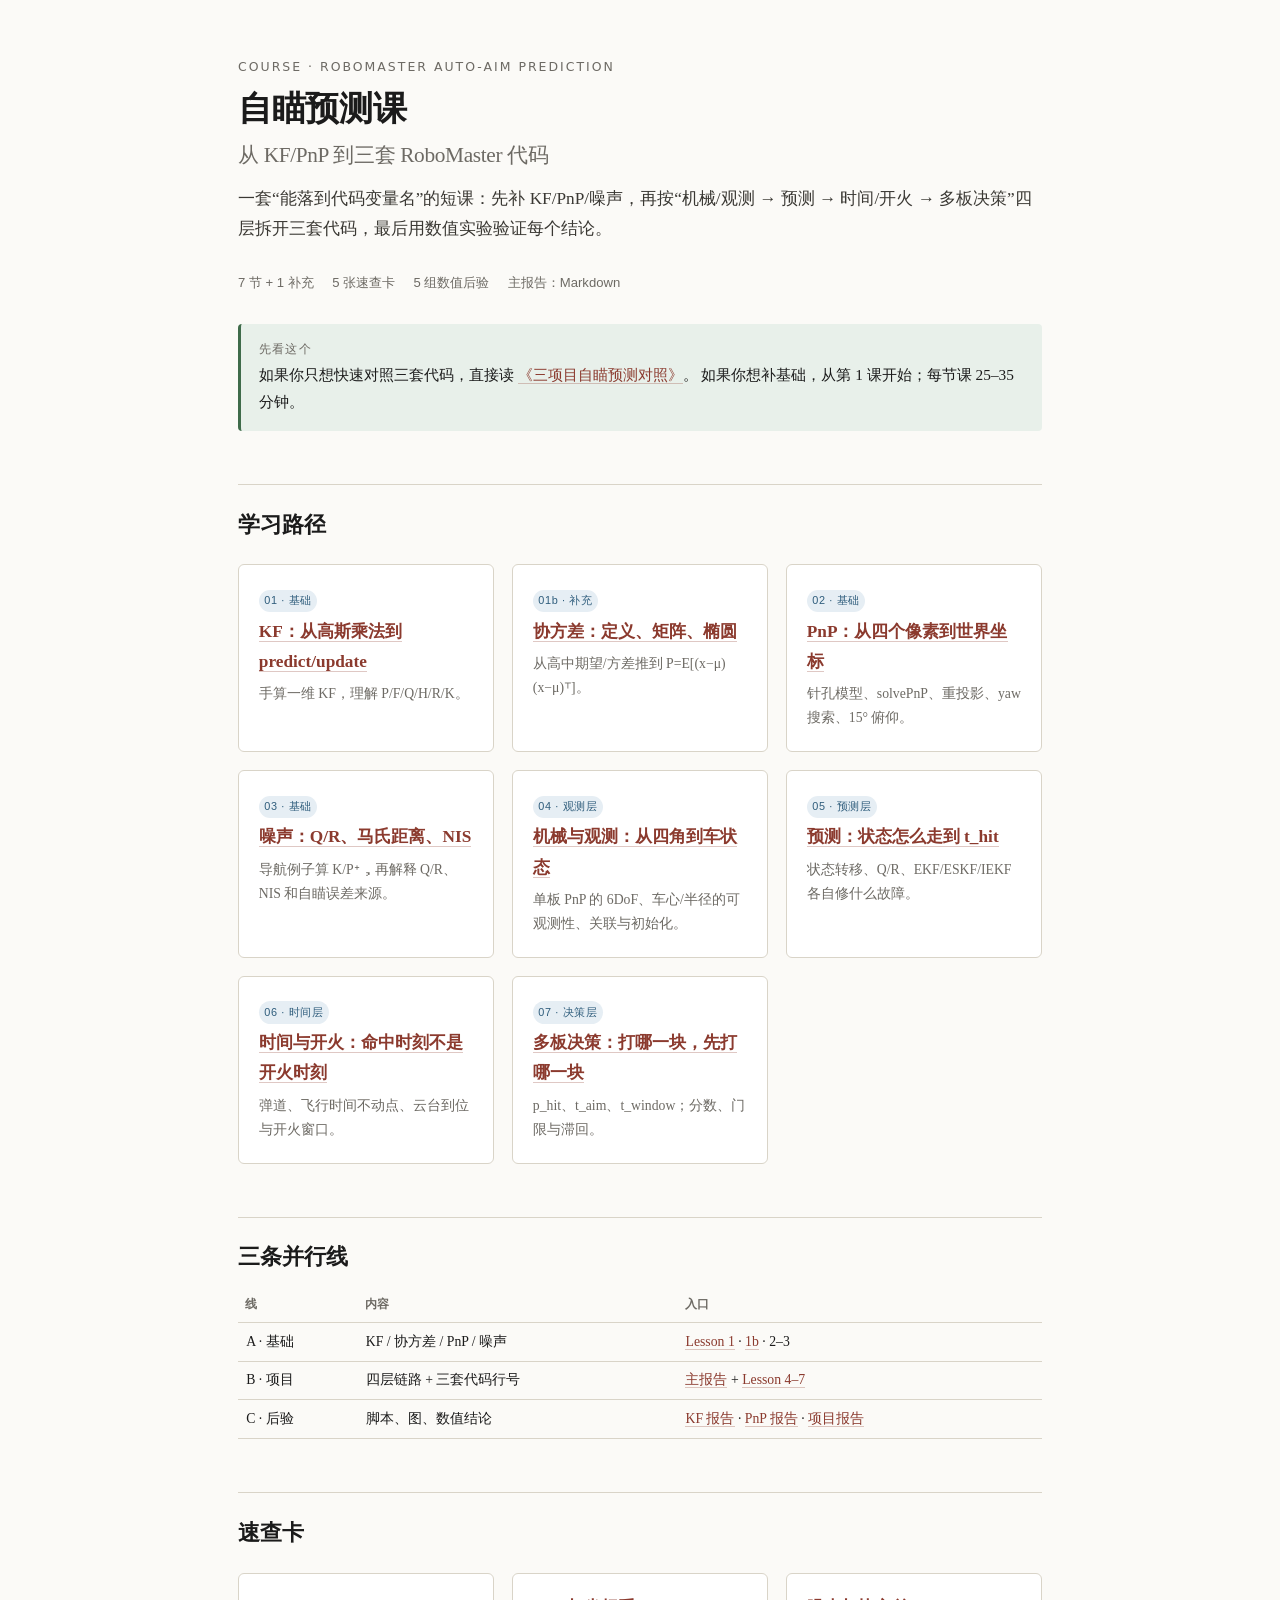
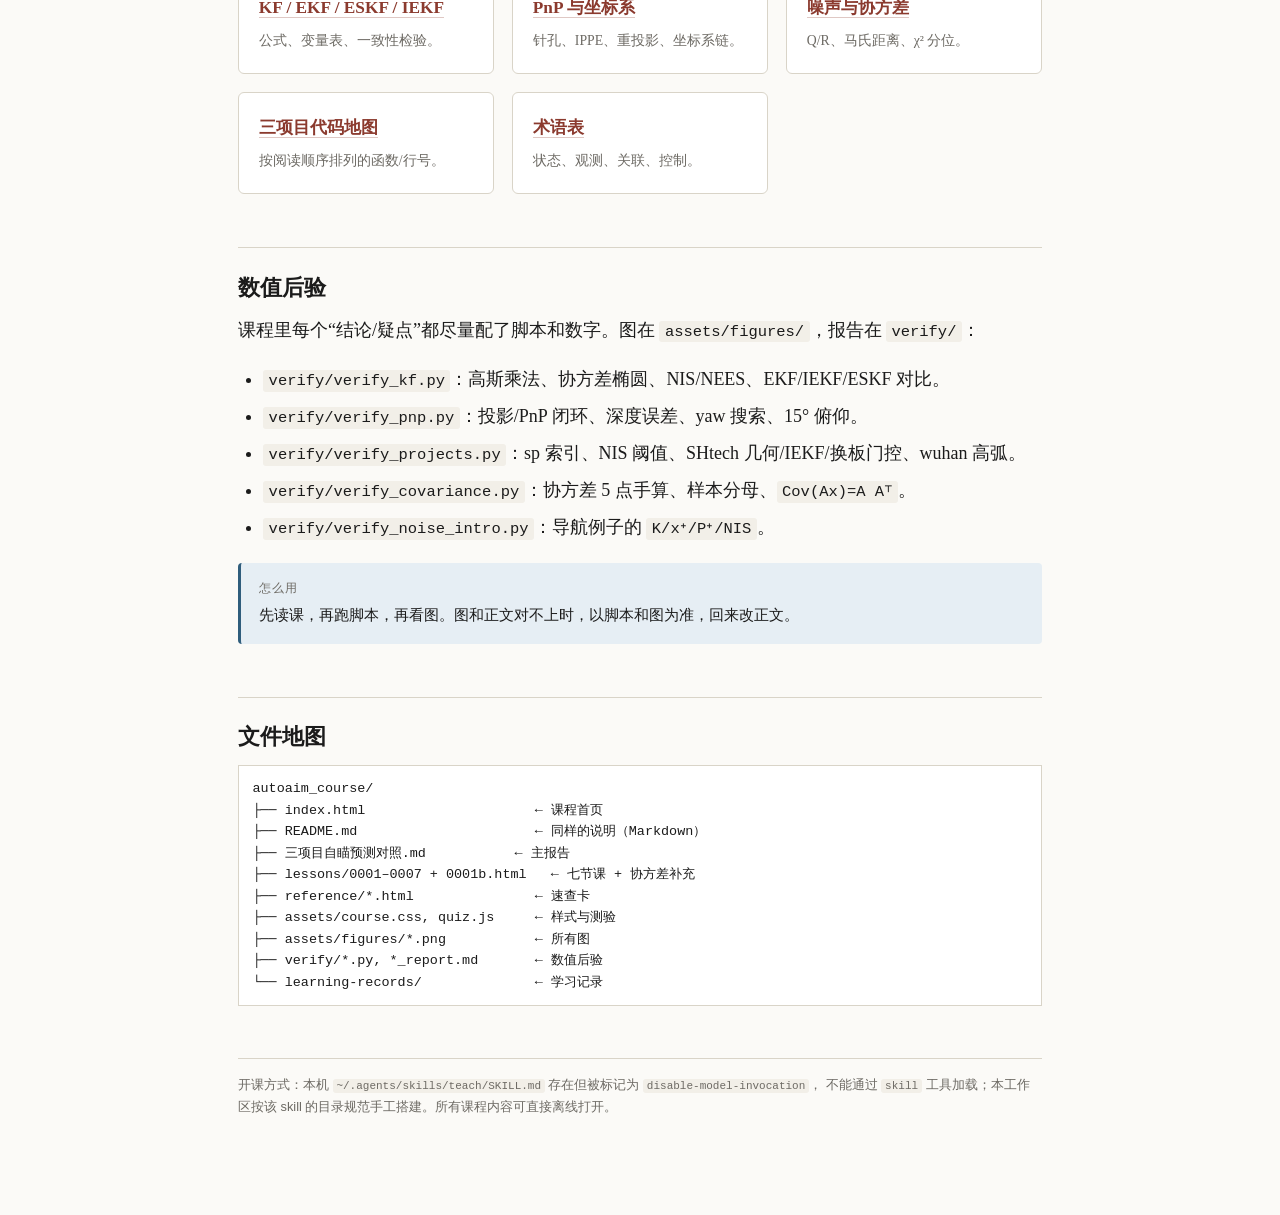
<file: index.html>
<!doctype html>
<html lang="zh-CN">
<head>
<meta charset="utf-8">
<meta name="viewport" content="width=device-width, initial-scale=1">
<title>自瞄预测课 · 从 KF/PnP 到三套 RoboMaster 代码</title>
<link rel="stylesheet" href="assets/course.css">
</head>
<body>
<div class="wrap">

<p class="kicker">Course · RoboMaster Auto-Aim Prediction</p>
<h1>自瞄预测课<br><span style="font-size:.62em;color:#6d6a64;font-weight:400">从 KF/PnP 到三套 RoboMaster 代码</span></h1>
<p class="lede">一套“能落到代码变量名”的短课：先补 KF/PnP/噪声，再按“机械/观测 → 预测 → 时间/开火 → 多板决策”四层拆开三套代码，最后用数值实验验证每个结论。</p>
<p class="meta"><span>7 节 + 1 补充</span><span>5 张速查卡</span><span>5 组数值后验</span><span>主报告：Markdown</span></p>

<div class="box win"><span class="label">先看这个</span>
如果你只想快速对照三套代码，直接读 <a href="三项目自瞄预测对照.md">《三项目自瞄预测对照》</a>。
如果你想补基础，从第 1 课开始；每节课 25–35 分钟。
</div>

<h2>学习路径</h2>
<div class="card-grid">
<div class="card"><span class="tag">01 · 基础</span><h3><a href="lessons/0001-kf-from-gaussian.html">KF：从高斯乘法到 predict/update</a></h3><p>手算一维 KF，理解 P/F/Q/H/R/K。</p></div>
<div class="card"><span class="tag">01b · 补充</span><h3><a href="lessons/0001b-covariance.html">协方差：定义、矩阵、椭圆</a></h3><p>从高中期望/方差推到 P=E[(x−μ)(x−μ)ᵀ]。</p></div>
<div class="card"><span class="tag">02 · 基础</span><h3><a href="lessons/0002-pnp-and-frames.html">PnP：从四个像素到世界坐标</a></h3><p>针孔模型、solvePnP、重投影、yaw 搜索、15° 俯仰。</p></div>
<div class="card"><span class="tag">03 · 基础</span><h3><a href="lessons/0003-noise-covariance-nis.html">噪声：Q/R、马氏距离、NIS</a></h3><p>导航例子算 K/P⁺，再解释 Q/R、NIS 和自瞄误差来源。</p></div>
<div class="card"><span class="tag">04 · 观测层</span><h3><a href="lessons/0004-three-pipelines.html">机械与观测：从四角到车状态</a></h3><p>单板 PnP 的 6DoF、车心/半径的可观测性、关联与初始化。</p></div>
<div class="card"><span class="tag">05 · 预测层</span><h3><a href="lessons/0005-ekf-eskf-iekf.html">预测：状态怎么走到 t_hit</a></h3><p>状态转移、Q/R、EKF/ESKF/IEKF 各自修什么故障。</p></div>
<div class="card"><span class="tag">06 · 时间层</span><h3><a href="lessons/0006-ballistic-and-time.html">时间与开火：命中时刻不是开火时刻</a></h3><p>弹道、飞行时间不动点、云台到位与开火窗口。</p></div>
<div class="card"><span class="tag">07 · 决策层</span><h3><a href="lessons/0007-plate-selection.html">多板决策：打哪一块，先打哪一块</a></h3><p>p_hit、t_aim、t_window；分数、门限与滞回。</p></div>
</div>

<h2>三条并行线</h2>
<table>
<tr><th>线</th><th>内容</th><th>入口</th></tr>
<tr><td>A · 基础</td><td>KF / 协方差 / PnP / 噪声</td><td><a href="lessons/0001-kf-from-gaussian.html">Lesson 1</a> · <a href="lessons/0001b-covariance.html">1b</a> · 2–3</td></tr>
<tr><td>B · 项目</td><td>四层链路 + 三套代码行号</td><td><a href="三项目自瞄预测对照.md">主报告</a> + <a href="lessons/0004-three-pipelines.html">Lesson 4–7</a></td></tr>
<tr><td>C · 后验</td><td>脚本、图、数值结论</td><td><a href="verify/kf_report.md">KF 报告</a> · <a href="verify/pnp_report.md">PnP 报告</a> · <a href="verify/projects_report.md">项目报告</a></td></tr>
</table>

<h2>速查卡</h2>
<div class="card-grid">
<div class="card"><h3><a href="reference/kf-cheatsheet.html">KF / EKF / ESKF / IEKF</a></h3><p>公式、变量表、一致性检验。</p></div>
<div class="card"><h3><a href="reference/pnp-cheatsheet.html">PnP 与坐标系</a></h3><p>针孔、IPPE、重投影、坐标系链。</p></div>
<div class="card"><h3><a href="reference/noise-cheatsheet.html">噪声与协方差</a></h3><p>Q/R、马氏距离、χ² 分位。</p></div>
<div class="card"><h3><a href="reference/project-map.html">三项目代码地图</a></h3><p>按阅读顺序排列的函数/行号。</p></div>
<div class="card"><h3><a href="reference/glossary.html">术语表</a></h3><p>状态、观测、关联、控制。</p></div>
</div>

<h2>数值后验</h2>
<p>课程里每个“结论/疑点”都尽量配了脚本和数字。图在 <code>assets/figures/</code>，报告在 <code>verify/</code>：</p>
<ul>
<li><code>verify/verify_kf.py</code>：高斯乘法、协方差椭圆、NIS/NEES、EKF/IEKF/ESKF 对比。</li>
<li><code>verify/verify_pnp.py</code>：投影/PnP 闭环、深度误差、yaw 搜索、15° 俯仰。</li>
<li><code>verify/verify_projects.py</code>：sp 索引、NIS 阈值、SHtech 几何/IEKF/换板门控、wuhan 高弧。</li>
<li><code>verify/verify_covariance.py</code>：协方差 5 点手算、样本分母、<code>Cov(Ax)=A Aᵀ</code>。</li>
<li><code>verify/verify_noise_intro.py</code>：导航例子的 <code>K/x⁺/P⁺/NIS</code>。</li>
</ul>

<div class="box mathbox"><span class="label">怎么用</span>
先读课，再跑脚本，再看图。图和正文对不上时，以脚本和图为准，回来改正文。
</div>

<h2>文件地图</h2>
<pre class="formula">autoaim_course/
├── index.html                     ← 课程首页
├── README.md                      ← 同样的说明（Markdown）
├── 三项目自瞄预测对照.md           ← 主报告
├── lessons/0001–0007 + 0001b.html   ← 七节课 + 协方差补充
├── reference/*.html               ← 速查卡
├── assets/course.css, quiz.js     ← 样式与测验
├── assets/figures/*.png           ← 所有图
├── verify/*.py, *_report.md       ← 数值后验
└── learning-records/              ← 学习记录</pre>

<div class="footer">
开课方式：本机 <code>~/.agents/skills/teach/SKILL.md</code> 存在但被标记为 <code>disable-model-invocation</code>，
不能通过 <code>skill</code> 工具加载；本工作区按该 skill 的目录规范手工搭建。所有课程内容可直接离线打开。
</div>

</div>
</body>
</html>
</file>
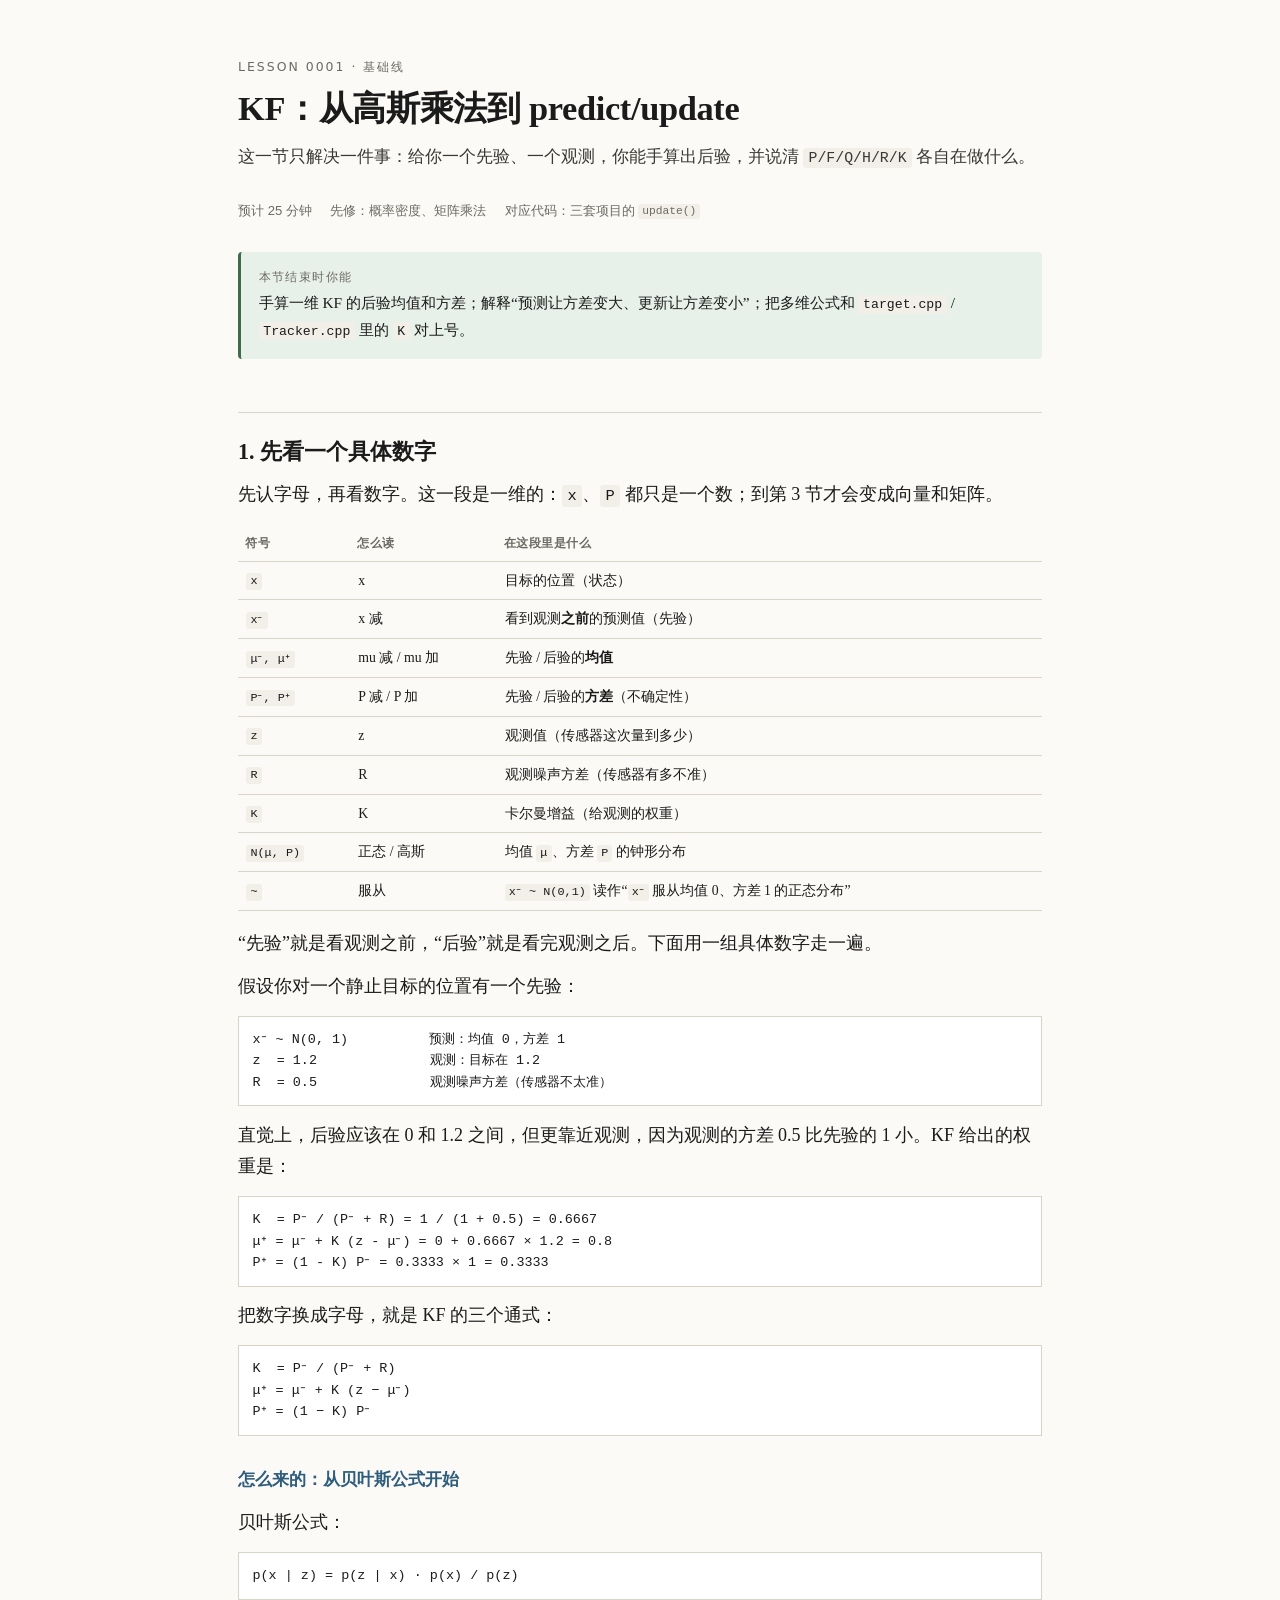
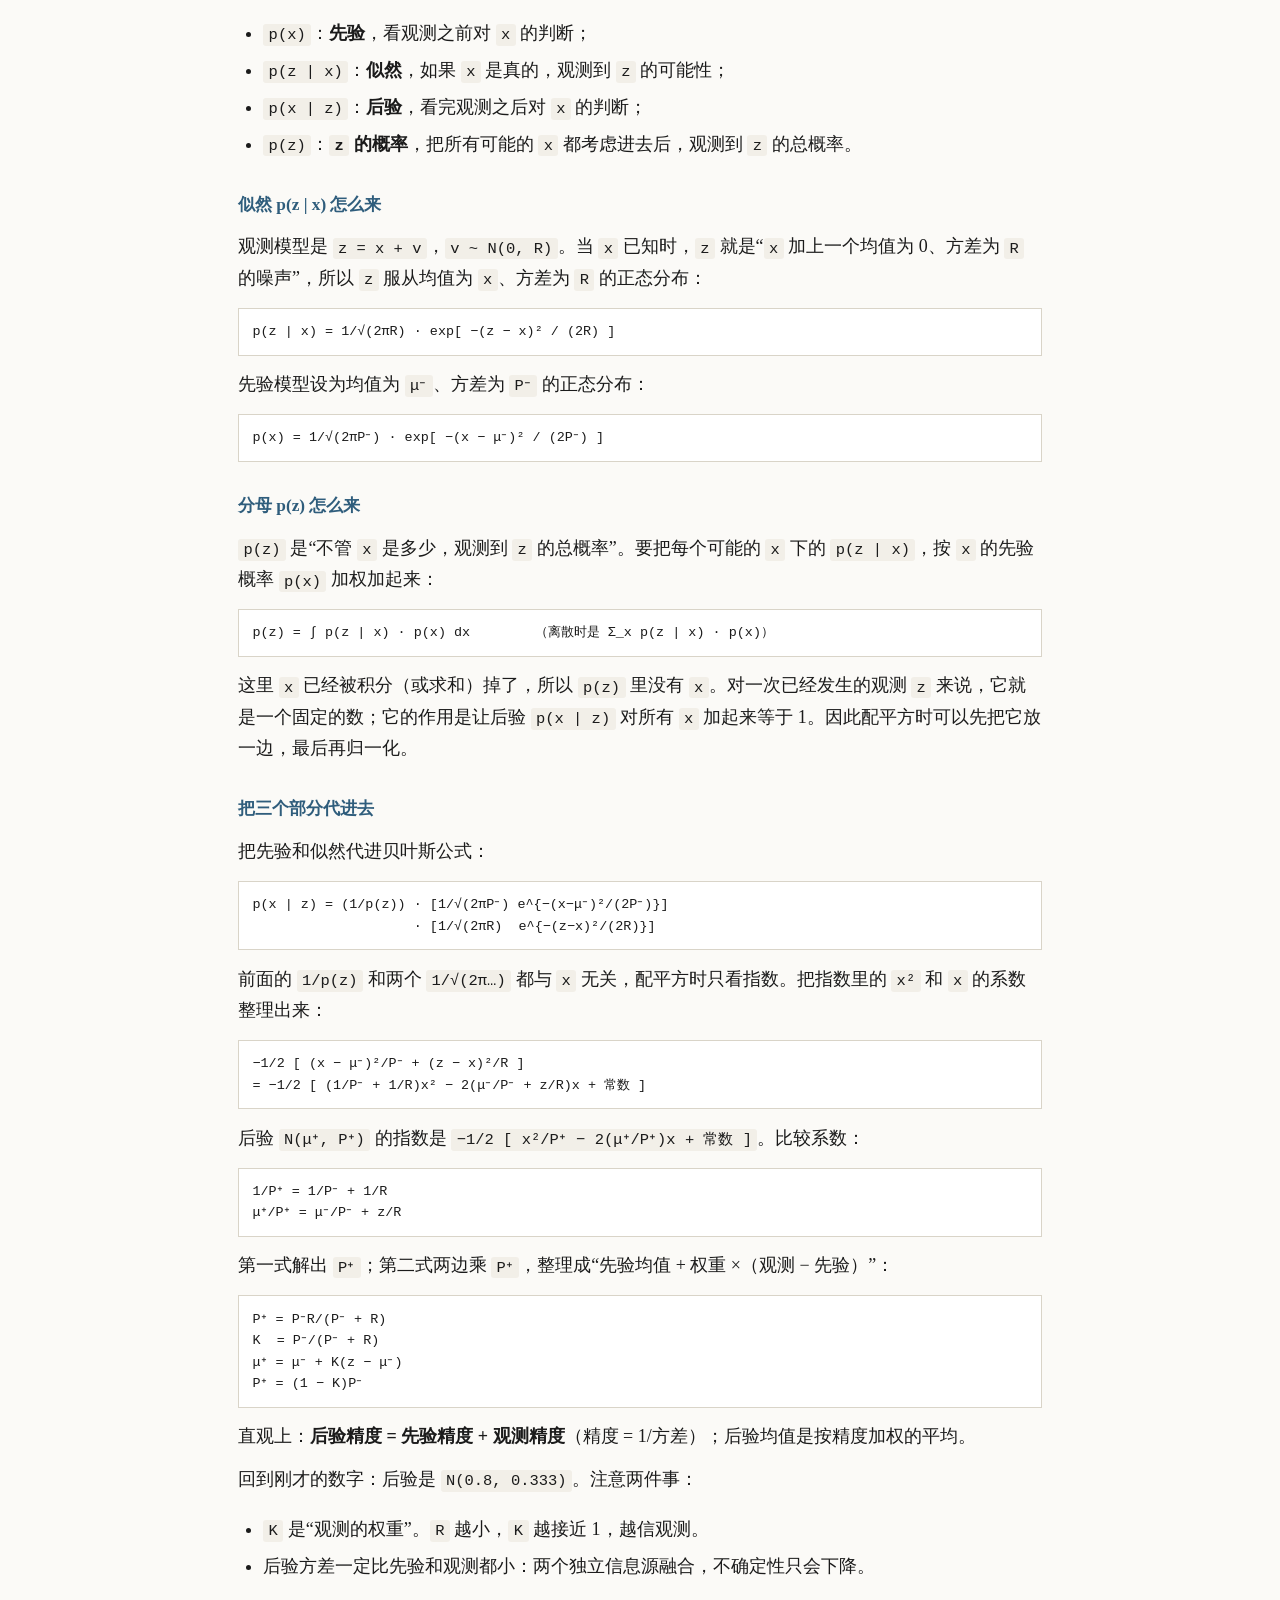
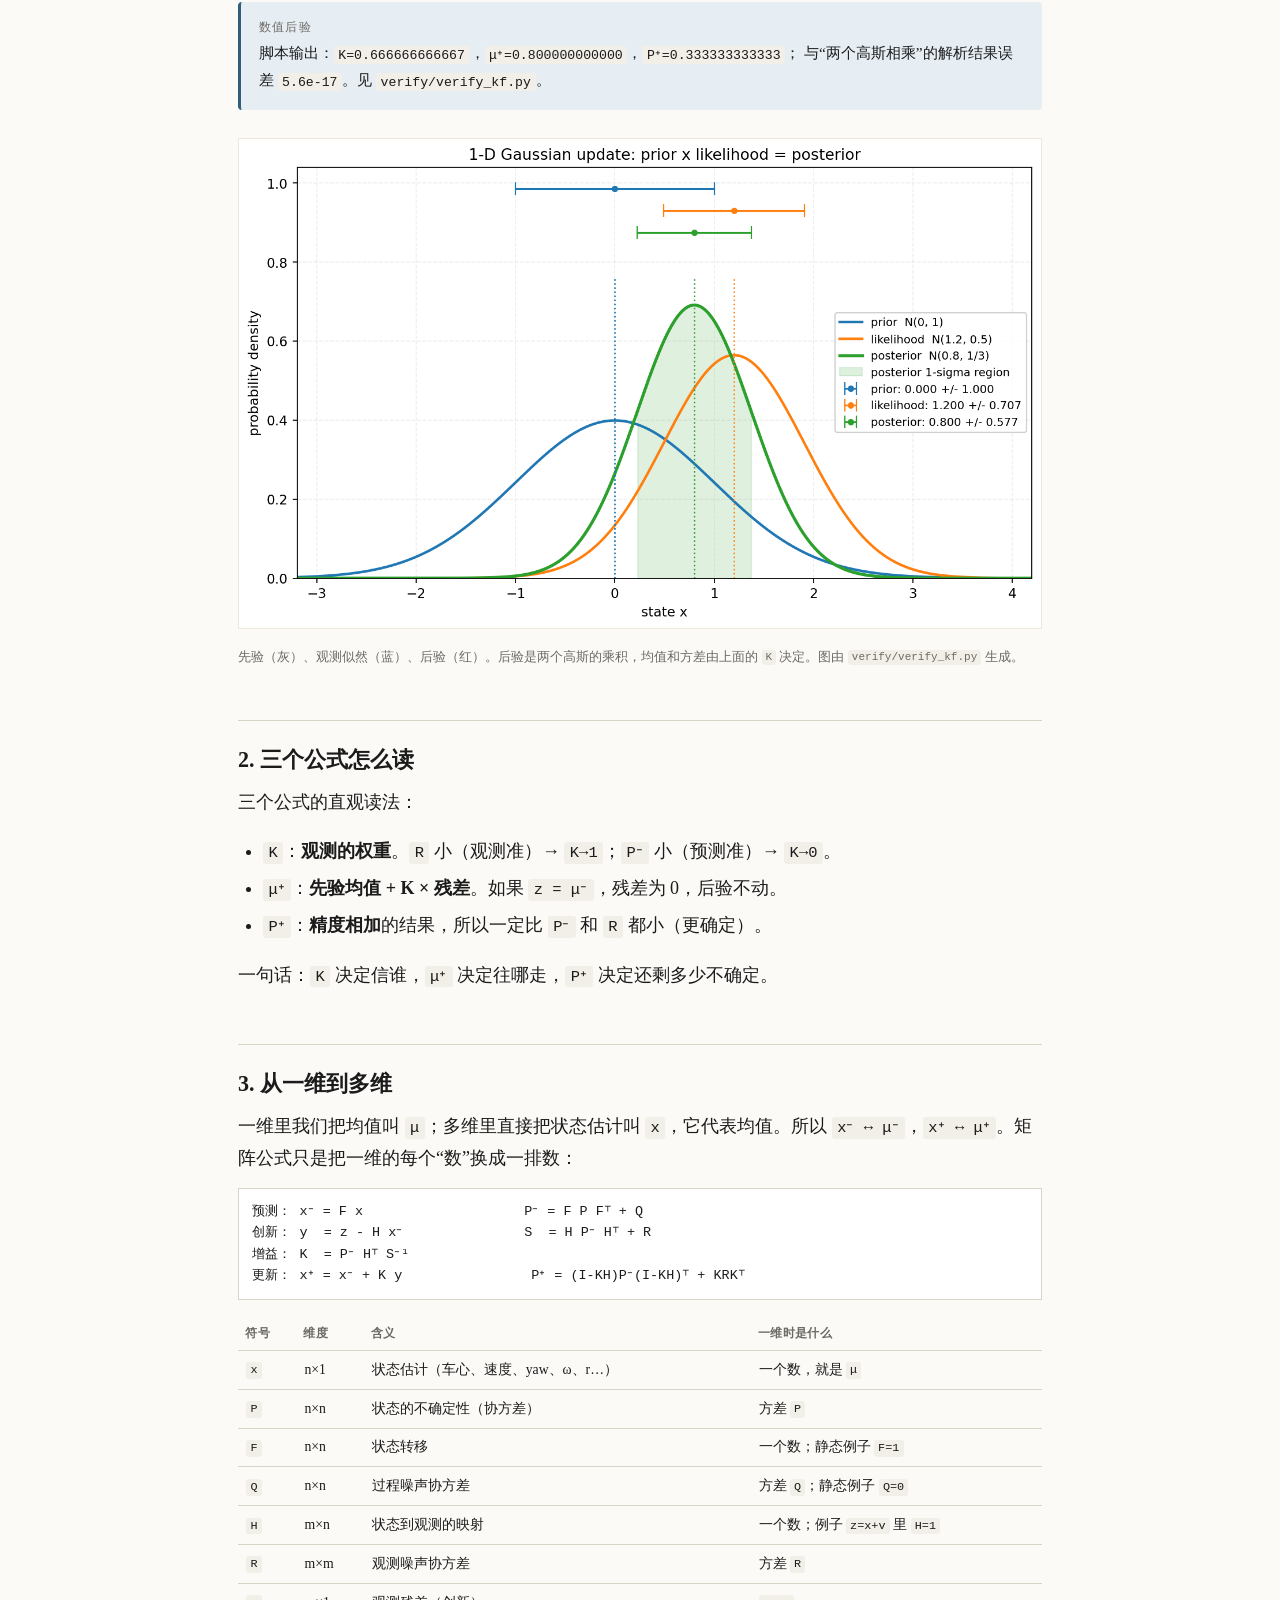
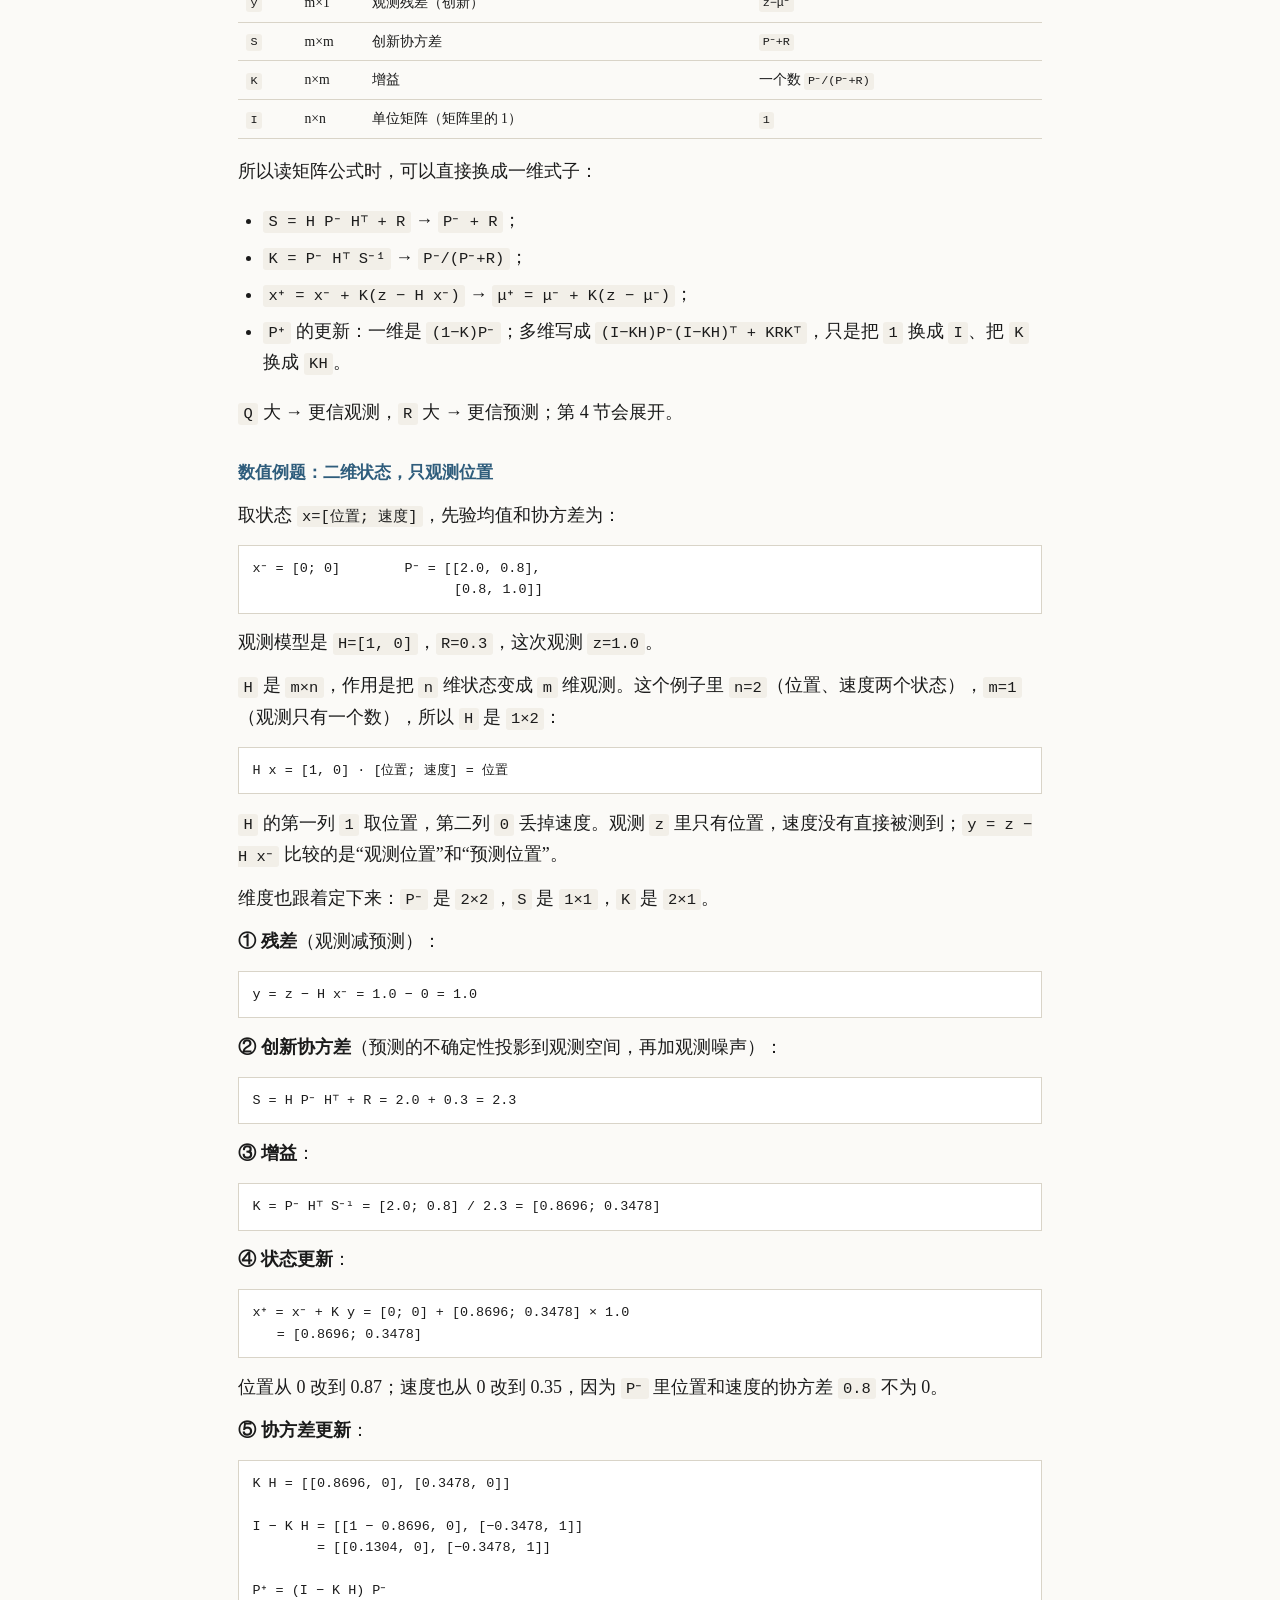
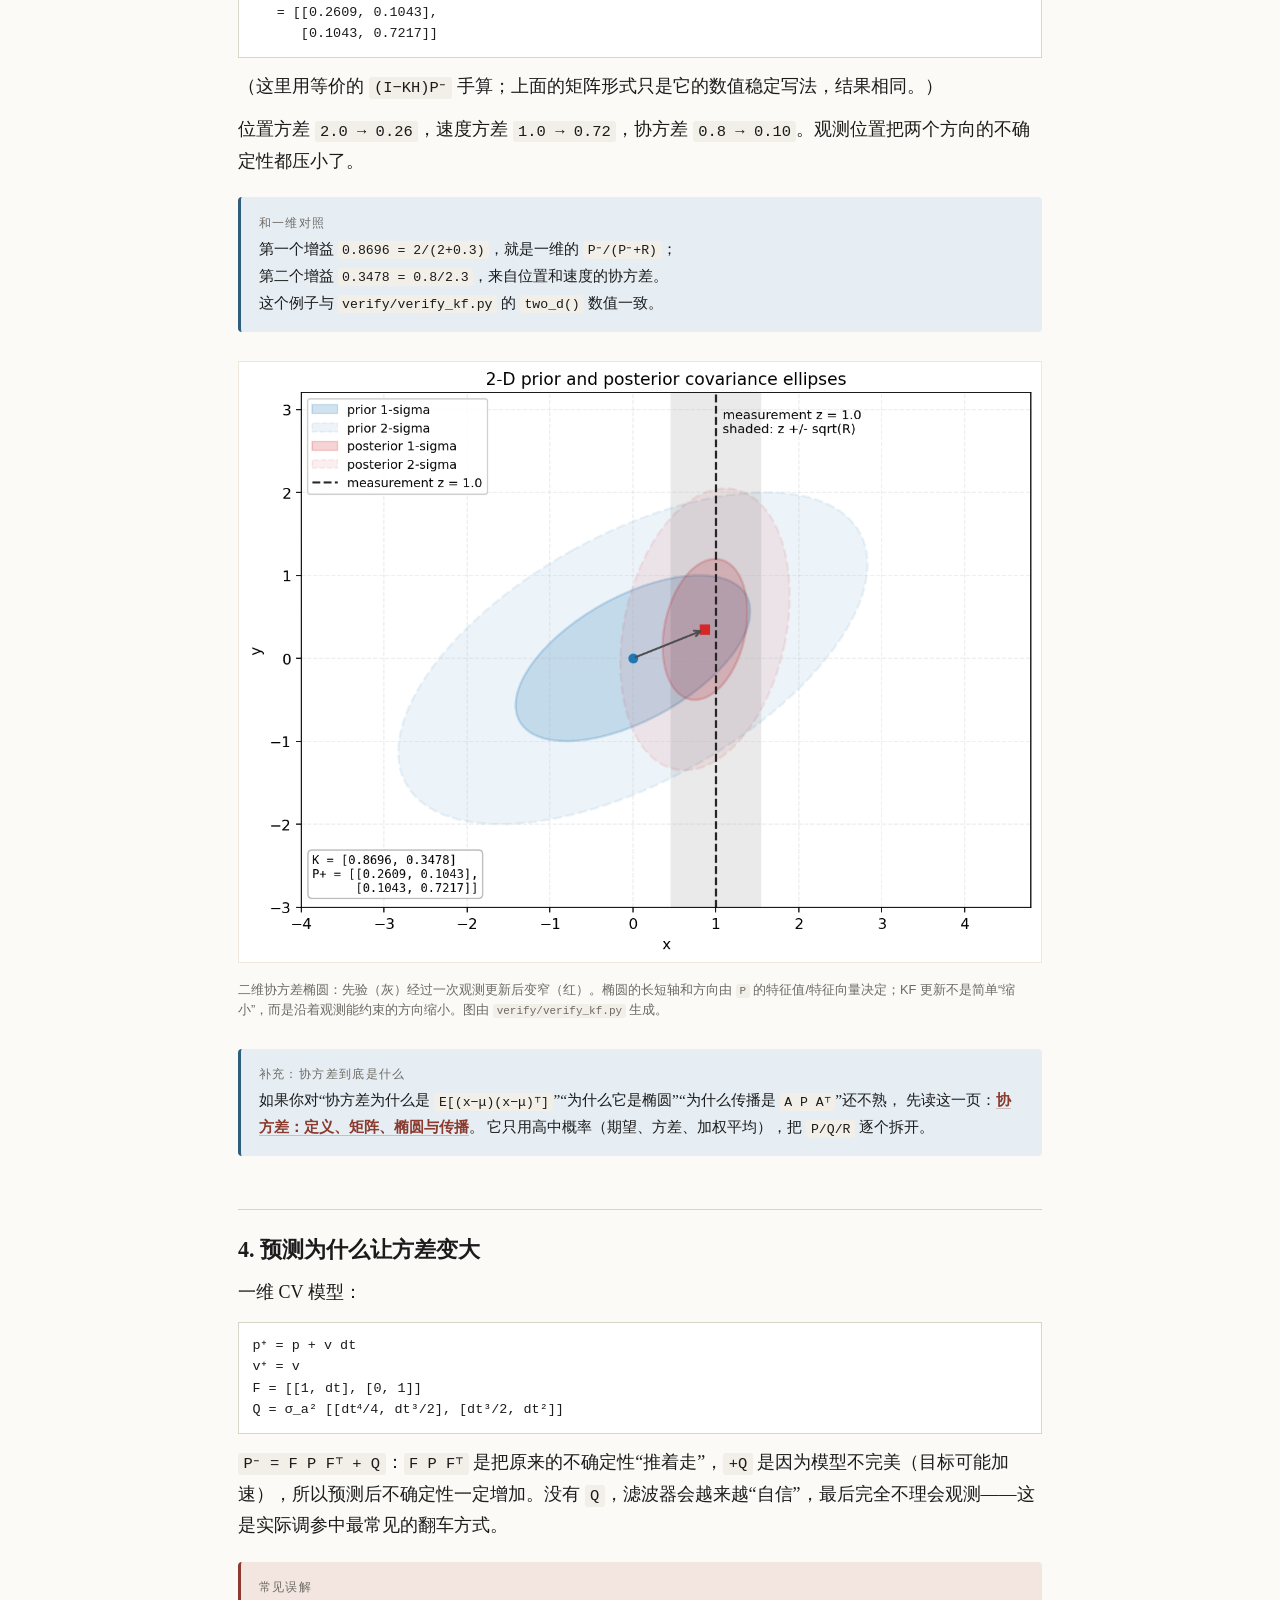
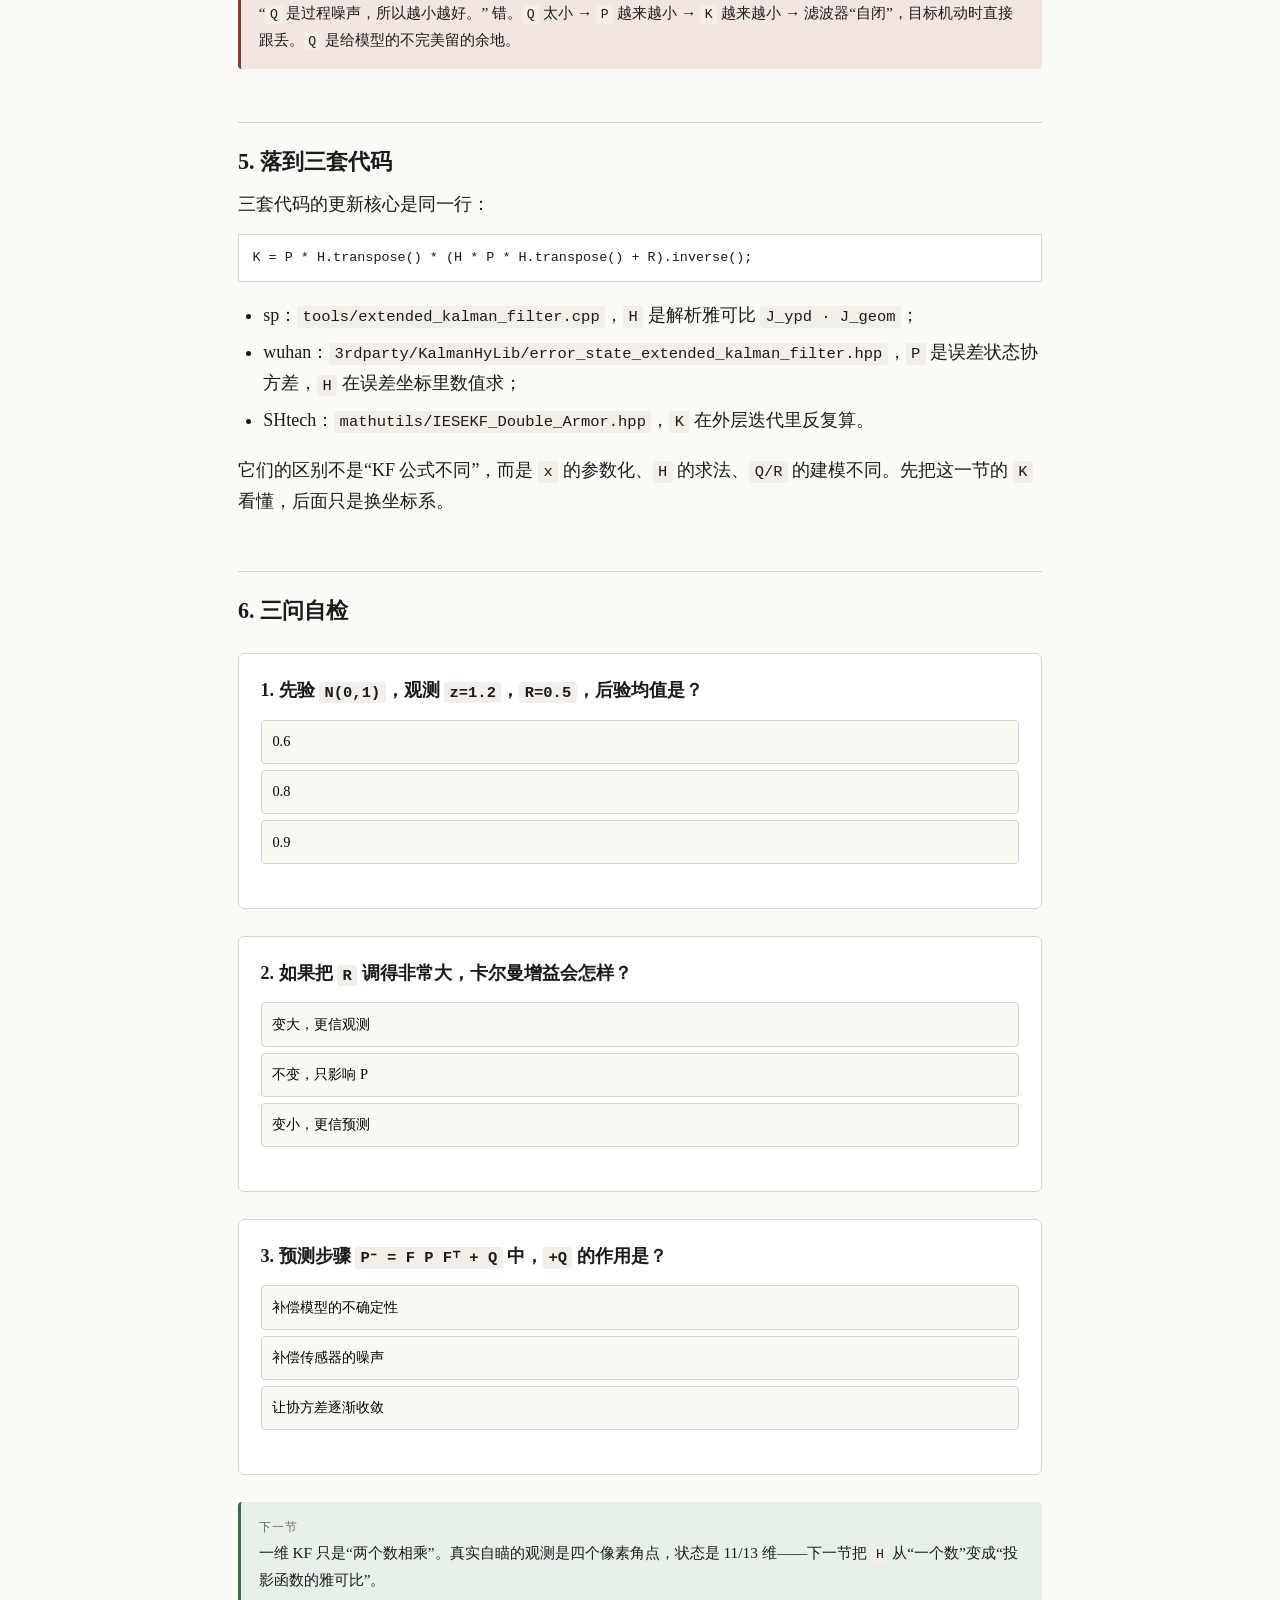
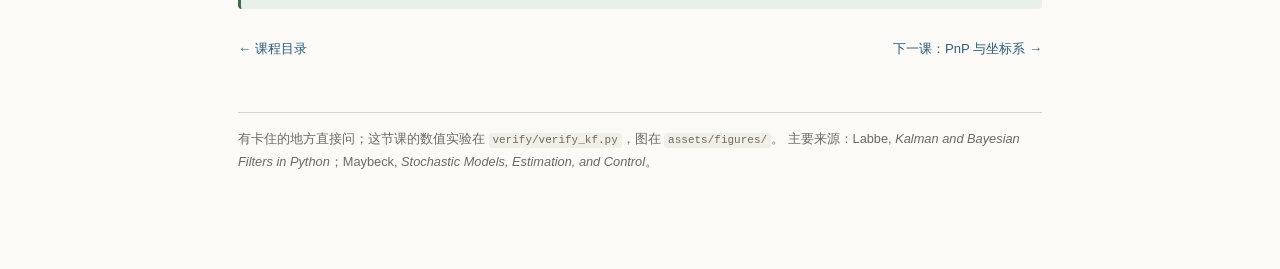
<file: lessons/0001-kf-from-gaussian.html>
<!doctype html>
<html lang="zh-CN">
<head>
<meta charset="utf-8">
<meta name="viewport" content="width=device-width, initial-scale=1">
<title>0001 · KF：从高斯乘法到 predict/update</title>
<link rel="stylesheet" href="../assets/course.css">
</head>
<body>
<div class="wrap">

<p class="kicker">Lesson 0001 · 基础线</p>
<h1>KF：从高斯乘法到 predict/update</h1>
<p class="lede">这一节只解决一件事：给你一个先验、一个观测，你能手算出后验，并说清 <code>P/F/Q/H/R/K</code> 各自在做什么。</p>
<p class="meta"><span>预计 25 分钟</span><span>先修：概率密度、矩阵乘法</span><span>对应代码：三套项目的 <code>update()</code></span></p>

<div class="box win"><span class="label">本节结束时你能</span>
手算一维 KF 的后验均值和方差；解释“预测让方差变大、更新让方差变小”；把多维公式和 <code>target.cpp</code> / <code>Tracker.cpp</code> 里的 <code>K</code> 对上号。
</div>

<h2>1. 先看一个具体数字</h2>

<p>先认字母，再看数字。这一段是一维的：<code>x</code>、<code>P</code> 都只是一个数；到第 3 节才会变成向量和矩阵。</p>

<table>
<tr><th>符号</th><th>怎么读</th><th>在这段里是什么</th></tr>
<tr><td><code>x</code></td><td>x</td><td>目标的位置（状态）</td></tr>
<tr><td><code>x⁻</code></td><td>x 减</td><td>看到观测<strong>之前</strong>的预测值（先验）</td></tr>
<tr><td><code>μ⁻, μ⁺</code></td><td>mu 减 / mu 加</td><td>先验 / 后验的<strong>均值</strong></td></tr>
<tr><td><code>P⁻, P⁺</code></td><td>P 减 / P 加</td><td>先验 / 后验的<strong>方差</strong>（不确定性）</td></tr>
<tr><td><code>z</code></td><td>z</td><td>观测值（传感器这次量到多少）</td></tr>
<tr><td><code>R</code></td><td>R</td><td>观测噪声方差（传感器有多不准）</td></tr>
<tr><td><code>K</code></td><td>K</td><td>卡尔曼增益（给观测的权重）</td></tr>
<tr><td><code>N(μ, P)</code></td><td>正态 / 高斯</td><td>均值 <code>μ</code>、方差 <code>P</code> 的钟形分布</td></tr>
<tr><td><code>~</code></td><td>服从</td><td><code>x⁻ ~ N(0,1)</code> 读作“<code>x⁻</code> 服从均值 0、方差 1 的正态分布”</td></tr>
</table>

<p>“先验”就是看观测之前，“后验”就是看完观测之后。下面用一组具体数字走一遍。</p>

<p>假设你对一个静止目标的位置有一个先验：</p>
<pre class="formula">x⁻ ~ N(0, 1)          预测：均值 0，方差 1
z  = 1.2              观测：目标在 1.2
R  = 0.5              观测噪声方差（传感器不太准）</pre>

<p>直觉上，后验应该在 0 和 1.2 之间，但更靠近观测，因为观测的方差 0.5 比先验的 1 小。KF 给出的权重是：</p>

<pre class="formula">K  = P⁻ / (P⁻ + R) = 1 / (1 + 0.5) = 0.6667
μ⁺ = μ⁻ + K (z - μ⁻) = 0 + 0.6667 × 1.2 = 0.8
P⁺ = (1 - K) P⁻ = 0.3333 × 1 = 0.3333</pre>

<p>把数字换成字母，就是 KF 的三个通式：</p>

<pre class="formula">K  = P⁻ / (P⁻ + R)
μ⁺ = μ⁻ + K (z − μ⁻)
P⁺ = (1 − K) P⁻</pre>

<h3>怎么来的：从贝叶斯公式开始</h3>

<p>贝叶斯公式：</p>

<pre class="formula">p(x | z) = p(z | x) · p(x) / p(z)</pre>

<ul>
<li><code>p(x)</code>：<strong>先验</strong>，看观测之前对 <code>x</code> 的判断；</li>
<li><code>p(z | x)</code>：<strong>似然</strong>，如果 <code>x</code> 是真的，观测到 <code>z</code> 的可能性；</li>
<li><code>p(x | z)</code>：<strong>后验</strong>，看完观测之后对 <code>x</code> 的判断；</li>
<li><code>p(z)</code>：<strong><code>z</code> 的概率</strong>，把所有可能的 <code>x</code> 都考虑进去后，观测到 <code>z</code> 的总概率。</li>
</ul>

<h3>似然 p(z | x) 怎么来</h3>

<p>观测模型是 <code>z = x + v</code>，<code>v ~ N(0, R)</code>。当 <code>x</code> 已知时，<code>z</code> 就是“<code>x</code> 加上一个均值为 0、方差为 <code>R</code> 的噪声”，所以 <code>z</code> 服从均值为 <code>x</code>、方差为 <code>R</code> 的正态分布：</p>

<pre class="formula">p(z | x) = 1/√(2πR) · exp[ −(z − x)² / (2R) ]</pre>

<p>先验模型设为均值为 <code>μ⁻</code>、方差为 <code>P⁻</code> 的正态分布：</p>

<pre class="formula">p(x) = 1/√(2πP⁻) · exp[ −(x − μ⁻)² / (2P⁻) ]</pre>

<h3>分母 p(z) 怎么来</h3>

<p><code>p(z)</code> 是“不管 <code>x</code> 是多少，观测到 <code>z</code> 的总概率”。要把每个可能的 <code>x</code> 下的 <code>p(z | x)</code>，按 <code>x</code> 的先验概率 <code>p(x)</code> 加权加起来：</p>

<pre class="formula">p(z) = ∫ p(z | x) · p(x) dx        （离散时是 Σ_x p(z | x) · p(x)）</pre>

<p>这里 <code>x</code> 已经被积分（或求和）掉了，所以 <code>p(z)</code> 里没有 <code>x</code>。对一次已经发生的观测 <code>z</code> 来说，它就是一个固定的数；它的作用是让后验 <code>p(x | z)</code> 对所有 <code>x</code> 加起来等于 1。因此配平方时可以先把它放一边，最后再归一化。</p>

<h3>把三个部分代进去</h3>

<p>把先验和似然代进贝叶斯公式：</p>

<pre class="formula">p(x | z) = (1/p(z)) · [1/√(2πP⁻) e^{−(x−μ⁻)²/(2P⁻)}]
                    · [1/√(2πR)  e^{−(z−x)²/(2R)}]</pre>

<p>前面的 <code>1/p(z)</code> 和两个 <code>1/√(2π…)</code> 都与 <code>x</code> 无关，配平方时只看指数。把指数里的 <code>x²</code> 和 <code>x</code> 的系数整理出来：</p>

<pre class="formula">−1/2 [ (x − μ⁻)²/P⁻ + (z − x)²/R ]
= −1/2 [ (1/P⁻ + 1/R)x² − 2(μ⁻/P⁻ + z/R)x + 常数 ]</pre>

<p>后验 <code>N(μ⁺, P⁺)</code> 的指数是 <code>−1/2 [ x²/P⁺ − 2(μ⁺/P⁺)x + 常数 ]</code>。比较系数：</p>

<pre class="formula">1/P⁺ = 1/P⁻ + 1/R
μ⁺/P⁺ = μ⁻/P⁻ + z/R</pre>

<p>第一式解出 <code>P⁺</code>；第二式两边乘 <code>P⁺</code>，整理成“先验均值 + 权重 ×（观测 − 先验）”：</p>

<pre class="formula">P⁺ = P⁻R/(P⁻ + R)
K  = P⁻/(P⁻ + R)
μ⁺ = μ⁻ + K(z − μ⁻)
P⁺ = (1 − K)P⁻</pre>

<p>直观上：<strong>后验精度 = 先验精度 + 观测精度</strong>（精度 = 1/方差）；后验均值是按精度加权的平均。</p>

<p>回到刚才的数字：后验是 <code>N(0.8, 0.333)</code>。注意两件事：</p>
<ul>
<li><code>K</code> 是“观测的权重”。<code>R</code> 越小，<code>K</code> 越接近 1，越信观测。</li>
<li>后验方差一定比先验和观测都小：两个独立信息源融合，不确定性只会下降。</li>
</ul>

<div class="box mathbox"><span class="label">数值后验</span>
脚本输出：<code>K=0.666666666667</code>，<code>μ⁺=0.800000000000</code>，<code>P⁺=0.333333333333</code>；
与“两个高斯相乘”的解析结果误差 <code>5.6e-17</code>。见 <code>verify/verify_kf.py</code>。
</div>

<figure>
<img src="../assets/figures/kf_prior_posterior.png" alt="Prior, likelihood and posterior">
<figcaption>先验（灰）、观测似然（蓝）、后验（红）。后验是两个高斯的乘积，均值和方差由上面的 <code>K</code> 决定。图由 <code>verify/verify_kf.py</code> 生成。</figcaption>
</figure>

<h2>2. 三个公式怎么读</h2>

<p>三个公式的直观读法：</p>

<ul>
<li><code>K</code>：<strong>观测的权重</strong>。<code>R</code> 小（观测准）→ <code>K→1</code>；<code>P⁻</code> 小（预测准）→ <code>K→0</code>。</li>
<li><code>μ⁺</code>：<strong>先验均值 + K × 残差</strong>。如果 <code>z = μ⁻</code>，残差为 0，后验不动。</li>
<li><code>P⁺</code>：<strong>精度相加</strong>的结果，所以一定比 <code>P⁻</code> 和 <code>R</code> 都小（更确定）。</li>
</ul>

<p>一句话：<code>K</code> 决定信谁，<code>μ⁺</code> 决定往哪走，<code>P⁺</code> 决定还剩多少不确定。</p>

<h2>3. 从一维到多维</h2>

<p>一维里我们把均值叫 <code>μ</code>；多维里直接把状态估计叫 <code>x</code>，它代表均值。所以 <code>x⁻ ↔ μ⁻</code>，<code>x⁺ ↔ μ⁺</code>。矩阵公式只是把一维的每个“数”换成一排数：</p>

<pre class="formula">预测： x⁻ = F x                    P⁻ = F P Fᵀ + Q
创新： y  = z - H x⁻               S  = H P⁻ Hᵀ + R
增益： K  = P⁻ Hᵀ S⁻¹
更新： x⁺ = x⁻ + K y                P⁺ = (I-KH)P⁻(I-KH)ᵀ + KRKᵀ</pre>

<table>
<tr><th>符号</th><th>维度</th><th>含义</th><th>一维时是什么</th></tr>
<tr><td><code>x</code></td><td>n×1</td><td>状态估计（车心、速度、yaw、ω、r…）</td><td>一个数，就是 <code>μ</code></td></tr>
<tr><td><code>P</code></td><td>n×n</td><td>状态的不确定性（协方差）</td><td>方差 <code>P</code></td></tr>
<tr><td><code>F</code></td><td>n×n</td><td>状态转移</td><td>一个数；静态例子 <code>F=1</code></td></tr>
<tr><td><code>Q</code></td><td>n×n</td><td>过程噪声协方差</td><td>方差 <code>Q</code>；静态例子 <code>Q=0</code></td></tr>
<tr><td><code>H</code></td><td>m×n</td><td>状态到观测的映射</td><td>一个数；例子 <code>z=x+v</code> 里 <code>H=1</code></td></tr>
<tr><td><code>R</code></td><td>m×m</td><td>观测噪声协方差</td><td>方差 <code>R</code></td></tr>
<tr><td><code>y</code></td><td>m×1</td><td>观测残差（创新）</td><td><code>z−μ⁻</code></td></tr>
<tr><td><code>S</code></td><td>m×m</td><td>创新协方差</td><td><code>P⁻+R</code></td></tr>
<tr><td><code>K</code></td><td>n×m</td><td>增益</td><td>一个数 <code>P⁻/(P⁻+R)</code></td></tr>
<tr><td><code>I</code></td><td>n×n</td><td>单位矩阵（矩阵里的 1）</td><td><code>1</code></td></tr>
</table>

<p>所以读矩阵公式时，可以直接换成一维式子：</p>

<ul>
<li><code>S = H P⁻ Hᵀ + R</code> → <code>P⁻ + R</code>；</li>
<li><code>K = P⁻ Hᵀ S⁻¹</code> → <code>P⁻/(P⁻+R)</code>；</li>
<li><code>x⁺ = x⁻ + K(z − H x⁻)</code> → <code>μ⁺ = μ⁻ + K(z − μ⁻)</code>；</li>
<li><code>P⁺</code> 的更新：一维是 <code>(1−K)P⁻</code>；多维写成 <code>(I−KH)P⁻(I−KH)ᵀ + KRKᵀ</code>，只是把 <code>1</code> 换成 <code>I</code>、把 <code>K</code> 换成 <code>KH</code>。</li>
</ul>

<p><code>Q</code> 大 → 更信观测，<code>R</code> 大 → 更信预测；第 4 节会展开。</p>

<h3>数值例题：二维状态，只观测位置</h3>

<p>取状态 <code>x=[位置; 速度]</code>，先验均值和协方差为：</p>

<pre class="formula">x⁻ = [0; 0]        P⁻ = [[2.0, 0.8],
                         [0.8, 1.0]]</pre>

<p>观测模型是 <code>H=[1, 0]</code>，<code>R=0.3</code>，这次观测 <code>z=1.0</code>。</p>

<p><code>H</code> 是 <code>m×n</code>，作用是把 <code>n</code> 维状态变成 <code>m</code> 维观测。这个例子里 <code>n=2</code>（位置、速度两个状态），<code>m=1</code>（观测只有一个数），所以 <code>H</code> 是 <code>1×2</code>：</p>

<pre class="formula">H x = [1, 0] · [位置; 速度] = 位置</pre>

<p><code>H</code> 的第一列 <code>1</code> 取位置，第二列 <code>0</code> 丢掉速度。观测 <code>z</code> 里只有位置，速度没有直接被测到；<code>y = z − H x⁻</code> 比较的是“观测位置”和“预测位置”。</p>

<p>维度也跟着定下来：<code>P⁻</code> 是 <code>2×2</code>，<code>S</code> 是 <code>1×1</code>，<code>K</code> 是 <code>2×1</code>。</p>

<p><strong>① 残差</strong>（观测减预测）：</p>

<pre class="formula">y = z − H x⁻ = 1.0 − 0 = 1.0</pre>

<p><strong>② 创新协方差</strong>（预测的不确定性投影到观测空间，再加观测噪声）：</p>

<pre class="formula">S = H P⁻ Hᵀ + R = 2.0 + 0.3 = 2.3</pre>

<p><strong>③ 增益</strong>：</p>

<pre class="formula">K = P⁻ Hᵀ S⁻¹ = [2.0; 0.8] / 2.3 = [0.8696; 0.3478]</pre>

<p><strong>④ 状态更新</strong>：</p>

<pre class="formula">x⁺ = x⁻ + K y = [0; 0] + [0.8696; 0.3478] × 1.0
   = [0.8696; 0.3478]</pre>

<p>位置从 0 改到 0.87；速度也从 0 改到 0.35，因为 <code>P⁻</code> 里位置和速度的协方差 <code>0.8</code> 不为 0。</p>

<p><strong>⑤ 协方差更新</strong>：</p>

<pre class="formula">K H = [[0.8696, 0], [0.3478, 0]]

I − K H = [[1 − 0.8696, 0], [−0.3478, 1]]
        = [[0.1304, 0], [−0.3478, 1]]

P⁺ = (I − K H) P⁻
   = [[0.2609, 0.1043],
      [0.1043, 0.7217]]</pre>

<p>（这里用等价的 <code>(I−KH)P⁻</code> 手算；上面的矩阵形式只是它的数值稳定写法，结果相同。）</p>

<p>位置方差 <code>2.0 → 0.26</code>，速度方差 <code>1.0 → 0.72</code>，协方差 <code>0.8 → 0.10</code>。观测位置把两个方向的不确定性都压小了。</p>

<div class="box mathbox"><span class="label">和一维对照</span>
第一个增益 <code>0.8696 = 2/(2+0.3)</code>，就是一维的 <code>P⁻/(P⁻+R)</code>；<br>
第二个增益 <code>0.3478 = 0.8/2.3</code>，来自位置和速度的协方差。<br>
这个例子与 <code>verify/verify_kf.py</code> 的 <code>two_d()</code> 数值一致。
</div>

<figure>
<img src="../assets/figures/kf_cov_ellipse.png" alt="Covariance ellipse before and after update">
<figcaption>二维协方差椭圆：先验（灰）经过一次观测更新后变窄（红）。椭圆的长短轴和方向由 <code>P</code> 的特征值/特征向量决定；KF 更新不是简单“缩小”，而是沿着观测能约束的方向缩小。图由 <code>verify/verify_kf.py</code> 生成。</figcaption>
</figure>

<div class="box mathbox"><span class="label">补充：协方差到底是什么</span>
如果你对“协方差为什么是 <code>E[(x−μ)(x−μ)ᵀ]</code>”“为什么它是椭圆”“为什么传播是 <code>A P Aᵀ</code>”还不熟，
先读这一页：<a href="0001b-covariance.html"><strong>协方差：定义、矩阵、椭圆与传播</strong></a>。
它只用高中概率（期望、方差、加权平均），把 <code>P/Q/R</code> 逐个拆开。
</div>

<h2>4. 预测为什么让方差变大</h2>

<p>一维 CV 模型：</p>
<pre class="formula">p⁺ = p + v dt
v⁺ = v
F = [[1, dt], [0, 1]]
Q = σ_a² [[dt⁴/4, dt³/2], [dt³/2, dt²]]</pre>

<p><code>P⁻ = F P Fᵀ + Q</code>：<code>F P Fᵀ</code> 是把原来的不确定性“推着走”，<code>+Q</code> 是因为模型不完美（目标可能加速），所以预测后不确定性一定增加。没有 <code>Q</code>，滤波器会越来越“自信”，最后完全不理会观测——这是实际调参中最常见的翻车方式。</p>

<div class="box pitfall"><span class="label">常见误解</span>
“<code>Q</code> 是过程噪声，所以越小越好。” 错。<code>Q</code> 太小 → <code>P</code> 越来越小 → <code>K</code> 越来越小 → 滤波器“自闭”，目标机动时直接跟丢。<code>Q</code> 是给模型的不完美留的余地。
</div>

<h2>5. 落到三套代码</h2>

<p>三套代码的更新核心是同一行：</p>

<pre class="formula">K = P * H.transpose() * (H * P * H.transpose() + R).inverse();</pre>

<ul>
<li>sp：<code>tools/extended_kalman_filter.cpp</code>，<code>H</code> 是解析雅可比 <code>J_ypd · J_geom</code>；</li>
<li>wuhan：<code>3rdparty/KalmanHyLib/error_state_extended_kalman_filter.hpp</code>，<code>P</code> 是误差状态协方差，<code>H</code> 在误差坐标里数值求；</li>
<li>SHtech：<code>mathutils/IESEKF_Double_Armor.hpp</code>，<code>K</code> 在外层迭代里反复算。</li>
</ul>

<p>它们的区别不是“KF 公式不同”，而是 <code>x</code> 的参数化、<code>H</code> 的求法、<code>Q/R</code> 的建模不同。先把这一节的 <code>K</code> 看懂，后面只是换坐标系。</p>

<h2>6. 三问自检</h2>

<div class="quiz" data-answer="b">
<p class="q">1. 先验 <code>N(0,1)</code>，观测 <code>z=1.2</code>，<code>R=0.5</code>，后验均值是？</p>
<button data-choice="a" data-why="这是把观测权重取得过大；K=1/(1+0.5)=0.667。">0.6</button>
<button data-choice="b" data-why="K=1/(1+0.5)=0.667，μ=0+0.667×1.2=0.8。">0.8</button>
<button data-choice="c" data-why="0.9 对应 K=0.75，需要 R=0.333。">0.9</button>
<div class="feedback"></div>
</div>

<div class="quiz" data-answer="c">
<p class="q">2. 如果把 <code>R</code> 调得非常大，卡尔曼增益会怎样？</p>
<button data-choice="a" data-why="R 大意味着观测不可信，K 应该变小。">变大，更信观测</button>
<button data-choice="b" data-why="K 不会保持不变；它由 P 和 R 的比值决定。">不变，只影响 P</button>
<button data-choice="c" data-why="K=P/(P+R)，R→∞ 时 K→0，滤波器主要信预测。">变小，更信预测</button>
<div class="feedback"></div>
</div>

<div class="quiz" data-answer="a">
<p class="q">3. 预测步骤 <code>P⁻ = F P Fᵀ + Q</code> 中，<code>+Q</code> 的作用是？</p>
<button data-choice="a" data-why="Q 给模型不完美留余地，防止 P 越来越小、K 越来越小。">补偿模型的不确定性</button>
<button data-choice="b" data-why="Q 不是观测噪声；观测噪声在 R 里。">补偿传感器的噪声</button>
<button data-choice="c" data-why="Q 不会让 P 变小；它只会让 P 变大。">让协方差逐渐收敛</button>
<div class="feedback"></div>
</div>

<div class="box win"><span class="label">下一节</span>
一维 KF 只是“两个数相乘”。真实自瞄的观测是四个像素角点，状态是 11/13 维——下一节把 <code>H</code> 从“一个数”变成“投影函数的雅可比”。
</div>

<div class="lesson-nav">
<a href="../index.html">← 课程目录</a>
<a href="0002-pnp-and-frames.html">下一课：PnP 与坐标系 →</a>
</div>

<div class="footer">
有卡住的地方直接问；这节课的数值实验在 <code>verify/verify_kf.py</code>，图在 <code>assets/figures/</code>。
主要来源：Labbe, <em>Kalman and Bayesian Filters in Python</em>；Maybeck, <em>Stochastic Models, Estimation, and Control</em>。
</div>

</div>
<script src="../assets/quiz.js"></script>
</body>
</html>
</file>
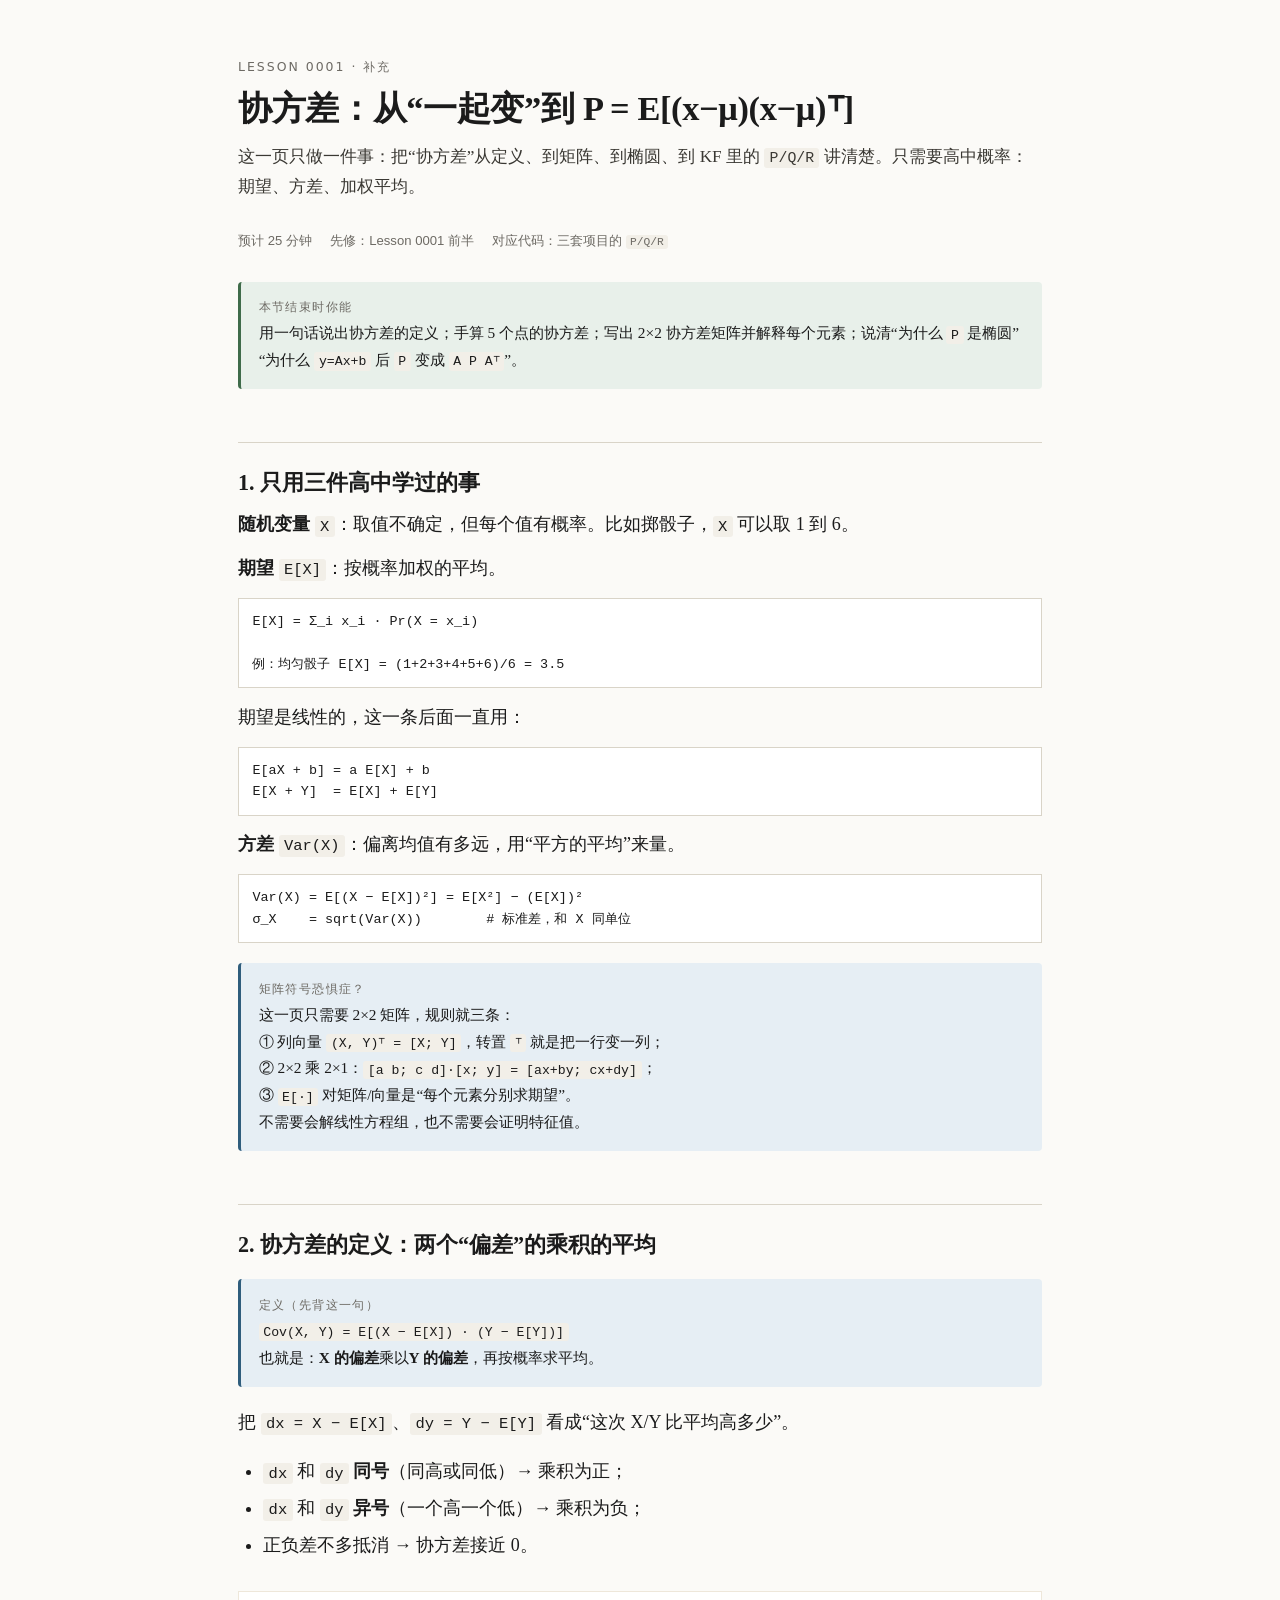
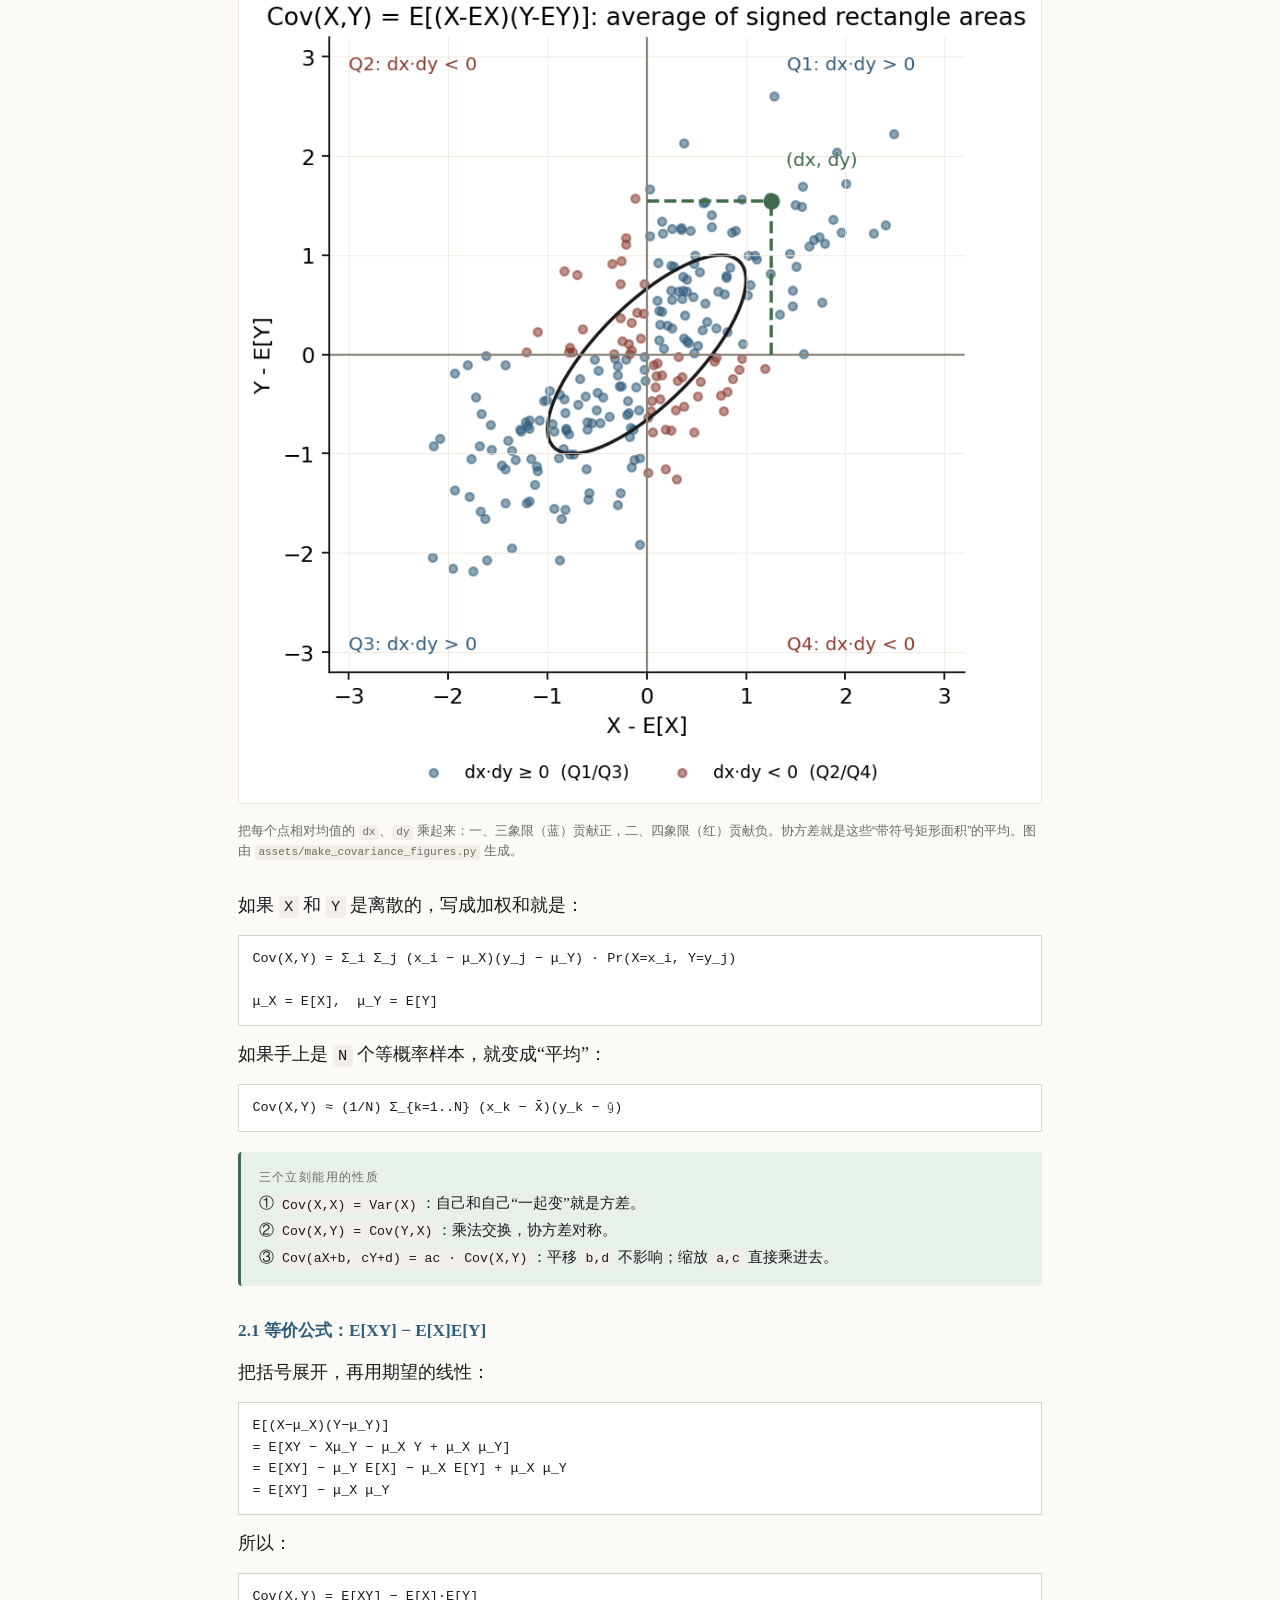
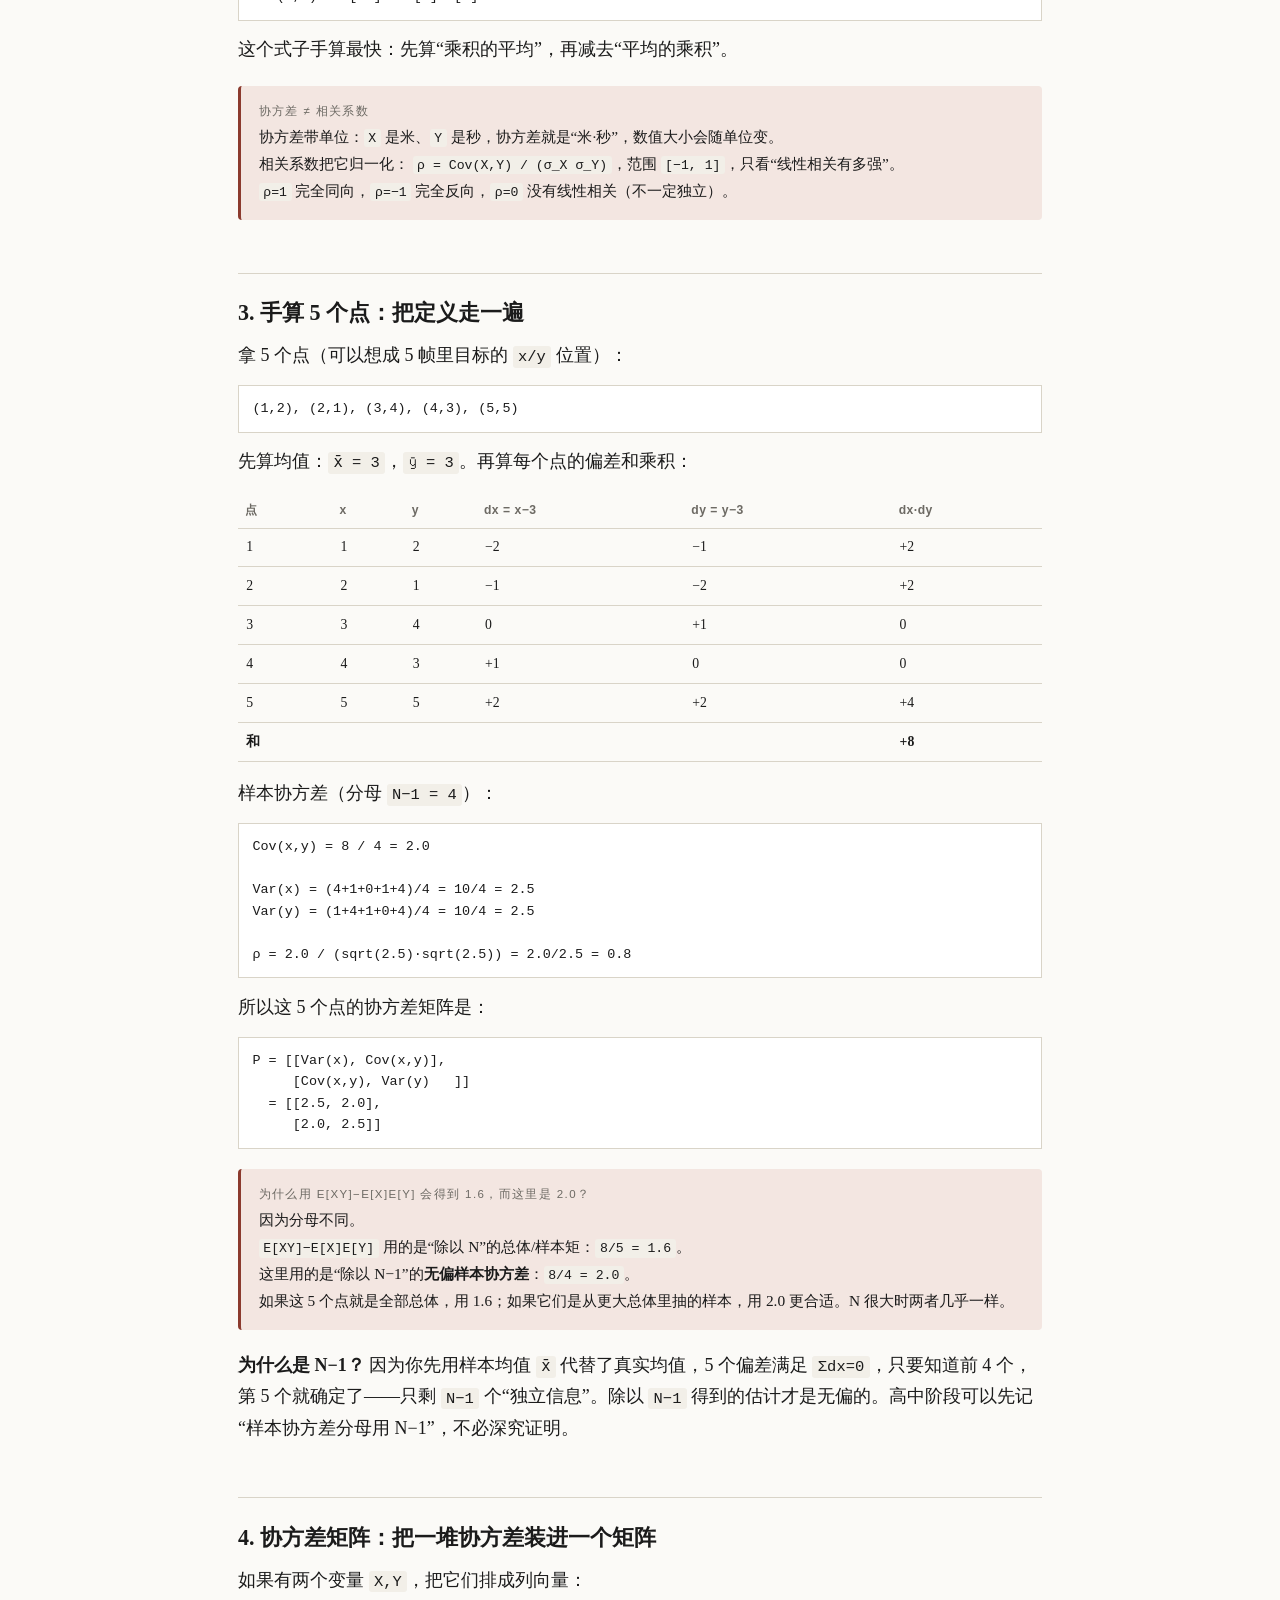
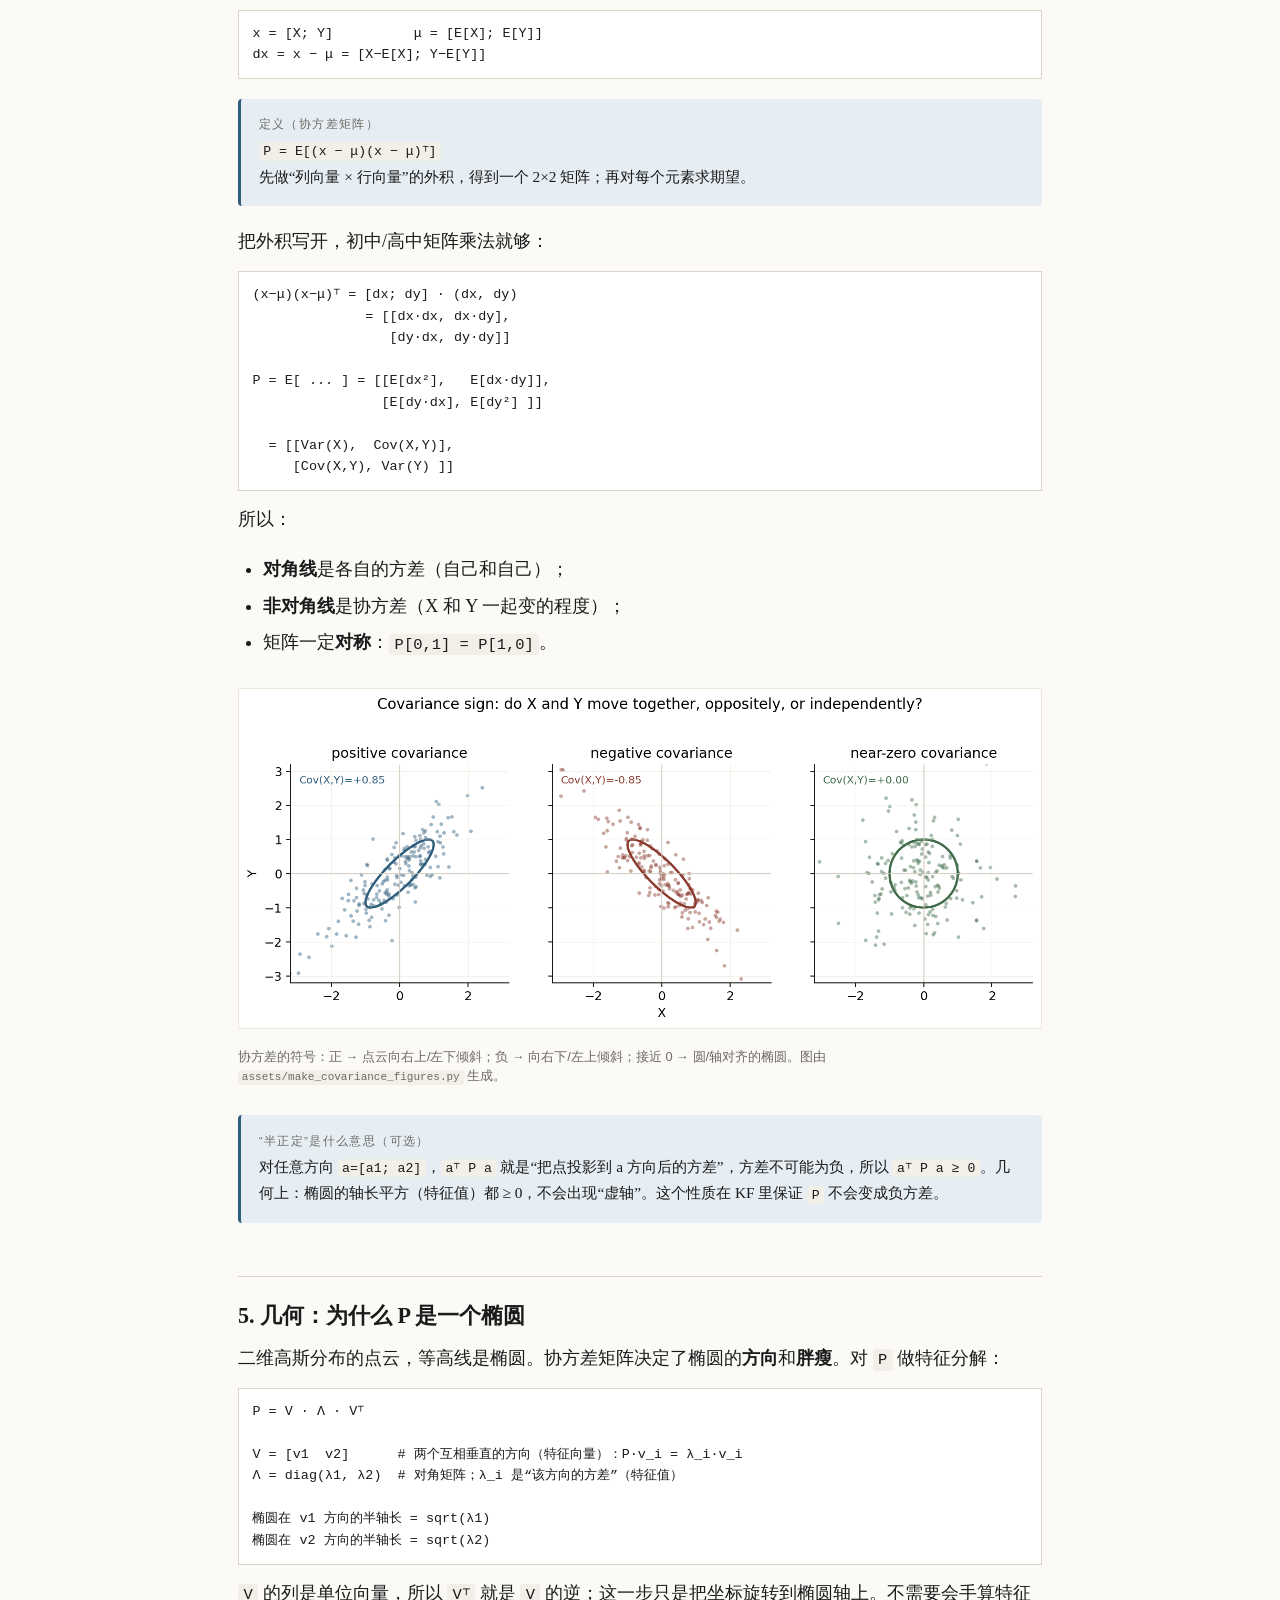
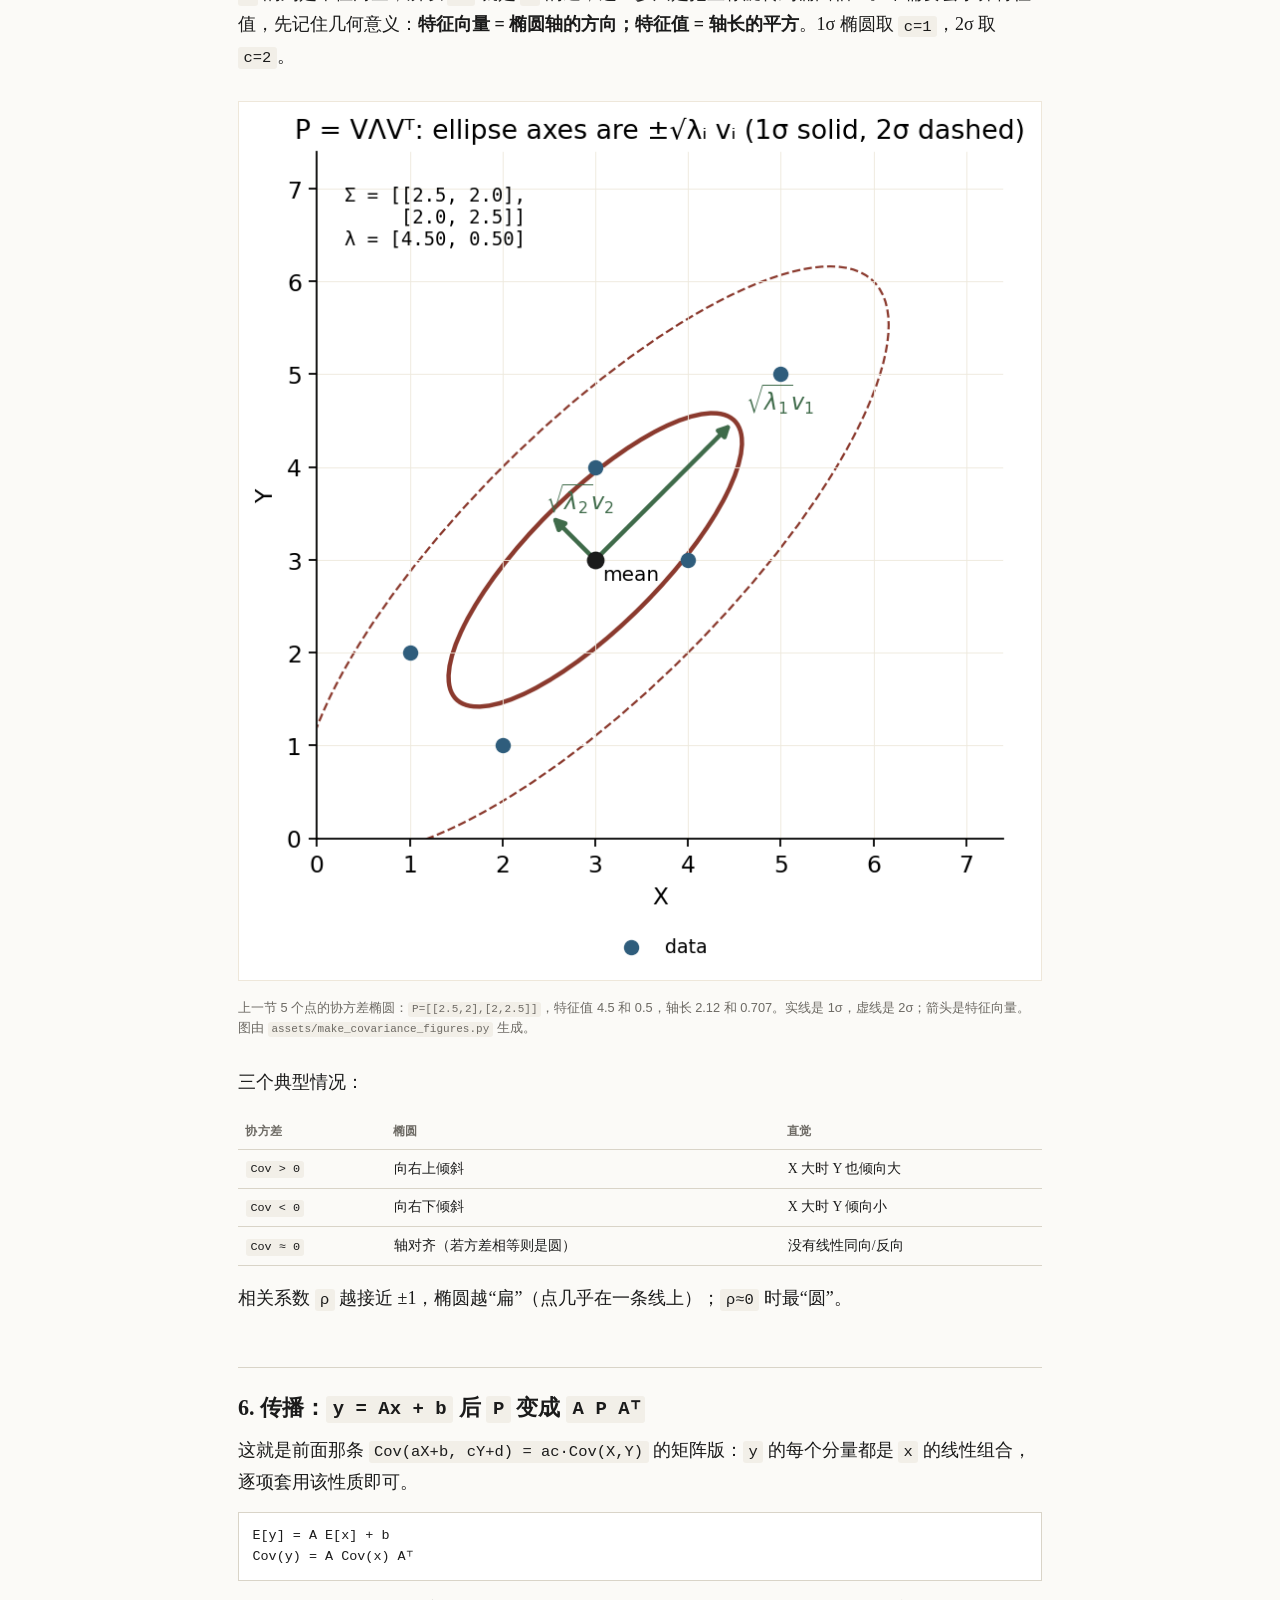
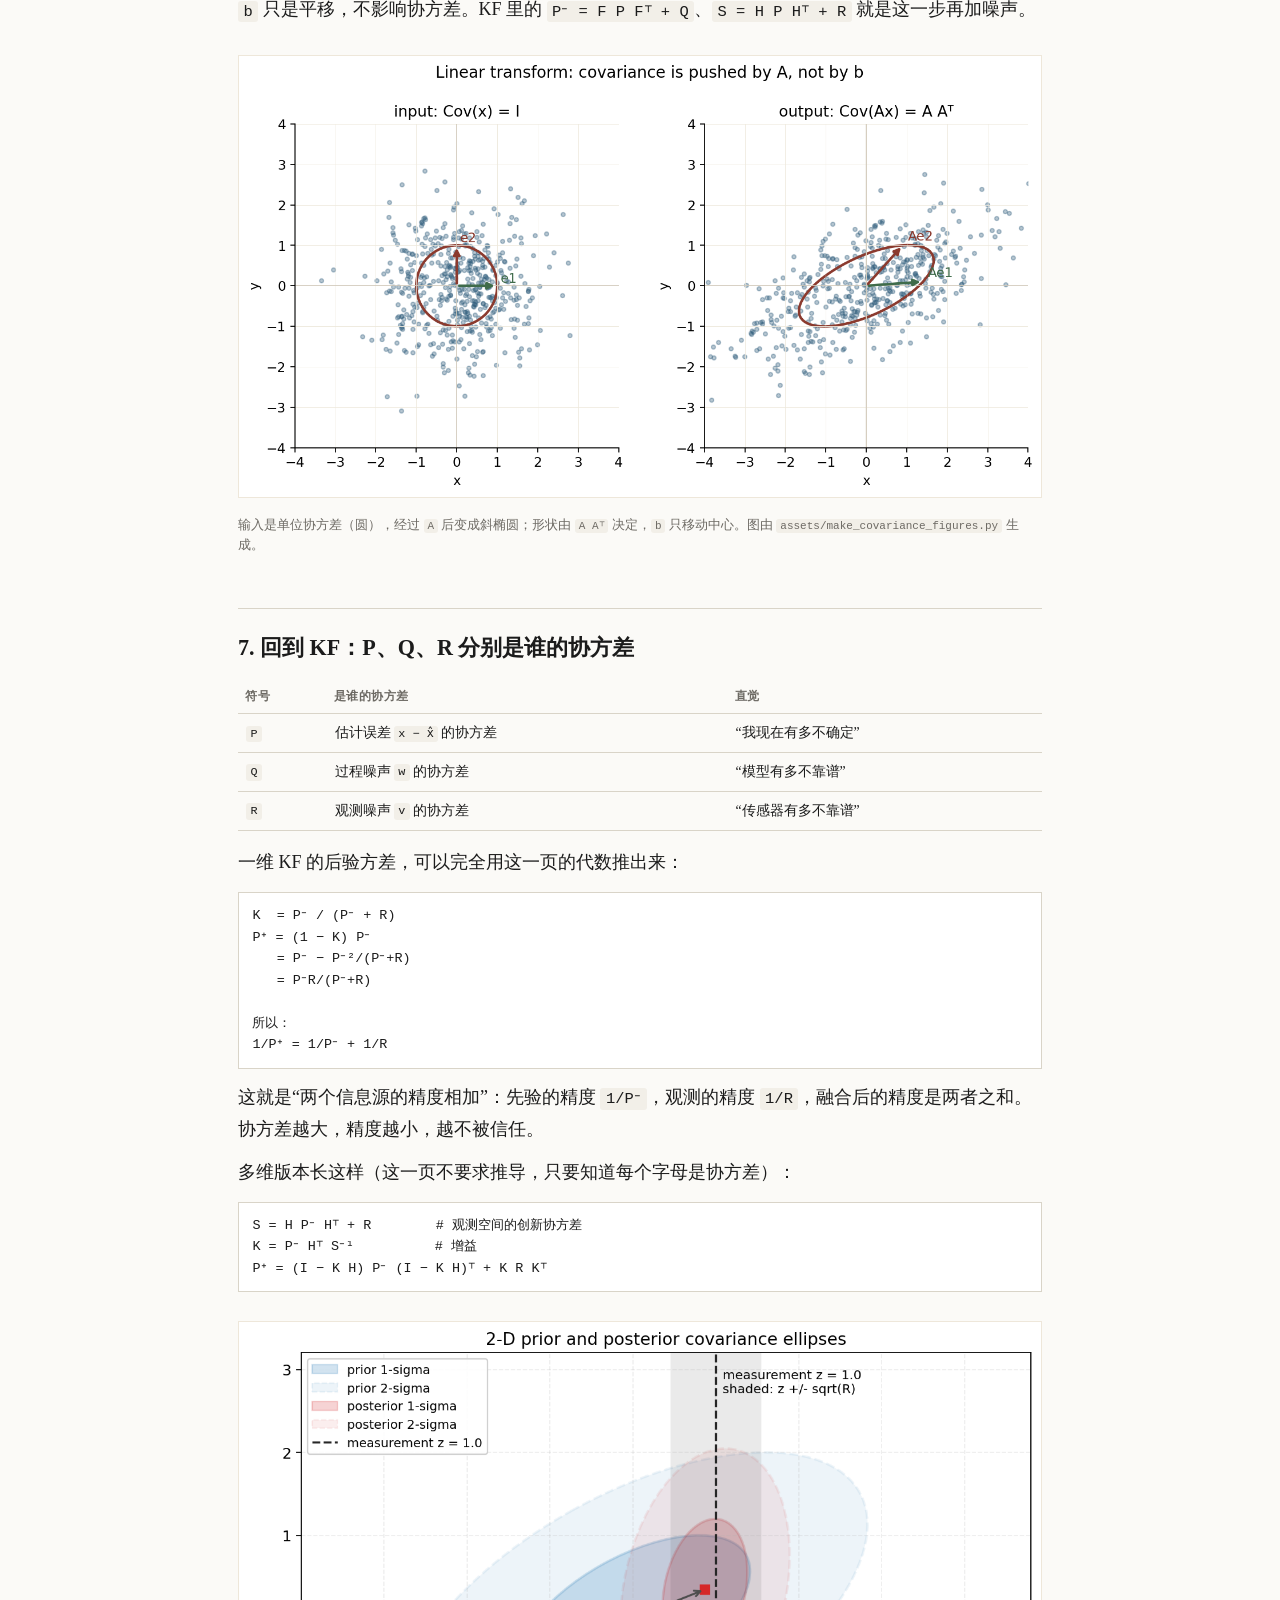
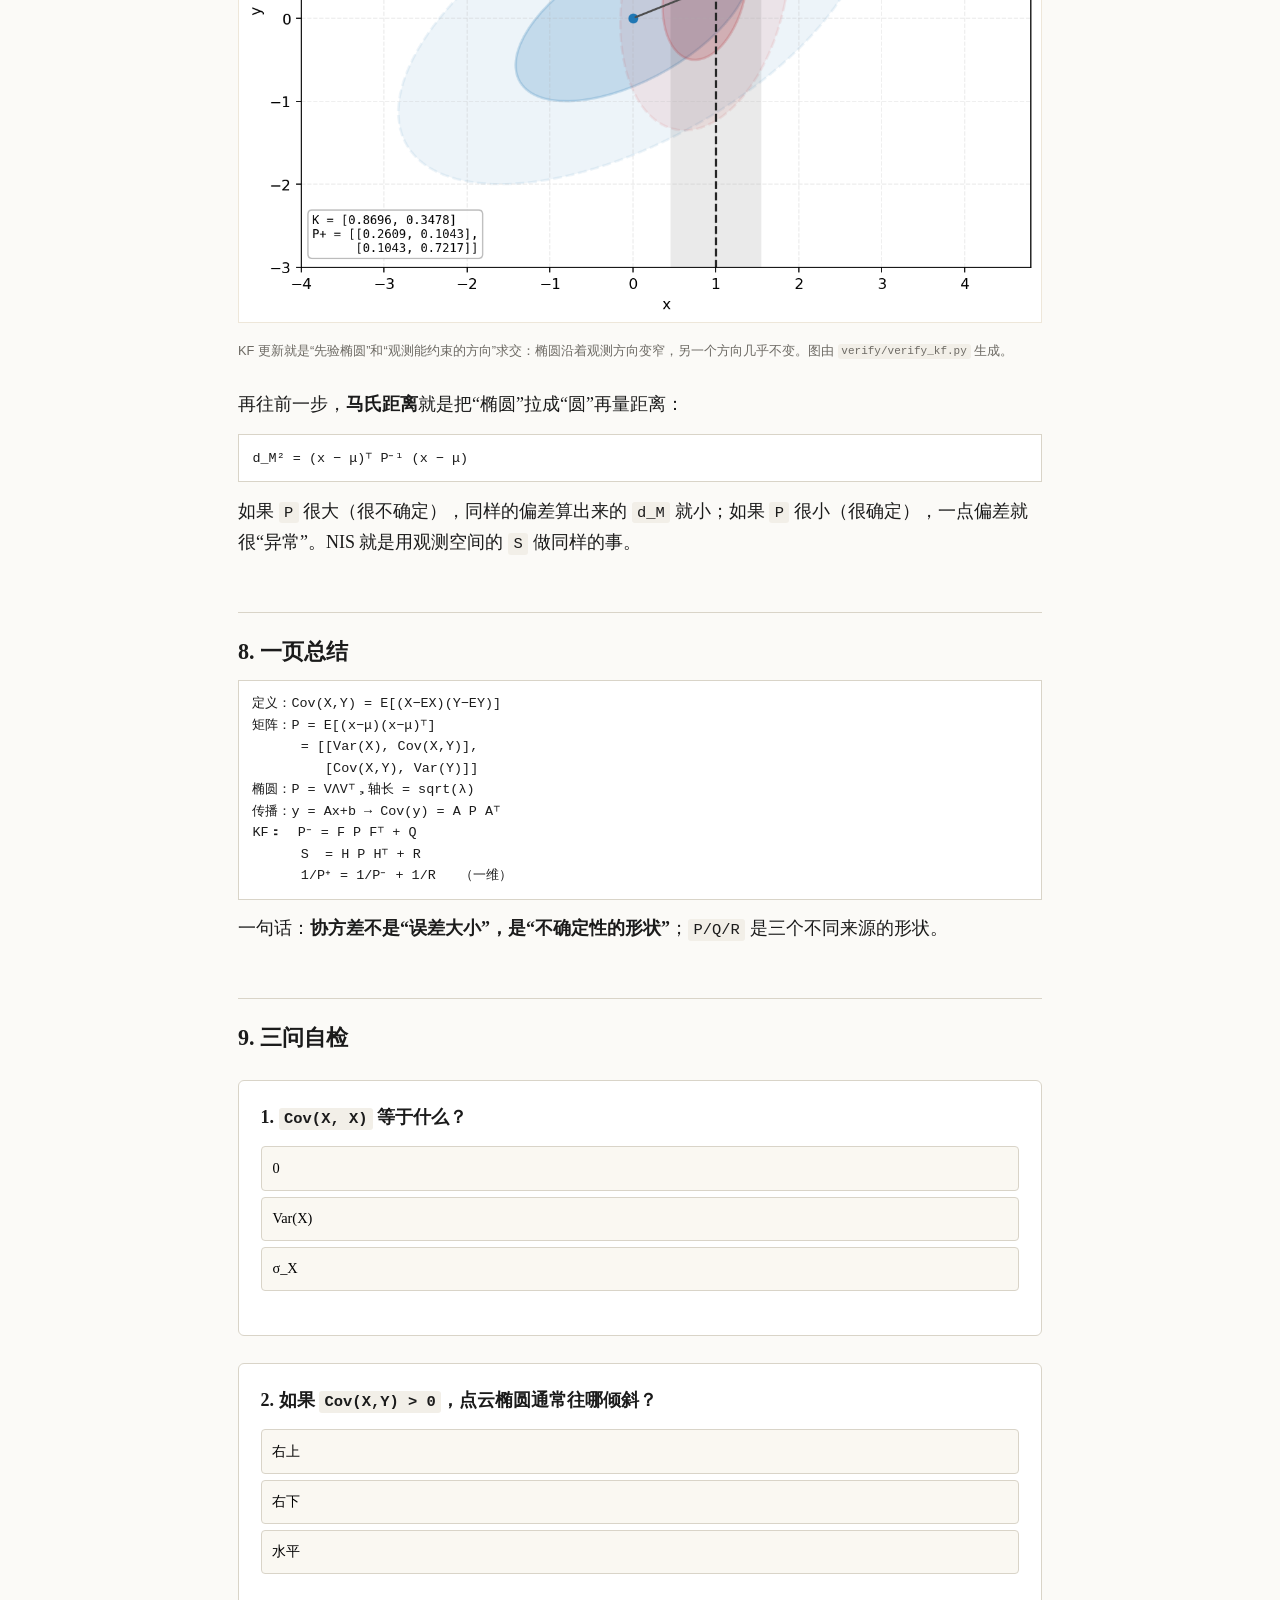
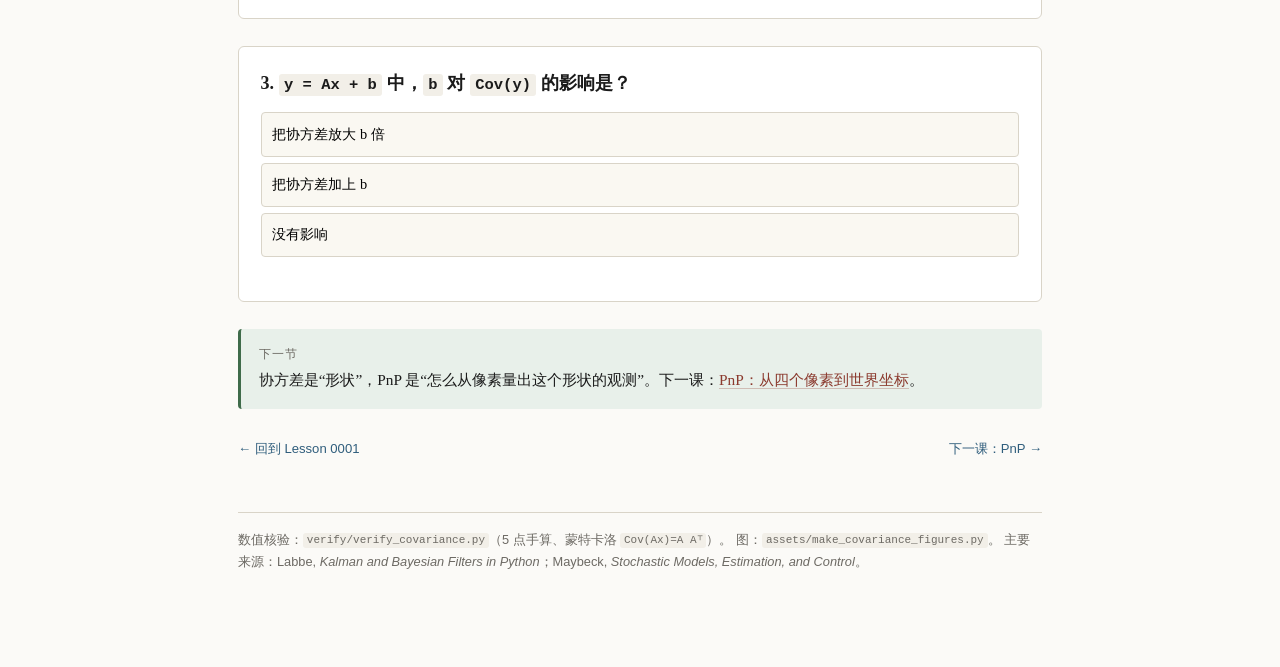
<file: lessons/0001b-covariance.html>
<!doctype html>
<html lang="zh-CN">
<head>
<meta charset="utf-8">
<meta name="viewport" content="width=device-width, initial-scale=1">
<title>0001 补充 · 协方差：定义、矩阵、椭圆与传播</title>
<link rel="stylesheet" href="../assets/course.css">
</head>
<body>
<div class="wrap">

<p class="kicker">Lesson 0001 · 补充</p>
<h1>协方差：从“一起变”到 <span style="white-space:nowrap">P = E[(x−μ)(x−μ)ᵀ]</span></h1>
<p class="lede">这一页只做一件事：把“协方差”从定义、到矩阵、到椭圆、到 KF 里的 <code>P/Q/R</code> 讲清楚。只需要高中概率：期望、方差、加权平均。</p>
<p class="meta"><span>预计 25 分钟</span><span>先修：Lesson 0001 前半</span><span>对应代码：三套项目的 <code>P/Q/R</code></span></p>

<div class="box win"><span class="label">本节结束时你能</span>
用一句话说出协方差的定义；手算 5 个点的协方差；写出 2×2 协方差矩阵并解释每个元素；说清“为什么 <code>P</code> 是椭圆”“为什么 <code>y=Ax+b</code> 后 <code>P</code> 变成 <code>A P Aᵀ</code>”。
</div>

<h2>1. 只用三件高中学过的事</h2>

<p><strong>随机变量</strong> <code>X</code>：取值不确定，但每个值有概率。比如掷骰子，<code>X</code> 可以取 1 到 6。</p>

<p><strong>期望</strong> <code>E[X]</code>：按概率加权的平均。</p>

<pre class="formula">E[X] = Σ_i x_i · Pr(X = x_i)

例：均匀骰子 E[X] = (1+2+3+4+5+6)/6 = 3.5</pre>

<p>期望是线性的，这一条后面一直用：</p>

<pre class="formula">E[aX + b] = a E[X] + b
E[X + Y]  = E[X] + E[Y]</pre>

<p><strong>方差</strong> <code>Var(X)</code>：偏离均值有多远，用“平方的平均”来量。</p>

<pre class="formula">Var(X) = E[(X − E[X])²] = E[X²] − (E[X])²
σ_X    = sqrt(Var(X))        # 标准差，和 X 同单位</pre>

<div class="box mathbox"><span class="label">矩阵符号恐惧症？</span>
这一页只需要 2×2 矩阵，规则就三条：<br>
① 列向量 <code>(X, Y)ᵀ = [X; Y]</code>，转置 <code>ᵀ</code> 就是把一行变一列；<br>
② 2×2 乘 2×1：<code>[a b; c d]·[x; y] = [ax+by; cx+dy]</code>；<br>
③ <code>E[·]</code> 对矩阵/向量是“每个元素分别求期望”。<br>
不需要会解线性方程组，也不需要会证明特征值。
</div>

<h2>2. 协方差的定义：两个“偏差”的乘积的平均</h2>

<div class="box mathbox"><span class="label">定义（先背这一句）</span>
<code>Cov(X, Y) = E[(X − E[X]) · (Y − E[Y])]</code><br>
也就是：<strong>X 的偏差</strong>乘以<strong>Y 的偏差</strong>，再按概率求平均。
</div>

<p>把 <code>dx = X − E[X]</code>、<code>dy = Y − E[Y]</code> 看成“这次 X/Y 比平均高多少”。</p>

<ul>
<li><code>dx</code> 和 <code>dy</code> <strong>同号</strong>（同高或同低）→ 乘积为正；</li>
<li><code>dx</code> 和 <code>dy</code> <strong>异号</strong>（一个高一个低）→ 乘积为负；</li>
<li>正负差不多抵消 → 协方差接近 0。</li>
</ul>

<figure>
<img src="../assets/figures/cov_product.png" alt="Covariance as average signed rectangle area">
<figcaption>把每个点相对均值的 <code>dx</code>、<code>dy</code> 乘起来：一、三象限（蓝）贡献正，二、四象限（红）贡献负。协方差就是这些“带符号矩形面积”的平均。图由 <code>assets/make_covariance_figures.py</code> 生成。</figcaption>
</figure>

<p>如果 <code>X</code> 和 <code>Y</code> 是离散的，写成加权和就是：</p>

<pre class="formula">Cov(X,Y) = Σ_i Σ_j (x_i − μ_X)(y_j − μ_Y) · Pr(X=x_i, Y=y_j)

μ_X = E[X],  μ_Y = E[Y]</pre>

<p>如果手上是 <code>N</code> 个等概率样本，就变成“平均”：</p>

<pre class="formula">Cov(X,Y) ≈ (1/N) Σ_{k=1..N} (x_k − x̄)(y_k − ȳ)</pre>

<div class="box win"><span class="label">三个立刻能用的性质</span>
① <code>Cov(X,X) = Var(X)</code>：自己和自己“一起变”就是方差。<br>
② <code>Cov(X,Y) = Cov(Y,X)</code>：乘法交换，协方差对称。<br>
③ <code>Cov(aX+b, cY+d) = ac · Cov(X,Y)</code>：平移 <code>b,d</code> 不影响；缩放 <code>a,c</code> 直接乘进去。
</div>

<h3>2.1 等价公式：E[XY] − E[X]E[Y]</h3>

<p>把括号展开，再用期望的线性：</p>

<pre class="formula">E[(X−μ_X)(Y−μ_Y)]
= E[XY − Xμ_Y − μ_X Y + μ_X μ_Y]
= E[XY] − μ_Y E[X] − μ_X E[Y] + μ_X μ_Y
= E[XY] − μ_X μ_Y</pre>

<p>所以：</p>

<pre class="formula">Cov(X,Y) = E[XY] − E[X]·E[Y]</pre>

<p>这个式子手算最快：先算“乘积的平均”，再减去“平均的乘积”。</p>

<div class="box pitfall"><span class="label">协方差 ≠ 相关系数</span>
协方差带单位：<code>X</code> 是米、<code>Y</code> 是秒，协方差就是“米·秒”，数值大小会随单位变。<br>
相关系数把它归一化：
<code>ρ = Cov(X,Y) / (σ_X σ_Y)</code>，范围 <code>[−1, 1]</code>，只看“线性相关有多强”。<br>
<code>ρ=1</code> 完全同向，<code>ρ=−1</code> 完全反向，<code>ρ=0</code> 没有线性相关（不一定独立）。
</div>

<h2>3. 手算 5 个点：把定义走一遍</h2>

<p>拿 5 个点（可以想成 5 帧里目标的 <code>x/y</code> 位置）：</p>

<pre class="formula">(1,2), (2,1), (3,4), (4,3), (5,5)</pre>

<p>先算均值：<code>x̄ = 3</code>，<code>ȳ = 3</code>。再算每个点的偏差和乘积：</p>

<table>
<tr><th>点</th><th>x</th><th>y</th><th>dx = x−3</th><th>dy = y−3</th><th>dx·dy</th></tr>
<tr><td>1</td><td>1</td><td>2</td><td>−2</td><td>−1</td><td>+2</td></tr>
<tr><td>2</td><td>2</td><td>1</td><td>−1</td><td>−2</td><td>+2</td></tr>
<tr><td>3</td><td>3</td><td>4</td><td>0</td><td>+1</td><td>0</td></tr>
<tr><td>4</td><td>4</td><td>3</td><td>+1</td><td>0</td><td>0</td></tr>
<tr><td>5</td><td>5</td><td>5</td><td>+2</td><td>+2</td><td>+4</td></tr>
<tr><td><strong>和</strong></td><td></td><td></td><td></td><td></td><td><strong>+8</strong></td></tr>
</table>

<p>样本协方差（分母 <code>N−1 = 4</code>）：</p>

<pre class="formula">Cov(x,y) = 8 / 4 = 2.0

Var(x) = (4+1+0+1+4)/4 = 10/4 = 2.5
Var(y) = (1+4+1+0+4)/4 = 10/4 = 2.5

ρ = 2.0 / (sqrt(2.5)·sqrt(2.5)) = 2.0/2.5 = 0.8</pre>

<p>所以这 5 个点的协方差矩阵是：</p>

<pre class="formula">P = [[Var(x), Cov(x,y)],
     [Cov(x,y), Var(y)   ]]
  = [[2.5, 2.0],
     [2.0, 2.5]]</pre>

<div class="box pitfall"><span class="label">为什么用 E[XY]−E[X]E[Y] 会得到 1.6，而这里是 2.0？</span>
因为分母不同。<br>
<code>E[XY]−E[X]E[Y]</code> 用的是“除以 N”的总体/样本矩：<code>8/5 = 1.6</code>。<br>
这里用的是“除以 N−1”的<strong>无偏样本协方差</strong>：<code>8/4 = 2.0</code>。<br>
如果这 5 个点就是全部总体，用 1.6；如果它们是从更大总体里抽的样本，用 2.0 更合适。N 很大时两者几乎一样。
</div>

<p><strong>为什么是 N−1？</strong> 因为你先用样本均值 <code>x̄</code> 代替了真实均值，5 个偏差满足 <code>Σdx=0</code>，只要知道前 4 个，第 5 个就确定了——只剩 <code>N−1</code> 个“独立信息”。除以 <code>N−1</code> 得到的估计才是无偏的。高中阶段可以先记“样本协方差分母用 N−1”，不必深究证明。</p>

<h2>4. 协方差矩阵：把一堆协方差装进一个矩阵</h2>

<p>如果有两个变量 <code>X,Y</code>，把它们排成列向量：</p>

<pre class="formula">x = [X; Y]          μ = [E[X]; E[Y]]
dx = x − μ = [X−E[X]; Y−E[Y]]</pre>

<div class="box mathbox"><span class="label">定义（协方差矩阵）</span>
<code>P = E[(x − μ)(x − μ)ᵀ]</code><br>
先做“列向量 × 行向量”的外积，得到一个 2×2 矩阵；再对每个元素求期望。
</div>

<p>把外积写开，初中/高中矩阵乘法就够：</p>

<pre class="formula">(x−μ)(x−μ)ᵀ = [dx; dy] · (dx, dy)
              = [[dx·dx, dx·dy],
                 [dy·dx, dy·dy]]

P = E[ ... ] = [[E[dx²],   E[dx·dy]],
                [E[dy·dx], E[dy²] ]]

  = [[Var(X),  Cov(X,Y)],
     [Cov(X,Y), Var(Y) ]]</pre>

<p>所以：</p>

<ul>
<li><strong>对角线</strong>是各自的方差（自己和自己）；</li>
<li><strong>非对角线</strong>是协方差（X 和 Y 一起变的程度）；</li>
<li>矩阵一定<strong>对称</strong>：<code>P[0,1] = P[1,0]</code>。</li>
</ul>

<figure>
<img src="../assets/figures/cov_scatter.png" alt="Positive, negative and zero covariance">
<figcaption>协方差的符号：正 → 点云向右上/左下倾斜；负 → 向右下/左上倾斜；接近 0 → 圆/轴对齐的椭圆。图由 <code>assets/make_covariance_figures.py</code> 生成。</figcaption>
</figure>

<div class="box mathbox"><span class="label">“半正定”是什么意思（可选）</span>
对任意方向 <code>a=[a1; a2]</code>，<code>aᵀ P a</code> 就是“把点投影到 a 方向后的方差”，方差不可能为负，所以
<code>aᵀ P a ≥ 0</code>。几何上：椭圆的轴长平方（特征值）都 ≥ 0，不会出现“虚轴”。这个性质在 KF 里保证 <code>P</code> 不会变成负方差。
</div>

<h2>5. 几何：为什么 P 是一个椭圆</h2>

<p>二维高斯分布的点云，等高线是椭圆。协方差矩阵决定了椭圆的<strong>方向</strong>和<strong>胖瘦</strong>。对 <code>P</code> 做特征分解：</p>

<pre class="formula">P = V · Λ · Vᵀ

V = [v1  v2]      # 两个互相垂直的方向（特征向量）：P·v_i = λ_i·v_i
Λ = diag(λ1, λ2)  # 对角矩阵；λ_i 是“该方向的方差”（特征值）

椭圆在 v1 方向的半轴长 = sqrt(λ1)
椭圆在 v2 方向的半轴长 = sqrt(λ2)</pre>

<p><code>V</code> 的列是单位向量，所以 <code>Vᵀ</code> 就是 <code>V</code> 的逆；这一步只是把坐标旋转到椭圆轴上。不需要会手算特征值，先记住几何意义：<strong>特征向量 = 椭圆轴的方向；特征值 = 轴长的平方</strong>。1σ 椭圆取 <code>c=1</code>，2σ 取 <code>c=2</code>。</p>

<figure>
<img src="../assets/figures/cov_ellipse_axes.png" alt="Covariance ellipse axes from eigen-decomposition">
<figcaption>上一节 5 个点的协方差椭圆：<code>P=[[2.5,2],[2,2.5]]</code>，特征值 4.5 和 0.5，轴长 2.12 和 0.707。实线是 1σ，虚线是 2σ；箭头是特征向量。图由 <code>assets/make_covariance_figures.py</code> 生成。</figcaption>
</figure>

<p>三个典型情况：</p>

<table>
<tr><th>协方差</th><th>椭圆</th><th>直觉</th></tr>
<tr><td><code>Cov &gt; 0</code></td><td>向右上倾斜</td><td>X 大时 Y 也倾向大</td></tr>
<tr><td><code>Cov &lt; 0</code></td><td>向右下倾斜</td><td>X 大时 Y 倾向小</td></tr>
<tr><td><code>Cov ≈ 0</code></td><td>轴对齐（若方差相等则是圆）</td><td>没有线性同向/反向</td></tr>
</table>

<p>相关系数 <code>ρ</code> 越接近 ±1，椭圆越“扁”（点几乎在一条线上）；<code>ρ≈0</code> 时最“圆”。</p>

<h2>6. 传播：<code>y = Ax + b</code> 后 <code>P</code> 变成 <code>A P Aᵀ</code></h2>

<p>这就是前面那条 <code>Cov(aX+b, cY+d) = ac·Cov(X,Y)</code> 的矩阵版：<code>y</code> 的每个分量都是 <code>x</code> 的线性组合，逐项套用该性质即可。</p>

<pre class="formula">E[y] = A E[x] + b
Cov(y) = A Cov(x) Aᵀ</pre>

<p><code>b</code> 只是平移，不影响协方差。KF 里的 <code>P⁻ = F P Fᵀ + Q</code>、<code>S = H P Hᵀ + R</code> 就是这一步再加噪声。</p>

<figure>
<img src="../assets/figures/cov_transform.png" alt="Covariance under linear transform">
<figcaption>输入是单位协方差（圆），经过 <code>A</code> 后变成斜椭圆；形状由 <code>A Aᵀ</code> 决定，<code>b</code> 只移动中心。图由 <code>assets/make_covariance_figures.py</code> 生成。</figcaption>
</figure>

<h2>7. 回到 KF：P、Q、R 分别是谁的协方差</h2>

<table>
<tr><th>符号</th><th>是谁的协方差</th><th>直觉</th></tr>
<tr><td><code>P</code></td><td>估计误差 <code>x − x̂</code> 的协方差</td><td>“我现在有多不确定”</td></tr>
<tr><td><code>Q</code></td><td>过程噪声 <code>w</code> 的协方差</td><td>“模型有多不靠谱”</td></tr>
<tr><td><code>R</code></td><td>观测噪声 <code>v</code> 的协方差</td><td>“传感器有多不靠谱”</td></tr>
</table>

<p>一维 KF 的后验方差，可以完全用这一页的代数推出来：</p>

<pre class="formula">K  = P⁻ / (P⁻ + R)
P⁺ = (1 − K) P⁻
   = P⁻ − P⁻²/(P⁻+R)
   = P⁻R/(P⁻+R)

所以：
1/P⁺ = 1/P⁻ + 1/R</pre>

<p>这就是“两个信息源的精度相加”：先验的精度 <code>1/P⁻</code>，观测的精度 <code>1/R</code>，融合后的精度是两者之和。协方差越大，精度越小，越不被信任。</p>

<p>多维版本长这样（这一页不要求推导，只要知道每个字母是协方差）：</p>

<pre class="formula">S = H P⁻ Hᵀ + R        # 观测空间的创新协方差
K = P⁻ Hᵀ S⁻¹          # 增益
P⁺ = (I − K H) P⁻ (I − K H)ᵀ + K R Kᵀ</pre>

<figure>
<img src="../assets/figures/kf_cov_ellipse.png" alt="Kalman update covariance ellipse">
<figcaption>KF 更新就是“先验椭圆”和“观测能约束的方向”求交：椭圆沿着观测方向变窄，另一个方向几乎不变。图由 <code>verify/verify_kf.py</code> 生成。</figcaption>
</figure>

<p>再往前一步，<strong>马氏距离</strong>就是把“椭圆”拉成“圆”再量距离：</p>

<pre class="formula">d_M² = (x − μ)ᵀ P⁻¹ (x − μ)</pre>

<p>如果 <code>P</code> 很大（很不确定），同样的偏差算出来的 <code>d_M</code> 就小；如果 <code>P</code> 很小（很确定），一点偏差就很“异常”。NIS 就是用观测空间的 <code>S</code> 做同样的事。</p>

<h2>8. 一页总结</h2>

<pre class="formula">定义：Cov(X,Y) = E[(X−EX)(Y−EY)]
矩阵：P = E[(x−μ)(x−μ)ᵀ]
      = [[Var(X), Cov(X,Y)],
         [Cov(X,Y), Var(Y)]]
椭圆：P = VΛVᵀ，轴长 = sqrt(λ)
传播：y = Ax+b → Cov(y) = A P Aᵀ
KF：  P⁻ = F P Fᵀ + Q
      S  = H P Hᵀ + R
      1/P⁺ = 1/P⁻ + 1/R   （一维）</pre>

<p>一句话：<strong>协方差不是“误差大小”，是“不确定性的形状”</strong>；<code>P/Q/R</code> 是三个不同来源的形状。</p>

<h2>9. 三问自检</h2>

<div class="quiz" data-answer="b">
<p class="q">1. <code>Cov(X, X)</code> 等于什么？</p>
<button data-choice="a" data-why="协方差是偏差乘积的平均；X 和自己相乘就是偏差平方。">0</button>
<button data-choice="b" data-why="Cov(X,X)=E[(X−EX)²]=Var(X)。">Var(X)</button>
<button data-choice="c" data-why="标准差是方差的平方根，少了一个平方。">σ_X</button>
<div class="feedback"></div>
</div>

<div class="quiz" data-answer="a">
<p class="q">2. 如果 <code>Cov(X,Y) &gt; 0</code>，点云椭圆通常往哪倾斜？</p>
<button data-choice="a" data-why="X 大时 Y 也倾向大，椭圆向右上倾斜。">右上</button>
<button data-choice="b" data-why="右下对应负协方差。">右下</button>
<button data-choice="c" data-why="轴对齐通常对应协方差接近 0。">水平</button>
<div class="feedback"></div>
</div>

<div class="quiz" data-answer="c">
<p class="q">3. <code>y = Ax + b</code> 中，<code>b</code> 对 <code>Cov(y)</code> 的影响是？</p>
<button data-choice="a" data-why="b 只是平移，偏差 x−μ 不变。">把协方差放大 b 倍</button>
<button data-choice="b" data-why="b 不改变形状，只改变中心。">把协方差加上 b</button>
<button data-choice="c" data-why="平移不改变“离均值多远”，所以协方差不变。">没有影响</button>
<div class="feedback"></div>
</div>

<div class="box win"><span class="label">下一节</span>
协方差是“形状”，PnP 是“怎么从像素量出这个形状的观测”。下一课：<a href="0002-pnp-and-frames.html">PnP：从四个像素到世界坐标</a>。
</div>

<div class="lesson-nav">
<a href="0001-kf-from-gaussian.html">← 回到 Lesson 0001</a>
<a href="0002-pnp-and-frames.html">下一课：PnP →</a>
</div>

<div class="footer">
数值核验：<code>verify/verify_covariance.py</code>（5 点手算、蒙特卡洛 <code>Cov(Ax)=A Aᵀ</code>）。
图：<code>assets/make_covariance_figures.py</code>。
主要来源：Labbe, <em>Kalman and Bayesian Filters in Python</em>；Maybeck, <em>Stochastic Models, Estimation, and Control</em>。
</div>

</div>
<script src="../assets/quiz.js"></script>
</body>
</html>
</file>
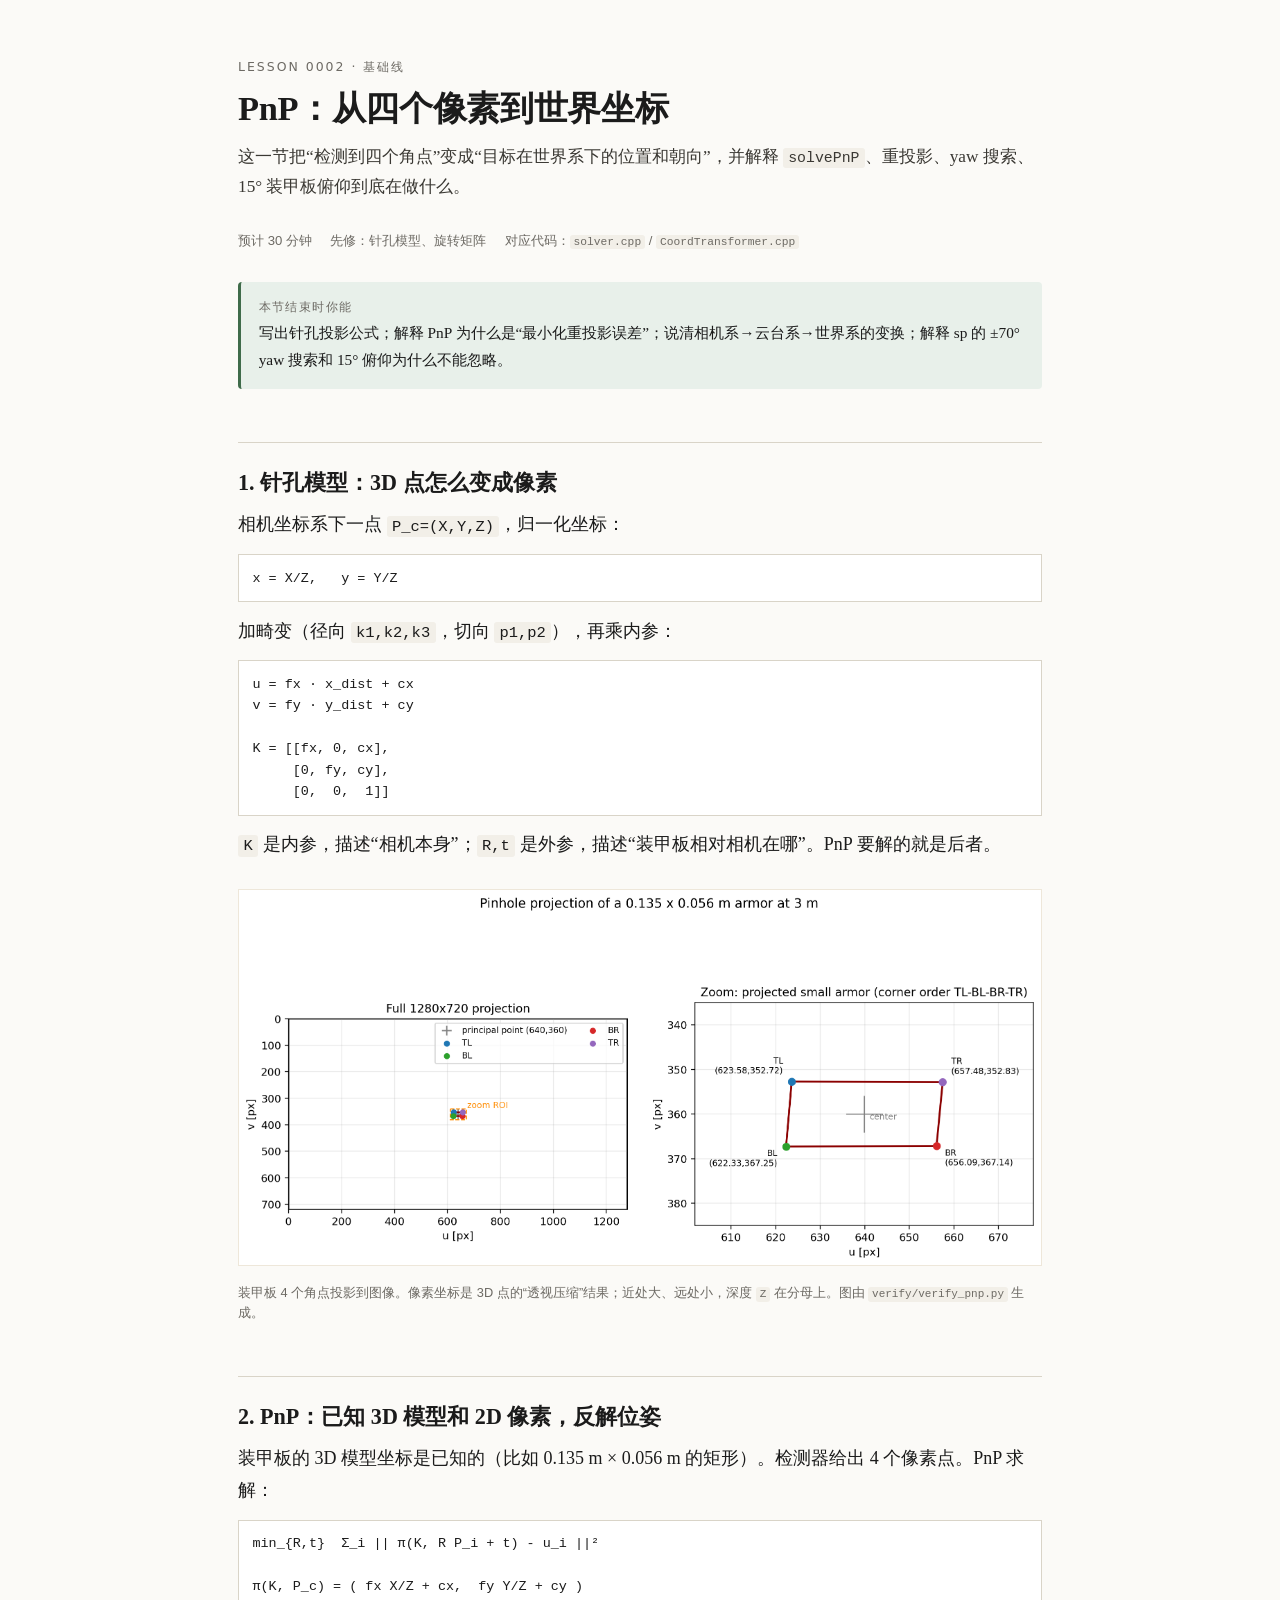
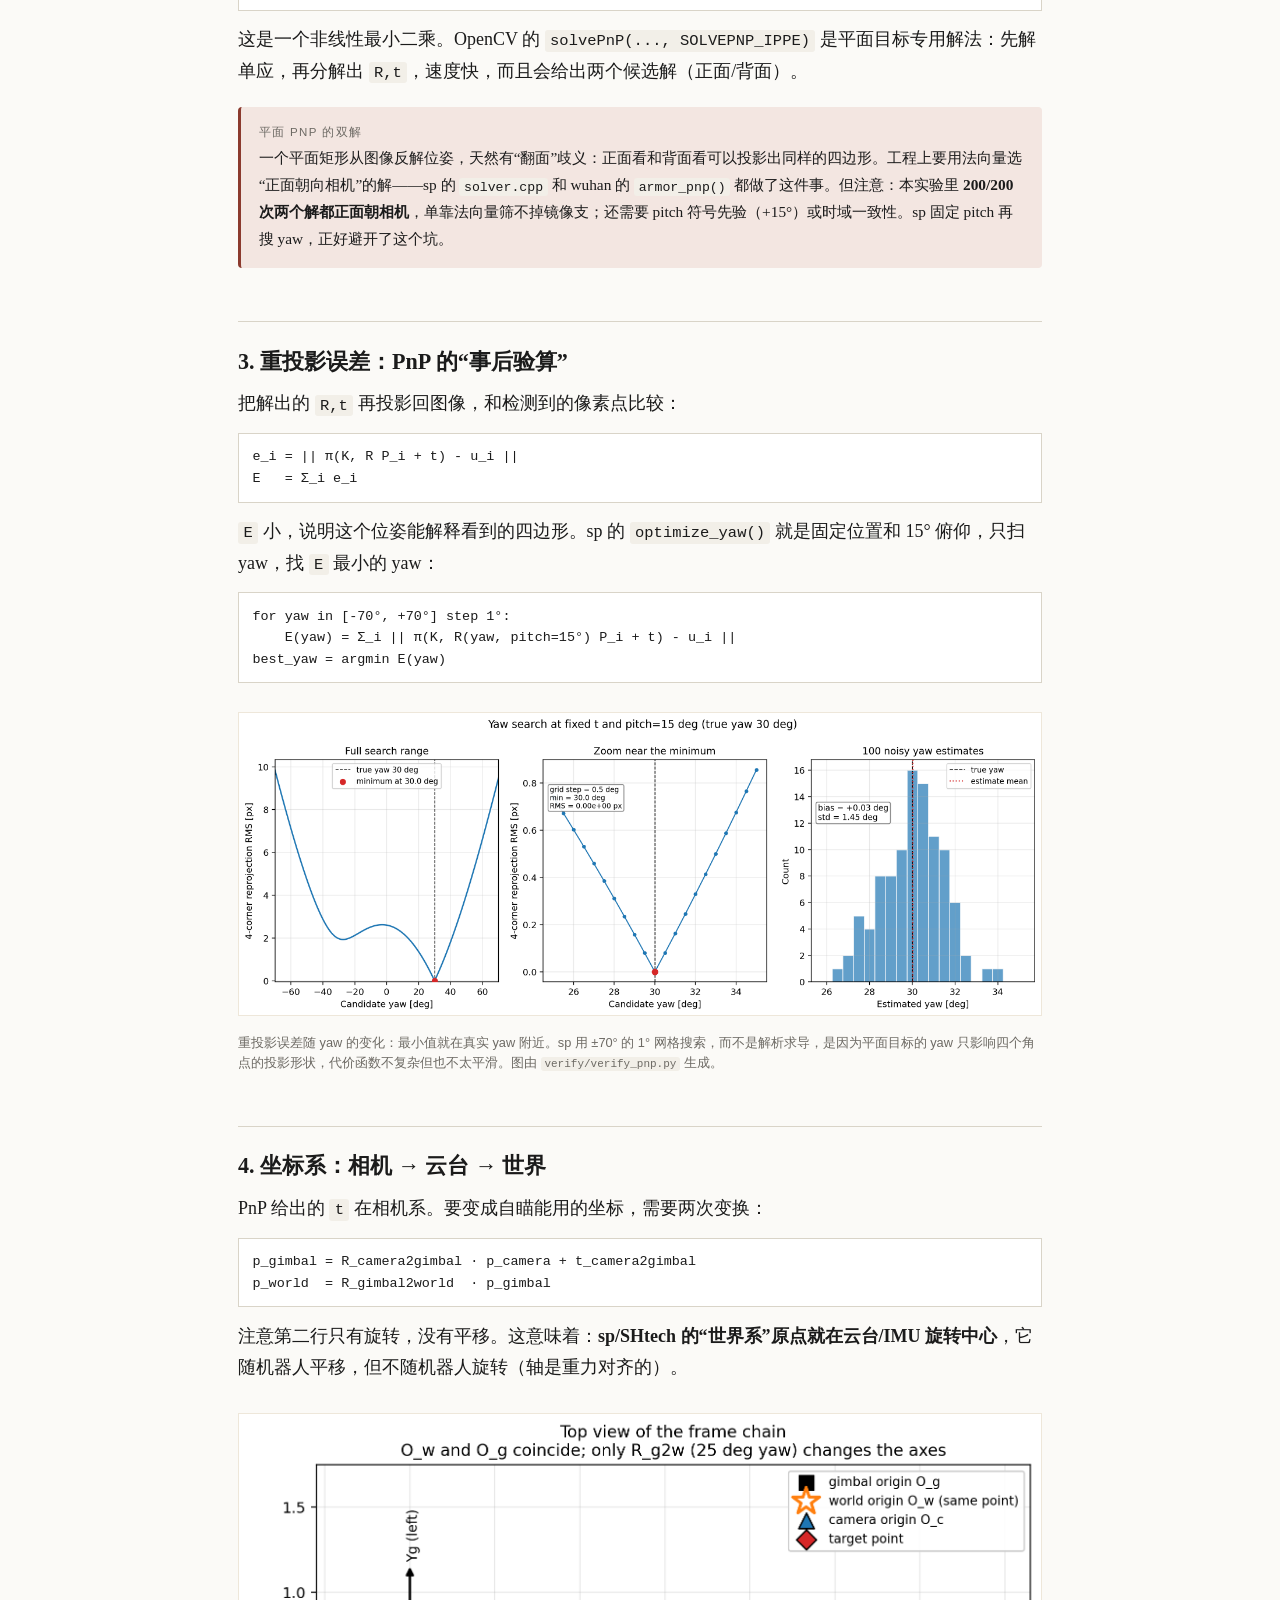
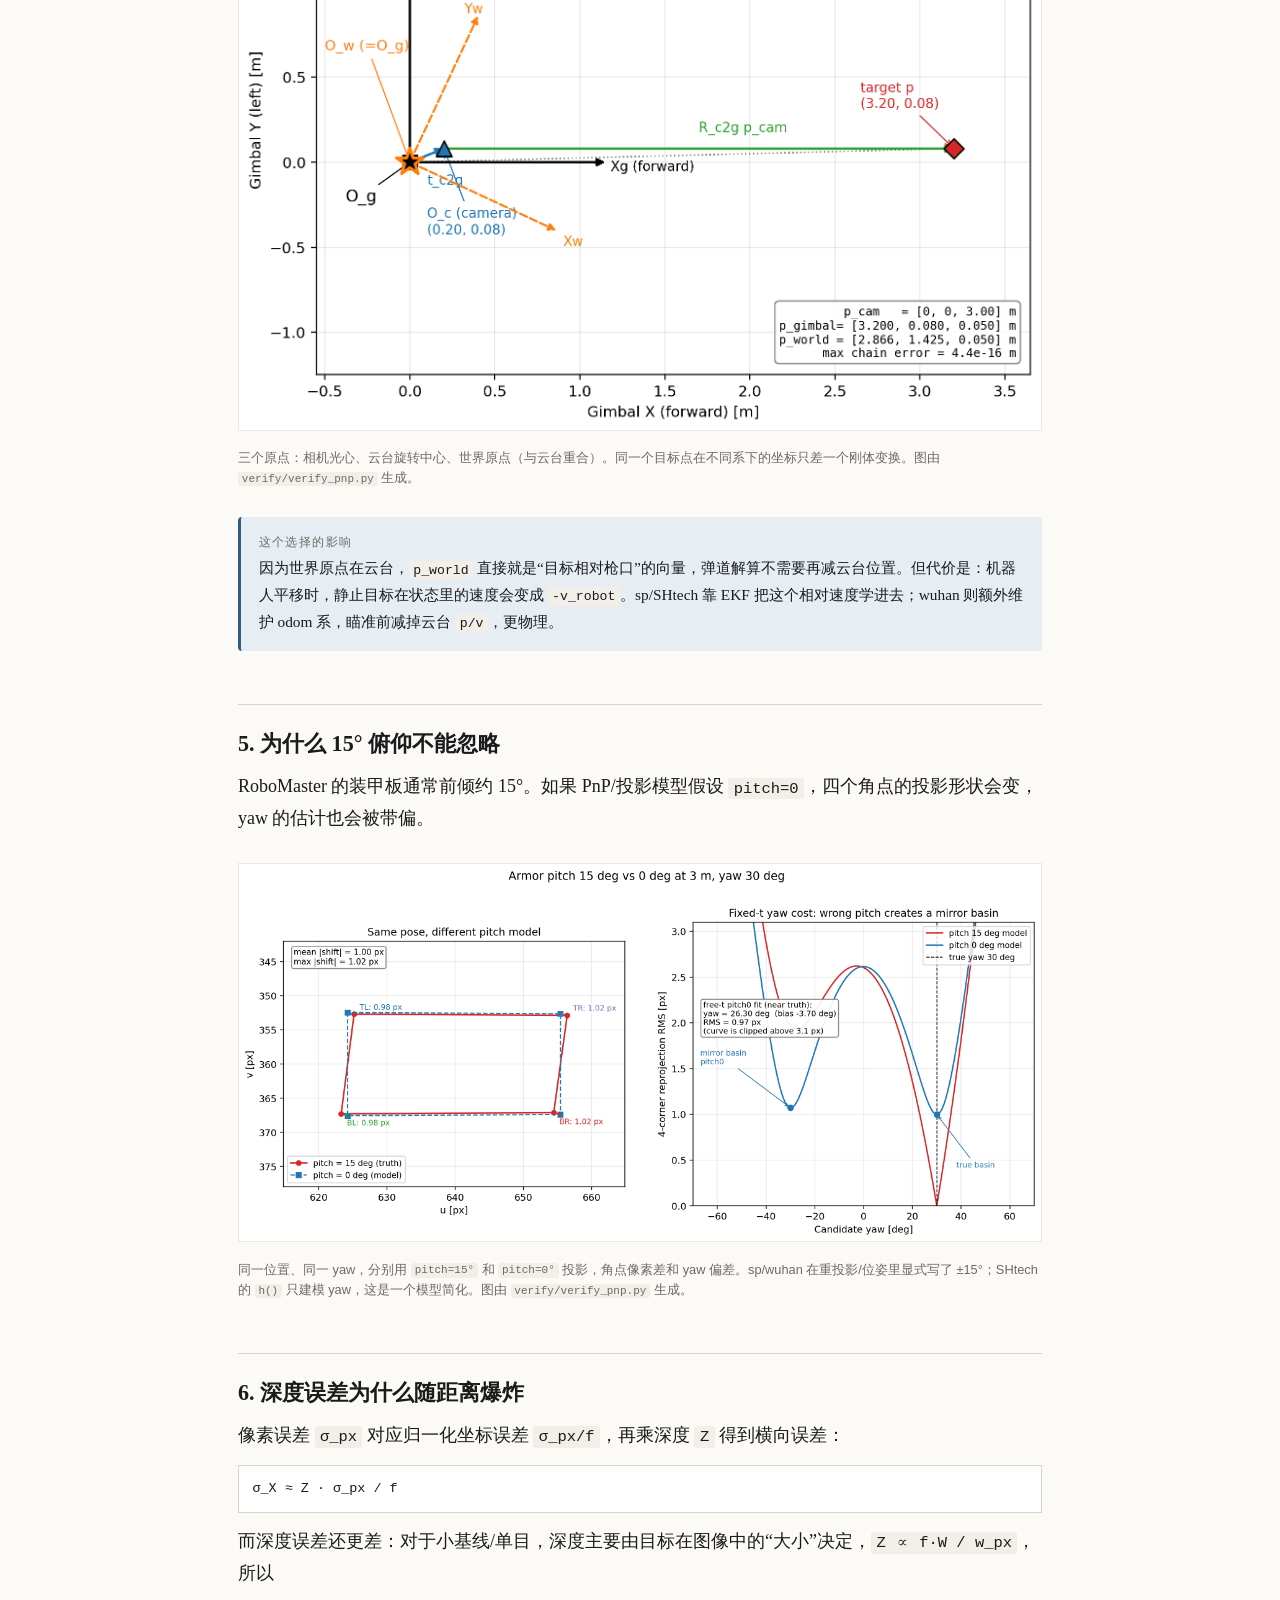
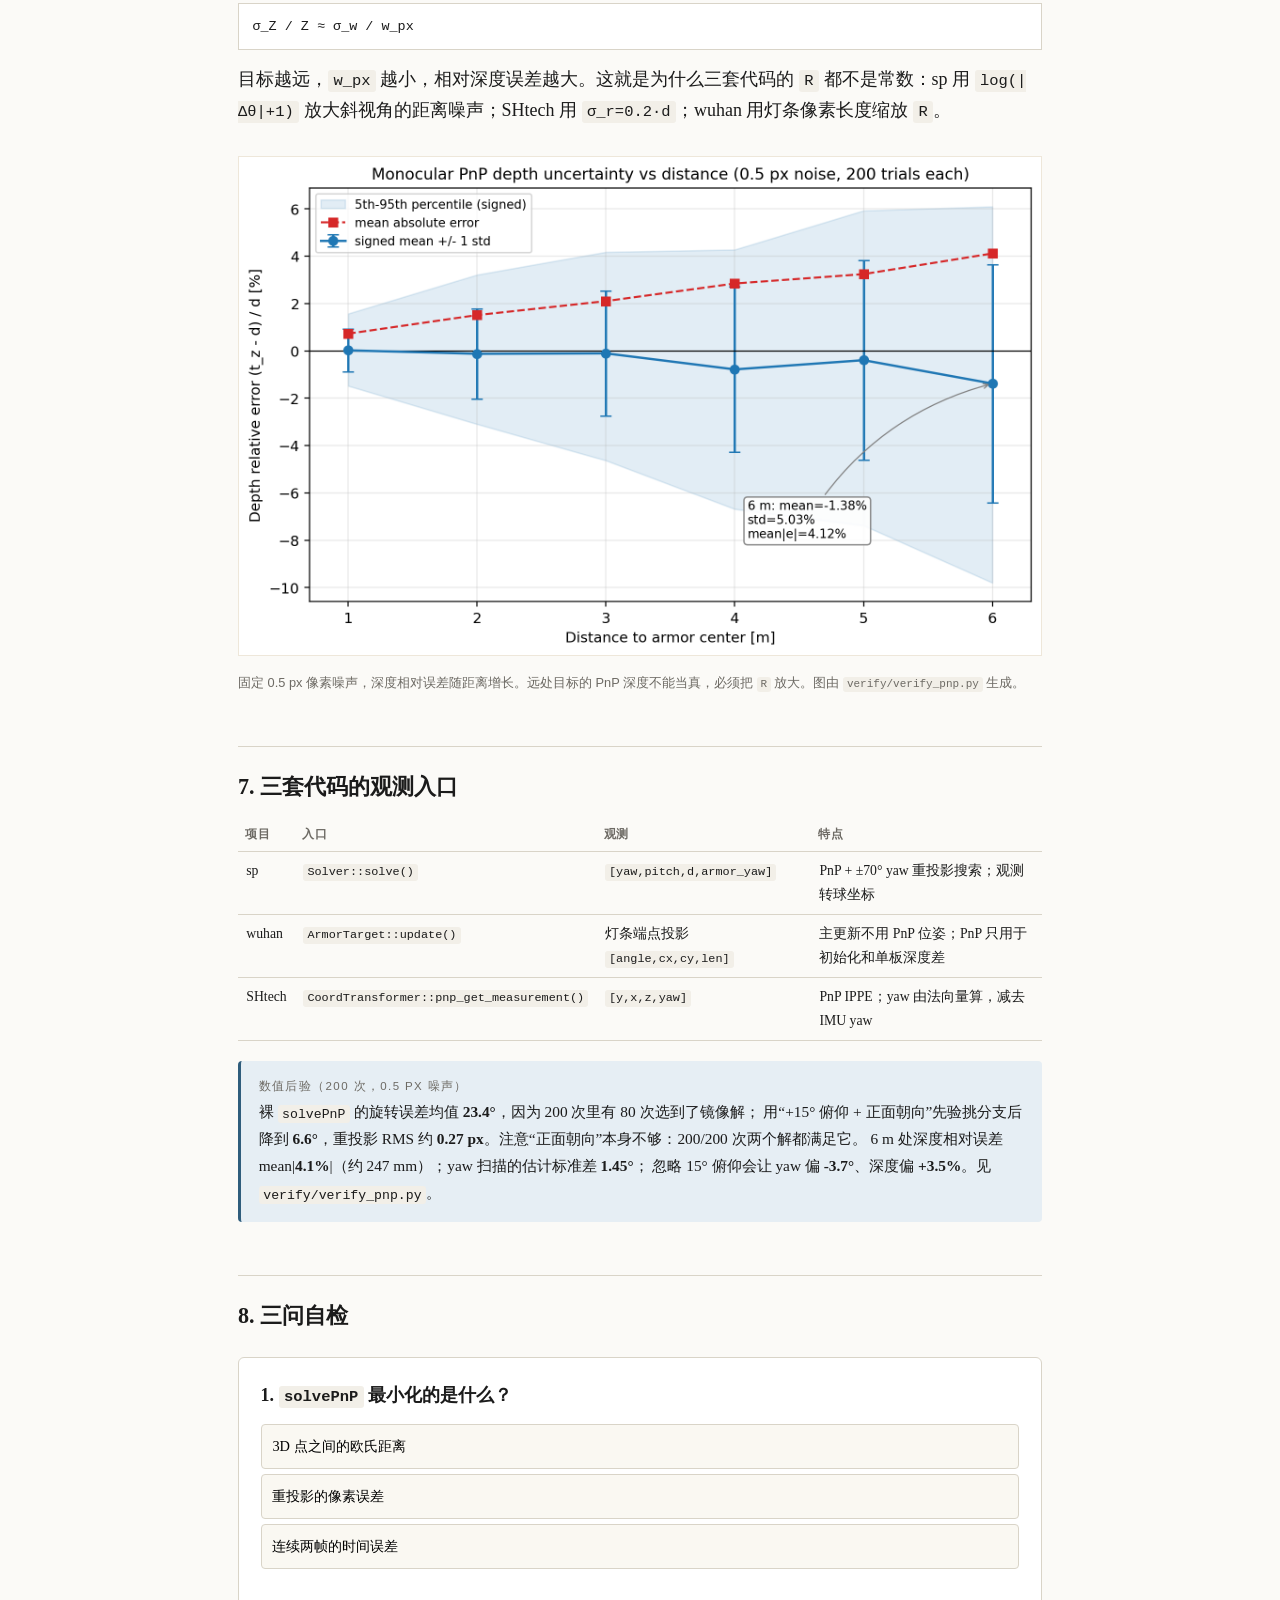
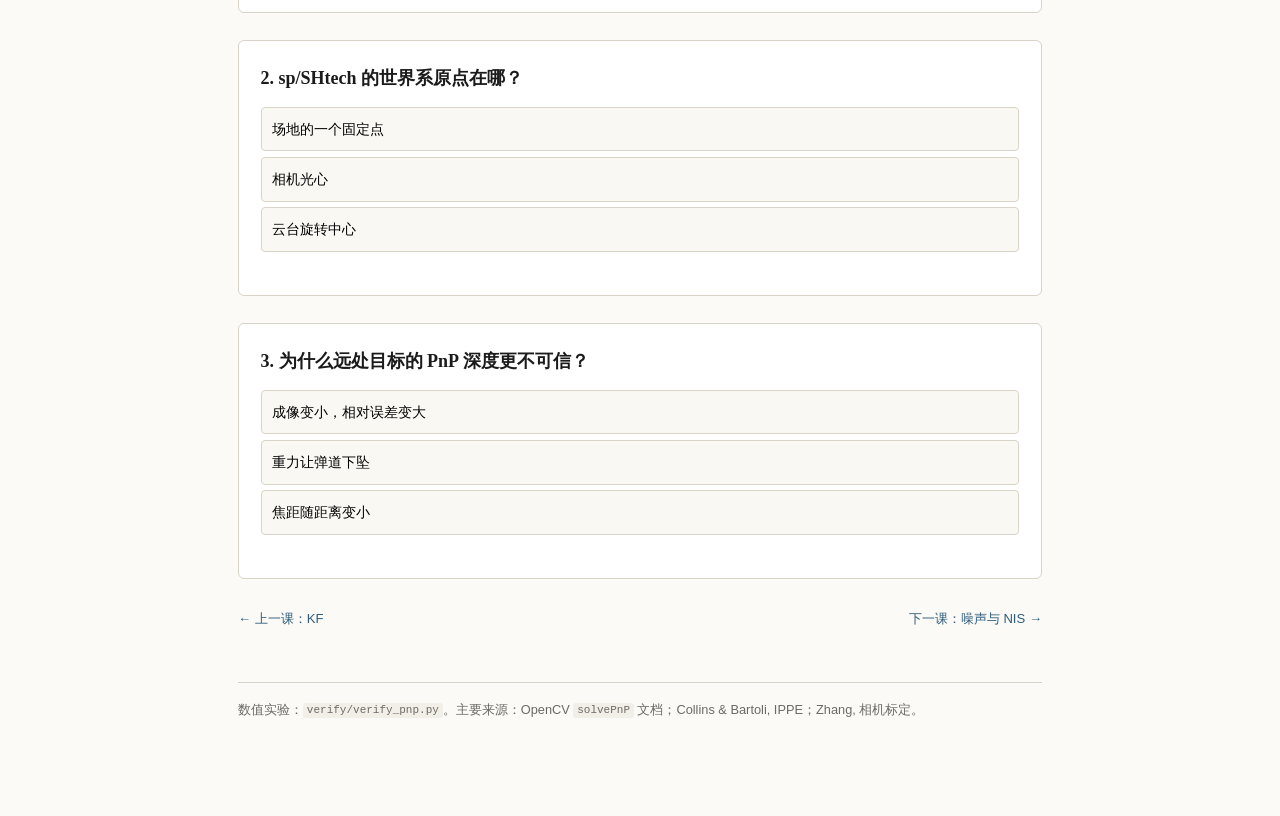
<file: lessons/0002-pnp-and-frames.html>
<!doctype html>
<html lang="zh-CN">
<head>
<meta charset="utf-8">
<meta name="viewport" content="width=device-width, initial-scale=1">
<title>0002 · PnP：从四个像素到世界坐标</title>
<link rel="stylesheet" href="../assets/course.css">
</head>
<body>
<div class="wrap">

<p class="kicker">Lesson 0002 · 基础线</p>
<h1>PnP：从四个像素到世界坐标</h1>
<p class="lede">这一节把“检测到四个角点”变成“目标在世界系下的位置和朝向”，并解释 <code>solvePnP</code>、重投影、yaw 搜索、15° 装甲板俯仰到底在做什么。</p>
<p class="meta"><span>预计 30 分钟</span><span>先修：针孔模型、旋转矩阵</span><span>对应代码：<code>solver.cpp</code> / <code>CoordTransformer.cpp</code></span></p>

<div class="box win"><span class="label">本节结束时你能</span>
写出针孔投影公式；解释 PnP 为什么是“最小化重投影误差”；说清相机系→云台系→世界系的变换；解释 sp 的 ±70° yaw 搜索和 15° 俯仰为什么不能忽略。
</div>

<h2>1. 针孔模型：3D 点怎么变成像素</h2>

<p>相机坐标系下一点 <code>P_c=(X,Y,Z)</code>，归一化坐标：</p>
<pre class="formula">x = X/Z,   y = Y/Z</pre>

<p>加畸变（径向 <code>k1,k2,k3</code>，切向 <code>p1,p2</code>），再乘内参：</p>
<pre class="formula">u = fx · x_dist + cx
v = fy · y_dist + cy

K = [[fx, 0, cx],
     [0, fy, cy],
     [0,  0,  1]]</pre>

<p><code>K</code> 是内参，描述“相机本身”；<code>R,t</code> 是外参，描述“装甲板相对相机在哪”。PnP 要解的就是后者。</p>

<figure>
<img src="../assets/figures/pnp_projection.png" alt="Projection of armor corners into the image">
<figcaption>装甲板 4 个角点投影到图像。像素坐标是 3D 点的“透视压缩”结果；近处大、远处小，深度 <code>Z</code> 在分母上。图由 <code>verify/verify_pnp.py</code> 生成。</figcaption>
</figure>

<h2>2. PnP：已知 3D 模型和 2D 像素，反解位姿</h2>

<p>装甲板的 3D 模型坐标是已知的（比如 0.135 m × 0.056 m 的矩形）。检测器给出 4 个像素点。PnP 求解：</p>

<pre class="formula">min_{R,t}  Σ_i || π(K, R P_i + t) - u_i ||²

π(K, P_c) = ( fx X/Z + cx,  fy Y/Z + cy )</pre>

<p>这是一个非线性最小二乘。OpenCV 的 <code>solvePnP(..., SOLVEPNP_IPPE)</code> 是平面目标专用解法：先解单应，再分解出 <code>R,t</code>，速度快，而且会给出两个候选解（正面/背面）。</p>

<div class="box pitfall"><span class="label">平面 PnP 的双解</span>
一个平面矩形从图像反解位姿，天然有“翻面”歧义：正面看和背面看可以投影出同样的四边形。工程上要用法向量选“正面朝向相机”的解——sp 的 <code>solver.cpp</code> 和 wuhan 的 <code>armor_pnp()</code> 都做了这件事。但注意：本实验里 <strong>200/200 次两个解都正面朝相机</strong>，单靠法向量筛不掉镜像支；还需要 pitch 符号先验（+15°）或时域一致性。sp 固定 pitch 再搜 yaw，正好避开了这个坑。
</div>

<h2>3. 重投影误差：PnP 的“事后验算”</h2>

<p>把解出的 <code>R,t</code> 再投影回图像，和检测到的像素点比较：</p>

<pre class="formula">e_i = || π(K, R P_i + t) - u_i ||
E   = Σ_i e_i</pre>

<p><code>E</code> 小，说明这个位姿能解释看到的四边形。sp 的 <code>optimize_yaw()</code> 就是固定位置和 15° 俯仰，只扫 yaw，找 <code>E</code> 最小的 yaw：</p>

<pre class="formula">for yaw in [-70°, +70°] step 1°:
    E(yaw) = Σ_i || π(K, R(yaw, pitch=15°) P_i + t) - u_i ||
best_yaw = argmin E(yaw)</pre>

<figure>
<img src="../assets/figures/pnp_yaw_scan.png" alt="Reprojection error vs yaw">
<figcaption>重投影误差随 yaw 的变化：最小值就在真实 yaw 附近。sp 用 ±70° 的 1° 网格搜索，而不是解析求导，是因为平面目标的 yaw 只影响四个角点的投影形状，代价函数不复杂但也不太平滑。图由 <code>verify/verify_pnp.py</code> 生成。</figcaption>
</figure>

<h2>4. 坐标系：相机 → 云台 → 世界</h2>

<p>PnP 给出的 <code>t</code> 在相机系。要变成自瞄能用的坐标，需要两次变换：</p>

<pre class="formula">p_gimbal = R_camera2gimbal · p_camera + t_camera2gimbal
p_world  = R_gimbal2world  · p_gimbal</pre>

<p>注意第二行只有旋转，没有平移。这意味着：<strong>sp/SHtech 的“世界系”原点就在云台/IMU 旋转中心</strong>，它随机器人平移，但不随机器人旋转（轴是重力对齐的）。</p>

<figure>
<img src="../assets/figures/pnp_frames.png" alt="Camera, gimbal and world frames">
<figcaption>三个原点：相机光心、云台旋转中心、世界原点（与云台重合）。同一个目标点在不同系下的坐标只差一个刚体变换。图由 <code>verify/verify_pnp.py</code> 生成。</figcaption>
</figure>

<div class="box mathbox"><span class="label">这个选择的影响</span>
因为世界原点在云台，<code>p_world</code> 直接就是“目标相对枪口”的向量，弹道解算不需要再减云台位置。但代价是：机器人平移时，静止目标在状态里的速度会变成 <code>-v_robot</code>。sp/SHtech 靠 EKF 把这个相对速度学进去；wuhan 则额外维护 odom 系，瞄准前减掉云台 <code>p/v</code>，更物理。
</div>

<h2>5. 为什么 15° 俯仰不能忽略</h2>

<p>RoboMaster 的装甲板通常前倾约 15°。如果 PnP/投影模型假设 <code>pitch=0</code>，四个角点的投影形状会变，yaw 的估计也会被带偏。</p>

<figure>
<img src="../assets/figures/pnp_pitch_bias.png" alt="Effect of ignoring the 15 degree pitch">
<figcaption>同一位置、同一 yaw，分别用 <code>pitch=15°</code> 和 <code>pitch=0°</code> 投影，角点像素差和 yaw 偏差。sp/wuhan 在重投影/位姿里显式写了 ±15°；SHtech 的 <code>h()</code> 只建模 yaw，这是一个模型简化。图由 <code>verify/verify_pnp.py</code> 生成。</figcaption>
</figure>

<h2>6. 深度误差为什么随距离爆炸</h2>

<p>像素误差 <code>σ_px</code> 对应归一化坐标误差 <code>σ_px/f</code>，再乘深度 <code>Z</code> 得到横向误差：</p>

<pre class="formula">σ_X ≈ Z · σ_px / f</pre>

<p>而深度误差还更差：对于小基线/单目，深度主要由目标在图像中的“大小”决定，<code>Z ∝ f·W / w_px</code>，所以</p>

<pre class="formula">σ_Z / Z ≈ σ_w / w_px</pre>

<p>目标越远，<code>w_px</code> 越小，相对深度误差越大。这就是为什么三套代码的 <code>R</code> 都不是常数：sp 用 <code>log(|Δθ|+1)</code> 放大斜视角的距离噪声；SHtech 用 <code>σ_r=0.2·d</code>；wuhan 用灯条像素长度缩放 <code>R</code>。</p>

<figure>
<img src="../assets/figures/pnp_depth_noise.png" alt="Depth error vs distance">
<figcaption>固定 0.5 px 像素噪声，深度相对误差随距离增长。远处目标的 PnP 深度不能当真，必须把 <code>R</code> 放大。图由 <code>verify/verify_pnp.py</code> 生成。</figcaption>
</figure>

<h2>7. 三套代码的观测入口</h2>

<table>
<tr><th>项目</th><th>入口</th><th>观测</th><th>特点</th></tr>
<tr><td>sp</td><td><code>Solver::solve()</code></td><td><code>[yaw,pitch,d,armor_yaw]</code></td><td>PnP + ±70° yaw 重投影搜索；观测转球坐标</td></tr>
<tr><td>wuhan</td><td><code>ArmorTarget::update()</code></td><td>灯条端点投影 <code>[angle,cx,cy,len]</code></td><td>主更新不用 PnP 位姿；PnP 只用于初始化和单板深度差</td></tr>
<tr><td>SHtech</td><td><code>CoordTransformer::pnp_get_measurement()</code></td><td><code>[y,x,z,yaw]</code></td><td>PnP IPPE；yaw 由法向量算，减去 IMU yaw</td></tr>
</table>

<div class="box mathbox"><span class="label">数值后验（200 次，0.5 px 噪声）</span>
裸 <code>solvePnP</code> 的旋转误差均值 <strong>23.4°</strong>，因为 200 次里有 80 次选到了镜像解；
用“+15° 俯仰 + 正面朝向”先验挑分支后降到 <strong>6.6°</strong>，重投影 RMS 约 <strong>0.27 px</strong>。注意“正面朝向”本身不够：200/200 次两个解都满足它。
6 m 处深度相对误差 mean|<strong>4.1%</strong>|（约 247 mm）；yaw 扫描的估计标准差 <strong>1.45°</strong>；
忽略 15° 俯仰会让 yaw 偏 <strong>-3.7°</strong>、深度偏 <strong>+3.5%</strong>。见 <code>verify/verify_pnp.py</code>。
</div>

<h2>8. 三问自检</h2>

<div class="quiz" data-answer="b">
<p class="q">1. <code>solvePnP</code> 最小化的是什么？</p>
<button data-choice="a" data-why="它最小化的是像素误差，不是 3D 距离。">3D 点之间的欧氏距离</button>
<button data-choice="b" data-why="把解出的位姿再投影回图像，和检测像素比较，这就是重投影误差。">重投影的像素误差</button>
<button data-choice="c" data-why="PnP 不需要时间信息。">连续两帧的时间误差</button>
<div class="feedback"></div>
</div>

<div class="quiz" data-answer="c">
<p class="q">2. sp/SHtech 的世界系原点在哪？</p>
<button data-choice="a" data-why="不是场地原点；它们没有做全局定位。">场地的一个固定点</button>
<button data-choice="b" data-why="不是相机光心；相机系还要经过外参变换。">相机光心</button>
<button data-choice="c" data-why="<code>p_world = R_gimbal2world · p_gimbal</code>，没有平移，所以原点就是云台旋转中心。">云台旋转中心</button>
<div class="feedback"></div>
</div>

<div class="quiz" data-answer="a">
<p class="q">3. 为什么远处目标的 PnP 深度更不可信？</p>
<button data-choice="a" data-why="目标成像越小，同样的像素误差对应更大的相对深度误差。">成像变小，相对误差变大</button>
<button data-choice="b" data-why="重力不影响 PnP 深度。">重力让弹道下坠</button>
<button data-choice="c" data-why="焦距不会随距离变化。">焦距随距离变小</button>
<div class="feedback"></div>
</div>

<div class="lesson-nav">
<a href="0001-kf-from-gaussian.html">← 上一课：KF</a>
<a href="0003-noise-covariance-nis.html">下一课：噪声与 NIS →</a>
</div>

<div class="footer">
数值实验：<code>verify/verify_pnp.py</code>。主要来源：OpenCV <code>solvePnP</code> 文档；Collins &amp; Bartoli, IPPE；Zhang, 相机标定。
</div>

</div>
<script src="../assets/quiz.js"></script>
</body>
</html>
</file>
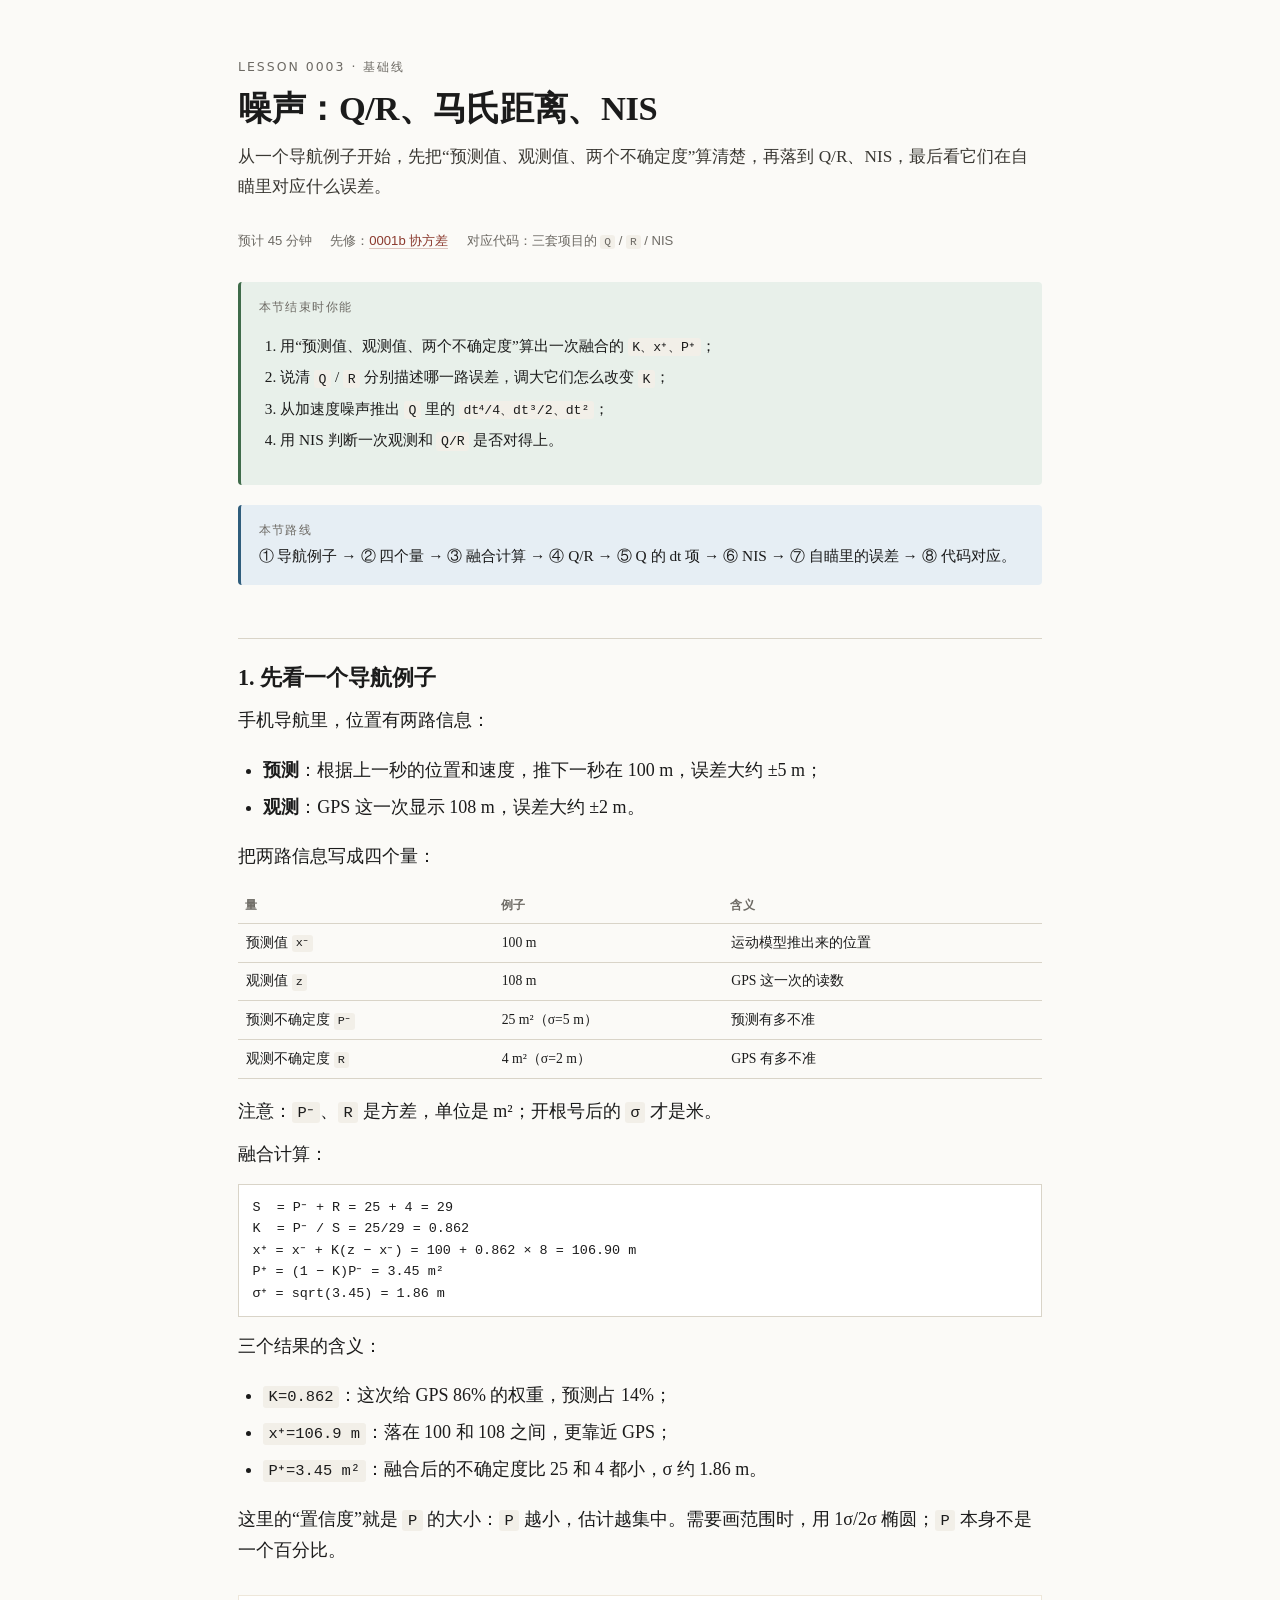
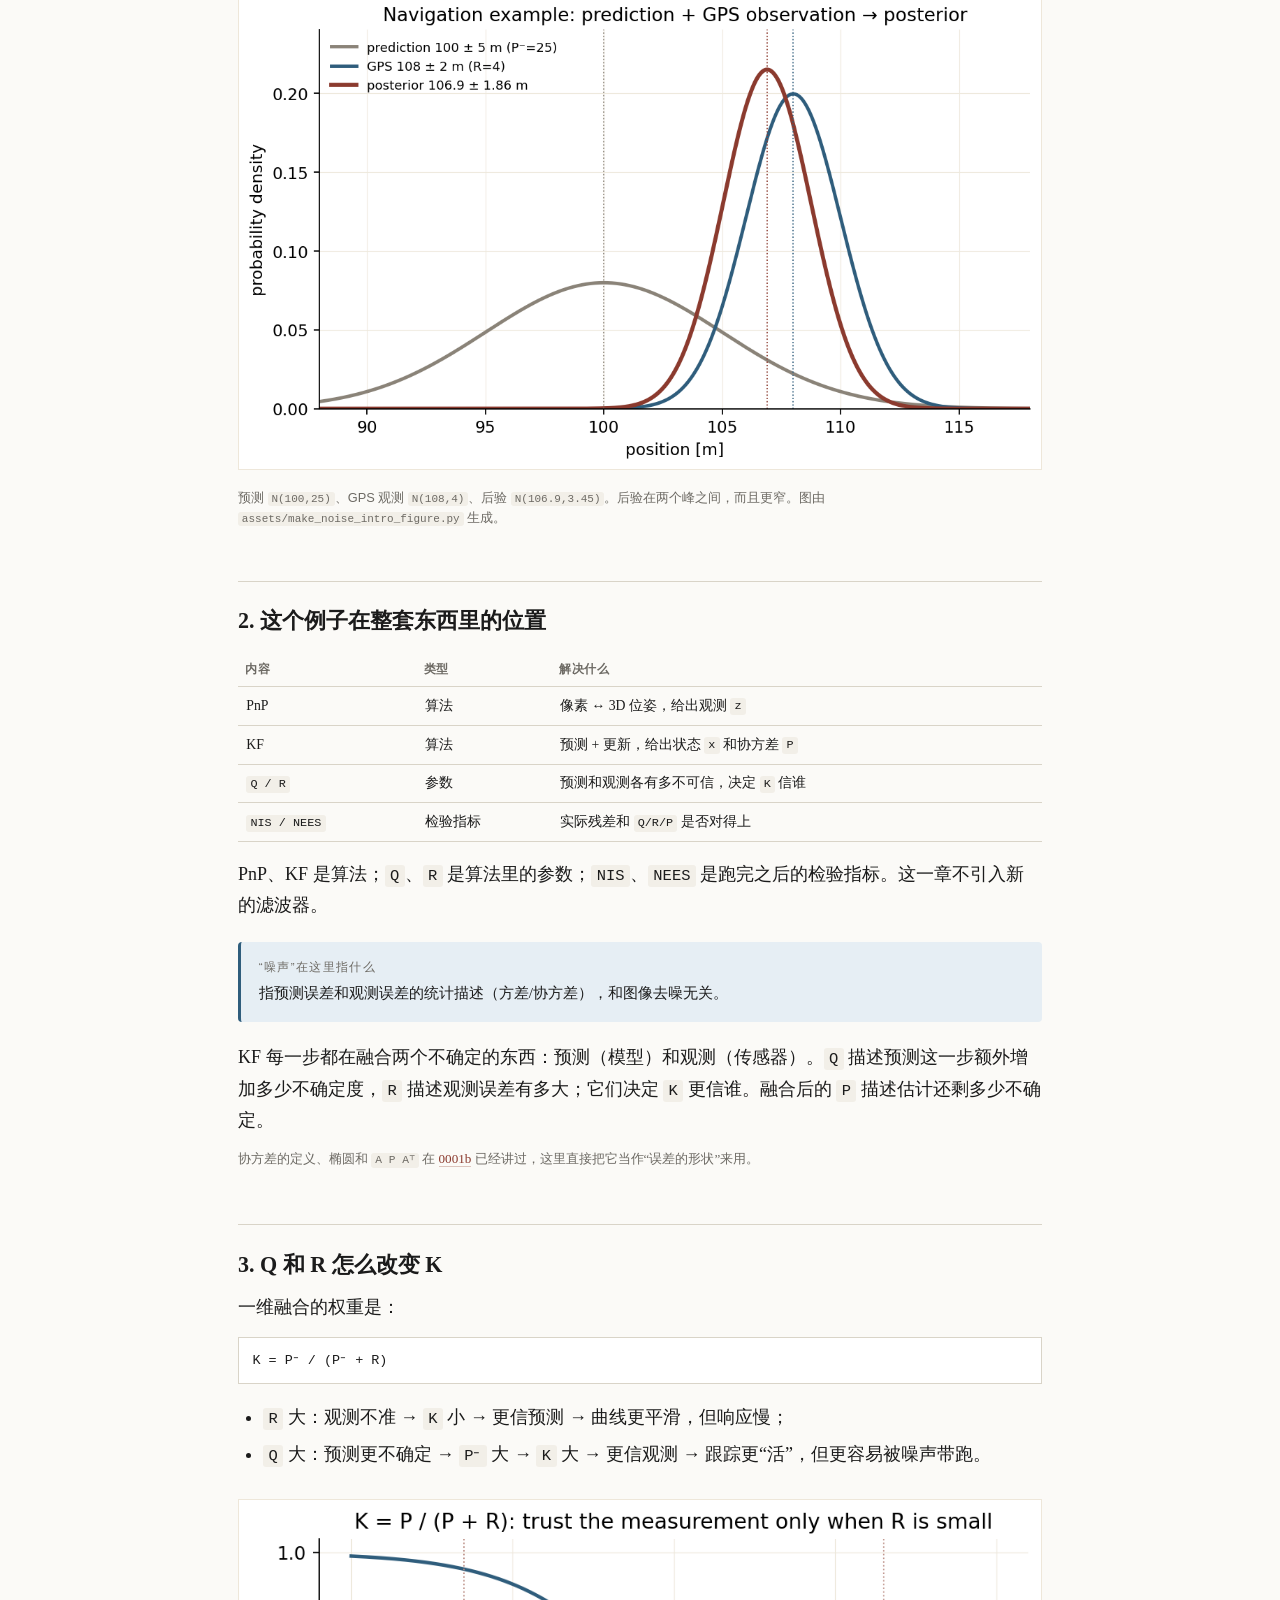
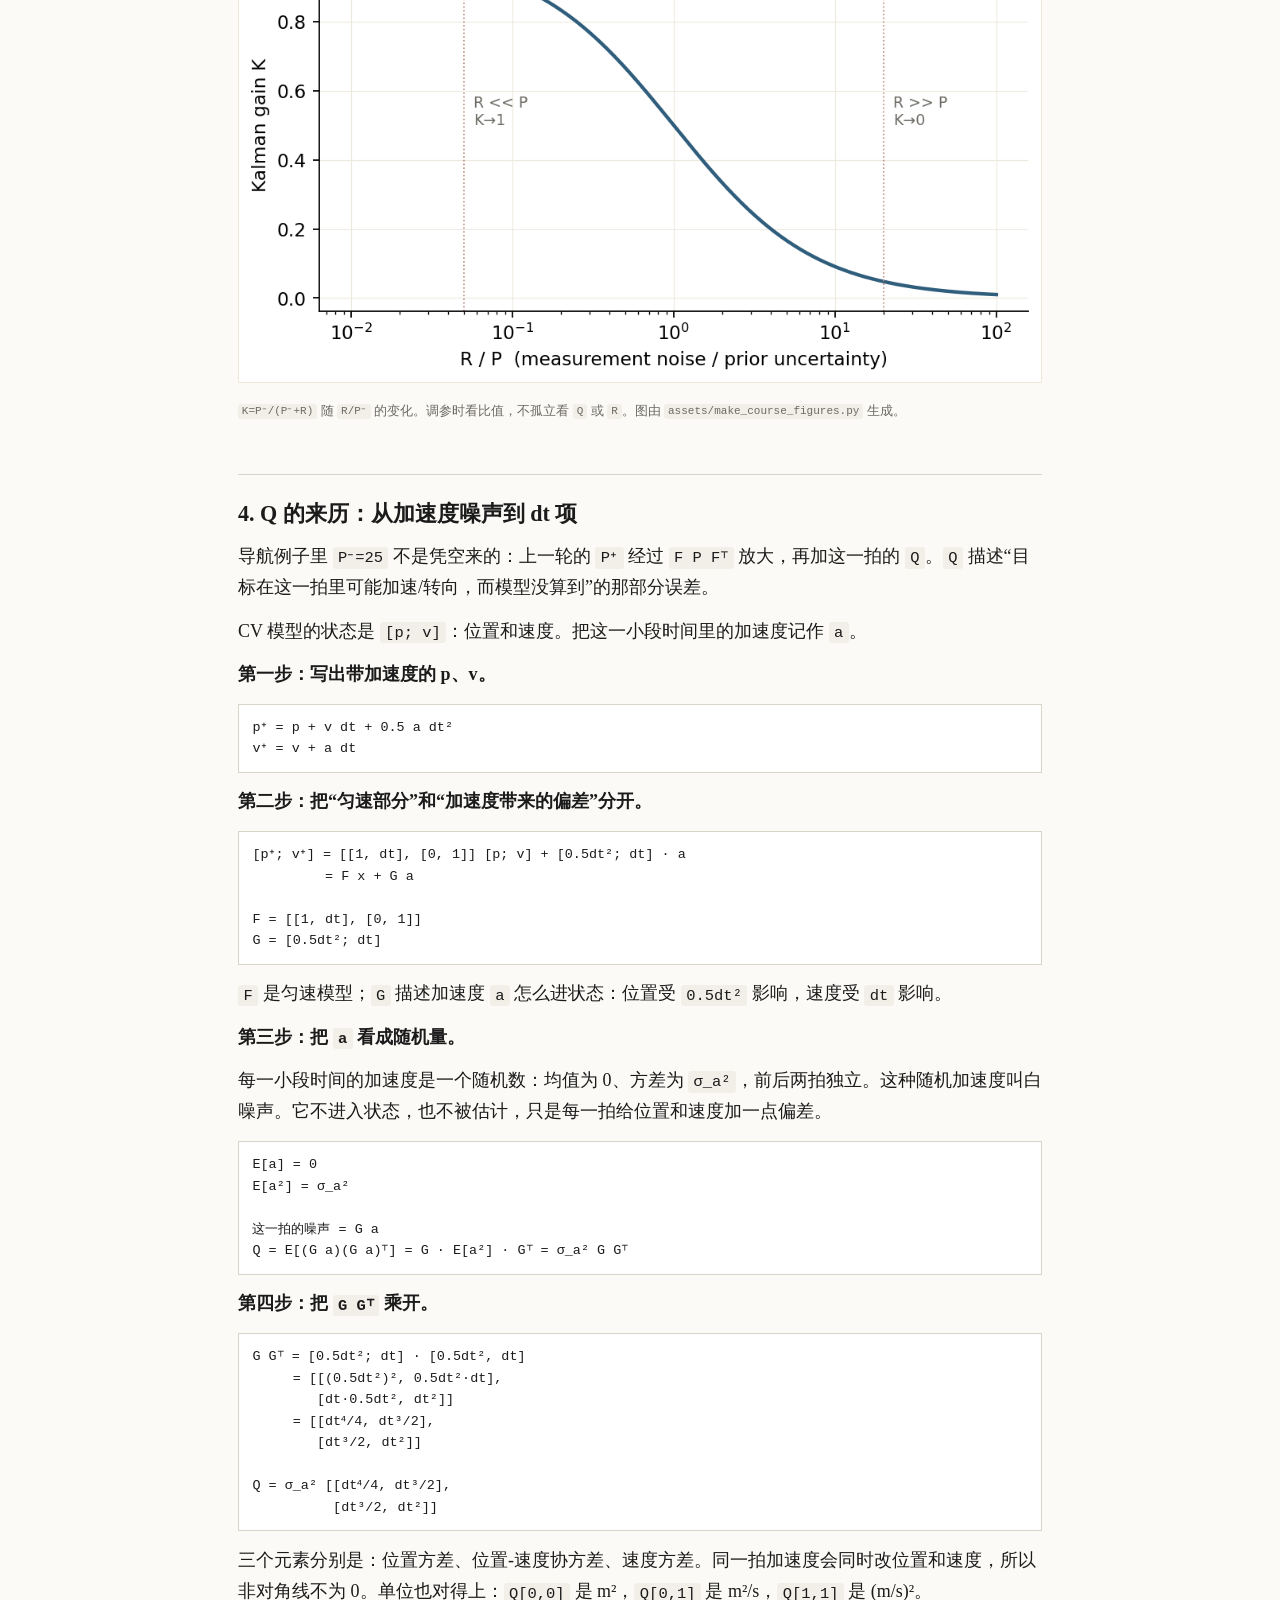
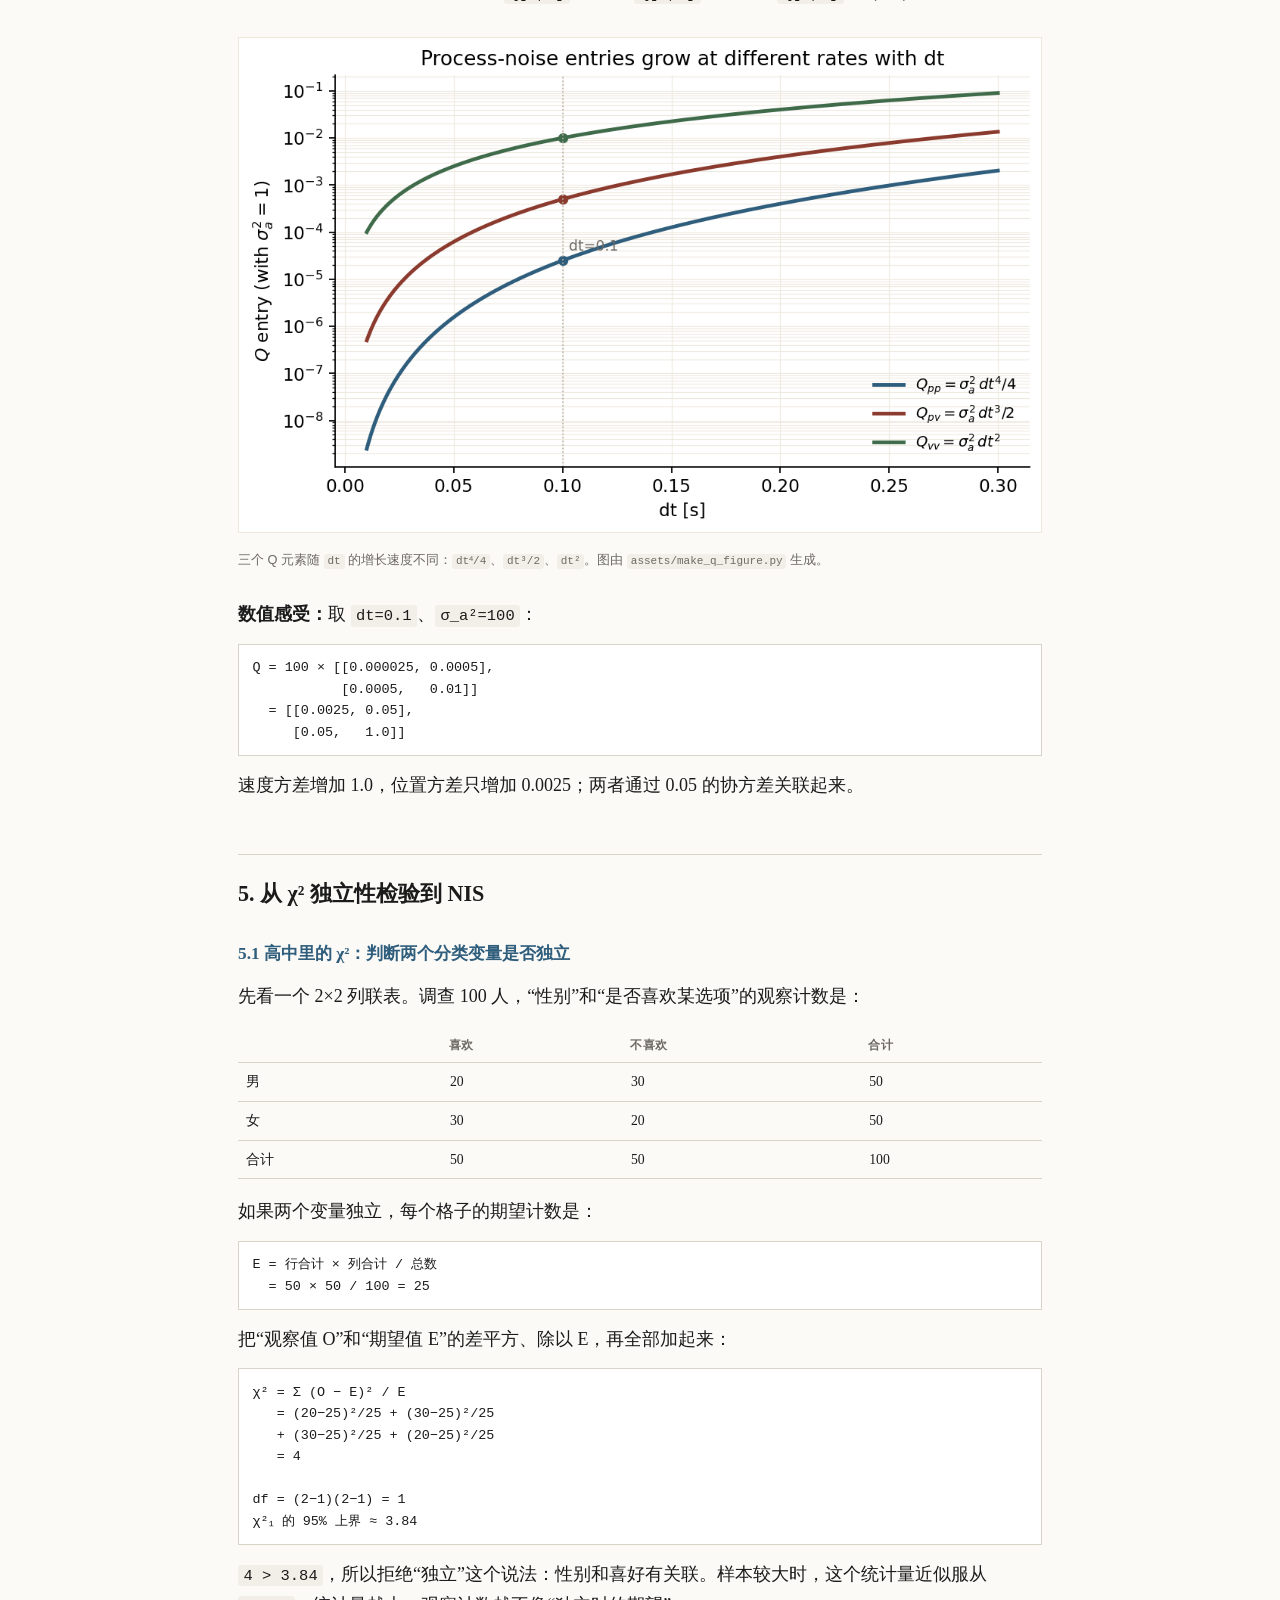
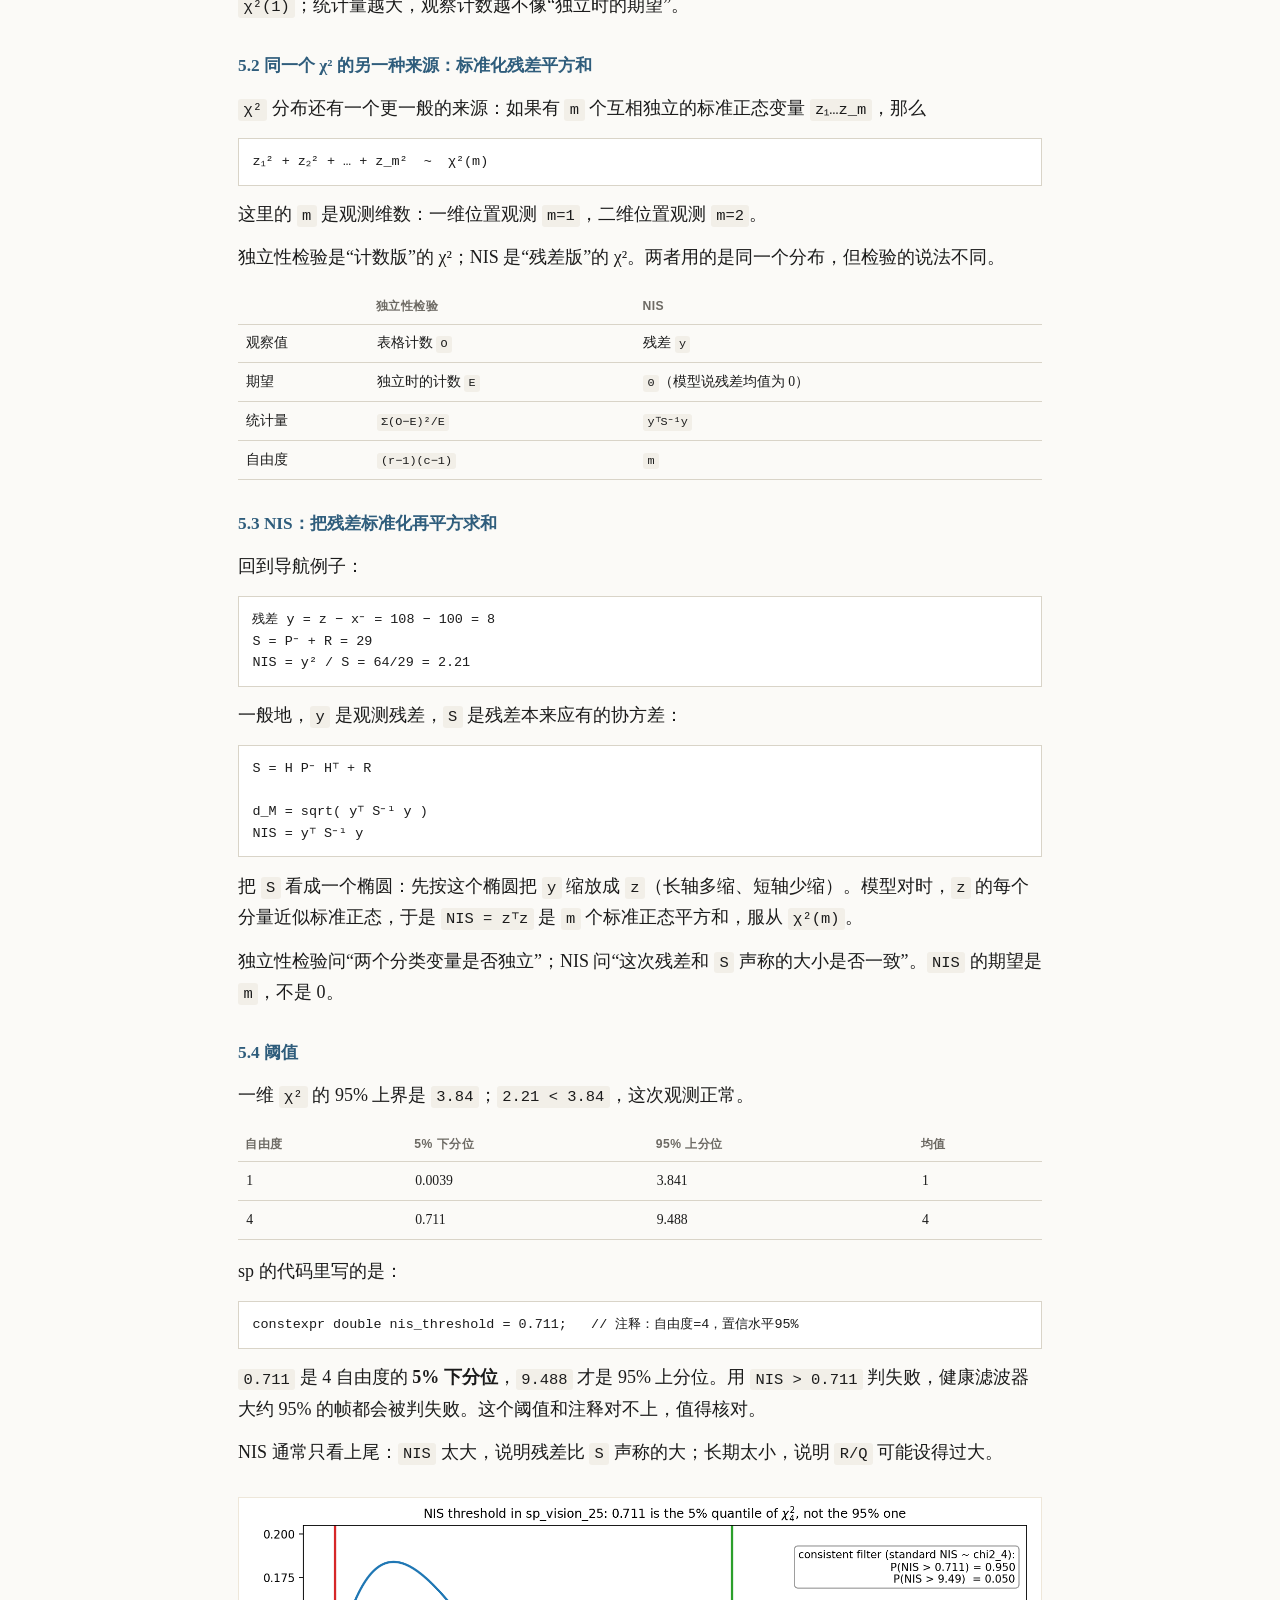
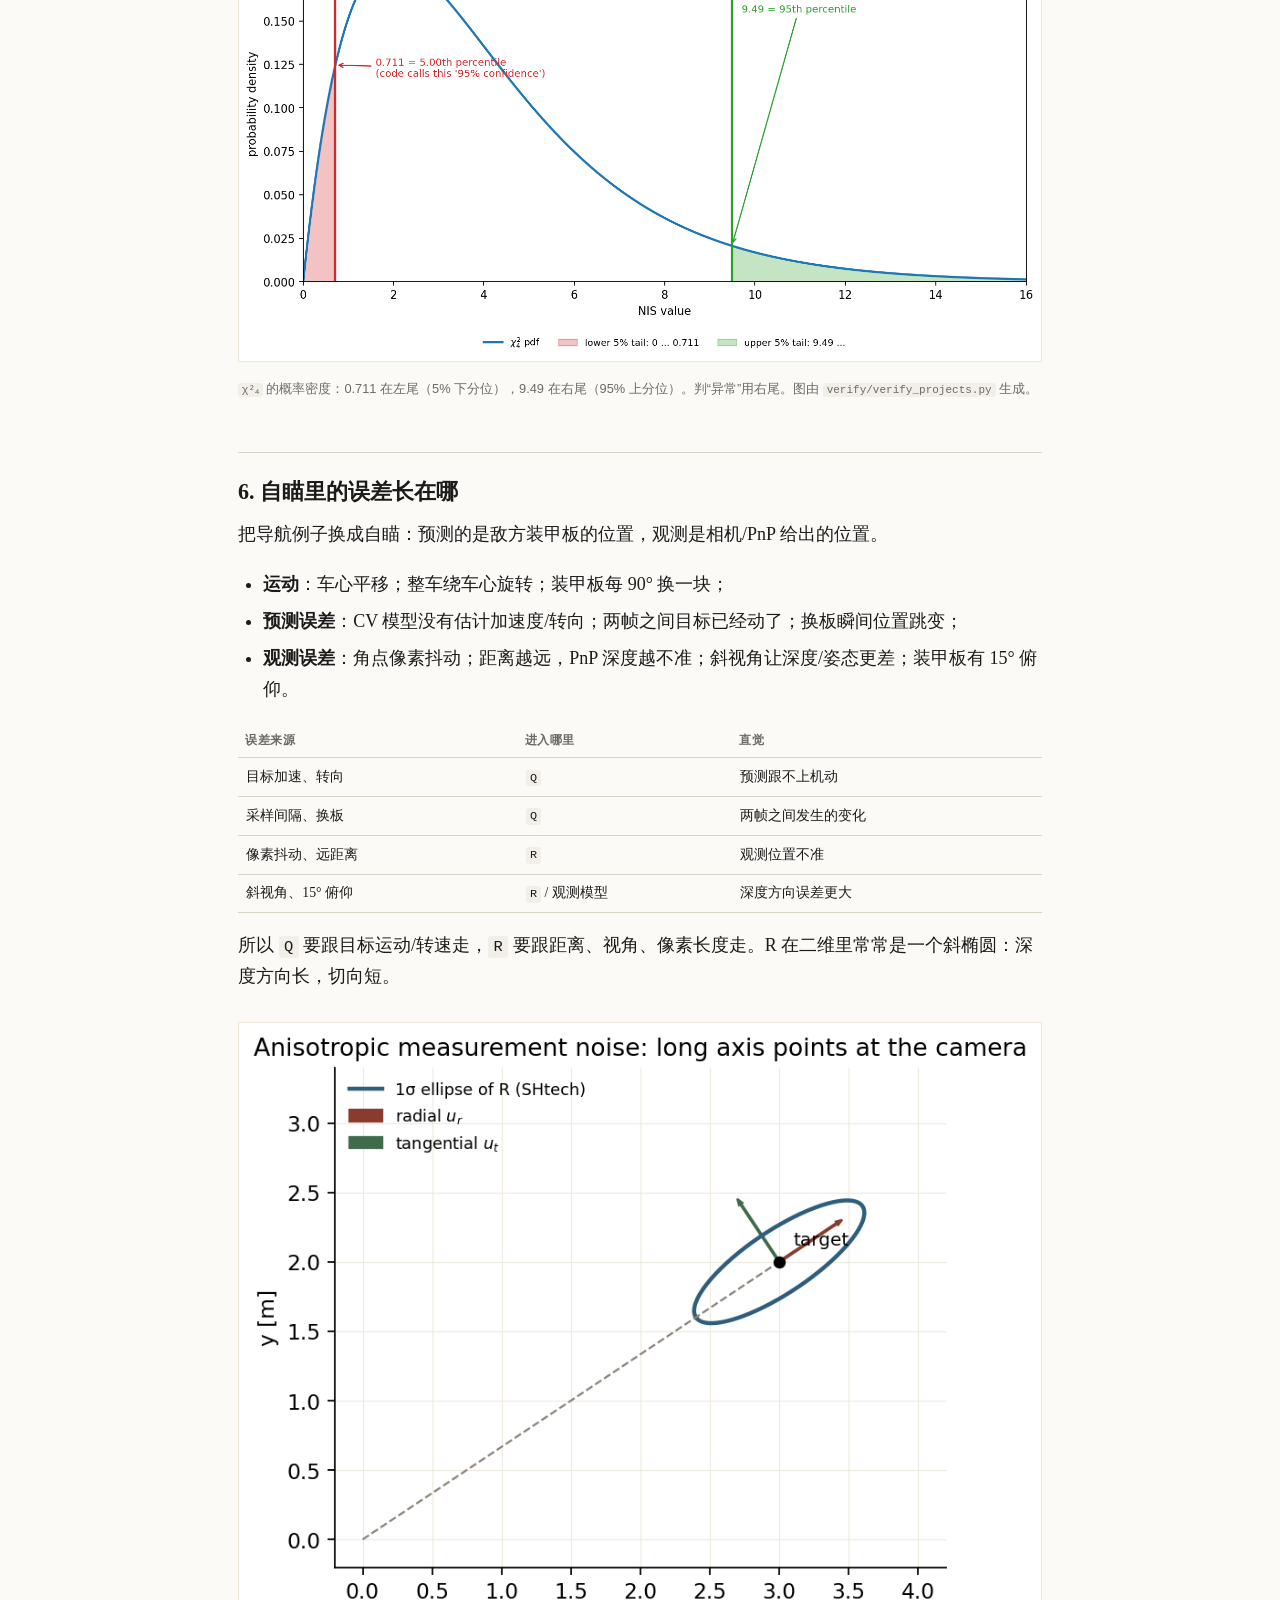
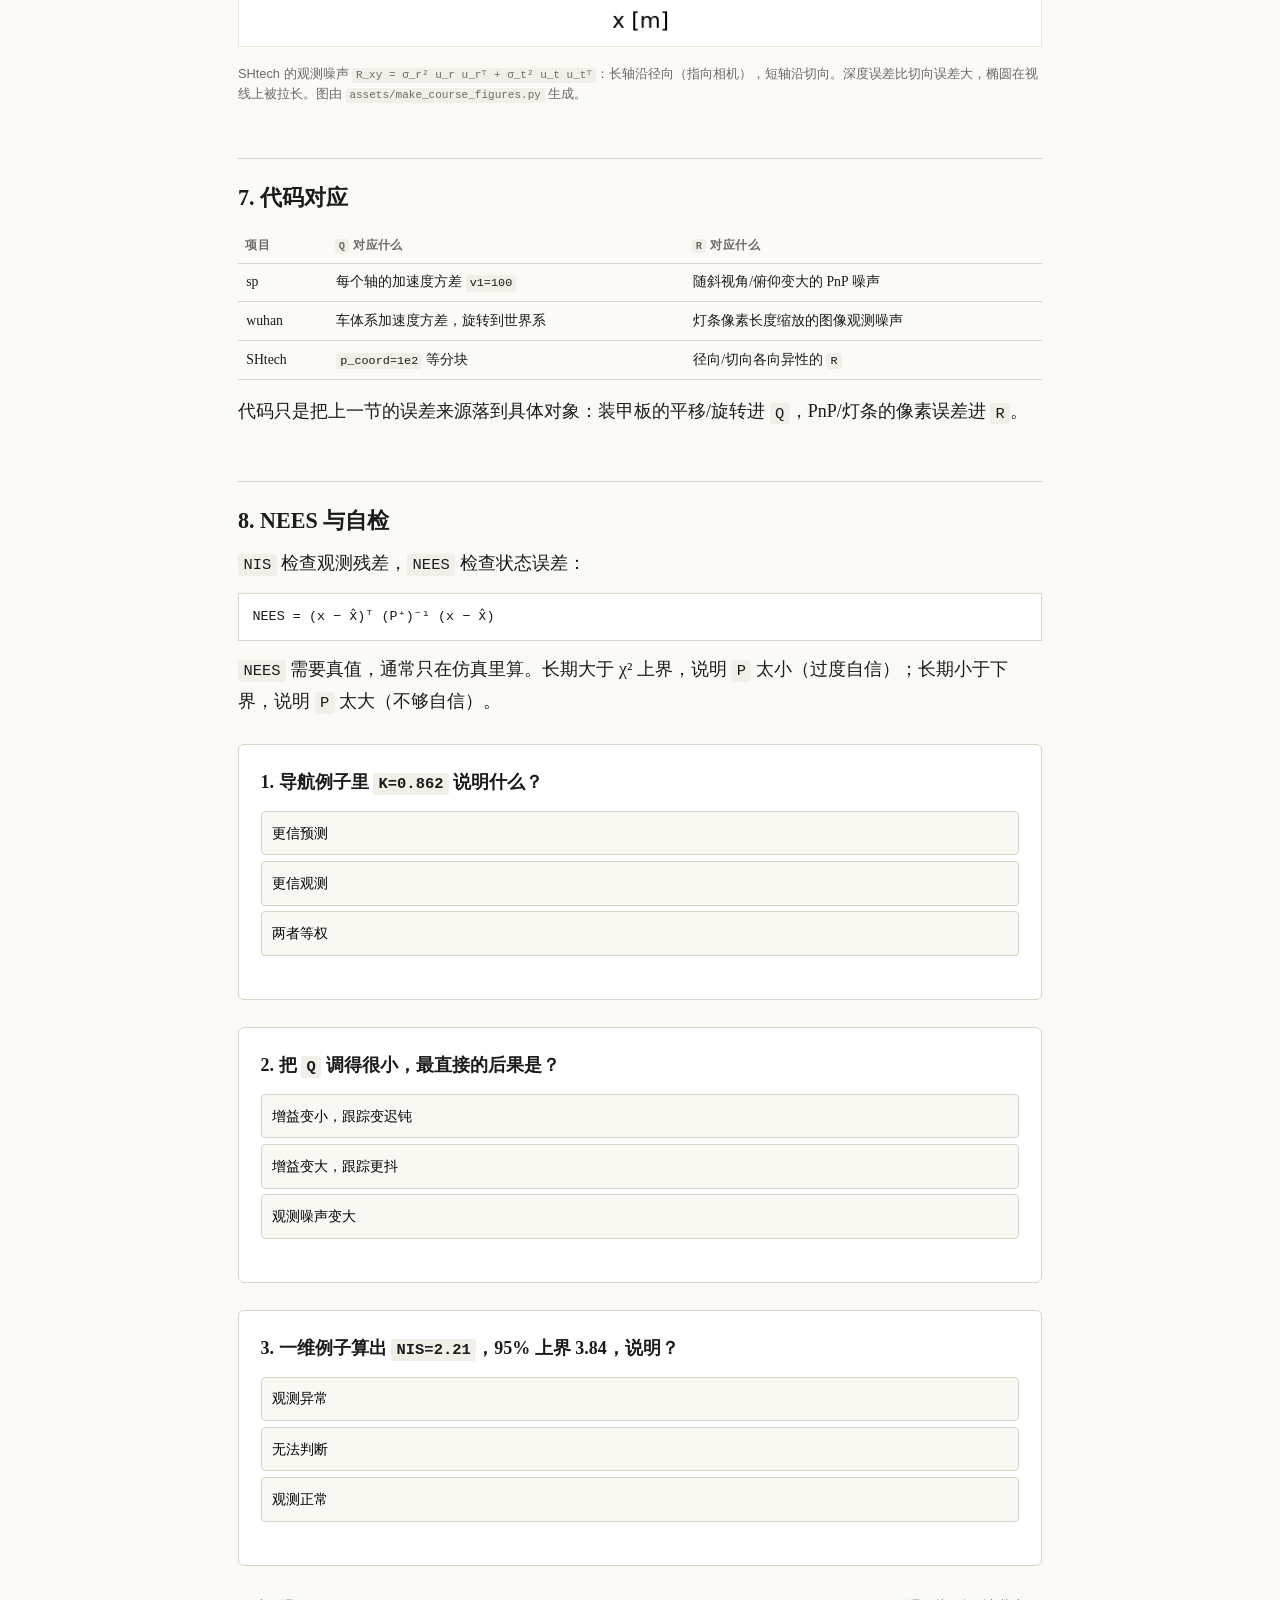
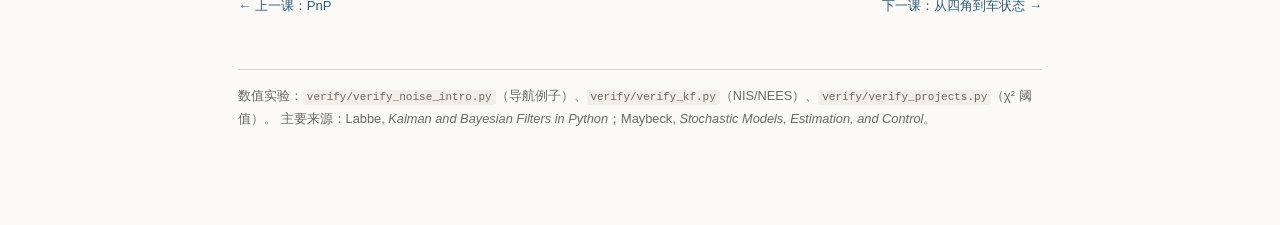
<file: lessons/0003-noise-covariance-nis.html>
<!doctype html>
<html lang="zh-CN">
<head>
<meta charset="utf-8">
<meta name="viewport" content="width=device-width, initial-scale=1">
<title>0003 · 噪声：Q/R、马氏距离、NIS</title>
<link rel="stylesheet" href="../assets/course.css">
</head>
<body>
<div class="wrap">

<p class="kicker">Lesson 0003 · 基础线</p>
<h1>噪声：Q/R、马氏距离、NIS</h1>
<p class="lede">从一个导航例子开始，先把“预测值、观测值、两个不确定度”算清楚，再落到 Q/R、NIS，最后看它们在自瞄里对应什么误差。</p>
<p class="meta"><span>预计 45 分钟</span><span>先修：<a href="0001b-covariance.html">0001b 协方差</a></span><span>对应代码：三套项目的 <code>Q</code> / <code>R</code> / NIS</span></p>

<div class="box win"><span class="label">本节结束时你能</span>
<ol>
<li>用“预测值、观测值、两个不确定度”算出一次融合的 <code>K、x⁺、P⁺</code>；</li>
<li>说清 <code>Q</code> / <code>R</code> 分别描述哪一路误差，调大它们怎么改变 <code>K</code>；</li>
<li>从加速度噪声推出 <code>Q</code> 里的 <code>dt⁴/4、dt³/2、dt²</code>；</li>
<li>用 NIS 判断一次观测和 <code>Q/R</code> 是否对得上。</li>
</ol>
</div>

<div class="box mathbox"><span class="label">本节路线</span>
① 导航例子 → ② 四个量 → ③ 融合计算 → ④ Q/R → ⑤ Q 的 dt 项 → ⑥ NIS → ⑦ 自瞄里的误差 → ⑧ 代码对应。
</div>

<h2>1. 先看一个导航例子</h2>

<p>手机导航里，位置有两路信息：</p>

<ul>
<li><strong>预测</strong>：根据上一秒的位置和速度，推下一秒在 100 m，误差大约 ±5 m；</li>
<li><strong>观测</strong>：GPS 这一次显示 108 m，误差大约 ±2 m。</li>
</ul>

<p>把两路信息写成四个量：</p>

<table>
<tr><th>量</th><th>例子</th><th>含义</th></tr>
<tr><td>预测值 <code>x⁻</code></td><td>100 m</td><td>运动模型推出来的位置</td></tr>
<tr><td>观测值 <code>z</code></td><td>108 m</td><td>GPS 这一次的读数</td></tr>
<tr><td>预测不确定度 <code>P⁻</code></td><td>25 m²（σ=5 m）</td><td>预测有多不准</td></tr>
<tr><td>观测不确定度 <code>R</code></td><td>4 m²（σ=2 m）</td><td>GPS 有多不准</td></tr>
</table>

<p>注意：<code>P⁻</code>、<code>R</code> 是方差，单位是 m²；开根号后的 <code>σ</code> 才是米。</p>

<p>融合计算：</p>

<pre class="formula">S  = P⁻ + R = 25 + 4 = 29
K  = P⁻ / S = 25/29 = 0.862
x⁺ = x⁻ + K(z − x⁻) = 100 + 0.862 × 8 = 106.90 m
P⁺ = (1 − K)P⁻ = 3.45 m²
σ⁺ = sqrt(3.45) = 1.86 m</pre>

<p>三个结果的含义：</p>

<ul>
<li><code>K=0.862</code>：这次给 GPS 86% 的权重，预测占 14%；</li>
<li><code>x⁺=106.9 m</code>：落在 100 和 108 之间，更靠近 GPS；</li>
<li><code>P⁺=3.45 m²</code>：融合后的不确定度比 25 和 4 都小，σ 约 1.86 m。</li>
</ul>

<p>这里的“置信度”就是 <code>P</code> 的大小：<code>P</code> 越小，估计越集中。需要画范围时，用 1σ/2σ 椭圆；<code>P</code> 本身不是一个百分比。</p>

<figure>
<img src="../assets/figures/noise_intro_fusion.png" alt="Navigation fusion example">
<figcaption>预测 <code>N(100,25)</code>、GPS 观测 <code>N(108,4)</code>、后验 <code>N(106.9,3.45)</code>。后验在两个峰之间，而且更窄。图由 <code>assets/make_noise_intro_figure.py</code> 生成。</figcaption>
</figure>

<h2>2. 这个例子在整套东西里的位置</h2>

<table>
<tr><th>内容</th><th>类型</th><th>解决什么</th></tr>
<tr><td>PnP</td><td>算法</td><td>像素 ↔ 3D 位姿，给出观测 <code>z</code></td></tr>
<tr><td>KF</td><td>算法</td><td>预测 + 更新，给出状态 <code>x</code> 和协方差 <code>P</code></td></tr>
<tr><td><code>Q / R</code></td><td>参数</td><td>预测和观测各有多不可信，决定 <code>K</code> 信谁</td></tr>
<tr><td><code>NIS / NEES</code></td><td>检验指标</td><td>实际残差和 <code>Q/R/P</code> 是否对得上</td></tr>
</table>

<p>PnP、KF 是算法；<code>Q</code>、<code>R</code> 是算法里的参数；<code>NIS</code>、<code>NEES</code> 是跑完之后的检验指标。这一章不引入新的滤波器。</p>

<div class="box mathbox"><span class="label">“噪声”在这里指什么</span>
指预测误差和观测误差的统计描述（方差/协方差），和图像去噪无关。
</div>

<p>KF 每一步都在融合两个不确定的东西：预测（模型）和观测（传感器）。<code>Q</code> 描述预测这一步额外增加多少不确定度，<code>R</code> 描述观测误差有多大；它们决定 <code>K</code> 更信谁。融合后的 <code>P</code> 描述估计还剩多少不确定。</p>

<p class="small">协方差的定义、椭圆和 <code>A P Aᵀ</code> 在 <a href="0001b-covariance.html">0001b</a> 已经讲过，这里直接把它当作“误差的形状”来用。</p>

<h2>3. Q 和 R 怎么改变 K</h2>

<p>一维融合的权重是：</p>

<pre class="formula">K = P⁻ / (P⁻ + R)</pre>

<ul>
<li><code>R</code> 大：观测不准 → <code>K</code> 小 → 更信预测 → 曲线更平滑，但响应慢；</li>
<li><code>Q</code> 大：预测更不确定 → <code>P⁻</code> 大 → <code>K</code> 大 → 更信观测 → 跟踪更“活”，但更容易被噪声带跑。</li>
</ul>

<figure>
<img src="../assets/figures/qr_gain.png" alt="Kalman gain vs R/P">
<figcaption><code>K=P⁻/(P⁻+R)</code> 随 <code>R/P⁻</code> 的变化。调参时看比值，不孤立看 <code>Q</code> 或 <code>R</code>。图由 <code>assets/make_course_figures.py</code> 生成。</figcaption>
</figure>

<h2>4. Q 的来历：从加速度噪声到 dt 项</h2>

<p>导航例子里 <code>P⁻=25</code> 不是凭空来的：上一轮的 <code>P⁺</code> 经过 <code>F P Fᵀ</code> 放大，再加这一拍的 <code>Q</code>。<code>Q</code> 描述“目标在这一拍里可能加速/转向，而模型没算到”的那部分误差。</p>

<p>CV 模型的状态是 <code>[p; v]</code>：位置和速度。把这一小段时间里的加速度记作 <code>a</code>。</p>

<p><strong>第一步：写出带加速度的 p、v。</strong></p>

<pre class="formula">p⁺ = p + v dt + 0.5 a dt²
v⁺ = v + a dt</pre>

<p><strong>第二步：把“匀速部分”和“加速度带来的偏差”分开。</strong></p>

<pre class="formula">[p⁺; v⁺] = [[1, dt], [0, 1]] [p; v] + [0.5dt²; dt] · a
         = F x + G a

F = [[1, dt], [0, 1]]
G = [0.5dt²; dt]</pre>

<p><code>F</code> 是匀速模型；<code>G</code> 描述加速度 <code>a</code> 怎么进状态：位置受 <code>0.5dt²</code> 影响，速度受 <code>dt</code> 影响。</p>

<p><strong>第三步：把 <code>a</code> 看成随机量。</strong></p>

<p>每一小段时间的加速度是一个随机数：均值为 0、方差为 <code>σ_a²</code>，前后两拍独立。这种随机加速度叫白噪声。它不进入状态，也不被估计，只是每一拍给位置和速度加一点偏差。</p>

<pre class="formula">E[a] = 0
E[a²] = σ_a²

这一拍的噪声 = G a
Q = E[(G a)(G a)ᵀ] = G · E[a²] · Gᵀ = σ_a² G Gᵀ</pre>

<p><strong>第四步：把 <code>G Gᵀ</code> 乘开。</strong></p>

<pre class="formula">G Gᵀ = [0.5dt²; dt] · [0.5dt², dt]
     = [[(0.5dt²)², 0.5dt²·dt],
        [dt·0.5dt², dt²]]
     = [[dt⁴/4, dt³/2],
        [dt³/2, dt²]]

Q = σ_a² [[dt⁴/4, dt³/2],
          [dt³/2, dt²]]</pre>

<p>三个元素分别是：位置方差、位置-速度协方差、速度方差。同一拍加速度会同时改位置和速度，所以非对角线不为 0。单位也对得上：<code>Q[0,0]</code> 是 m²，<code>Q[0,1]</code> 是 m²/s，<code>Q[1,1]</code> 是 (m/s)²。</p>

<figure>
<img src="../assets/figures/q_terms.png" alt="Q entries vs dt">
<figcaption>三个 Q 元素随 <code>dt</code> 的增长速度不同：<code>dt⁴/4</code>、<code>dt³/2</code>、<code>dt²</code>。图由 <code>assets/make_q_figure.py</code> 生成。</figcaption>
</figure>

<p><strong>数值感受：</strong>取 <code>dt=0.1</code>、<code>σ_a²=100</code>：</p>

<pre class="formula">Q = 100 × [[0.000025, 0.0005],
           [0.0005,   0.01]]
  = [[0.0025, 0.05],
     [0.05,   1.0]]</pre>

<p>速度方差增加 1.0，位置方差只增加 0.0025；两者通过 0.05 的协方差关联起来。</p>

<h2>5. 从 χ² 独立性检验到 NIS</h2>

<h3>5.1 高中里的 χ²：判断两个分类变量是否独立</h3>

<p>先看一个 2×2 列联表。调查 100 人，“性别”和“是否喜欢某选项”的观察计数是：</p>

<table>
<tr><th></th><th>喜欢</th><th>不喜欢</th><th>合计</th></tr>
<tr><td>男</td><td>20</td><td>30</td><td>50</td></tr>
<tr><td>女</td><td>30</td><td>20</td><td>50</td></tr>
<tr><td>合计</td><td>50</td><td>50</td><td>100</td></tr>
</table>

<p>如果两个变量独立，每个格子的期望计数是：</p>

<pre class="formula">E = 行合计 × 列合计 / 总数
  = 50 × 50 / 100 = 25</pre>

<p>把“观察值 O”和“期望值 E”的差平方、除以 E，再全部加起来：</p>

<pre class="formula">χ² = Σ (O − E)² / E
   = (20−25)²/25 + (30−25)²/25
   + (30−25)²/25 + (20−25)²/25
   = 4

df = (2−1)(2−1) = 1
χ²₁ 的 95% 上界 ≈ 3.84</pre>

<p><code>4 &gt; 3.84</code>，所以拒绝“独立”这个说法：性别和喜好有关联。样本较大时，这个统计量近似服从 <code>χ²(1)</code>；统计量越大，观察计数越不像“独立时的期望”。</p>

<h3>5.2 同一个 χ² 的另一种来源：标准化残差平方和</h3>

<p><code>χ²</code> 分布还有一个更一般的来源：如果有 <code>m</code> 个互相独立的标准正态变量 <code>z₁…z_m</code>，那么</p>

<pre class="formula">z₁² + z₂² + … + z_m²  ~  χ²(m)</pre>

<p>这里的 <code>m</code> 是观测维数：一维位置观测 <code>m=1</code>，二维位置观测 <code>m=2</code>。</p>

<p>独立性检验是“计数版”的 χ²；NIS 是“残差版”的 χ²。两者用的是同一个分布，但检验的说法不同。</p>

<table>
<tr><th></th><th>独立性检验</th><th>NIS</th></tr>
<tr><td>观察值</td><td>表格计数 <code>O</code></td><td>残差 <code>y</code></td></tr>
<tr><td>期望</td><td>独立时的计数 <code>E</code></td><td><code>0</code>（模型说残差均值为 0）</td></tr>
<tr><td>统计量</td><td><code>Σ(O−E)²/E</code></td><td><code>yᵀS⁻¹y</code></td></tr>
<tr><td>自由度</td><td><code>(r−1)(c−1)</code></td><td><code>m</code></td></tr>
</table>

<h3>5.3 NIS：把残差标准化再平方求和</h3>

<p>回到导航例子：</p>

<pre class="formula">残差 y = z − x⁻ = 108 − 100 = 8
S = P⁻ + R = 29
NIS = y² / S = 64/29 = 2.21</pre>

<p>一般地，<code>y</code> 是观测残差，<code>S</code> 是残差本来应有的协方差：</p>

<pre class="formula">S = H P⁻ Hᵀ + R

d_M = sqrt( yᵀ S⁻¹ y )
NIS = yᵀ S⁻¹ y</pre>

<p>把 <code>S</code> 看成一个椭圆：先按这个椭圆把 <code>y</code> 缩放成 <code>z</code>（长轴多缩、短轴少缩）。模型对时，<code>z</code> 的每个分量近似标准正态，于是 <code>NIS = zᵀz</code> 是 <code>m</code> 个标准正态平方和，服从 <code>χ²(m)</code>。</p>

<p>独立性检验问“两个分类变量是否独立”；NIS 问“这次残差和 <code>S</code> 声称的大小是否一致”。<code>NIS</code> 的期望是 <code>m</code>，不是 0。</p>

<h3>5.4 阈值</h3>

<p>一维 <code>χ²</code> 的 95% 上界是 <code>3.84</code>；<code>2.21 &lt; 3.84</code>，这次观测正常。</p>

<table>
<tr><th>自由度</th><th>5% 下分位</th><th>95% 上分位</th><th>均值</th></tr>
<tr><td>1</td><td>0.0039</td><td>3.841</td><td>1</td></tr>
<tr><td>4</td><td>0.711</td><td>9.488</td><td>4</td></tr>
</table>

<p>sp 的代码里写的是：</p>

<pre class="formula">constexpr double nis_threshold = 0.711;   // 注释：自由度=4，置信水平95%</pre>

<p><code>0.711</code> 是 4 自由度的 <strong>5% 下分位</strong>，<code>9.488</code> 才是 95% 上分位。用 <code>NIS &gt; 0.711</code> 判失败，健康滤波器大约 95% 的帧都会被判失败。这个阈值和注释对不上，值得核对。</p>

<p>NIS 通常只看上尾：<code>NIS</code> 太大，说明残差比 <code>S</code> 声称的大；长期太小，说明 <code>R/Q</code> 可能设得过大。</p>

<figure>
<img src="../assets/figures/proj_nis_threshold.png" alt="Chi-square threshold">
<figcaption><code>χ²₄</code> 的概率密度：0.711 在左尾（5% 下分位），9.49 在右尾（95% 上分位）。判“异常”用右尾。图由 <code>verify/verify_projects.py</code> 生成。</figcaption>
</figure>

<h2>6. 自瞄里的误差长在哪</h2>

<p>把导航例子换成自瞄：预测的是敌方装甲板的位置，观测是相机/PnP 给出的位置。</p>

<ul>
<li><strong>运动</strong>：车心平移；整车绕车心旋转；装甲板每 90° 换一块；</li>
<li><strong>预测误差</strong>：CV 模型没有估计加速度/转向；两帧之间目标已经动了；换板瞬间位置跳变；</li>
<li><strong>观测误差</strong>：角点像素抖动；距离越远，PnP 深度越不准；斜视角让深度/姿态更差；装甲板有 15° 俯仰。</li>
</ul>

<table>
<tr><th>误差来源</th><th>进入哪里</th><th>直觉</th></tr>
<tr><td>目标加速、转向</td><td><code>Q</code></td><td>预测跟不上机动</td></tr>
<tr><td>采样间隔、换板</td><td><code>Q</code></td><td>两帧之间发生的变化</td></tr>
<tr><td>像素抖动、远距离</td><td><code>R</code></td><td>观测位置不准</td></tr>
<tr><td>斜视角、15° 俯仰</td><td><code>R</code> / 观测模型</td><td>深度方向误差更大</td></tr>
</table>

<p>所以 <code>Q</code> 要跟目标运动/转速走，<code>R</code> 要跟距离、视角、像素长度走。R 在二维里常常是一个斜椭圆：深度方向长，切向短。</p>

<figure>
<img src="../assets/figures/noise_anisotropy.png" alt="Anisotropic covariance ellipse">
<figcaption>SHtech 的观测噪声 <code>R_xy = σ_r² u_r u_rᵀ + σ_t² u_t u_tᵀ</code>：长轴沿径向（指向相机），短轴沿切向。深度误差比切向误差大，椭圆在视线上被拉长。图由 <code>assets/make_course_figures.py</code> 生成。</figcaption>
</figure>

<h2>7. 代码对应</h2>

<table>
<tr><th>项目</th><th><code>Q</code> 对应什么</th><th><code>R</code> 对应什么</th></tr>
<tr><td>sp</td><td>每个轴的加速度方差 <code>v1=100</code></td><td>随斜视角/俯仰变大的 PnP 噪声</td></tr>
<tr><td>wuhan</td><td>车体系加速度方差，旋转到世界系</td><td>灯条像素长度缩放的图像观测噪声</td></tr>
<tr><td>SHtech</td><td><code>p_coord=1e2</code> 等分块</td><td>径向/切向各向异性的 <code>R</code></td></tr>
</table>

<p>代码只是把上一节的误差来源落到具体对象：装甲板的平移/旋转进 <code>Q</code>，PnP/灯条的像素误差进 <code>R</code>。</p>

<h2>8. NEES 与自检</h2>

<p><code>NIS</code> 检查观测残差，<code>NEES</code> 检查状态误差：</p>

<pre class="formula">NEES = (x − x̂)ᵀ (P⁺)⁻¹ (x − x̂)</pre>

<p><code>NEES</code> 需要真值，通常只在仿真里算。长期大于 χ² 上界，说明 <code>P</code> 太小（过度自信）；长期小于下界，说明 <code>P</code> 太大（不够自信）。</p>

<div class="quiz" data-answer="b">
<p class="q">1. 导航例子里 <code>K=0.862</code> 说明什么？</p>
<button data-choice="a" data-why="K 是观测的权重；0.862 表示更信观测。">更信预测</button>
<button data-choice="b" data-why="K=P⁻/(P⁻+R)=25/29=0.862，观测权重 86%。">更信观测</button>
<button data-choice="c" data-why="K=0.5 才是等权；0.862 明显偏向观测。">两者等权</button>
<div class="feedback"></div>
</div>

<div class="quiz" data-answer="a">
<p class="q">2. 把 <code>Q</code> 调得很小，最直接的后果是？</p>
<button data-choice="a" data-why="Q 小→P⁻ 小→K 小→更不信观测，跟踪变迟钝。">增益变小，跟踪变迟钝</button>
<button data-choice="b" data-why="Q 小不会让 K 变大；它让 P⁻ 变小。">增益变大，跟踪更抖</button>
<button data-choice="c" data-why="Q 不影响观测噪声 R。">观测噪声变大</button>
<div class="feedback"></div>
</div>

<div class="quiz" data-answer="c">
<p class="q">3. 一维例子算出 <code>NIS=2.21</code>，95% 上界 3.84，说明？</p>
<button data-choice="a" data-why="2.21 小于 3.84，落在正常范围内。">观测异常</button>
<button data-choice="b" data-why="NIS 需要和 χ² 上界比较，不能只看是否大于 0。">无法判断</button>
<button data-choice="c" data-why="2.21 < 3.84，这次观测和模型一致。">观测正常</button>
<div class="feedback"></div>
</div>

<div class="lesson-nav">
<a href="0002-pnp-and-frames.html">← 上一课：PnP</a>
<a href="0004-three-pipelines.html">下一课：从四角到车状态 →</a>
</div>

<div class="footer">
数值实验：<code>verify/verify_noise_intro.py</code>（导航例子）、<code>verify/verify_kf.py</code>（NIS/NEES）、<code>verify/verify_projects.py</code>（χ² 阈值）。
主要来源：Labbe, <em>Kalman and Bayesian Filters in Python</em>；Maybeck, <em>Stochastic Models, Estimation, and Control</em>。
</div>

</div>
<script src="../assets/quiz.js"></script>
</body>
</html>
</file>
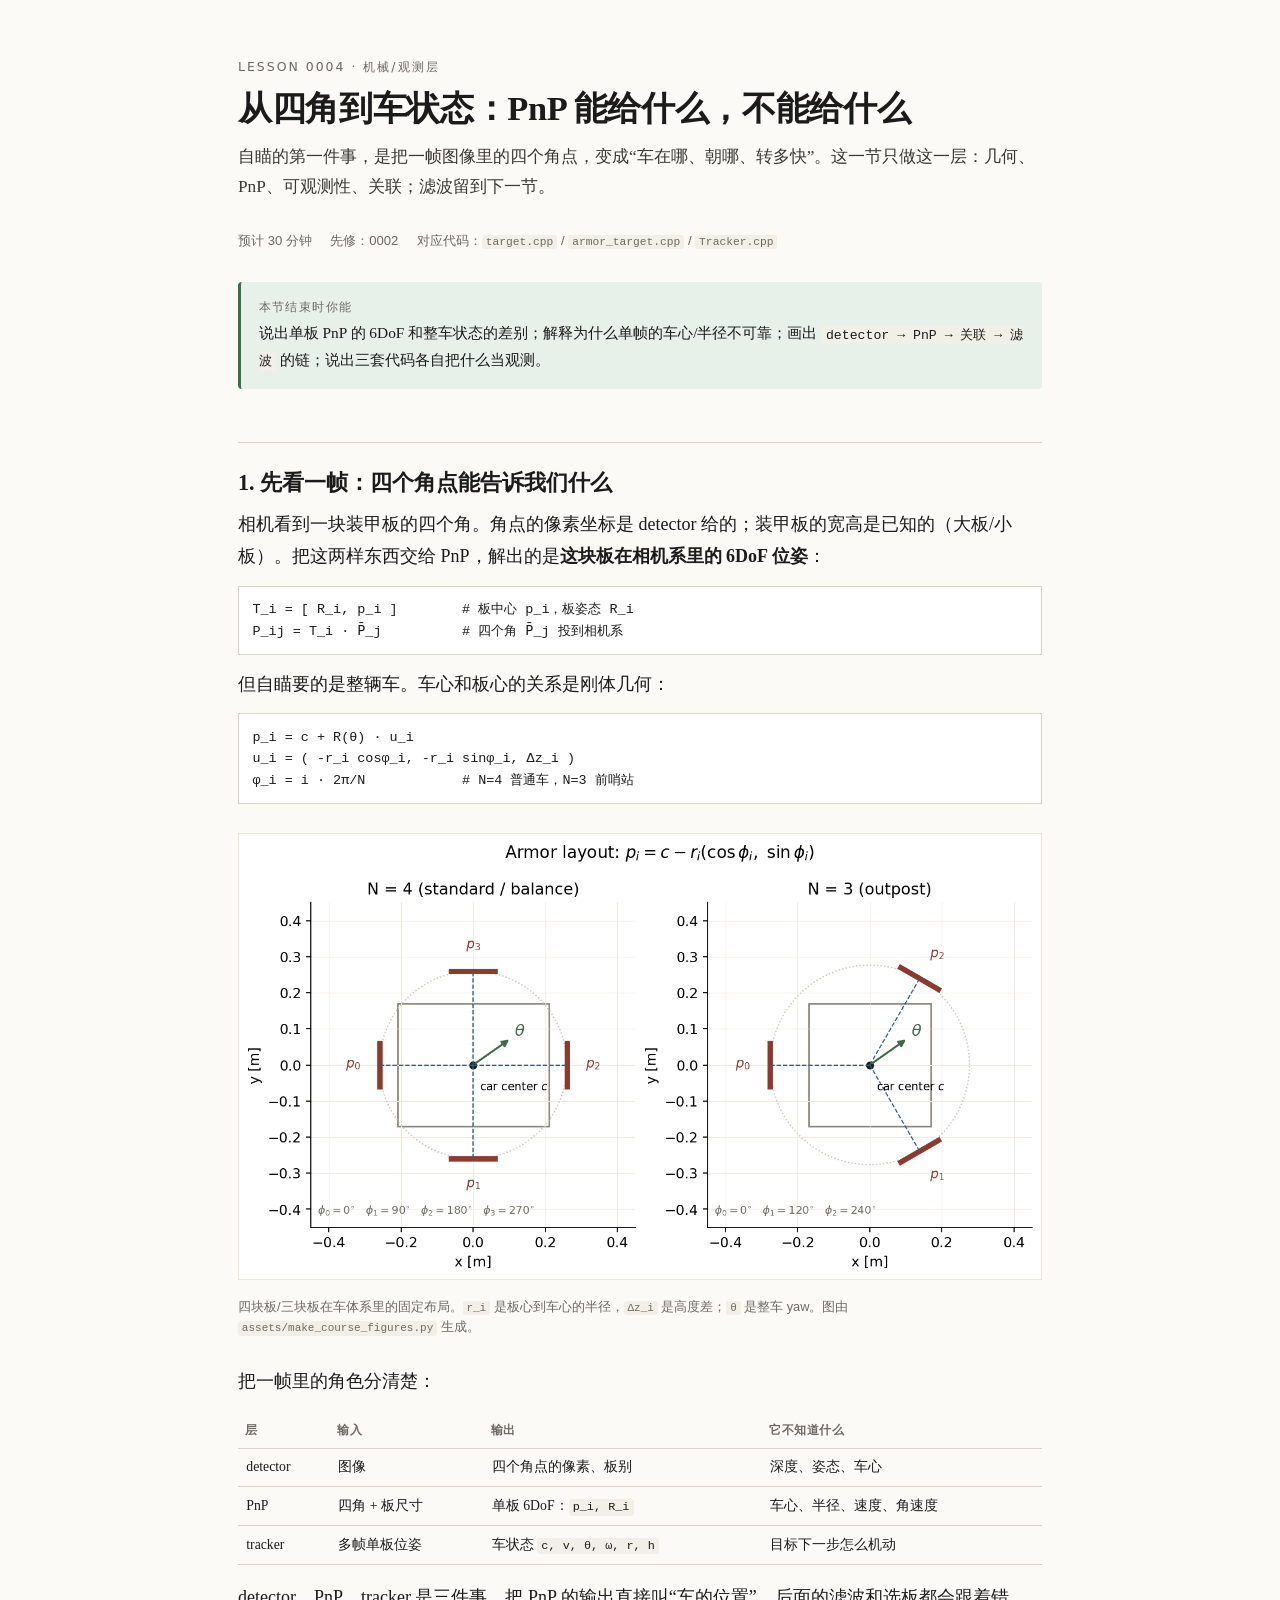
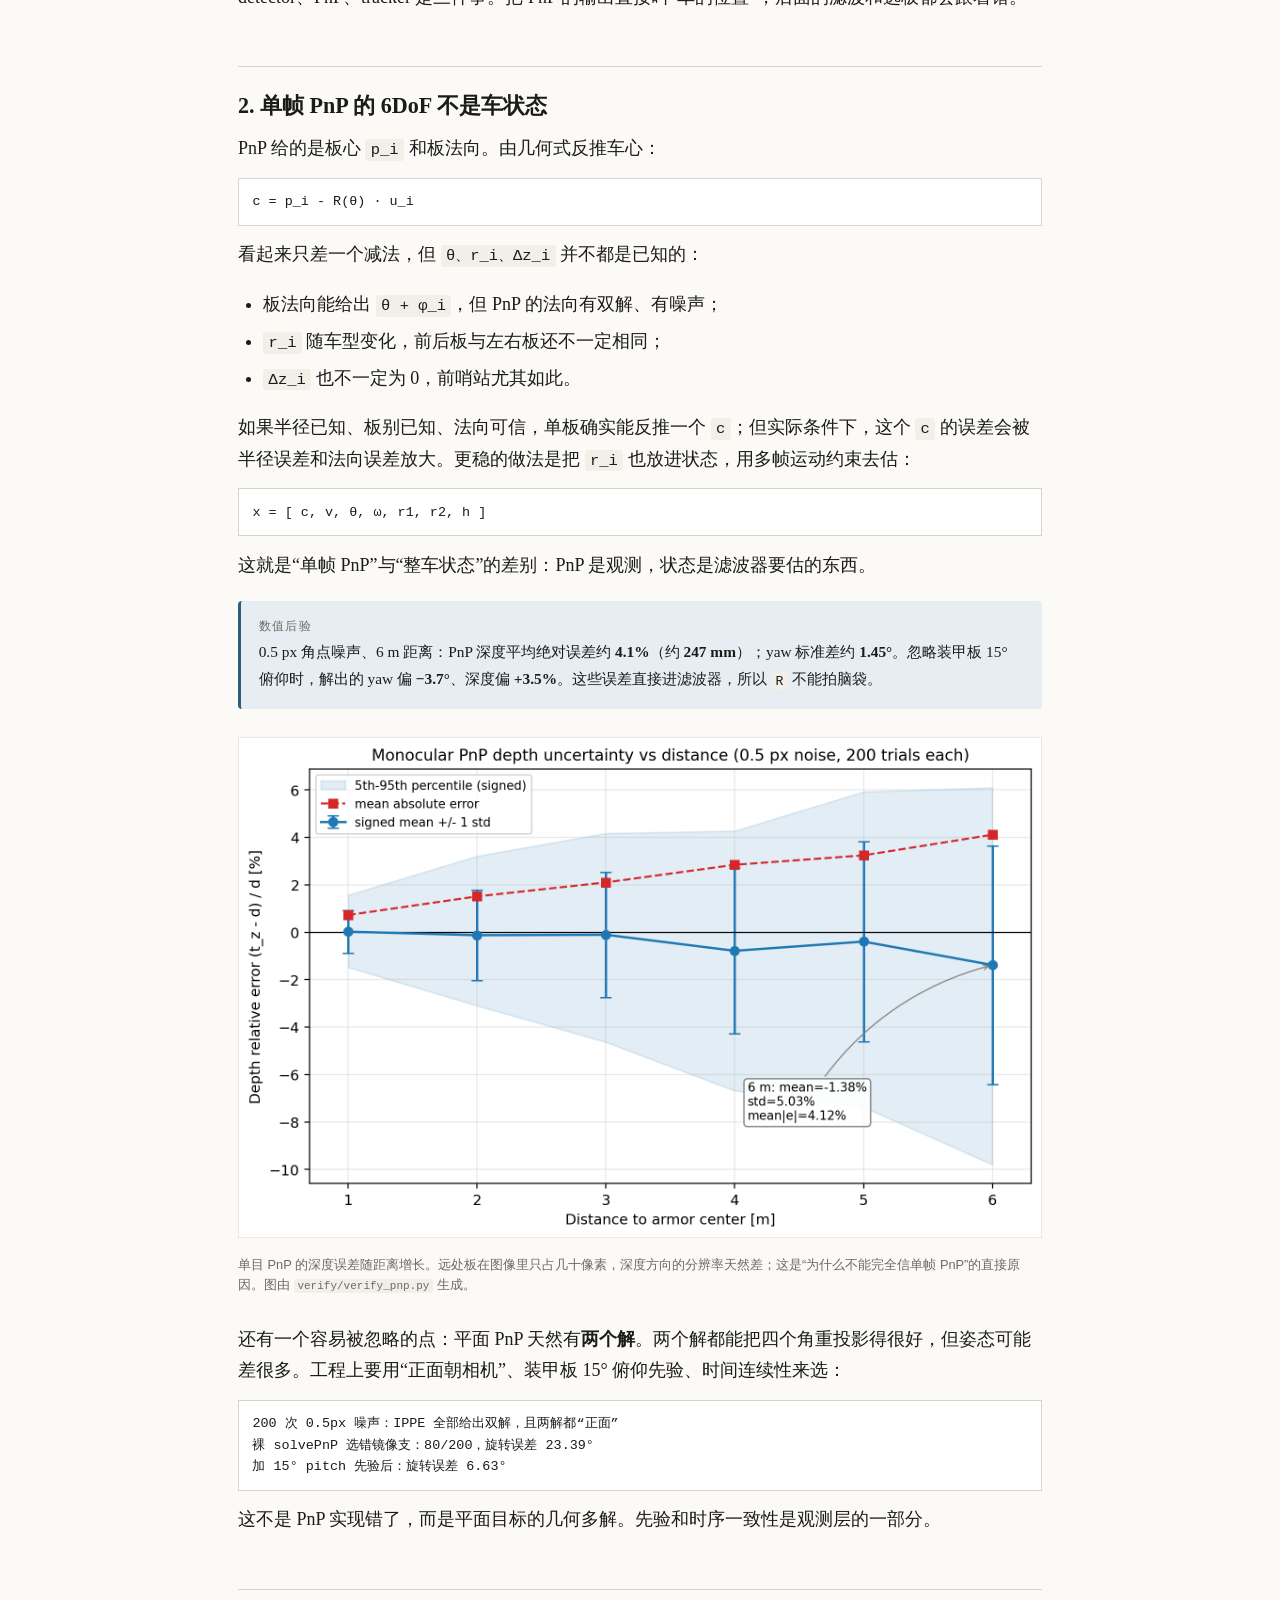
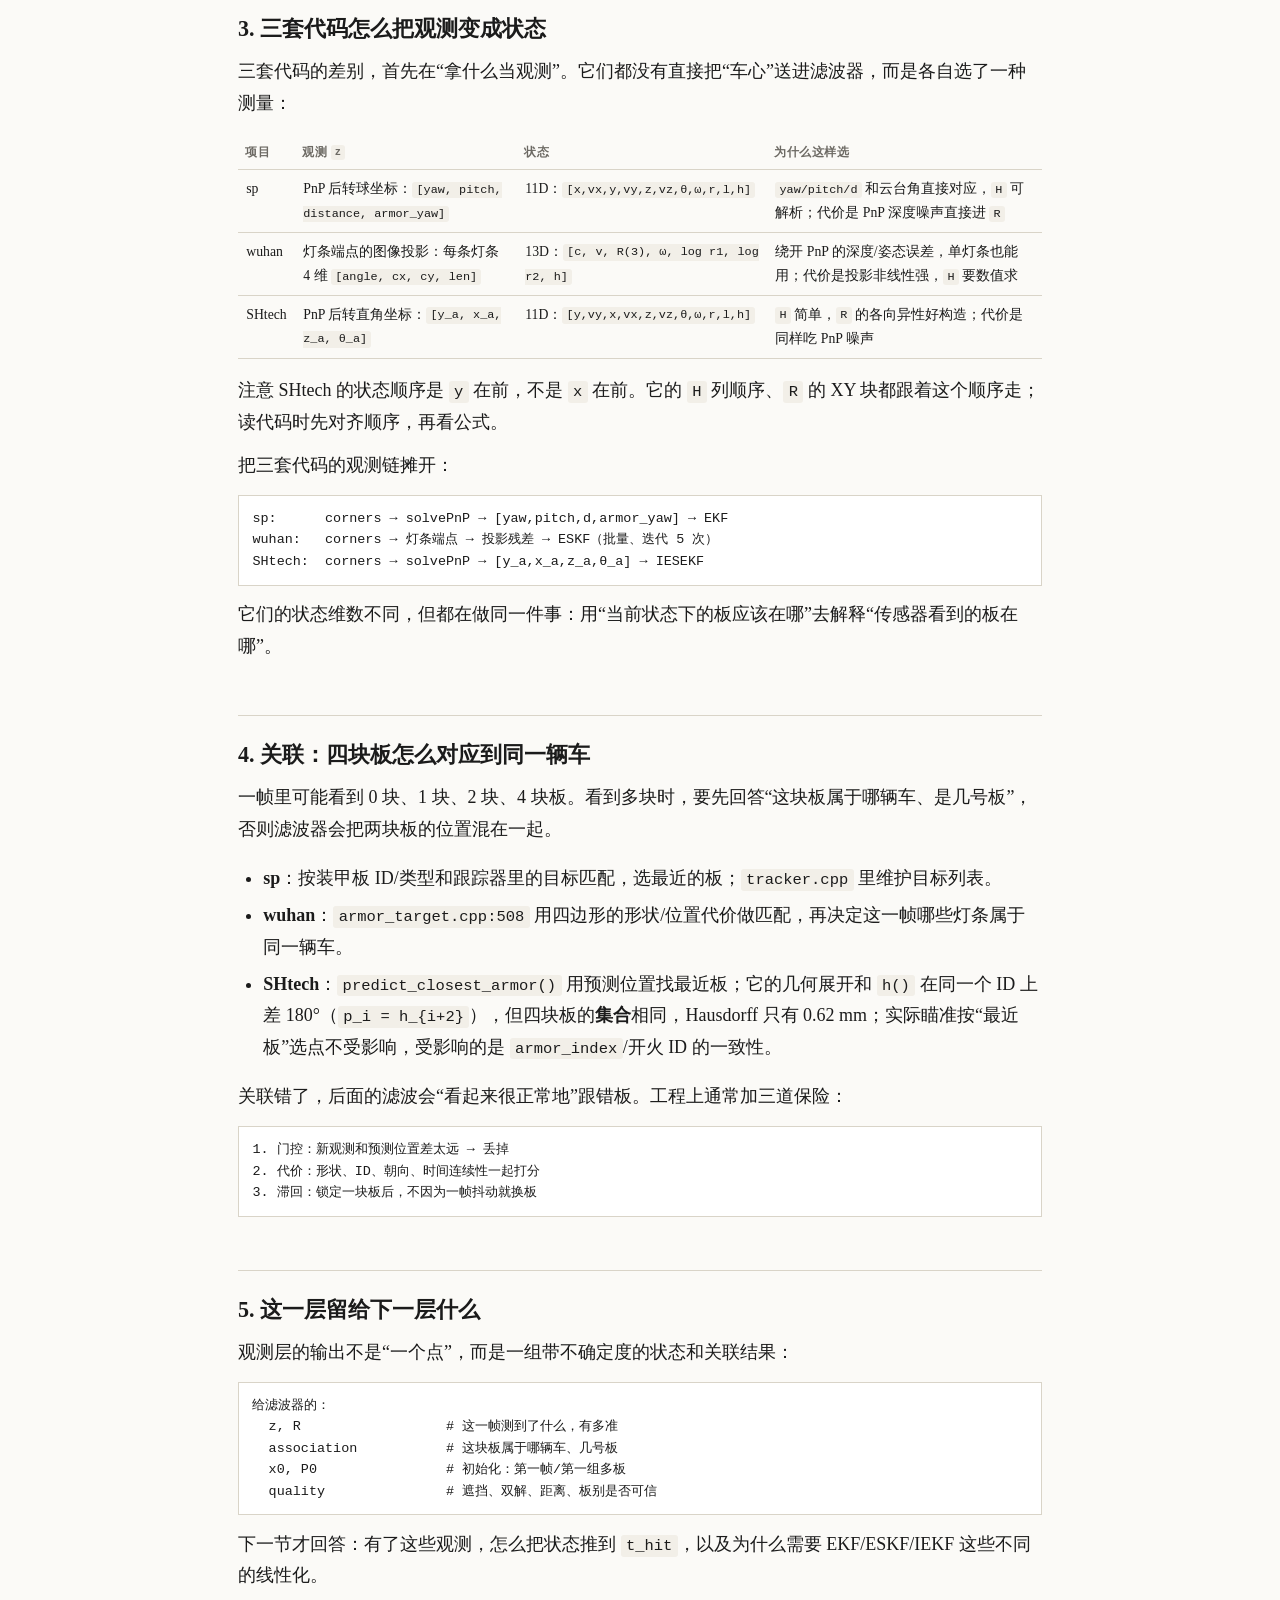
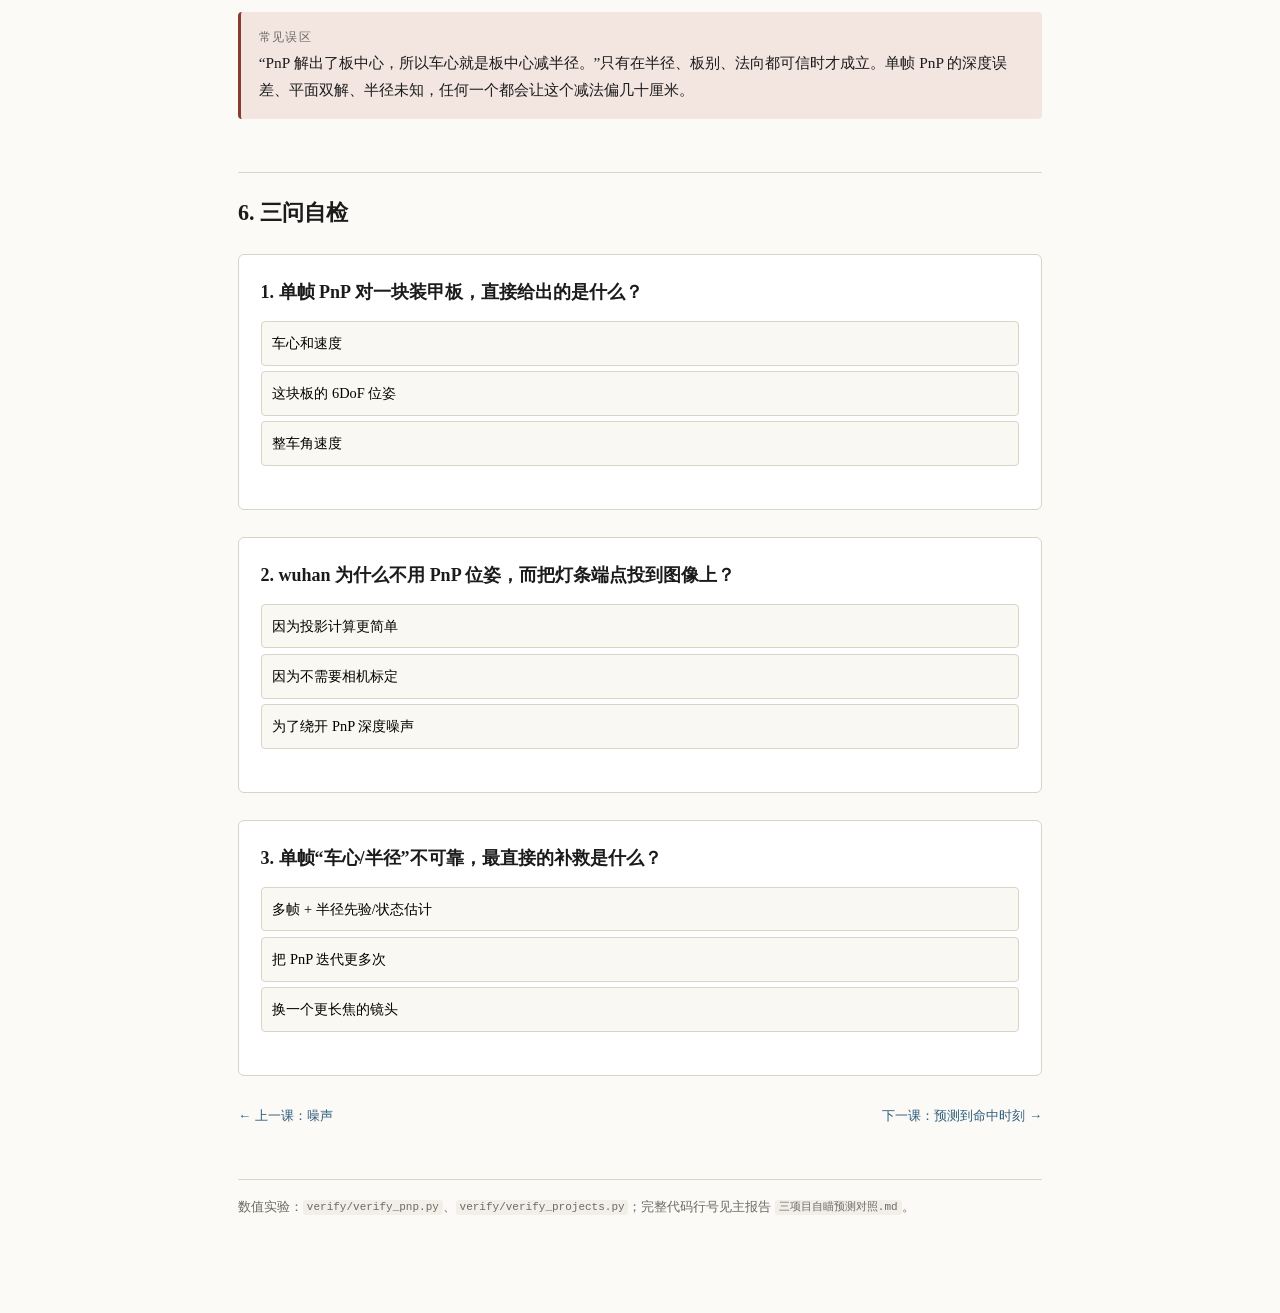
<file: lessons/0004-three-pipelines.html>
<!doctype html>
<html lang="zh-CN">
<head>
<meta charset="utf-8">
<meta name="viewport" content="width=device-width, initial-scale=1">
<title>0004 · 从四角到车状态：PnP 能给什么，不能给什么</title>
<link rel="stylesheet" href="../assets/course.css">
</head>
<body>
<div class="wrap">

<p class="kicker">Lesson 0004 · 机械/观测层</p>
<h1>从四角到车状态：PnP 能给什么，不能给什么</h1>
<p class="lede">自瞄的第一件事，是把一帧图像里的四个角点，变成“车在哪、朝哪、转多快”。这一节只做这一层：几何、PnP、可观测性、关联；滤波留到下一节。</p>
<p class="meta"><span>预计 30 分钟</span><span>先修：0002</span><span>对应代码：<code>target.cpp</code> / <code>armor_target.cpp</code> / <code>Tracker.cpp</code></span></p>

<div class="box win"><span class="label">本节结束时你能</span>
说出单板 PnP 的 6DoF 和整车状态的差别；解释为什么单帧的车心/半径不可靠；画出 <code>detector → PnP → 关联 → 滤波</code> 的链；说出三套代码各自把什么当观测。
</div>

<h2>1. 先看一帧：四个角点能告诉我们什么</h2>

<p>相机看到一块装甲板的四个角。角点的像素坐标是 detector 给的；装甲板的宽高是已知的（大板/小板）。把这两样东西交给 PnP，解出的是<strong>这块板在相机系里的 6DoF 位姿</strong>：</p>

<pre class="formula">T_i = [ R_i, p_i ]        # 板中心 p_i，板姿态 R_i
P_ij = T_i · P̄_j          # 四个角 P̄_j 投到相机系</pre>

<p>但自瞄要的是整辆车。车心和板心的关系是刚体几何：</p>

<pre class="formula">p_i = c + R(θ) · u_i
u_i = ( -r_i cosφ_i, -r_i sinφ_i, Δz_i )
φ_i = i · 2π/N            # N=4 普通车，N=3 前哨站</pre>

<figure>
<img src="../assets/figures/armor_geometry.png" alt="Armor layout for N=4 and N=3">
<figcaption>四块板/三块板在车体系里的固定布局。<code>r_i</code> 是板心到车心的半径，<code>Δz_i</code> 是高度差；<code>θ</code> 是整车 yaw。图由 <code>assets/make_course_figures.py</code> 生成。</figcaption>
</figure>

<p>把一帧里的角色分清楚：</p>

<table>
<tr><th>层</th><th>输入</th><th>输出</th><th>它不知道什么</th></tr>
<tr><td>detector</td><td>图像</td><td>四个角点的像素、板别</td><td>深度、姿态、车心</td></tr>
<tr><td>PnP</td><td>四角 + 板尺寸</td><td>单板 6DoF：<code>p_i, R_i</code></td><td>车心、半径、速度、角速度</td></tr>
<tr><td>tracker</td><td>多帧单板位姿</td><td>车状态 <code>c, v, θ, ω, r, h</code></td><td>目标下一步怎么机动</td></tr>
</table>

<p>detector、PnP、tracker 是三件事。把 PnP 的输出直接叫“车的位置”，后面的滤波和选板都会跟着错。</p>

<h2>2. 单帧 PnP 的 6DoF 不是车状态</h2>

<p>PnP 给的是板心 <code>p_i</code> 和板法向。由几何式反推车心：</p>

<pre class="formula">c = p_i - R(θ) · u_i</pre>

<p>看起来只差一个减法，但 <code>θ、r_i、Δz_i</code> 并不都是已知的：</p>

<ul>
<li>板法向能给出 <code>θ + φ_i</code>，但 PnP 的法向有双解、有噪声；</li>
<li><code>r_i</code> 随车型变化，前后板与左右板还不一定相同；</li>
<li><code>Δz_i</code> 也不一定为 0，前哨站尤其如此。</li>
</ul>

<p>如果半径已知、板别已知、法向可信，单板确实能反推一个 <code>c</code>；但实际条件下，这个 <code>c</code> 的误差会被半径误差和法向误差放大。更稳的做法是把 <code>r_i</code> 也放进状态，用多帧运动约束去估：</p>

<pre class="formula">x = [ c, v, θ, ω, r1, r2, h ]</pre>

<p>这就是“单帧 PnP”与“整车状态”的差别：PnP 是观测，状态是滤波器要估的东西。</p>

<div class="box mathbox"><span class="label">数值后验</span>
0.5 px 角点噪声、6 m 距离：PnP 深度平均绝对误差约 <strong>4.1%</strong>（约 <strong>247 mm</strong>）；yaw 标准差约 <strong>1.45°</strong>。忽略装甲板 15° 俯仰时，解出的 yaw 偏 <strong>−3.7°</strong>、深度偏 <strong>+3.5%</strong>。这些误差直接进滤波器，所以 <code>R</code> 不能拍脑袋。
</div>

<figure>
<img src="../assets/figures/pnp_depth_noise.png" alt="PnP depth error vs distance">
<figcaption>单目 PnP 的深度误差随距离增长。远处板在图像里只占几十像素，深度方向的分辨率天然差；这是“为什么不能完全信单帧 PnP”的直接原因。图由 <code>verify/verify_pnp.py</code> 生成。</figcaption>
</figure>

<p>还有一个容易被忽略的点：平面 PnP 天然有<strong>两个解</strong>。两个解都能把四个角重投影得很好，但姿态可能差很多。工程上要用“正面朝相机”、装甲板 15° 俯仰先验、时间连续性来选：</p>

<pre class="formula">200 次 0.5px 噪声：IPPE 全部给出双解，且两解都“正面”
裸 solvePnP 选错镜像支：80/200，旋转误差 23.39°
加 15° pitch 先验后：旋转误差 6.63°</pre>

<p>这不是 PnP 实现错了，而是平面目标的几何多解。先验和时序一致性是观测层的一部分。</p>

<h2>3. 三套代码怎么把观测变成状态</h2>

<p>三套代码的差别，首先在“拿什么当观测”。它们都没有直接把“车心”送进滤波器，而是各自选了一种测量：</p>

<table>
<tr><th>项目</th><th>观测 <code>z</code></th><th>状态</th><th>为什么这样选</th></tr>
<tr><td>sp</td><td>PnP 后转球坐标：<code>[yaw, pitch, distance, armor_yaw]</code></td><td>11D：<code>[x,vx,y,vy,z,vz,θ,ω,r,l,h]</code></td><td><code>yaw/pitch/d</code> 和云台角直接对应，<code>H</code> 可解析；代价是 PnP 深度噪声直接进 <code>R</code></td></tr>
<tr><td>wuhan</td><td>灯条端点的图像投影：每条灯条 4 维 <code>[angle, cx, cy, len]</code></td><td>13D：<code>[c, v, R(3), ω, log r1, log r2, h]</code></td><td>绕开 PnP 的深度/姿态误差，单灯条也能用；代价是投影非线性强，<code>H</code> 要数值求</td></tr>
<tr><td>SHtech</td><td>PnP 后转直角坐标：<code>[y_a, x_a, z_a, θ_a]</code></td><td>11D：<code>[y,vy,x,vx,z,vz,θ,ω,r,l,h]</code></td><td><code>H</code> 简单，<code>R</code> 的各向异性好构造；代价是同样吃 PnP 噪声</td></tr>
</table>

<p>注意 SHtech 的状态顺序是 <code>y</code> 在前，不是 <code>x</code> 在前。它的 <code>H</code> 列顺序、<code>R</code> 的 XY 块都跟着这个顺序走；读代码时先对齐顺序，再看公式。</p>

<p>把三套代码的观测链摊开：</p>

<pre class="formula">sp:      corners → solvePnP → [yaw,pitch,d,armor_yaw] → EKF
wuhan:   corners → 灯条端点 → 投影残差 → ESKF（批量、迭代 5 次）
SHtech:  corners → solvePnP → [y_a,x_a,z_a,θ_a] → IESEKF</pre>

<p>它们的状态维数不同，但都在做同一件事：用“当前状态下的板应该在哪”去解释“传感器看到的板在哪”。</p>

<h2>4. 关联：四块板怎么对应到同一辆车</h2>

<p>一帧里可能看到 0 块、1 块、2 块、4 块板。看到多块时，要先回答“这块板属于哪辆车、是几号板”，否则滤波器会把两块板的位置混在一起。</p>

<ul>
<li><strong>sp</strong>：按装甲板 ID/类型和跟踪器里的目标匹配，选最近的板；<code>tracker.cpp</code> 里维护目标列表。</li>
<li><strong>wuhan</strong>：<code>armor_target.cpp:508</code> 用四边形的形状/位置代价做匹配，再决定这一帧哪些灯条属于同一辆车。</li>
<li><strong>SHtech</strong>：<code>predict_closest_armor()</code> 用预测位置找最近板；它的几何展开和 <code>h()</code> 在同一个 ID 上差 180°（<code>p_i = h_{i+2}</code>），但四块板的<strong>集合</strong>相同，Hausdorff 只有 0.62 mm；实际瞄准按“最近板”选点不受影响，受影响的是 <code>armor_index</code>/开火 ID 的一致性。</li>
</ul>

<p>关联错了，后面的滤波会“看起来很正常地”跟错板。工程上通常加三道保险：</p>

<pre class="formula">1. 门控：新观测和预测位置差太远 → 丢掉
2. 代价：形状、ID、朝向、时间连续性一起打分
3. 滞回：锁定一块板后，不因为一帧抖动就换板</pre>

<h2>5. 这一层留给下一层什么</h2>

<p>观测层的输出不是“一个点”，而是一组带不确定度的状态和关联结果：</p>

<pre class="formula">给滤波器的：
  z, R                  # 这一帧测到了什么，有多准
  association           # 这块板属于哪辆车、几号板
  x0, P0                # 初始化：第一帧/第一组多板
  quality               # 遮挡、双解、距离、板别是否可信</pre>

<p>下一节才回答：有了这些观测，怎么把状态推到 <code>t_hit</code>，以及为什么需要 EKF/ESKF/IEKF 这些不同的线性化。</p>

<div class="box pitfall"><span class="label">常见误区</span>
“PnP 解出了板中心，所以车心就是板中心减半径。”只有在半径、板别、法向都可信时才成立。单帧 PnP 的深度误差、平面双解、半径未知，任何一个都会让这个减法偏几十厘米。
</div>

<h2>6. 三问自检</h2>

<div class="quiz" data-answer="b">
<p class="q">1. 单帧 PnP 对一块装甲板，直接给出的是什么？</p>
<button data-choice="a" data-why="车心需要半径/板别/法向，单帧 PnP 不直接给。">车心和速度</button>
<button data-choice="b" data-why="四角 + 已知尺寸解出的是这块板的 6DoF 位姿。">这块板的 6DoF 位姿</button>
<button data-choice="c" data-why="角速度要靠多帧滤波，PnP 不给。">整车角速度</button>
<div class="feedback"></div>
</div>

<div class="quiz" data-answer="c">
<p class="q">2. wuhan 为什么不用 PnP 位姿，而把灯条端点投到图像上？</p>
<button data-choice="a" data-why="投影模型并不比 PnP 简单，反而更难。">因为投影计算更简单</button>
<button data-choice="b" data-why="它仍然需要相机内参和外参。">因为不需要相机标定</button>
<button data-choice="c" data-why="图像残差绕开 PnP 的深度/姿态噪声，单灯条也能用。">为了绕开 PnP 深度噪声</button>
<div class="feedback"></div>
</div>

<div class="quiz" data-answer="a">
<p class="q">3. 单帧“车心/半径”不可靠，最直接的补救是什么？</p>
<button data-choice="a" data-why="把半径放进状态，用多帧运动约束和多板关联一起估。">多帧 + 半径先验/状态估计</button>
<button data-choice="b" data-why="多迭代 PnP 不能消除平面双解和深度噪声。">把 PnP 迭代更多次</button>
<button data-choice="c" data-why="换更长的镜头会改变视角，不解决几何多解。">换一个更长焦的镜头</button>
<div class="feedback"></div>
</div>

<div class="lesson-nav">
<a href="0003-noise-covariance-nis.html">← 上一课：噪声</a>
<a href="0005-ekf-eskf-iekf.html">下一课：预测到命中时刻 →</a>
</div>

<div class="footer">
数值实验：<code>verify/verify_pnp.py</code>、<code>verify/verify_projects.py</code>；完整代码行号见主报告 <code>三项目自瞄预测对照.md</code>。
</div>

</div>
<script src="../assets/quiz.js"></script>
</body>
</html>
</file>
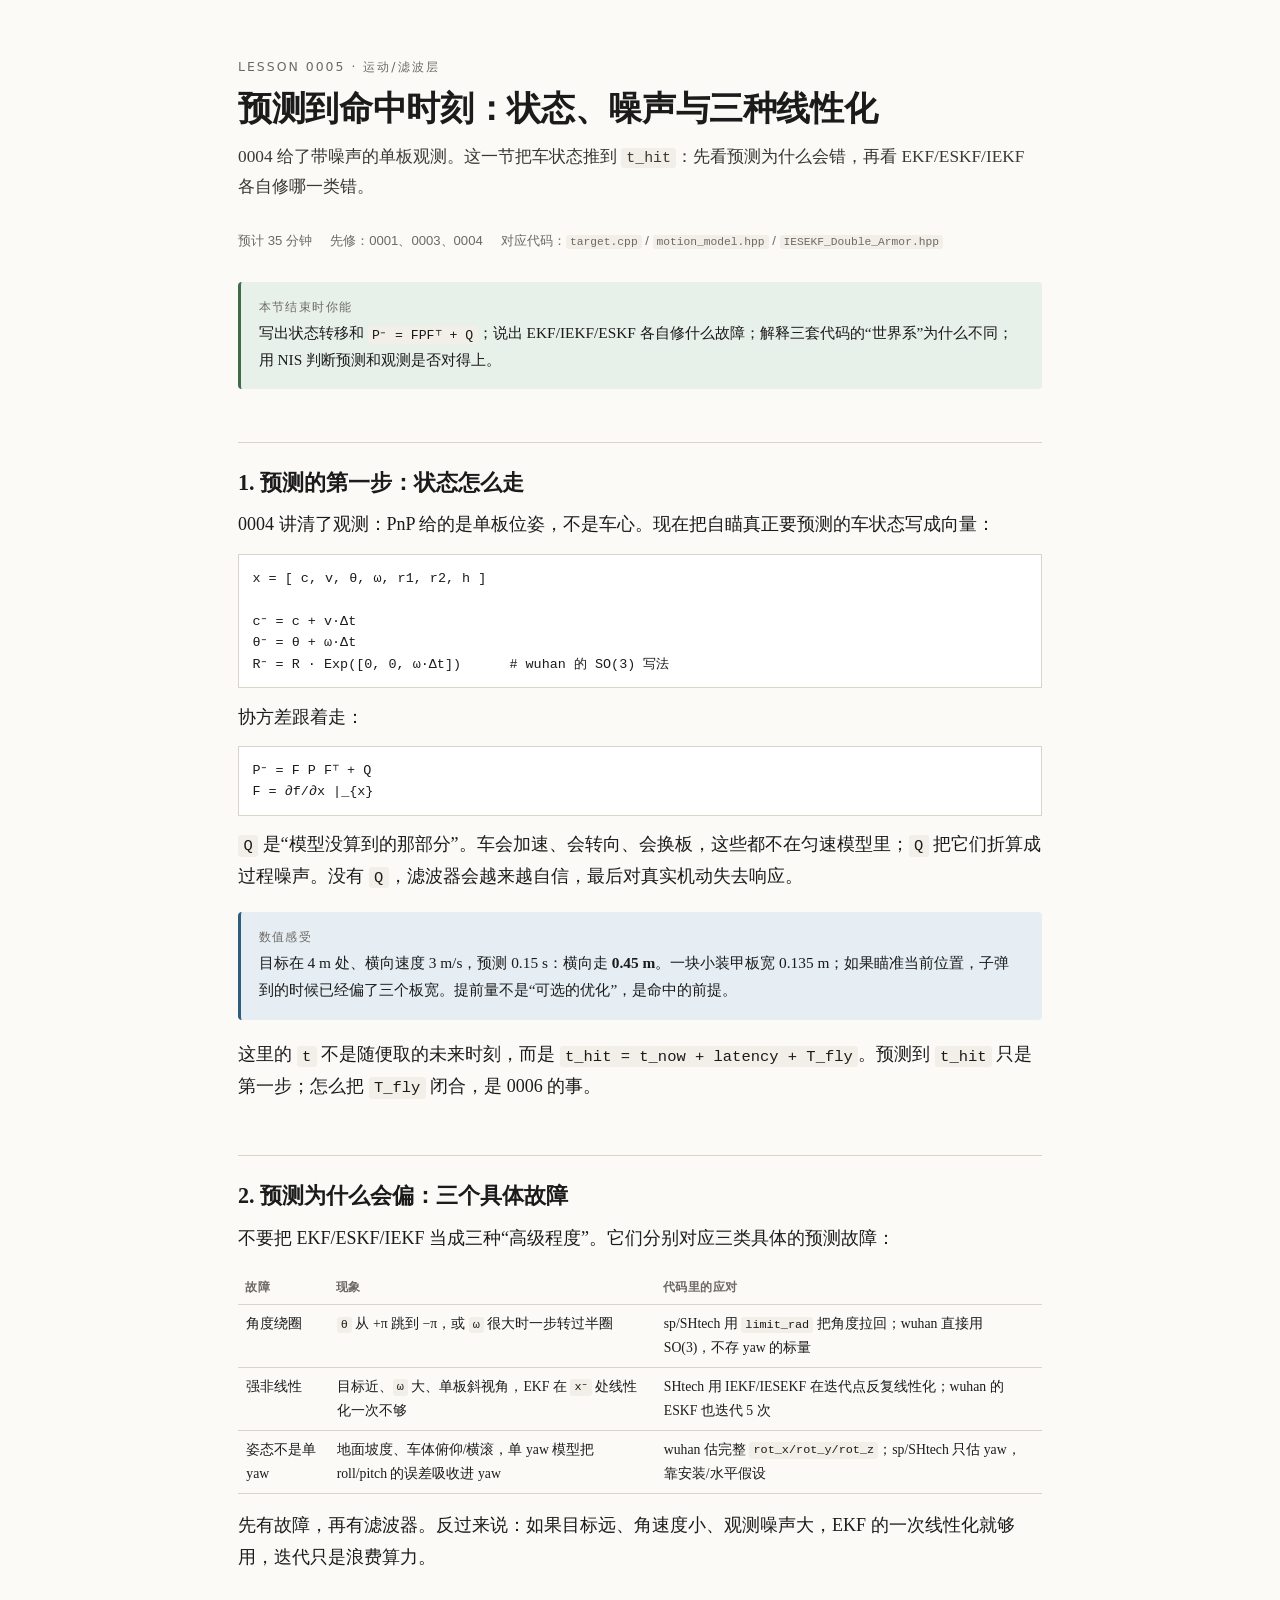
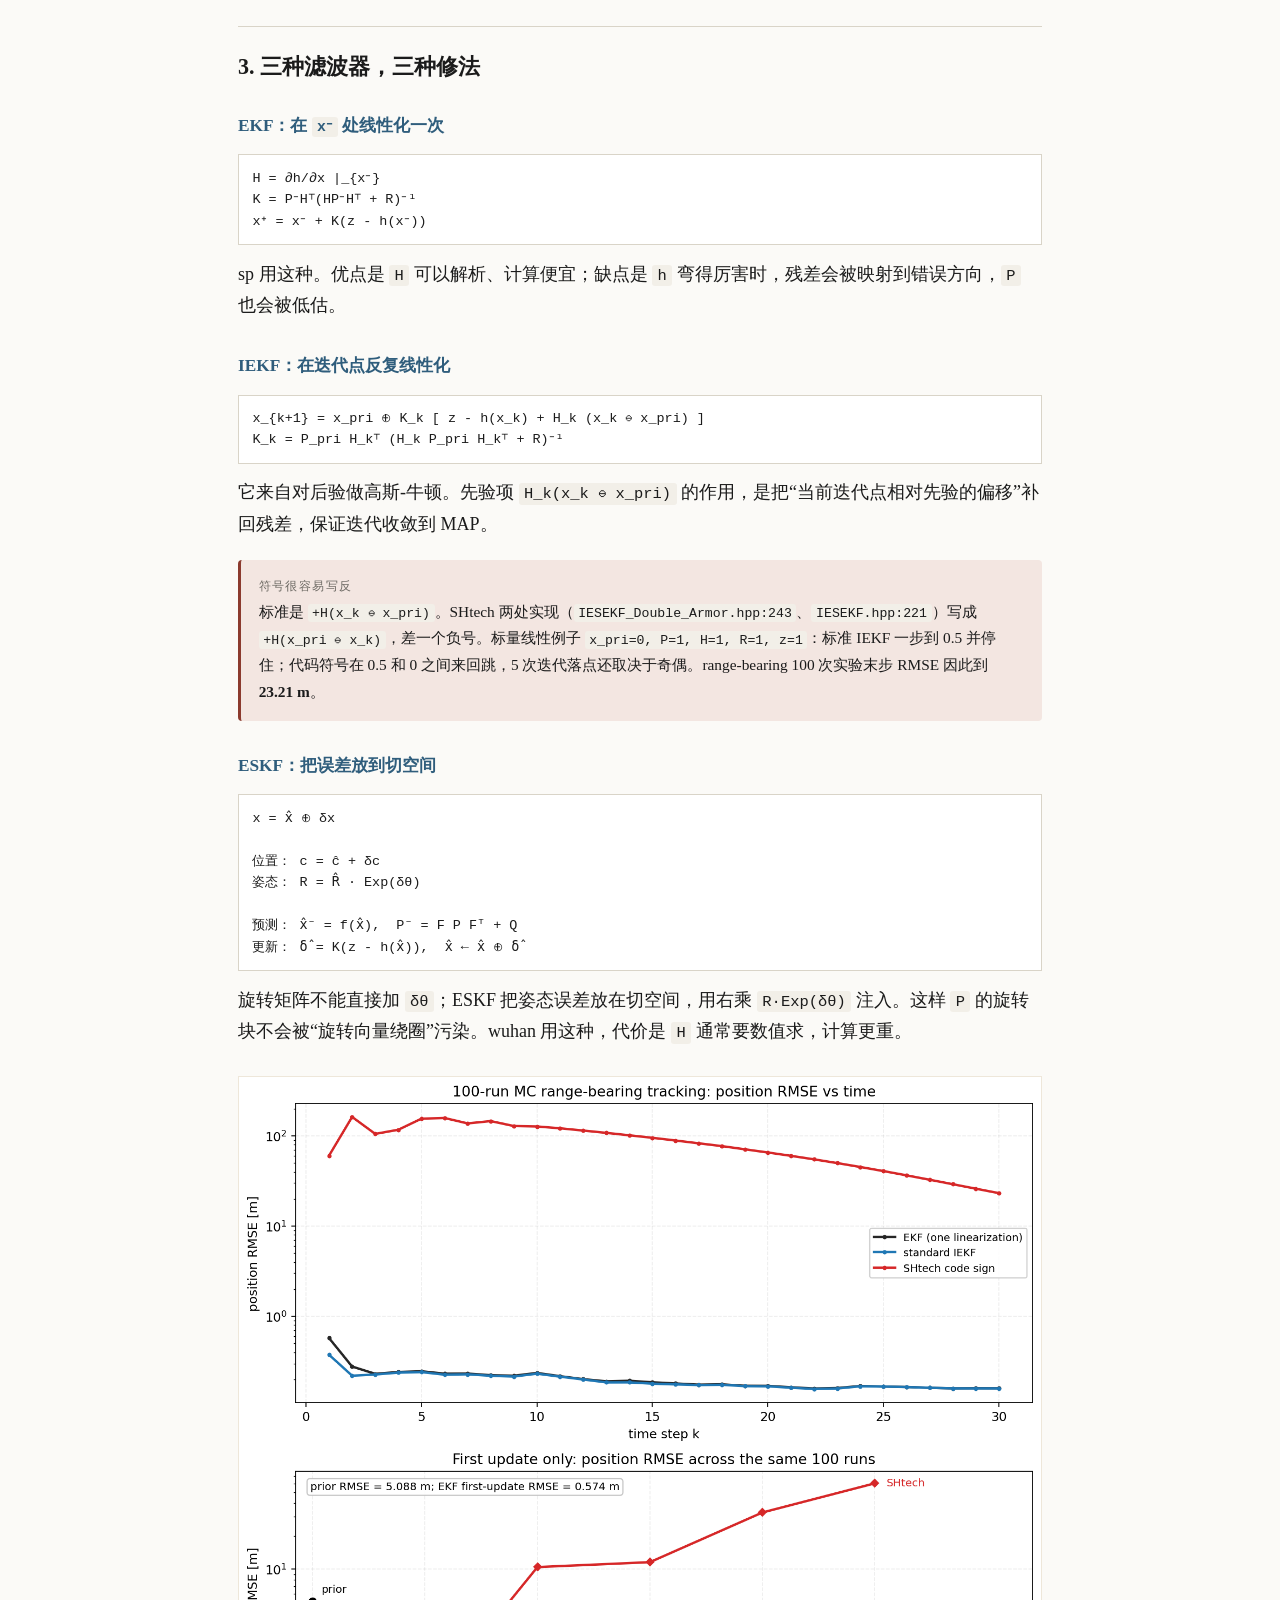
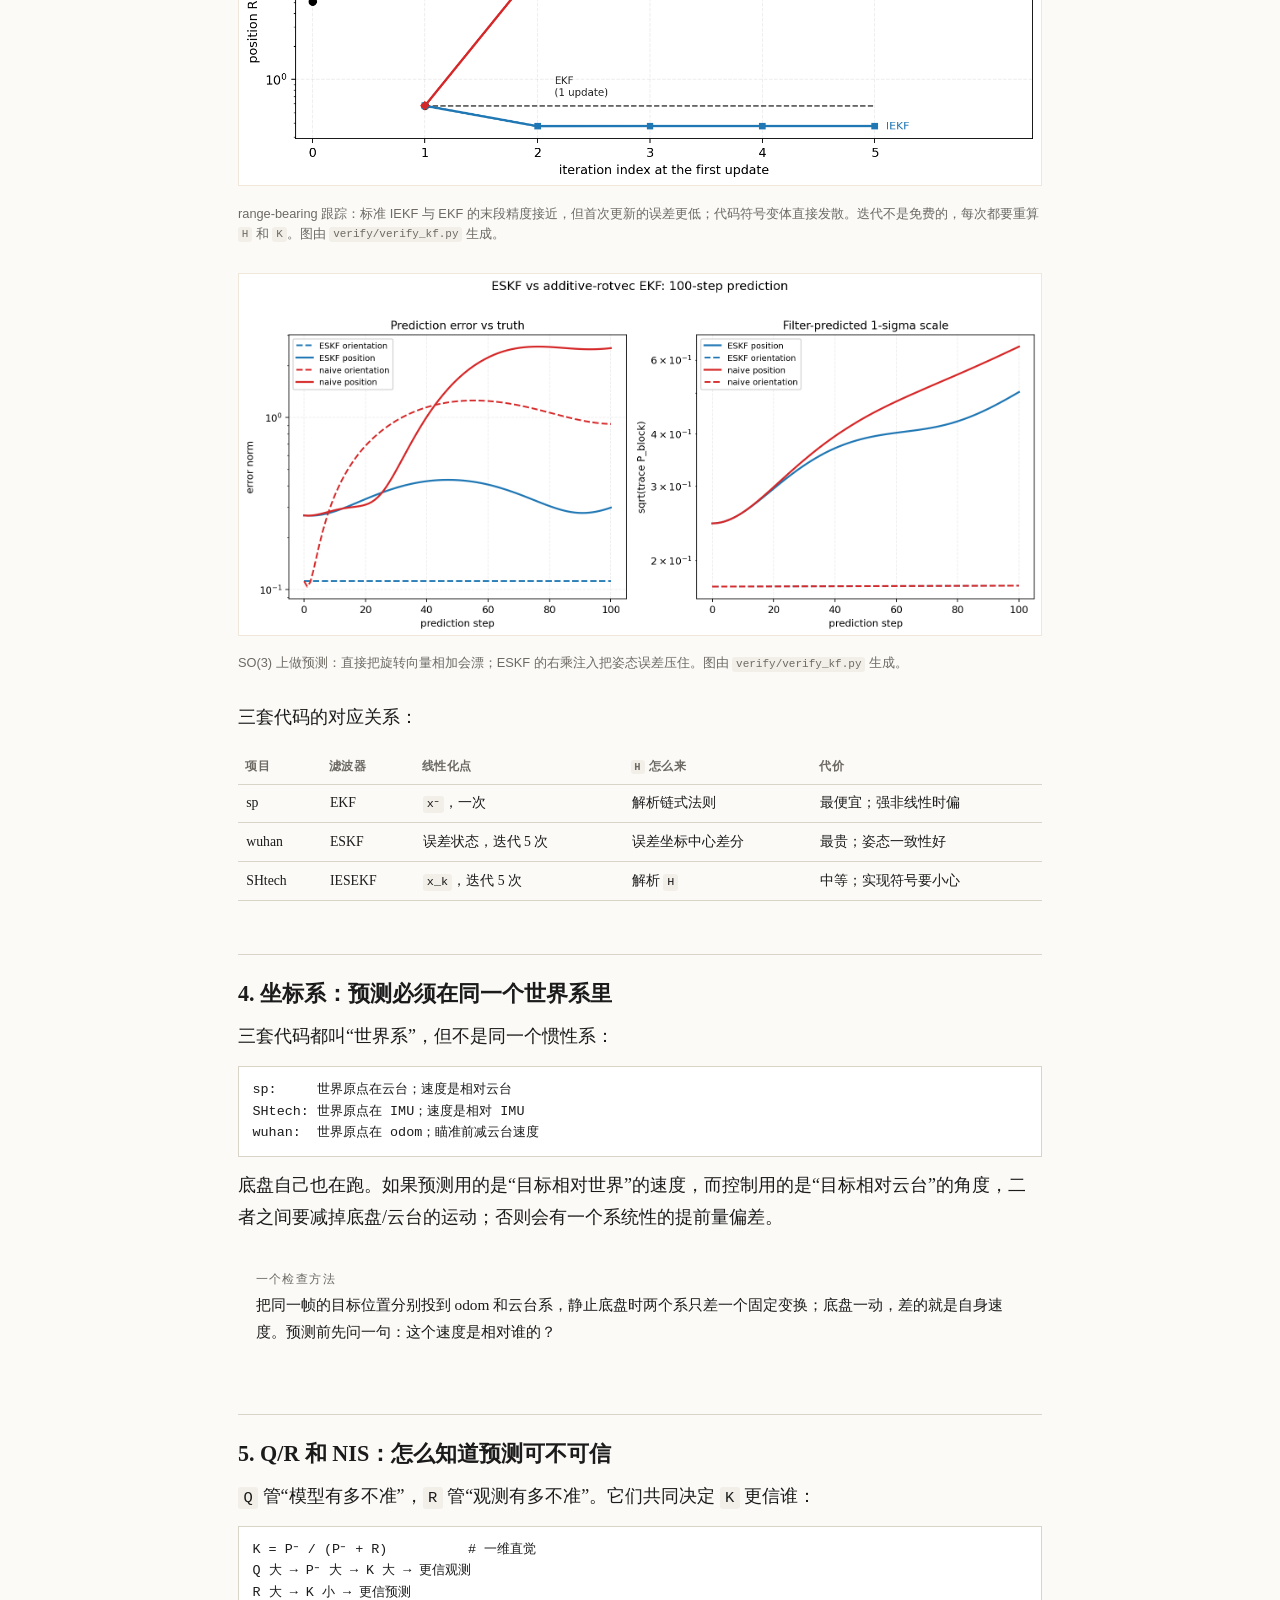
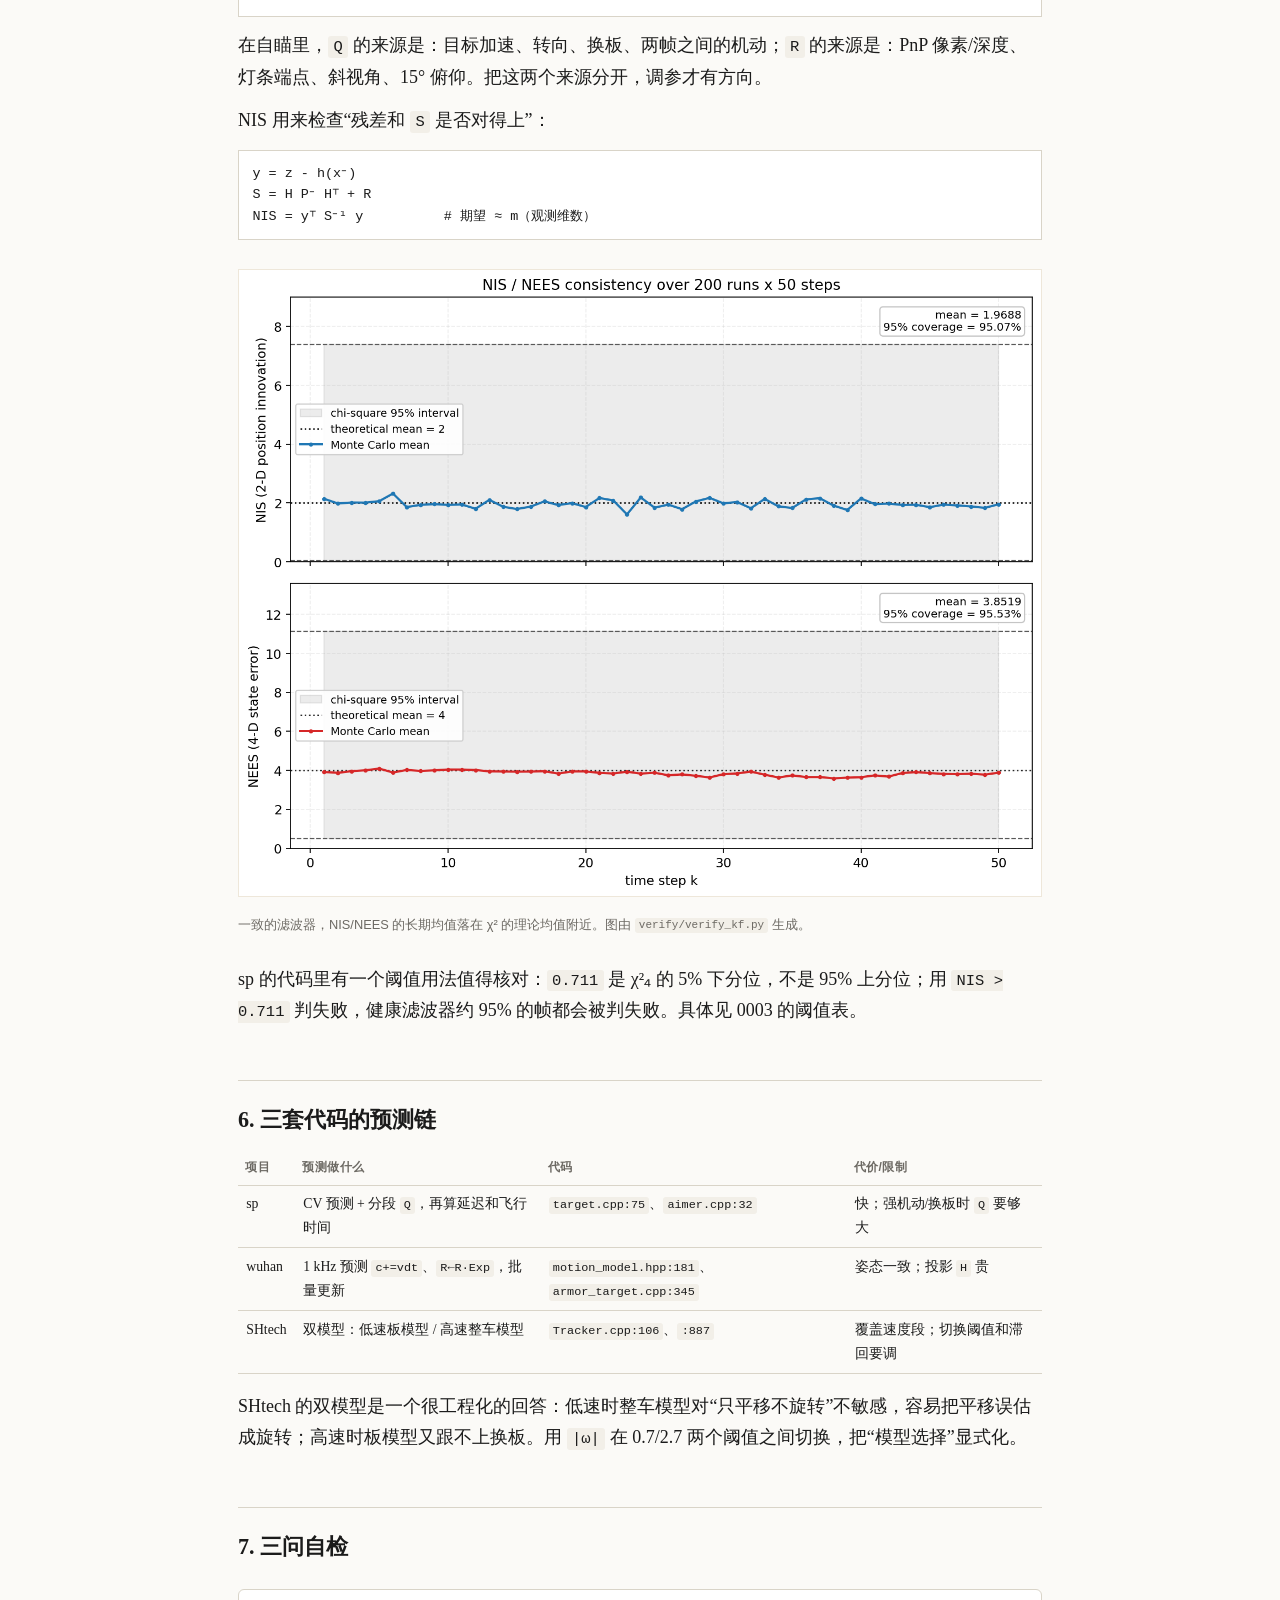
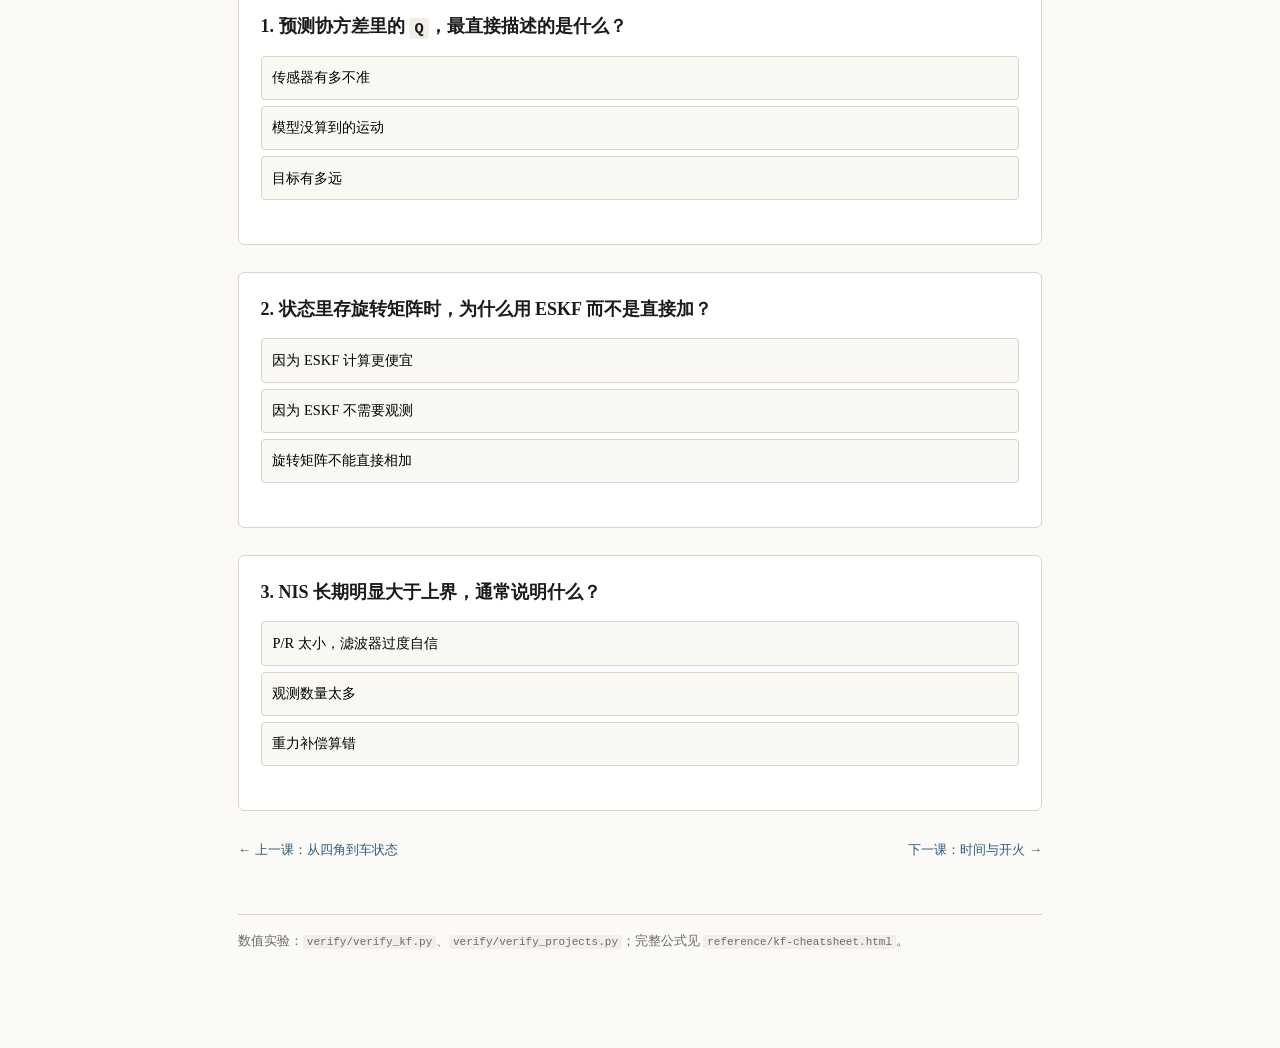
<file: lessons/0005-ekf-eskf-iekf.html>
<!doctype html>
<html lang="zh-CN">
<head>
<meta charset="utf-8">
<meta name="viewport" content="width=device-width, initial-scale=1">
<title>0005 · 预测到命中时刻：状态、噪声与三种线性化</title>
<link rel="stylesheet" href="../assets/course.css">
</head>
<body>
<div class="wrap">

<p class="kicker">Lesson 0005 · 运动/滤波层</p>
<h1>预测到命中时刻：状态、噪声与三种线性化</h1>
<p class="lede">0004 给了带噪声的单板观测。这一节把车状态推到 <code>t_hit</code>：先看预测为什么会错，再看 EKF/ESKF/IEKF 各自修哪一类错。</p>
<p class="meta"><span>预计 35 分钟</span><span>先修：0001、0003、0004</span><span>对应代码：<code>target.cpp</code> / <code>motion_model.hpp</code> / <code>IESEKF_Double_Armor.hpp</code></span></p>

<div class="box win"><span class="label">本节结束时你能</span>
写出状态转移和 <code>P⁻ = FPFᵀ + Q</code>；说出 EKF/IEKF/ESKF 各自修什么故障；解释三套代码的“世界系”为什么不同；用 NIS 判断预测和观测是否对得上。
</div>

<h2>1. 预测的第一步：状态怎么走</h2>

<p>0004 讲清了观测：PnP 给的是单板位姿，不是车心。现在把自瞄真正要预测的车状态写成向量：</p>

<pre class="formula">x = [ c, v, θ, ω, r1, r2, h ]

c⁻ = c + v·Δt
θ⁻ = θ + ω·Δt
R⁻ = R · Exp([0, 0, ω·Δt])      # wuhan 的 SO(3) 写法</pre>

<p>协方差跟着走：</p>

<pre class="formula">P⁻ = F P Fᵀ + Q
F = ∂f/∂x |_{x}</pre>

<p><code>Q</code> 是“模型没算到的那部分”。车会加速、会转向、会换板，这些都不在匀速模型里；<code>Q</code> 把它们折算成过程噪声。没有 <code>Q</code>，滤波器会越来越自信，最后对真实机动失去响应。</p>

<div class="box mathbox"><span class="label">数值感受</span>
目标在 4 m 处、横向速度 3 m/s，预测 0.15 s：横向走 <strong>0.45 m</strong>。一块小装甲板宽 0.135 m；如果瞄准当前位置，子弹到的时候已经偏了三个板宽。提前量不是“可选的优化”，是命中的前提。
</div>

<p>这里的 <code>t</code> 不是随便取的未来时刻，而是 <code>t_hit = t_now + latency + T_fly</code>。预测到 <code>t_hit</code> 只是第一步；怎么把 <code>T_fly</code> 闭合，是 0006 的事。</p>

<h2>2. 预测为什么会偏：三个具体故障</h2>

<p>不要把 EKF/ESKF/IEKF 当成三种“高级程度”。它们分别对应三类具体的预测故障：</p>

<table>
<tr><th>故障</th><th>现象</th><th>代码里的应对</th></tr>
<tr><td>角度绕圈</td><td><code>θ</code> 从 +π 跳到 −π，或 <code>ω</code> 很大时一步转过半圈</td><td>sp/SHtech 用 <code>limit_rad</code> 把角度拉回；wuhan 直接用 SO(3)，不存 yaw 的标量</td></tr>
<tr><td>强非线性</td><td>目标近、<code>ω</code> 大、单板斜视角，EKF 在 <code>x⁻</code> 处线性化一次不够</td><td>SHtech 用 IEKF/IESEKF 在迭代点反复线性化；wuhan 的 ESKF 也迭代 5 次</td></tr>
<tr><td>姿态不是单 yaw</td><td>地面坡度、车体俯仰/横滚，单 yaw 模型把 roll/pitch 的误差吸收进 yaw</td><td>wuhan 估完整 <code>rot_x/rot_y/rot_z</code>；sp/SHtech 只估 yaw，靠安装/水平假设</td></tr>
</table>

<p>先有故障，再有滤波器。反过来说：如果目标远、角速度小、观测噪声大，EKF 的一次线性化就够用，迭代只是浪费算力。</p>

<h2>3. 三种滤波器，三种修法</h2>

<h3>EKF：在 <code>x⁻</code> 处线性化一次</h3>

<pre class="formula">H = ∂h/∂x |_{x⁻}
K = P⁻Hᵀ(HP⁻Hᵀ + R)⁻¹
x⁺ = x⁻ + K(z - h(x⁻))</pre>

<p>sp 用这种。优点是 <code>H</code> 可以解析、计算便宜；缺点是 <code>h</code> 弯得厉害时，残差会被映射到错误方向，<code>P</code> 也会被低估。</p>

<h3>IEKF：在迭代点反复线性化</h3>

<pre class="formula">x_{k+1} = x_pri ⊕ K_k [ z - h(x_k) + H_k (x_k ⊖ x_pri) ]
K_k = P_pri H_kᵀ (H_k P_pri H_kᵀ + R)⁻¹</pre>

<p>它来自对后验做高斯-牛顿。先验项 <code>H_k(x_k ⊖ x_pri)</code> 的作用，是把“当前迭代点相对先验的偏移”补回残差，保证迭代收敛到 MAP。</p>

<div class="box pitfall"><span class="label">符号很容易写反</span>
标准是 <code>+H(x_k ⊖ x_pri)</code>。SHtech 两处实现（<code>IESEKF_Double_Armor.hpp:243</code>、<code>IESEKF.hpp:221</code>）写成 <code>+H(x_pri ⊖ x_k)</code>，差一个负号。标量线性例子 <code>x_pri=0, P=1, H=1, R=1, z=1</code>：标准 IEKF 一步到 0.5 并停住；代码符号在 0.5 和 0 之间来回跳，5 次迭代落点还取决于奇偶。range-bearing 100 次实验末步 RMSE 因此到 <strong>23.21 m</strong>。
</div>

<h3>ESKF：把误差放到切空间</h3>

<pre class="formula">x = x̂ ⊕ δx

位置： c = ĉ + δc
姿态： R = R̂ · Exp(δθ)

预测： x̂⁻ = f(x̂),  P⁻ = F P Fᵀ + Q
更新： δ̂ = K(z - h(x̂)),  x̂ ← x̂ ⊕ δ̂</pre>

<p>旋转矩阵不能直接加 <code>δθ</code>；ESKF 把姿态误差放在切空间，用右乘 <code>R·Exp(δθ)</code> 注入。这样 <code>P</code> 的旋转块不会被“旋转向量绕圈”污染。wuhan 用这种，代价是 <code>H</code> 通常要数值求，计算更重。</p>

<figure>
<img src="../assets/figures/kf_iekf.png" alt="EKF vs IEKF RMSE">
<figcaption>range-bearing 跟踪：标准 IEKF 与 EKF 的末段精度接近，但首次更新的误差更低；代码符号变体直接发散。迭代不是免费的，每次都要重算 <code>H</code> 和 <code>K</code>。图由 <code>verify/verify_kf.py</code> 生成。</figcaption>
</figure>

<figure>
<img src="../assets/figures/kf_eskf.png" alt="ESKF vs naive rotvec">
<figcaption>SO(3) 上做预测：直接把旋转向量相加会漂；ESKF 的右乘注入把姿态误差压住。图由 <code>verify/verify_kf.py</code> 生成。</figcaption>
</figure>

<p>三套代码的对应关系：</p>

<table>
<tr><th>项目</th><th>滤波器</th><th>线性化点</th><th><code>H</code> 怎么来</th><th>代价</th></tr>
<tr><td>sp</td><td>EKF</td><td><code>x⁻</code>，一次</td><td>解析链式法则</td><td>最便宜；强非线性时偏</td></tr>
<tr><td>wuhan</td><td>ESKF</td><td>误差状态，迭代 5 次</td><td>误差坐标中心差分</td><td>最贵；姿态一致性好</td></tr>
<tr><td>SHtech</td><td>IESEKF</td><td><code>x_k</code>，迭代 5 次</td><td>解析 <code>H</code></td><td>中等；实现符号要小心</td></tr>
</table>

<h2>4. 坐标系：预测必须在同一个世界系里</h2>

<p>三套代码都叫“世界系”，但不是同一个惯性系：</p>

<pre class="formula">sp:     世界原点在云台；速度是相对云台
SHtech: 世界原点在 IMU；速度是相对 IMU
wuhan:  世界原点在 odom；瞄准前减云台速度</pre>

<p>底盘自己也在跑。如果预测用的是“目标相对世界”的速度，而控制用的是“目标相对云台”的角度，二者之间要减掉底盘/云台的运动；否则会有一个系统性的提前量偏差。</p>

<div class="box note"><span class="label">一个检查方法</span>
把同一帧的目标位置分别投到 odom 和云台系，静止底盘时两个系只差一个固定变换；底盘一动，差的就是自身速度。预测前先问一句：这个速度是相对谁的？
</div>

<h2>5. Q/R 和 NIS：怎么知道预测可不可信</h2>

<p><code>Q</code> 管“模型有多不准”，<code>R</code> 管“观测有多不准”。它们共同决定 <code>K</code> 更信谁：</p>

<pre class="formula">K = P⁻ / (P⁻ + R)          # 一维直觉
Q 大 → P⁻ 大 → K 大 → 更信观测
R 大 → K 小 → 更信预测</pre>

<p>在自瞄里，<code>Q</code> 的来源是：目标加速、转向、换板、两帧之间的机动；<code>R</code> 的来源是：PnP 像素/深度、灯条端点、斜视角、15° 俯仰。把这两个来源分开，调参才有方向。</p>

<p>NIS 用来检查“残差和 <code>S</code> 是否对得上”：</p>

<pre class="formula">y = z - h(x⁻)
S = H P⁻ Hᵀ + R
NIS = yᵀ S⁻¹ y          # 期望 ≈ m（观测维数）</pre>

<figure>
<img src="../assets/figures/kf_nis_nees.png" alt="NIS and NEES consistency">
<figcaption>一致的滤波器，NIS/NEES 的长期均值落在 χ² 的理论均值附近。图由 <code>verify/verify_kf.py</code> 生成。</figcaption>
</figure>

<p>sp 的代码里有一个阈值用法值得核对：<code>0.711</code> 是 χ²₄ 的 5% 下分位，不是 95% 上分位；用 <code>NIS &gt; 0.711</code> 判失败，健康滤波器约 95% 的帧都会被判失败。具体见 0003 的阈值表。</p>

<h2>6. 三套代码的预测链</h2>

<table>
<tr><th>项目</th><th>预测做什么</th><th>代码</th><th>代价/限制</th></tr>
<tr><td>sp</td><td>CV 预测 + 分段 <code>Q</code>，再算延迟和飞行时间</td><td><code>target.cpp:75</code>、<code>aimer.cpp:32</code></td><td>快；强机动/换板时 <code>Q</code> 要够大</td></tr>
<tr><td>wuhan</td><td>1 kHz 预测 <code>c+=vdt</code>、<code>R←R·Exp</code>，批量更新</td><td><code>motion_model.hpp:181</code>、<code>armor_target.cpp:345</code></td><td>姿态一致；投影 <code>H</code> 贵</td></tr>
<tr><td>SHtech</td><td>双模型：低速板模型 / 高速整车模型</td><td><code>Tracker.cpp:106</code>、<code>:887</code></td><td>覆盖速度段；切换阈值和滞回要调</td></tr>
</table>

<p>SHtech 的双模型是一个很工程化的回答：低速时整车模型对“只平移不旋转”不敏感，容易把平移误估成旋转；高速时板模型又跟不上换板。用 <code>|ω|</code> 在 0.7/2.7 两个阈值之间切换，把“模型选择”显式化。</p>

<h2>7. 三问自检</h2>

<div class="quiz" data-answer="b">
<p class="q">1. 预测协方差里的 <code>Q</code>，最直接描述的是什么？</p>
<button data-choice="a" data-why="观测噪声进的是 R。">传感器有多不准</button>
<button data-choice="b" data-why="Q 把加速度、转向、换板等模型没算到的运动折算成过程噪声。">模型没算到的运动</button>
<button data-choice="c" data-why="Q 不直接描述目标距离。">目标有多远</button>
<div class="feedback"></div>
</div>

<div class="quiz" data-answer="c">
<p class="q">2. 状态里存旋转矩阵时，为什么用 ESKF 而不是直接加？</p>
<button data-choice="a" data-why="ESKF 不会让计算更便宜，反而更贵。">因为 ESKF 计算更便宜</button>
<button data-choice="b" data-why="ESKF 不改变观测模型。">因为 ESKF 不需要观测</button>
<button data-choice="c" data-why="旋转矩阵直接加会破坏正交性；误差要放在切空间再注入。">旋转矩阵不能直接相加</button>
<div class="feedback"></div>
</div>

<div class="quiz" data-answer="a">
<p class="q">3. NIS 长期明显大于上界，通常说明什么？</p>
<button data-choice="a" data-why="残差比 S 声称的大，P 或 R 被低估，滤波器过度自信。">P/R 太小，滤波器过度自信</button>
<button data-choice="b" data-why="NIS 大不是观测太多，而是残差和协方差不匹配。">观测数量太多</button>
<button data-choice="c" data-why="NIS 不直接检查重力补偿。">重力补偿算错</button>
<div class="feedback"></div>
</div>

<div class="lesson-nav">
<a href="0004-three-pipelines.html">← 上一课：从四角到车状态</a>
<a href="0006-ballistic-and-time.html">下一课：时间与开火 →</a>
</div>

<div class="footer">
数值实验：<code>verify/verify_kf.py</code>、<code>verify/verify_projects.py</code>；完整公式见 <code>reference/kf-cheatsheet.html</code>。
</div>

</div>
<script src="../assets/quiz.js"></script>
</body>
</html>
</file>
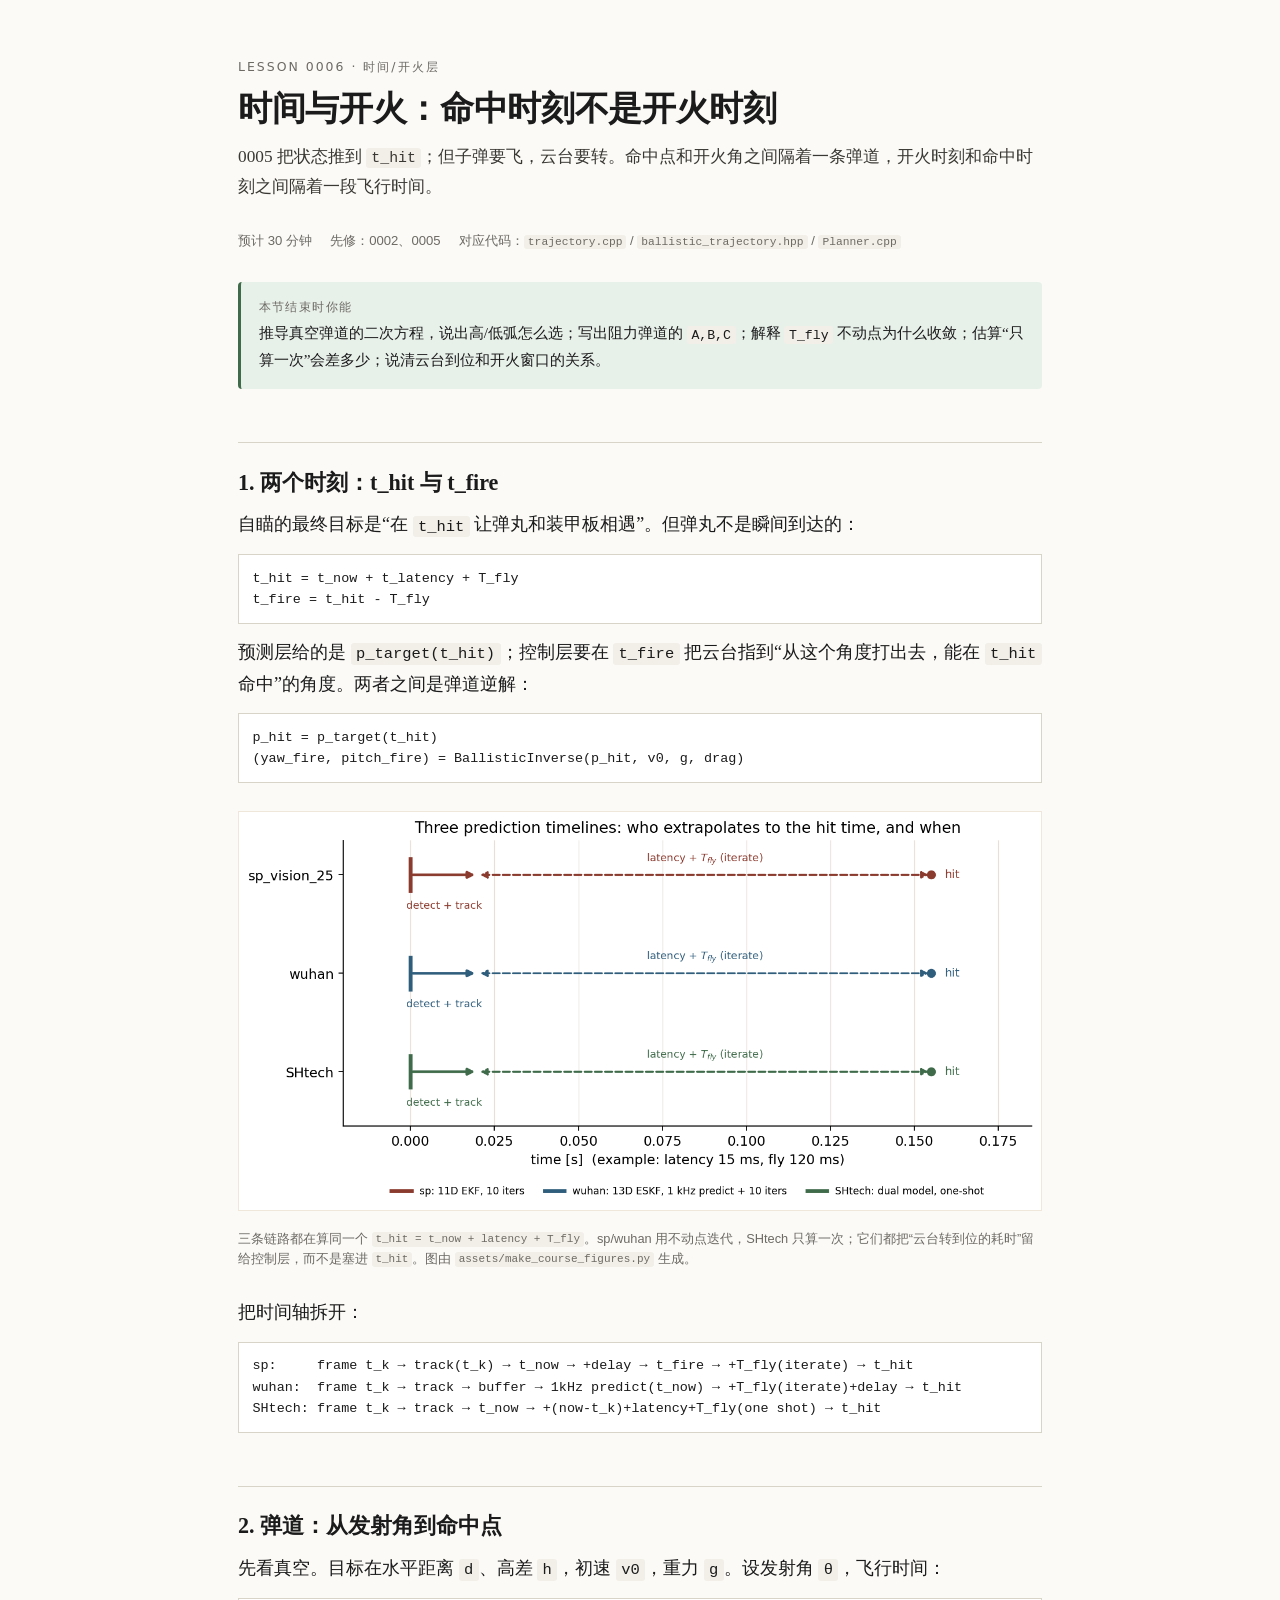
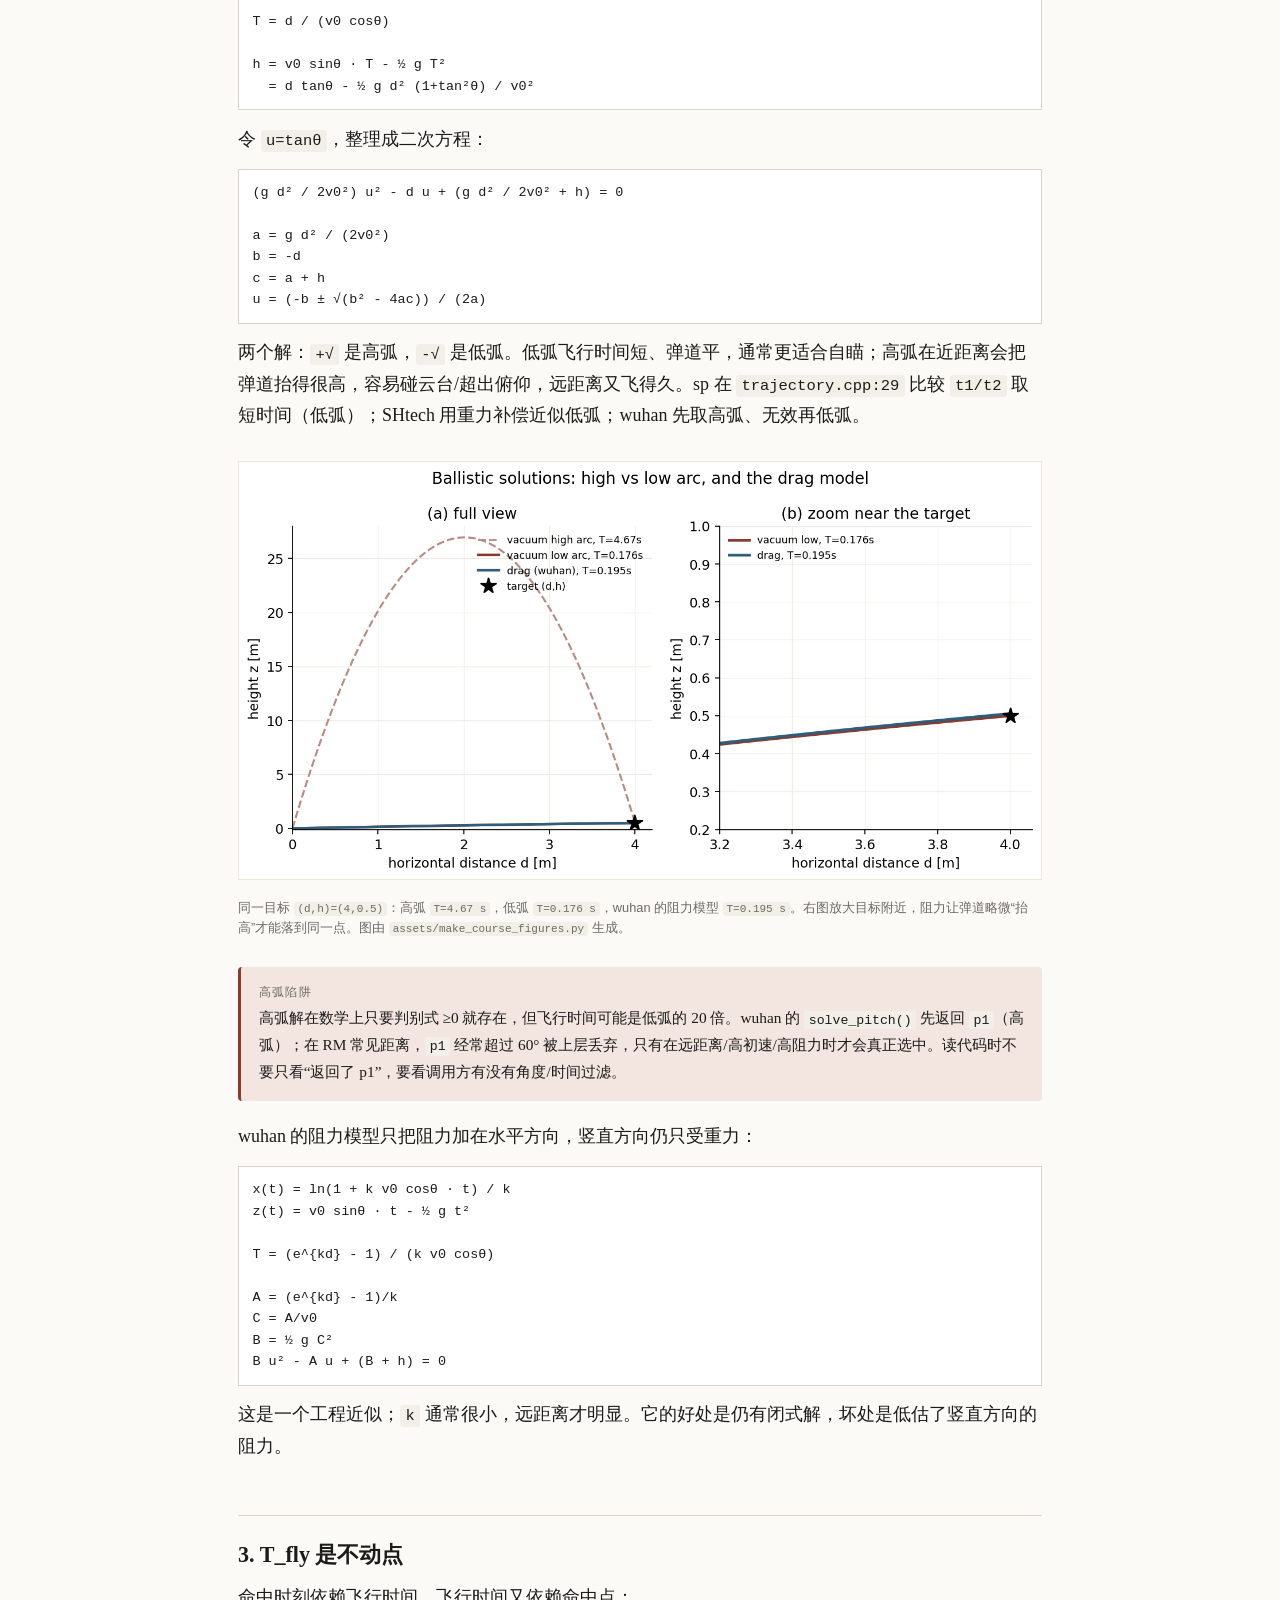
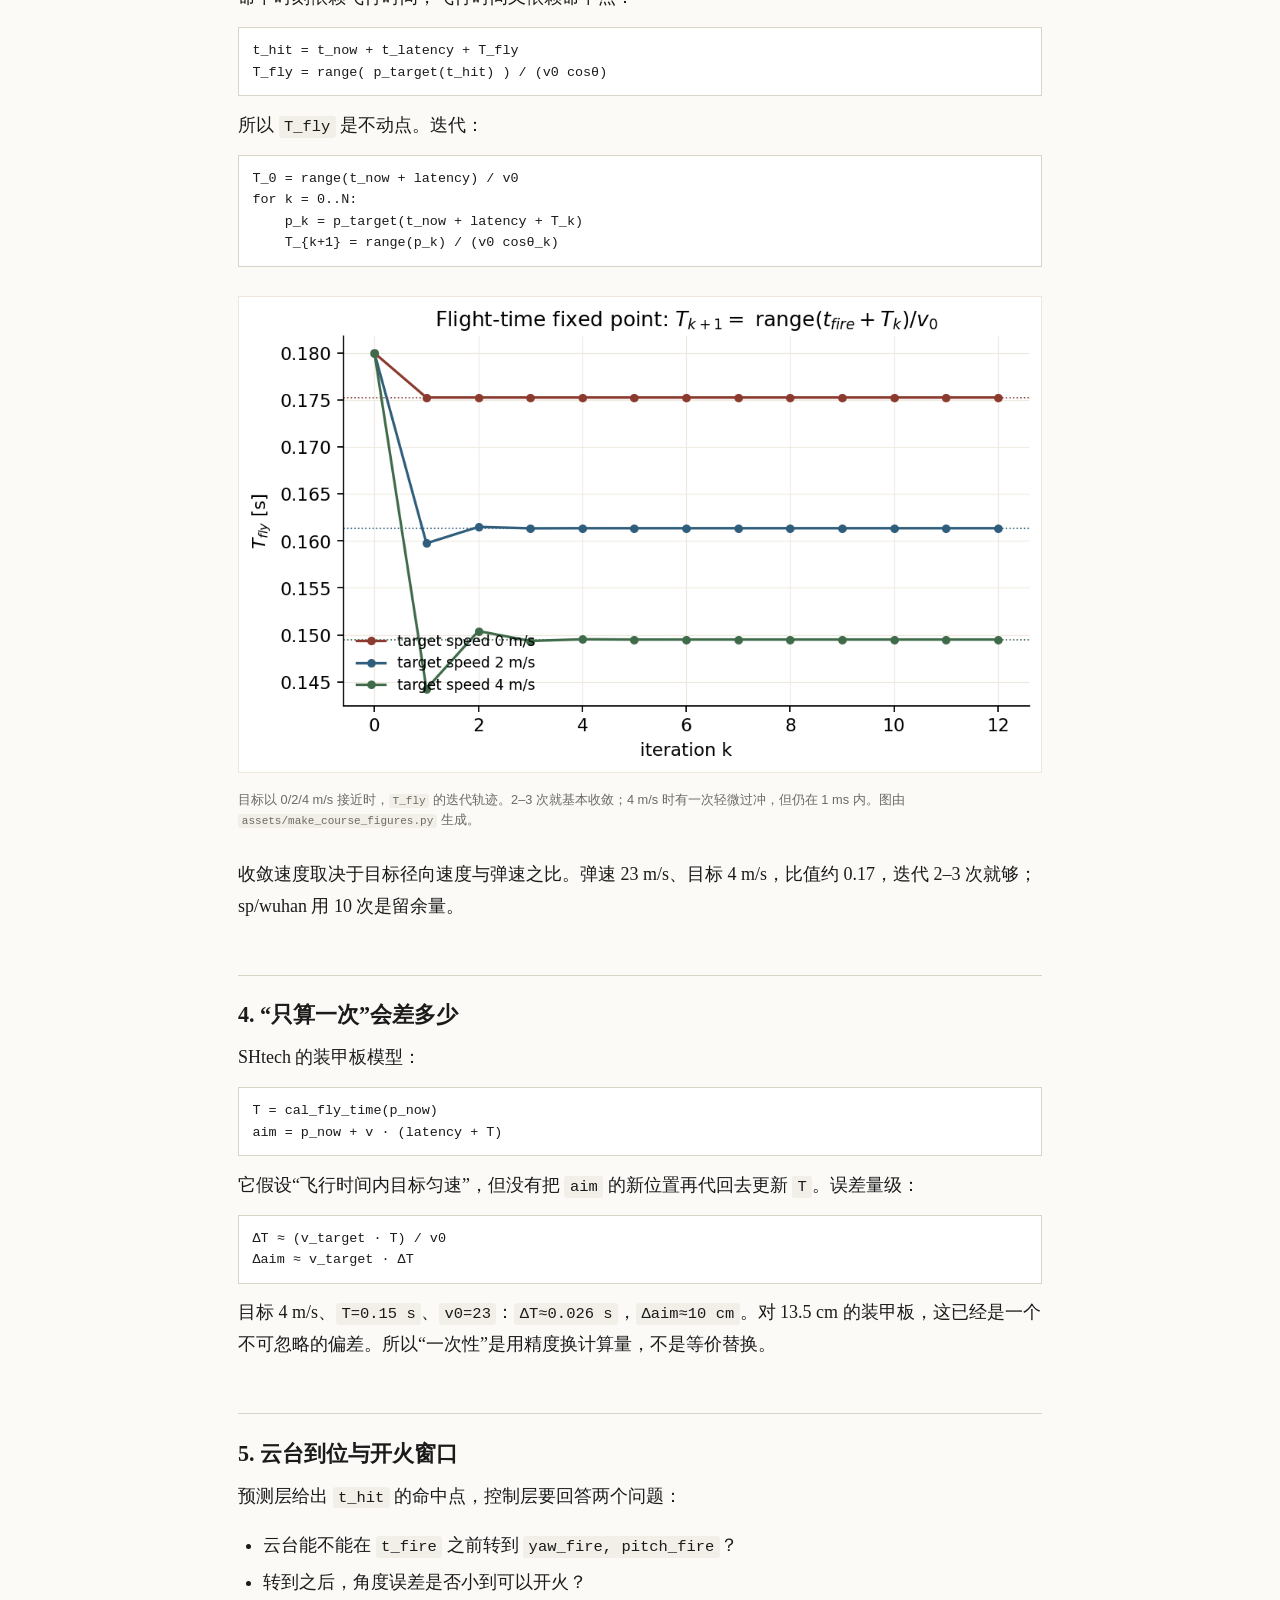
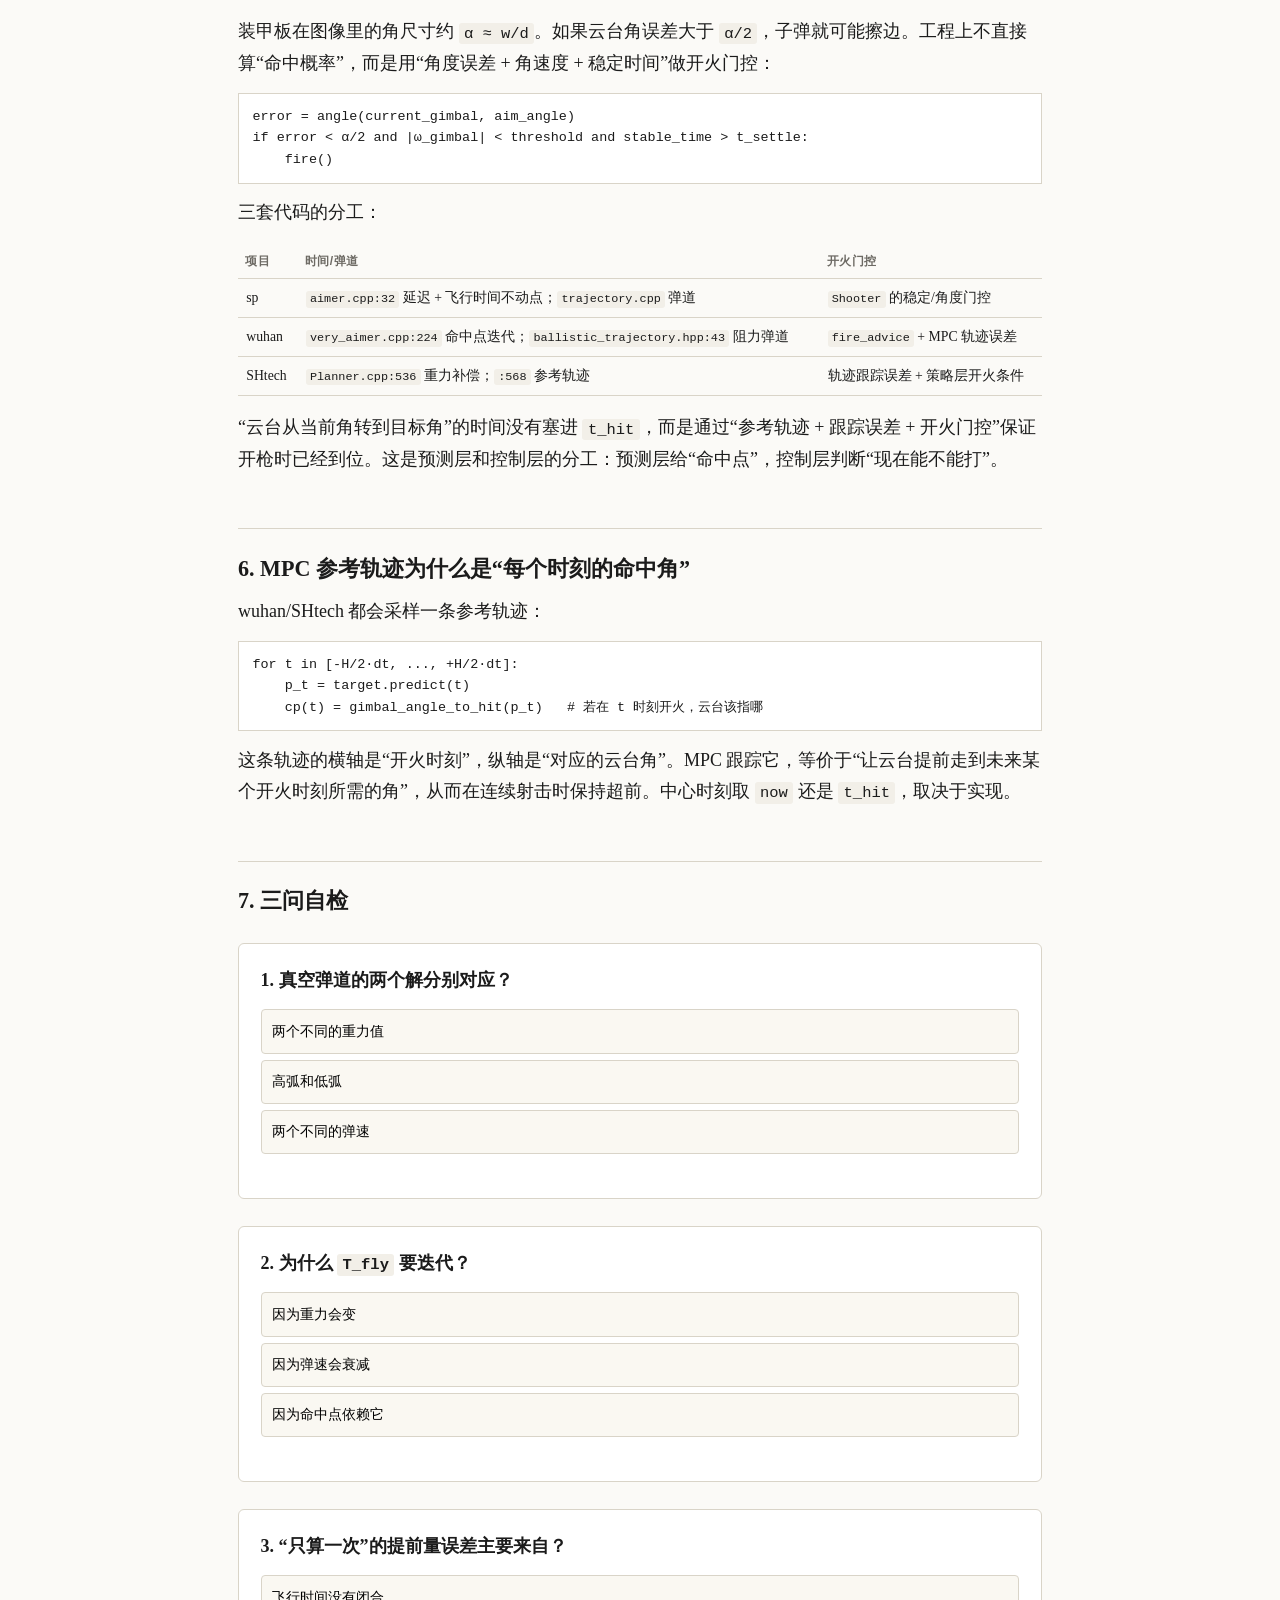
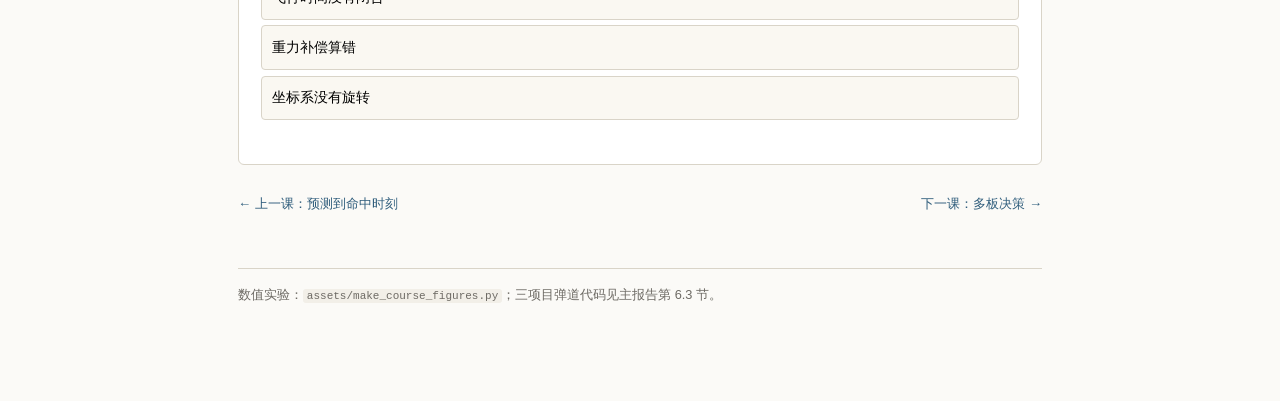
<file: lessons/0006-ballistic-and-time.html>
<!doctype html>
<html lang="zh-CN">
<head>
<meta charset="utf-8">
<meta name="viewport" content="width=device-width, initial-scale=1">
<title>0006 · 时间与开火：命中时刻不是开火时刻</title>
<link rel="stylesheet" href="../assets/course.css">
</head>
<body>
<div class="wrap">

<p class="kicker">Lesson 0006 · 时间/开火层</p>
<h1>时间与开火：命中时刻不是开火时刻</h1>
<p class="lede">0005 把状态推到 <code>t_hit</code>；但子弹要飞，云台要转。命中点和开火角之间隔着一条弹道，开火时刻和命中时刻之间隔着一段飞行时间。</p>
<p class="meta"><span>预计 30 分钟</span><span>先修：0002、0005</span><span>对应代码：<code>trajectory.cpp</code> / <code>ballistic_trajectory.hpp</code> / <code>Planner.cpp</code></span></p>

<div class="box win"><span class="label">本节结束时你能</span>
推导真空弹道的二次方程，说出高/低弧怎么选；写出阻力弹道的 <code>A,B,C</code>；解释 <code>T_fly</code> 不动点为什么收敛；估算“只算一次”会差多少；说清云台到位和开火窗口的关系。
</div>

<h2>1. 两个时刻：t_hit 与 t_fire</h2>

<p>自瞄的最终目标是“在 <code>t_hit</code> 让弹丸和装甲板相遇”。但弹丸不是瞬间到达的：</p>

<pre class="formula">t_hit = t_now + t_latency + T_fly
t_fire = t_hit - T_fly</pre>

<p>预测层给的是 <code>p_target(t_hit)</code>；控制层要在 <code>t_fire</code> 把云台指到“从这个角度打出去，能在 <code>t_hit</code> 命中”的角度。两者之间是弹道逆解：</p>

<pre class="formula">p_hit = p_target(t_hit)
(yaw_fire, pitch_fire) = BallisticInverse(p_hit, v0, g, drag)</pre>

<figure>
<img src="../assets/figures/timeline.png" alt="Three prediction timelines">
<figcaption>三条链路都在算同一个 <code>t_hit = t_now + latency + T_fly</code>。sp/wuhan 用不动点迭代，SHtech 只算一次；它们都把“云台转到位的耗时”留给控制层，而不是塞进 <code>t_hit</code>。图由 <code>assets/make_course_figures.py</code> 生成。</figcaption>
</figure>

<p>把时间轴拆开：</p>

<pre class="formula">sp:     frame t_k → track(t_k) → t_now → +delay → t_fire → +T_fly(iterate) → t_hit
wuhan:  frame t_k → track → buffer → 1kHz predict(t_now) → +T_fly(iterate)+delay → t_hit
SHtech: frame t_k → track → t_now → +(now-t_k)+latency+T_fly(one shot) → t_hit</pre>

<h2>2. 弹道：从发射角到命中点</h2>

<p>先看真空。目标在水平距离 <code>d</code>、高差 <code>h</code>，初速 <code>v0</code>，重力 <code>g</code>。设发射角 <code>θ</code>，飞行时间：</p>

<pre class="formula">T = d / (v0 cosθ)

h = v0 sinθ · T - ½ g T²
  = d tanθ - ½ g d² (1+tan²θ) / v0²</pre>

<p>令 <code>u=tanθ</code>，整理成二次方程：</p>

<pre class="formula">(g d² / 2v0²) u² - d u + (g d² / 2v0² + h) = 0

a = g d² / (2v0²)
b = -d
c = a + h
u = (-b ± √(b² - 4ac)) / (2a)</pre>

<p>两个解：<code>+√</code> 是高弧，<code>-√</code> 是低弧。低弧飞行时间短、弹道平，通常更适合自瞄；高弧在近距离会把弹道抬得很高，容易碰云台/超出俯仰，远距离又飞得久。sp 在 <code>trajectory.cpp:29</code> 比较 <code>t1/t2</code> 取短时间（低弧）；SHtech 用重力补偿近似低弧；wuhan 先取高弧、无效再低弧。</p>

<figure>
<img src="../assets/figures/ballistic_compare.png" alt="High/low arc and drag">
<figcaption>同一目标 <code>(d,h)=(4,0.5)</code>：高弧 <code>T=4.67 s</code>，低弧 <code>T=0.176 s</code>，wuhan 的阻力模型 <code>T=0.195 s</code>。右图放大目标附近，阻力让弹道略微“抬高”才能落到同一点。图由 <code>assets/make_course_figures.py</code> 生成。</figcaption>
</figure>

<div class="box pitfall"><span class="label">高弧陷阱</span>
高弧解在数学上只要判别式 ≥0 就存在，但飞行时间可能是低弧的 20 倍。wuhan 的 <code>solve_pitch()</code> 先返回 <code>p1</code>（高弧）；在 RM 常见距离，<code>p1</code> 经常超过 60° 被上层丢弃，只有在远距离/高初速/高阻力时才会真正选中。读代码时不要只看“返回了 p1”，要看调用方有没有角度/时间过滤。
</div>

<p>wuhan 的阻力模型只把阻力加在水平方向，竖直方向仍只受重力：</p>

<pre class="formula">x(t) = ln(1 + k v0 cosθ · t) / k
z(t) = v0 sinθ · t - ½ g t²

T = (e^{kd} - 1) / (k v0 cosθ)

A = (e^{kd} - 1)/k
C = A/v0
B = ½ g C²
B u² - A u + (B + h) = 0</pre>

<p>这是一个工程近似；<code>k</code> 通常很小，远距离才明显。它的好处是仍有闭式解，坏处是低估了竖直方向的阻力。</p>

<h2>3. T_fly 是不动点</h2>

<p>命中时刻依赖飞行时间，飞行时间又依赖命中点：</p>

<pre class="formula">t_hit = t_now + t_latency + T_fly
T_fly = range( p_target(t_hit) ) / (v0 cosθ)</pre>

<p>所以 <code>T_fly</code> 是不动点。迭代：</p>

<pre class="formula">T_0 = range(t_now + latency) / v0
for k = 0..N:
    p_k = p_target(t_now + latency + T_k)
    T_{k+1} = range(p_k) / (v0 cosθ_k)</pre>

<figure>
<img src="../assets/figures/fixed_point.png" alt="Flight time fixed point iteration">
<figcaption>目标以 0/2/4 m/s 接近时，<code>T_fly</code> 的迭代轨迹。2–3 次就基本收敛；4 m/s 时有一次轻微过冲，但仍在 1 ms 内。图由 <code>assets/make_course_figures.py</code> 生成。</figcaption>
</figure>

<p>收敛速度取决于目标径向速度与弹速之比。弹速 23 m/s、目标 4 m/s，比值约 0.17，迭代 2–3 次就够；sp/wuhan 用 10 次是留余量。</p>

<h2>4. “只算一次”会差多少</h2>

<p>SHtech 的装甲板模型：</p>

<pre class="formula">T = cal_fly_time(p_now)
aim = p_now + v · (latency + T)</pre>

<p>它假设“飞行时间内目标匀速”，但没有把 <code>aim</code> 的新位置再代回去更新 <code>T</code>。误差量级：</p>

<pre class="formula">ΔT ≈ (v_target · T) / v0
Δaim ≈ v_target · ΔT</pre>

<p>目标 4 m/s、<code>T=0.15 s</code>、<code>v0=23</code>：<code>ΔT≈0.026 s</code>，<code>Δaim≈10 cm</code>。对 13.5 cm 的装甲板，这已经是一个不可忽略的偏差。所以“一次性”是用精度换计算量，不是等价替换。</p>

<h2>5. 云台到位与开火窗口</h2>

<p>预测层给出 <code>t_hit</code> 的命中点，控制层要回答两个问题：</p>

<ul>
<li>云台能不能在 <code>t_fire</code> 之前转到 <code>yaw_fire, pitch_fire</code>？</li>
<li>转到之后，角度误差是否小到可以开火？</li>
</ul>

<p>装甲板在图像里的角尺寸约 <code>α ≈ w/d</code>。如果云台角误差大于 <code>α/2</code>，子弹就可能擦边。工程上不直接算“命中概率”，而是用“角度误差 + 角速度 + 稳定时间”做开火门控：</p>

<pre class="formula">error = angle(current_gimbal, aim_angle)
if error < α/2 and |ω_gimbal| < threshold and stable_time > t_settle:
    fire()</pre>

<p>三套代码的分工：</p>

<table>
<tr><th>项目</th><th>时间/弹道</th><th>开火门控</th></tr>
<tr><td>sp</td><td><code>aimer.cpp:32</code> 延迟 + 飞行时间不动点；<code>trajectory.cpp</code> 弹道</td><td><code>Shooter</code> 的稳定/角度门控</td></tr>
<tr><td>wuhan</td><td><code>very_aimer.cpp:224</code> 命中点迭代；<code>ballistic_trajectory.hpp:43</code> 阻力弹道</td><td><code>fire_advice</code> + MPC 轨迹误差</td></tr>
<tr><td>SHtech</td><td><code>Planner.cpp:536</code> 重力补偿；<code>:568</code> 参考轨迹</td><td>轨迹跟踪误差 + 策略层开火条件</td></tr>
</table>

<p>“云台从当前角转到目标角”的时间没有塞进 <code>t_hit</code>，而是通过“参考轨迹 + 跟踪误差 + 开火门控”保证开枪时已经到位。这是预测层和控制层的分工：预测层给“命中点”，控制层判断“现在能不能打”。</p>

<h2>6. MPC 参考轨迹为什么是“每个时刻的命中角”</h2>

<p>wuhan/SHtech 都会采样一条参考轨迹：</p>

<pre class="formula">for t in [-H/2·dt, ..., +H/2·dt]:
    p_t = target.predict(t)
    cp(t) = gimbal_angle_to_hit(p_t)   # 若在 t 时刻开火，云台该指哪</pre>

<p>这条轨迹的横轴是“开火时刻”，纵轴是“对应的云台角”。MPC 跟踪它，等价于“让云台提前走到未来某个开火时刻所需的角”，从而在连续射击时保持超前。中心时刻取 <code>now</code> 还是 <code>t_hit</code>，取决于实现。</p>

<h2>7. 三问自检</h2>

<div class="quiz" data-answer="b">
<p class="q">1. 真空弹道的两个解分别对应？</p>
<button data-choice="a" data-why="两个解都满足同一个二次方程，区别是发射角/飞行时间。">两个不同的重力值</button>
<button data-choice="b" data-why="+√ 是高弧、-√ 是低弧；低弧飞行时间短。">高弧和低弧</button>
<button data-choice="c" data-why="解的是发射角，不是弹速。">两个不同的弹速</button>
<div class="feedback"></div>
</div>

<div class="quiz" data-answer="c">
<p class="q">2. 为什么 <code>T_fly</code> 要迭代？</p>
<button data-choice="a" data-why="重力在近距离基本不变，不是迭代的主因。">因为重力会变</button>
<button data-choice="b" data-why="弹速在飞行中基本不变；迭代是因为几何耦合。">因为弹速会衰减</button>
<button data-choice="c" data-why="命中点依赖飞行时间，飞行时间又依赖命中点。">因为命中点依赖它</button>
<div class="feedback"></div>
</div>

<div class="quiz" data-answer="a">
<p class="q">3. “只算一次”的提前量误差主要来自？</p>
<button data-choice="a" data-why="没有把新瞄准点代回去更新飞行时间，误差约 v_target·ΔT。">飞行时间没有闭合</button>
<button data-choice="b" data-why="重力补偿是一次性减去的，不是主要误差源。">重力补偿算错</button>
<button data-choice="c" data-why="坐标系变换误差是另一类问题，不是这里的重点。">坐标系没有旋转</button>
<div class="feedback"></div>
</div>

<div class="lesson-nav">
<a href="0005-ekf-eskf-iekf.html">← 上一课：预测到命中时刻</a>
<a href="0007-plate-selection.html">下一课：多板决策 →</a>
</div>

<div class="footer">
数值实验：<code>assets/make_course_figures.py</code>；三项目弹道代码见主报告第 6.3 节。
</div>

</div>
<script src="../assets/quiz.js"></script>
</body>
</html>
</file>
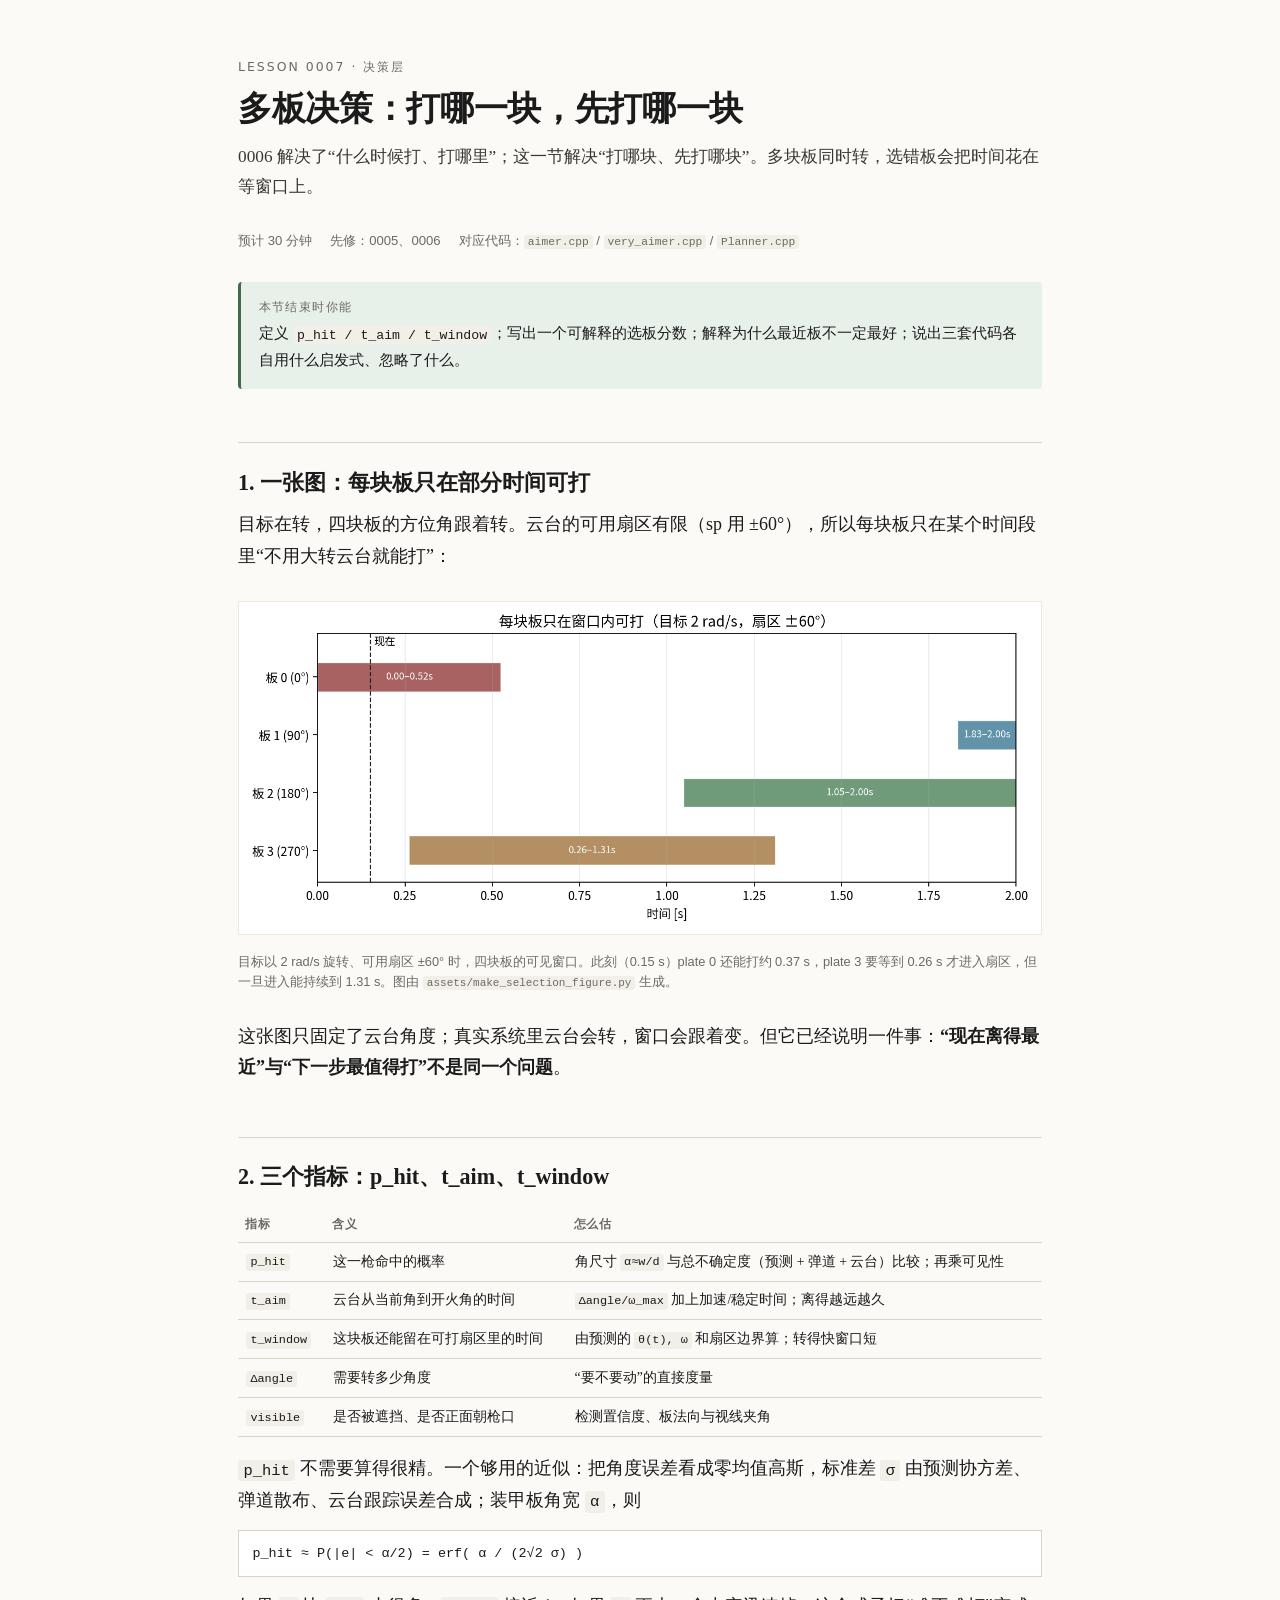
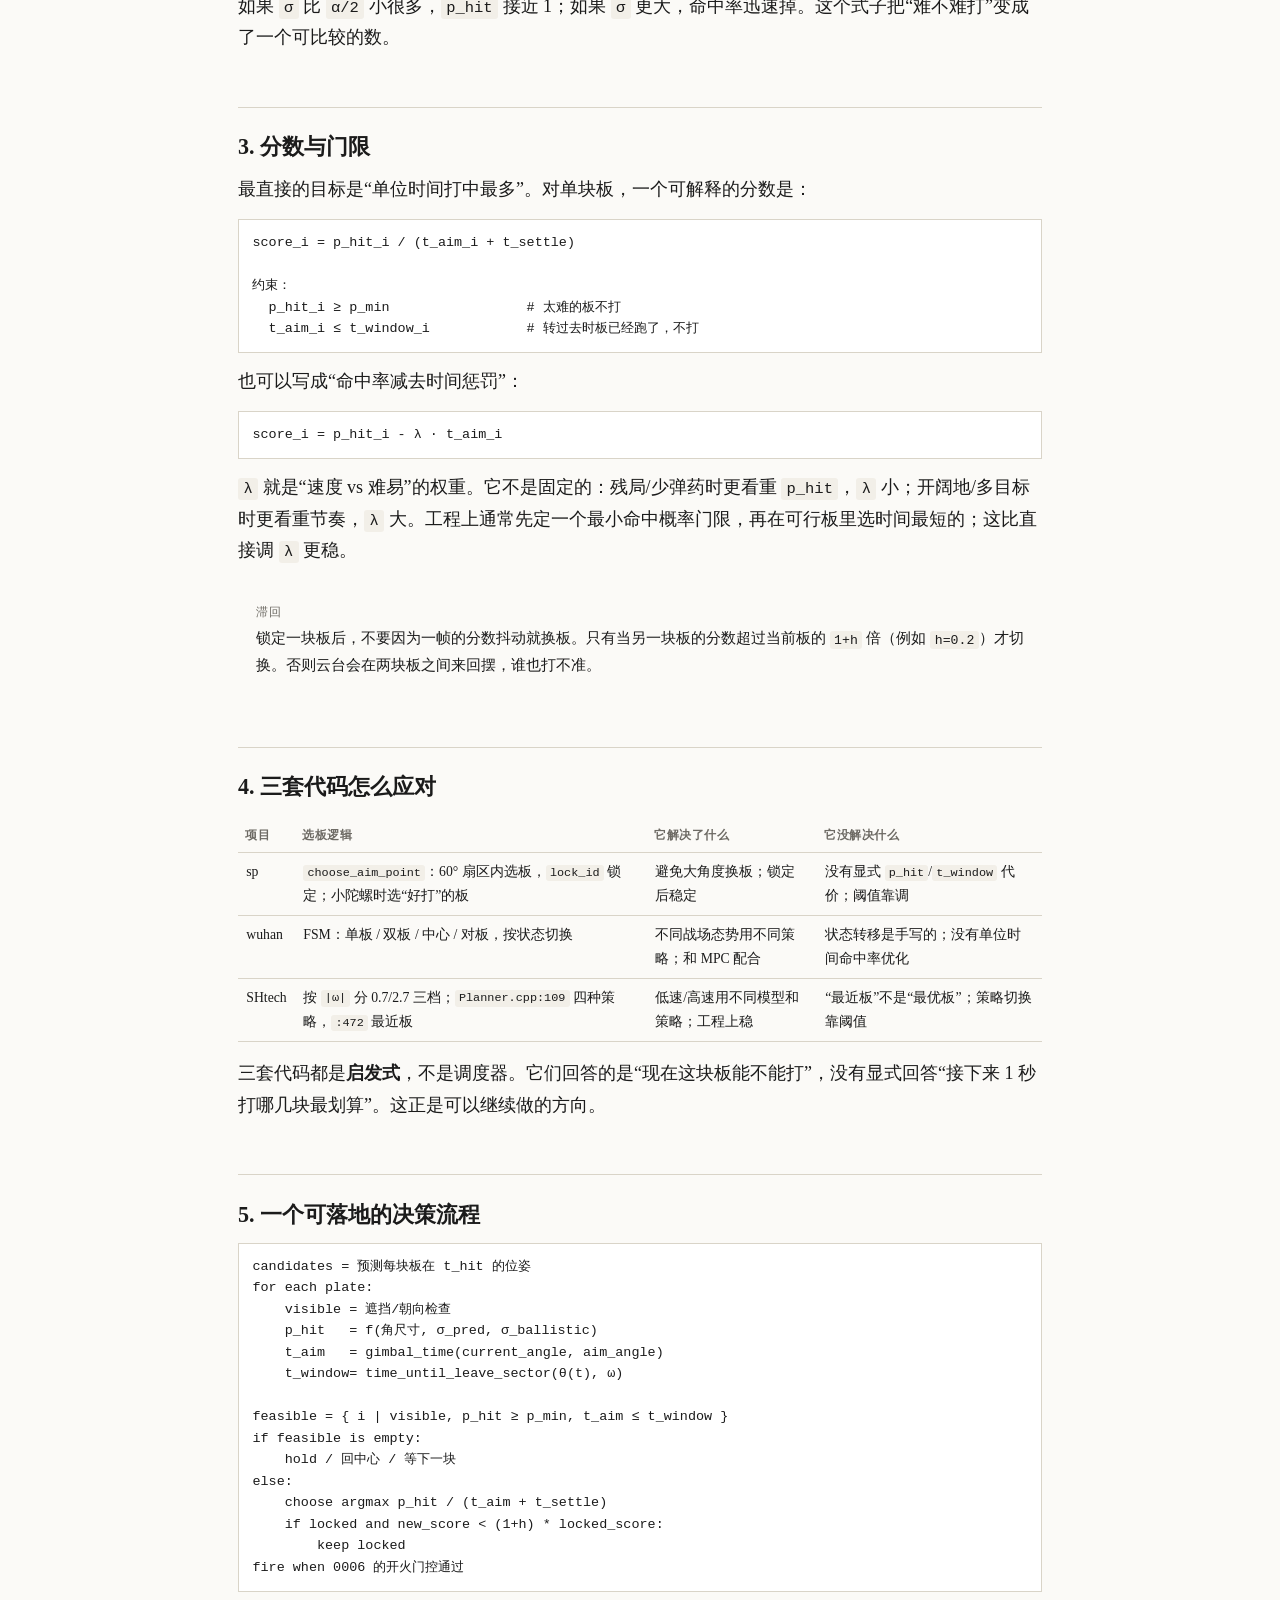
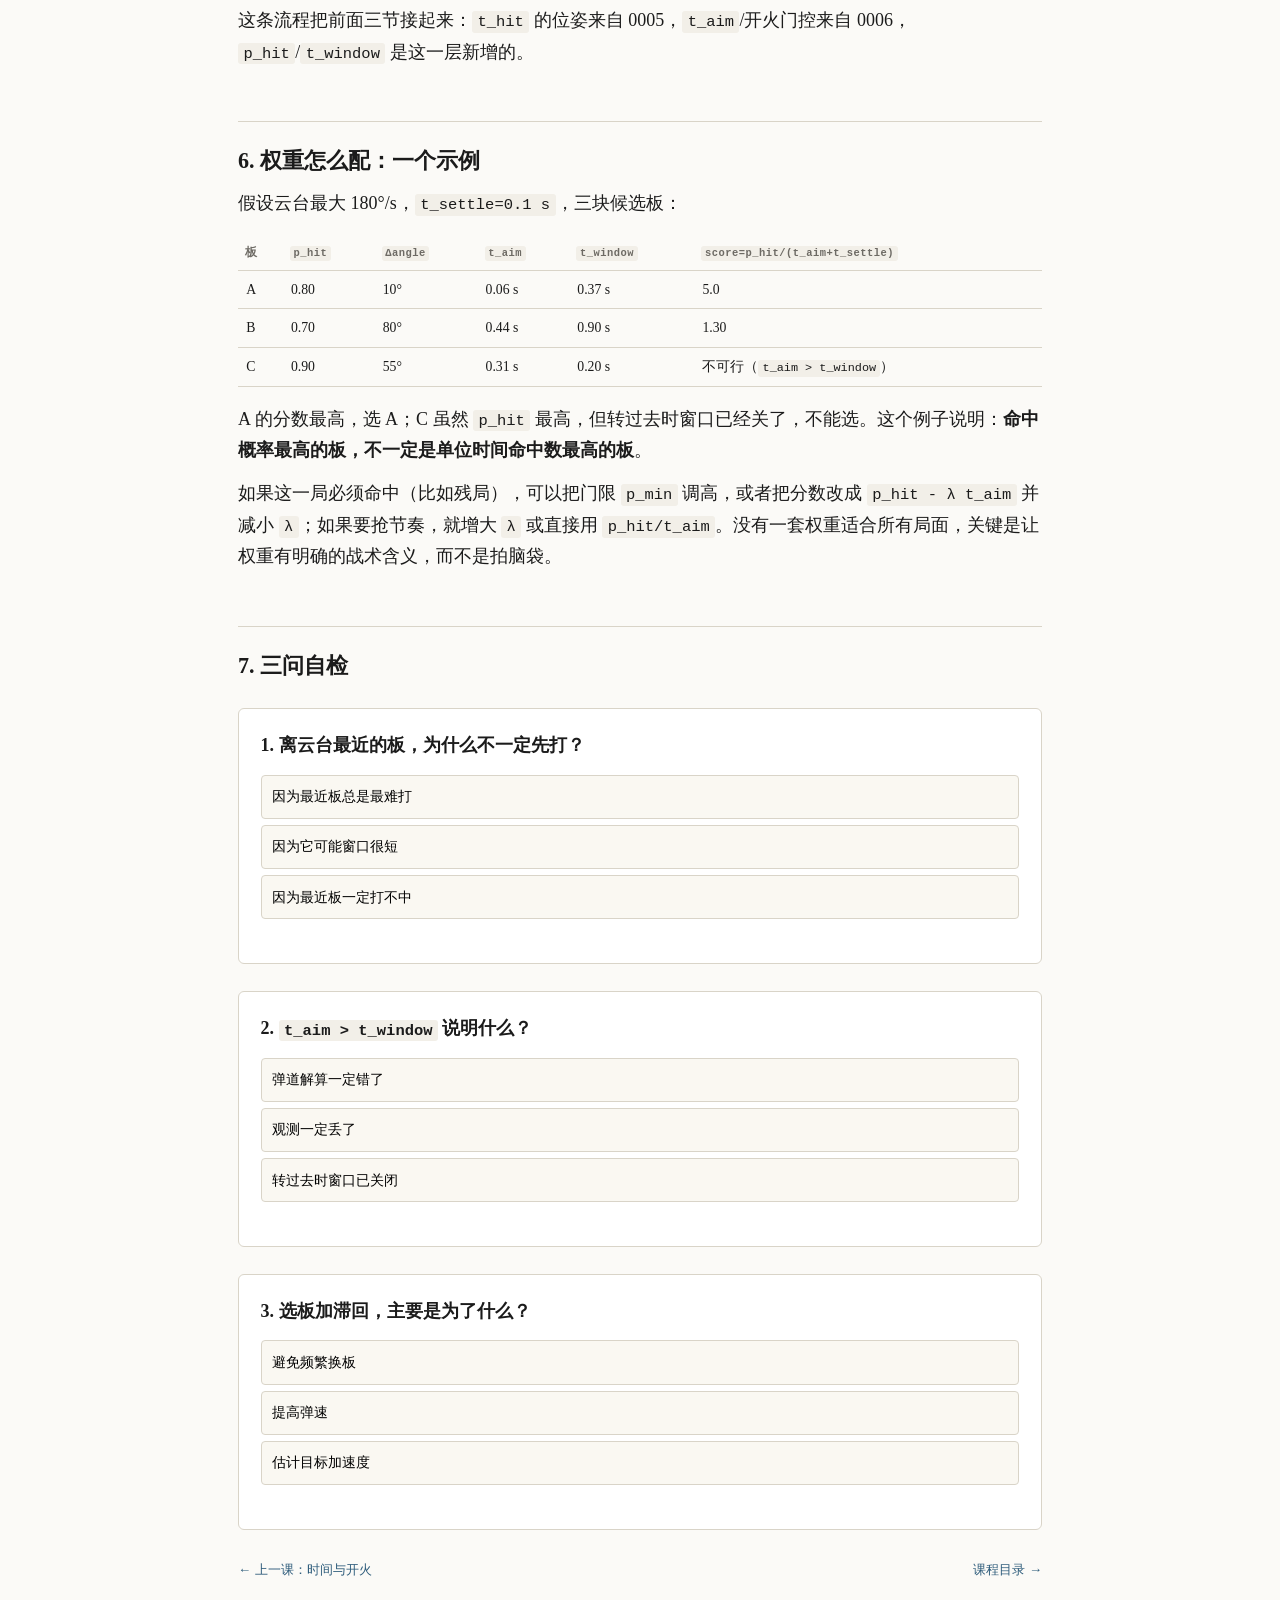
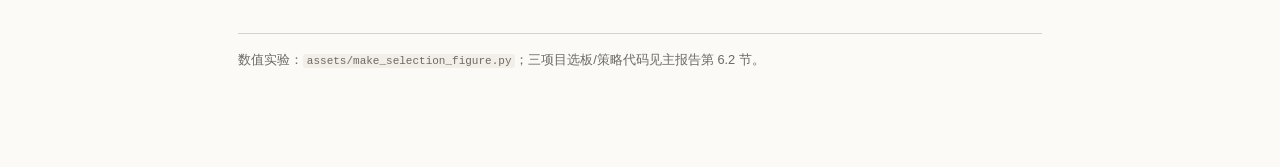
<file: lessons/0007-plate-selection.html>
<!doctype html>
<html lang="zh-CN">
<head>
<meta charset="utf-8">
<meta name="viewport" content="width=device-width, initial-scale=1">
<title>0007 · 多板决策：打哪一块，先打哪一块</title>
<link rel="stylesheet" href="../assets/course.css">
</head>
<body>
<div class="wrap">

<p class="kicker">Lesson 0007 · 决策层</p>
<h1>多板决策：打哪一块，先打哪一块</h1>
<p class="lede">0006 解决了“什么时候打、打哪里”；这一节解决“打哪块、先打哪块”。多块板同时转，选错板会把时间花在等窗口上。</p>
<p class="meta"><span>预计 30 分钟</span><span>先修：0005、0006</span><span>对应代码：<code>aimer.cpp</code> / <code>very_aimer.cpp</code> / <code>Planner.cpp</code></span></p>

<div class="box win"><span class="label">本节结束时你能</span>
定义 <code>p_hit / t_aim / t_window</code>；写出一个可解释的选板分数；解释为什么最近板不一定最好；说出三套代码各自用什么启发式、忽略了什么。
</div>

<h2>1. 一张图：每块板只在部分时间可打</h2>

<p>目标在转，四块板的方位角跟着转。云台的可用扇区有限（sp 用 ±60°），所以每块板只在某个时间段里“不用大转云台就能打”：</p>

<figure>
<img src="../assets/figures/plate_windows.png" alt="Plate visibility windows">
<figcaption>目标以 2 rad/s 旋转、可用扇区 ±60° 时，四块板的可见窗口。此刻（0.15 s）plate 0 还能打约 0.37 s，plate 3 要等到 0.26 s 才进入扇区，但一旦进入能持续到 1.31 s。图由 <code>assets/make_selection_figure.py</code> 生成。</figcaption>
</figure>

<p>这张图只固定了云台角度；真实系统里云台会转，窗口会跟着变。但它已经说明一件事：<strong>“现在离得最近”与“下一步最值得打”不是同一个问题</strong>。</p>

<h2>2. 三个指标：p_hit、t_aim、t_window</h2>

<table>
<tr><th>指标</th><th>含义</th><th>怎么估</th></tr>
<tr><td><code>p_hit</code></td><td>这一枪命中的概率</td><td>角尺寸 <code>α≈w/d</code> 与总不确定度（预测 + 弹道 + 云台）比较；再乘可见性</td></tr>
<tr><td><code>t_aim</code></td><td>云台从当前角到开火角的时间</td><td><code>Δangle/ω_max</code> 加上加速/稳定时间；离得越远越久</td></tr>
<tr><td><code>t_window</code></td><td>这块板还能留在可打扇区里的时间</td><td>由预测的 <code>θ(t), ω</code> 和扇区边界算；转得快窗口短</td></tr>
<tr><td><code>Δangle</code></td><td>需要转多少角度</td><td>“要不要动”的直接度量</td></tr>
<tr><td><code>visible</code></td><td>是否被遮挡、是否正面朝枪口</td><td>检测置信度、板法向与视线夹角</td></tr>
</table>

<p><code>p_hit</code> 不需要算得很精。一个够用的近似：把角度误差看成零均值高斯，标准差 <code>σ</code> 由预测协方差、弹道散布、云台跟踪误差合成；装甲板角宽 <code>α</code>，则</p>

<pre class="formula">p_hit ≈ P(|e| < α/2) = erf( α / (2√2 σ) )</pre>

<p>如果 <code>σ</code> 比 <code>α/2</code> 小很多，<code>p_hit</code> 接近 1；如果 <code>σ</code> 更大，命中率迅速掉。这个式子把“难不难打”变成了一个可比较的数。</p>

<h2>3. 分数与门限</h2>

<p>最直接的目标是“单位时间打中最多”。对单块板，一个可解释的分数是：</p>

<pre class="formula">score_i = p_hit_i / (t_aim_i + t_settle)

约束：
  p_hit_i ≥ p_min                 # 太难的板不打
  t_aim_i ≤ t_window_i            # 转过去时板已经跑了，不打</pre>

<p>也可以写成“命中率减去时间惩罚”：</p>

<pre class="formula">score_i = p_hit_i - λ · t_aim_i</pre>

<p><code>λ</code> 就是“速度 vs 难易”的权重。它不是固定的：残局/少弹药时更看重 <code>p_hit</code>，<code>λ</code> 小；开阔地/多目标时更看重节奏，<code>λ</code> 大。工程上通常先定一个最小命中概率门限，再在可行板里选时间最短的；这比直接调 <code>λ</code> 更稳。</p>

<div class="box note"><span class="label">滞回</span>
锁定一块板后，不要因为一帧的分数抖动就换板。只有当另一块板的分数超过当前板的 <code>1+h</code> 倍（例如 <code>h=0.2</code>）才切换。否则云台会在两块板之间来回摆，谁也打不准。
</div>

<h2>4. 三套代码怎么应对</h2>

<table>
<tr><th>项目</th><th>选板逻辑</th><th>它解决了什么</th><th>它没解决什么</th></tr>
<tr><td>sp</td><td><code>choose_aim_point</code>：60° 扇区内选板，<code>lock_id</code> 锁定；小陀螺时选“好打”的板</td><td>避免大角度换板；锁定后稳定</td><td>没有显式 <code>p_hit</code>/<code>t_window</code> 代价；阈值靠调</td></tr>
<tr><td>wuhan</td><td>FSM：单板 / 双板 / 中心 / 对板，按状态切换</td><td>不同战场态势用不同策略；和 MPC 配合</td><td>状态转移是手写的；没有单位时间命中率优化</td></tr>
<tr><td>SHtech</td><td>按 <code>|ω|</code> 分 0.7/2.7 三档；<code>Planner.cpp:109</code> 四种策略，<code>:472</code> 最近板</td><td>低速/高速用不同模型和策略；工程上稳</td><td>“最近板”不是“最优板”；策略切换靠阈值</td></tr>
</table>

<p>三套代码都是<strong>启发式</strong>，不是调度器。它们回答的是“现在这块板能不能打”，没有显式回答“接下来 1 秒打哪几块最划算”。这正是可以继续做的方向。</p>

<h2>5. 一个可落地的决策流程</h2>

<pre class="formula">candidates = 预测每块板在 t_hit 的位姿
for each plate:
    visible = 遮挡/朝向检查
    p_hit   = f(角尺寸, σ_pred, σ_ballistic)
    t_aim   = gimbal_time(current_angle, aim_angle)
    t_window= time_until_leave_sector(θ(t), ω)

feasible = { i | visible, p_hit ≥ p_min, t_aim ≤ t_window }
if feasible is empty:
    hold / 回中心 / 等下一块
else:
    choose argmax p_hit / (t_aim + t_settle)
    if locked and new_score < (1+h) * locked_score:
        keep locked
fire when 0006 的开火门控通过</pre>

<p>这条流程把前面三节接起来：<code>t_hit</code> 的位姿来自 0005，<code>t_aim</code>/开火门控来自 0006，<code>p_hit</code>/<code>t_window</code> 是这一层新增的。</p>

<h2>6. 权重怎么配：一个示例</h2>

<p>假设云台最大 180°/s，<code>t_settle=0.1 s</code>，三块候选板：</p>

<table>
<tr><th>板</th><th><code>p_hit</code></th><th><code>Δangle</code></th><th><code>t_aim</code></th><th><code>t_window</code></th><th><code>score=p_hit/(t_aim+t_settle)</code></th></tr>
<tr><td>A</td><td>0.80</td><td>10°</td><td>0.06 s</td><td>0.37 s</td><td>5.0</td></tr>
<tr><td>B</td><td>0.70</td><td>80°</td><td>0.44 s</td><td>0.90 s</td><td>1.30</td></tr>
<tr><td>C</td><td>0.90</td><td>55°</td><td>0.31 s</td><td>0.20 s</td><td>不可行（<code>t_aim &gt; t_window</code>）</td></tr>
</table>

<p>A 的分数最高，选 A；C 虽然 <code>p_hit</code> 最高，但转过去时窗口已经关了，不能选。这个例子说明：<strong>命中概率最高的板，不一定是单位时间命中数最高的板</strong>。</p>

<p>如果这一局必须命中（比如残局），可以把门限 <code>p_min</code> 调高，或者把分数改成 <code>p_hit - λ t_aim</code> 并减小 <code>λ</code>；如果要抢节奏，就增大 <code>λ</code> 或直接用 <code>p_hit/t_aim</code>。没有一套权重适合所有局面，关键是让权重有明确的战术含义，而不是拍脑袋。</p>

<h2>7. 三问自检</h2>

<div class="quiz" data-answer="b">
<p class="q">1. 离云台最近的板，为什么不一定先打？</p>
<button data-choice="a" data-why="距离不是选板的唯一因素，窗口和命中概率同样重要。">因为最近板总是最难打</button>
<button data-choice="b" data-why="它可能马上转出窗口，或者命中概率低；要比较 score。">因为它可能窗口很短</button>
<button data-choice="c" data-why="最近板的 p_hit 不一定低，但也不是必然最高。">因为最近板一定打不中</button>
<div class="feedback"></div>
</div>

<div class="quiz" data-answer="c">
<p class="q">2. <code>t_aim &gt; t_window</code> 说明什么？</p>
<button data-choice="a" data-why="这只说明转过去太慢，不说明弹道有问题。">弹道解算一定错了</button>
<button data-choice="b" data-why="观测可能正常，问题在时间可行性。">观测一定丢了</button>
<button data-choice="c" data-why="云台转到位时板已经离开可打扇区，这一枪不可行。">转过去时窗口已关闭</button>
<div class="feedback"></div>
</div>

<div class="quiz" data-answer="a">
<p class="q">3. 选板加滞回，主要是为了什么？</p>
<button data-choice="a" data-why="避免分数抖动导致云台来回摆，保证连续射击的稳定。">避免频繁换板</button>
<button data-choice="b" data-why="滞回不改变弹道模型。">提高弹速</button>
<button data-choice="c" data-why="滞回不直接估计目标加速度。">估计目标加速度</button>
<div class="feedback"></div>
</div>

<div class="lesson-nav">
<a href="0006-ballistic-and-time.html">← 上一课：时间与开火</a>
<a href="../index.html">课程目录 →</a>
</div>

<div class="footer">
数值实验：<code>assets/make_selection_figure.py</code>；三项目选板/策略代码见主报告第 6.2 节。
</div>

</div>
<script src="../assets/quiz.js"></script>
</body>
</html>
</file>
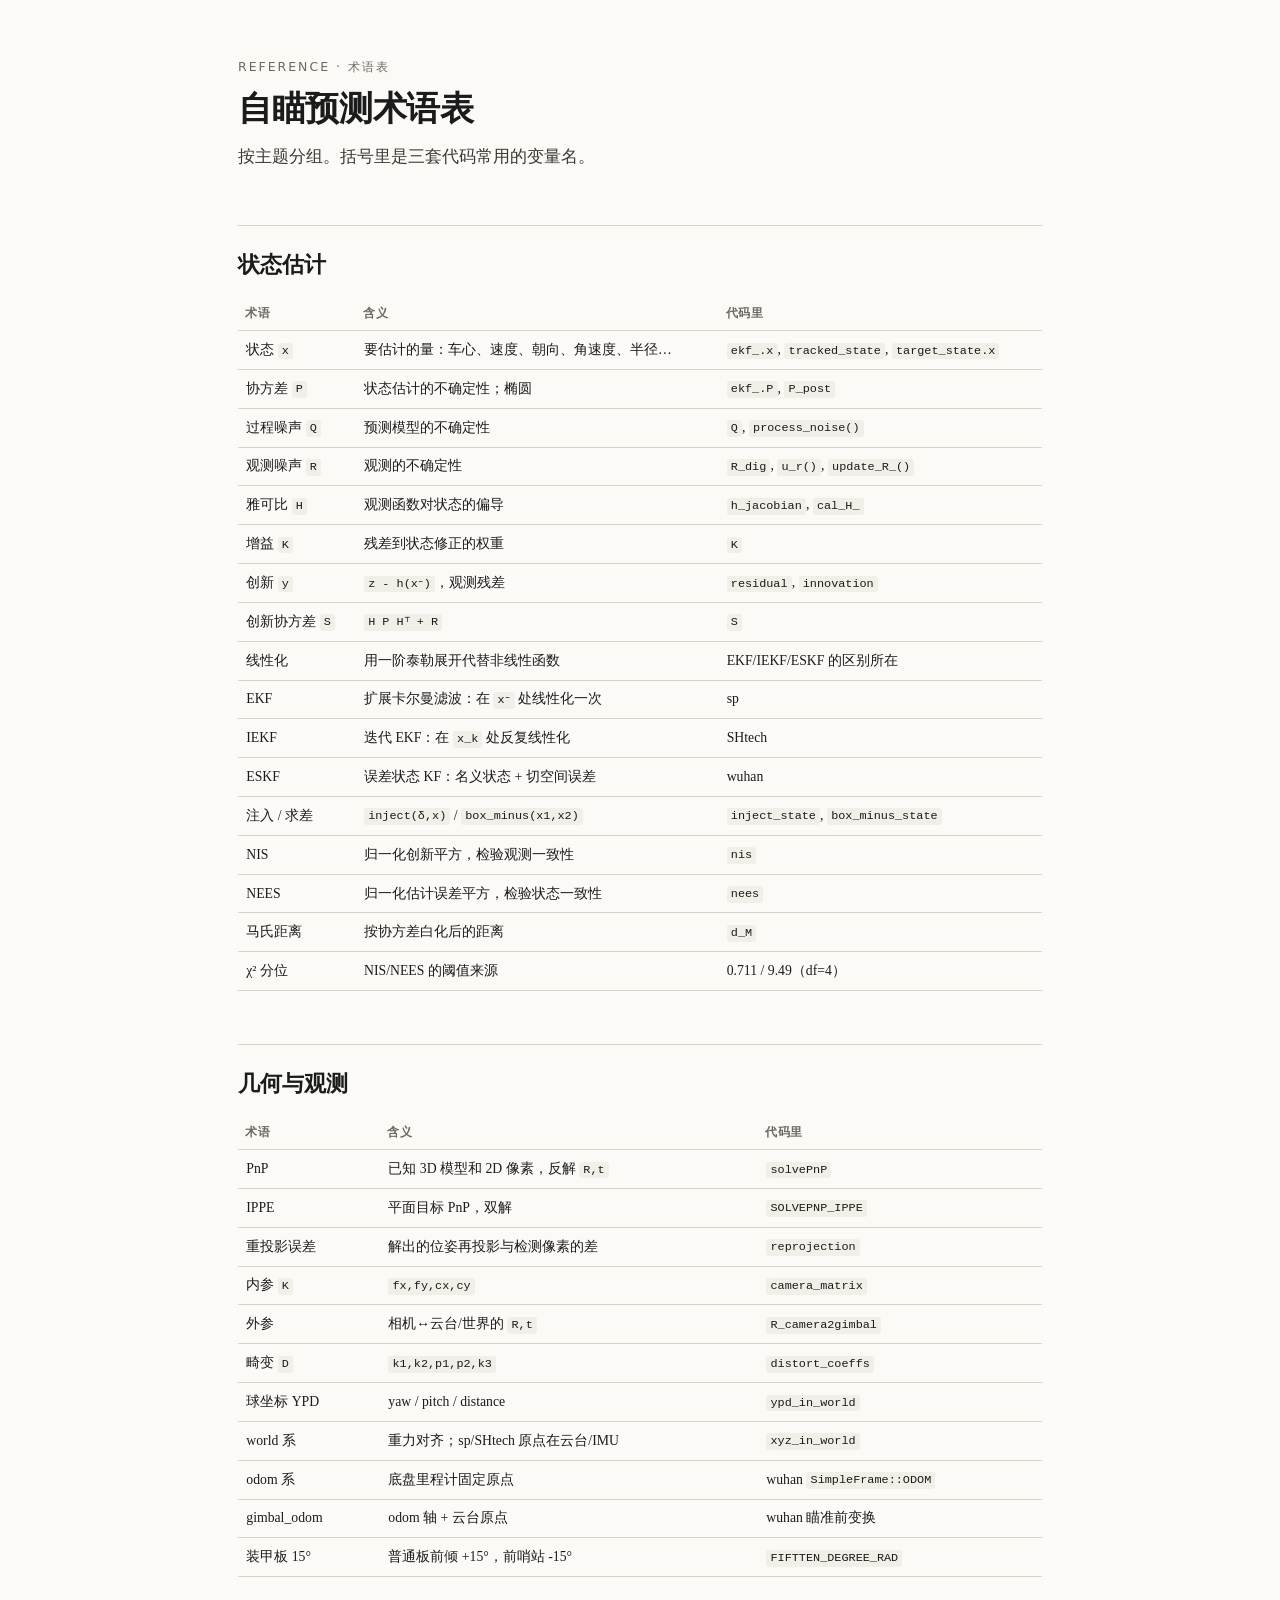
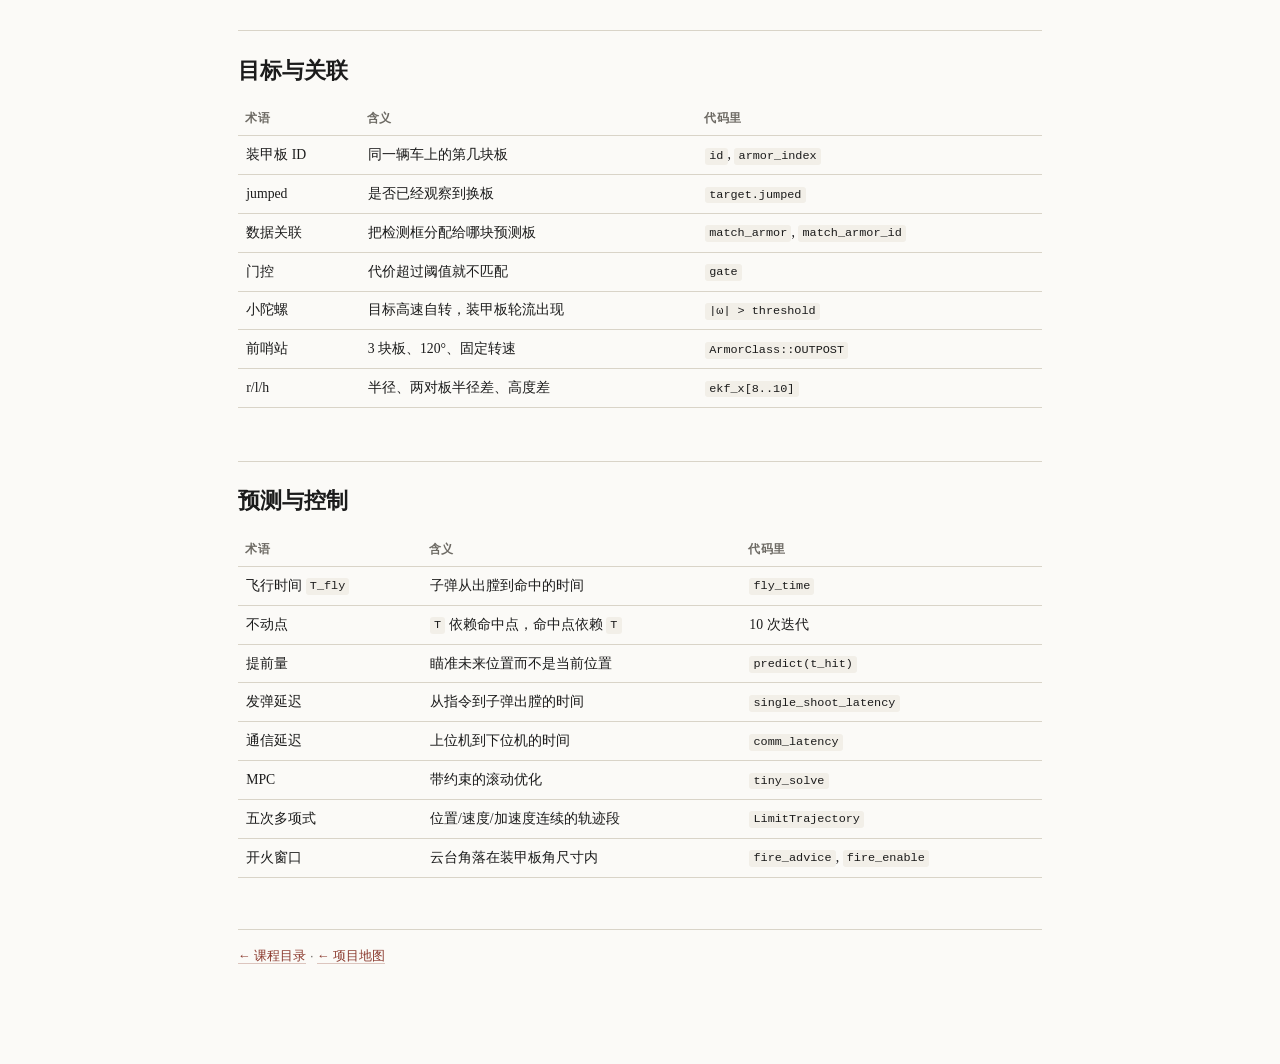
<file: reference/glossary.html>
<!doctype html>
<html lang="zh-CN"><head><meta charset="utf-8"><meta name="viewport" content="width=device-width, initial-scale=1">
<title>速查 · 术语表</title><link rel="stylesheet" href="../assets/course.css"></head>
<body><div class="wrap">
<p class="kicker">Reference · 术语表</p>
<h1>自瞄预测术语表</h1>
<p class="lede">按主题分组。括号里是三套代码常用的变量名。</p>

<h2>状态估计</h2>
<table>
<tr><th>术语</th><th>含义</th><th>代码里</th></tr>
<tr><td>状态 <code>x</code></td><td>要估计的量：车心、速度、朝向、角速度、半径…</td><td><code>ekf_.x</code>, <code>tracked_state</code>, <code>target_state.x</code></td></tr>
<tr><td>协方差 <code>P</code></td><td>状态估计的不确定性；椭圆</td><td><code>ekf_.P</code>, <code>P_post</code></td></tr>
<tr><td>过程噪声 <code>Q</code></td><td>预测模型的不确定性</td><td><code>Q</code>, <code>process_noise()</code></td></tr>
<tr><td>观测噪声 <code>R</code></td><td>观测的不确定性</td><td><code>R_dig</code>, <code>u_r()</code>, <code>update_R_()</code></td></tr>
<tr><td>雅可比 <code>H</code></td><td>观测函数对状态的偏导</td><td><code>h_jacobian</code>, <code>cal_H_</code></td></tr>
<tr><td>增益 <code>K</code></td><td>残差到状态修正的权重</td><td><code>K</code></td></tr>
<tr><td>创新 <code>y</code></td><td><code>z - h(x⁻)</code>，观测残差</td><td><code>residual</code>, <code>innovation</code></td></tr>
<tr><td>创新协方差 <code>S</code></td><td><code>H P Hᵀ + R</code></td><td><code>S</code></td></tr>
<tr><td>线性化</td><td>用一阶泰勒展开代替非线性函数</td><td>EKF/IEKF/ESKF 的区别所在</td></tr>
<tr><td>EKF</td><td>扩展卡尔曼滤波：在 <code>x⁻</code> 处线性化一次</td><td>sp</td></tr>
<tr><td>IEKF</td><td>迭代 EKF：在 <code>x_k</code> 处反复线性化</td><td>SHtech</td></tr>
<tr><td>ESKF</td><td>误差状态 KF：名义状态 + 切空间误差</td><td>wuhan</td></tr>
<tr><td>注入 / 求差</td><td><code>inject(δ,x)</code> / <code>box_minus(x1,x2)</code></td><td><code>inject_state</code>, <code>box_minus_state</code></td></tr>
<tr><td>NIS</td><td>归一化创新平方，检验观测一致性</td><td><code>nis</code></td></tr>
<tr><td>NEES</td><td>归一化估计误差平方，检验状态一致性</td><td><code>nees</code></td></tr>
<tr><td>马氏距离</td><td>按协方差白化后的距离</td><td><code>d_M</code></td></tr>
<tr><td>χ² 分位</td><td>NIS/NEES 的阈值来源</td><td>0.711 / 9.49（df=4）</td></tr>
</table>

<h2>几何与观测</h2>
<table>
<tr><th>术语</th><th>含义</th><th>代码里</th></tr>
<tr><td>PnP</td><td>已知 3D 模型和 2D 像素，反解 <code>R,t</code></td><td><code>solvePnP</code></td></tr>
<tr><td>IPPE</td><td>平面目标 PnP，双解</td><td><code>SOLVEPNP_IPPE</code></td></tr>
<tr><td>重投影误差</td><td>解出的位姿再投影与检测像素的差</td><td><code>reprojection</code></td></tr>
<tr><td>内参 <code>K</code></td><td><code>fx,fy,cx,cy</code></td><td><code>camera_matrix</code></td></tr>
<tr><td>外参</td><td>相机↔云台/世界的 <code>R,t</code></td><td><code>R_camera2gimbal</code></td></tr>
<tr><td>畸变 <code>D</code></td><td><code>k1,k2,p1,p2,k3</code></td><td><code>distort_coeffs</code></td></tr>
<tr><td>球坐标 YPD</td><td>yaw / pitch / distance</td><td><code>ypd_in_world</code></td></tr>
<tr><td>world 系</td><td>重力对齐；sp/SHtech 原点在云台/IMU</td><td><code>xyz_in_world</code></td></tr>
<tr><td>odom 系</td><td>底盘里程计固定原点</td><td>wuhan <code>SimpleFrame::ODOM</code></td></tr>
<tr><td>gimbal_odom</td><td>odom 轴 + 云台原点</td><td>wuhan 瞄准前变换</td></tr>
<tr><td>装甲板 15°</td><td>普通板前倾 +15°，前哨站 -15°</td><td><code>FIFTTEN_DEGREE_RAD</code></td></tr>
</table>

<h2>目标与关联</h2>
<table>
<tr><th>术语</th><th>含义</th><th>代码里</th></tr>
<tr><td>装甲板 ID</td><td>同一辆车上的第几块板</td><td><code>id</code>, <code>armor_index</code></td></tr>
<tr><td>jumped</td><td>是否已经观察到换板</td><td><code>target.jumped</code></td></tr>
<tr><td>数据关联</td><td>把检测框分配给哪块预测板</td><td><code>match_armor</code>, <code>match_armor_id</code></td></tr>
<tr><td>门控</td><td>代价超过阈值就不匹配</td><td><code>gate</code></td></tr>
<tr><td>小陀螺</td><td>目标高速自转，装甲板轮流出现</td><td><code>|ω| > threshold</code></td></tr>
<tr><td>前哨站</td><td>3 块板、120°、固定转速</td><td><code>ArmorClass::OUTPOST</code></td></tr>
<tr><td>r/l/h</td><td>半径、两对板半径差、高度差</td><td><code>ekf_x[8..10]</code></td></tr>
</table>

<h2>预测与控制</h2>
<table>
<tr><th>术语</th><th>含义</th><th>代码里</th></tr>
<tr><td>飞行时间 <code>T_fly</code></td><td>子弹从出膛到命中的时间</td><td><code>fly_time</code></td></tr>
<tr><td>不动点</td><td><code>T</code> 依赖命中点，命中点依赖 <code>T</code></td><td>10 次迭代</td></tr>
<tr><td>提前量</td><td>瞄准未来位置而不是当前位置</td><td><code>predict(t_hit)</code></td></tr>
<tr><td>发弹延迟</td><td>从指令到子弹出膛的时间</td><td><code>single_shoot_latency</code></td></tr>
<tr><td>通信延迟</td><td>上位机到下位机的时间</td><td><code>comm_latency</code></td></tr>
<tr><td>MPC</td><td>带约束的滚动优化</td><td><code>tiny_solve</code></td></tr>
<tr><td>五次多项式</td><td>位置/速度/加速度连续的轨迹段</td><td><code>LimitTrajectory</code></td></tr>
<tr><td>开火窗口</td><td>云台角落在装甲板角尺寸内</td><td><code>fire_advice</code>, <code>fire_enable</code></td></tr>
</table>

<div class="footer"><a href="../README.md">← 课程目录</a> · <a href="project-map.html">← 项目地图</a></div>
</div></body></html>
</file>
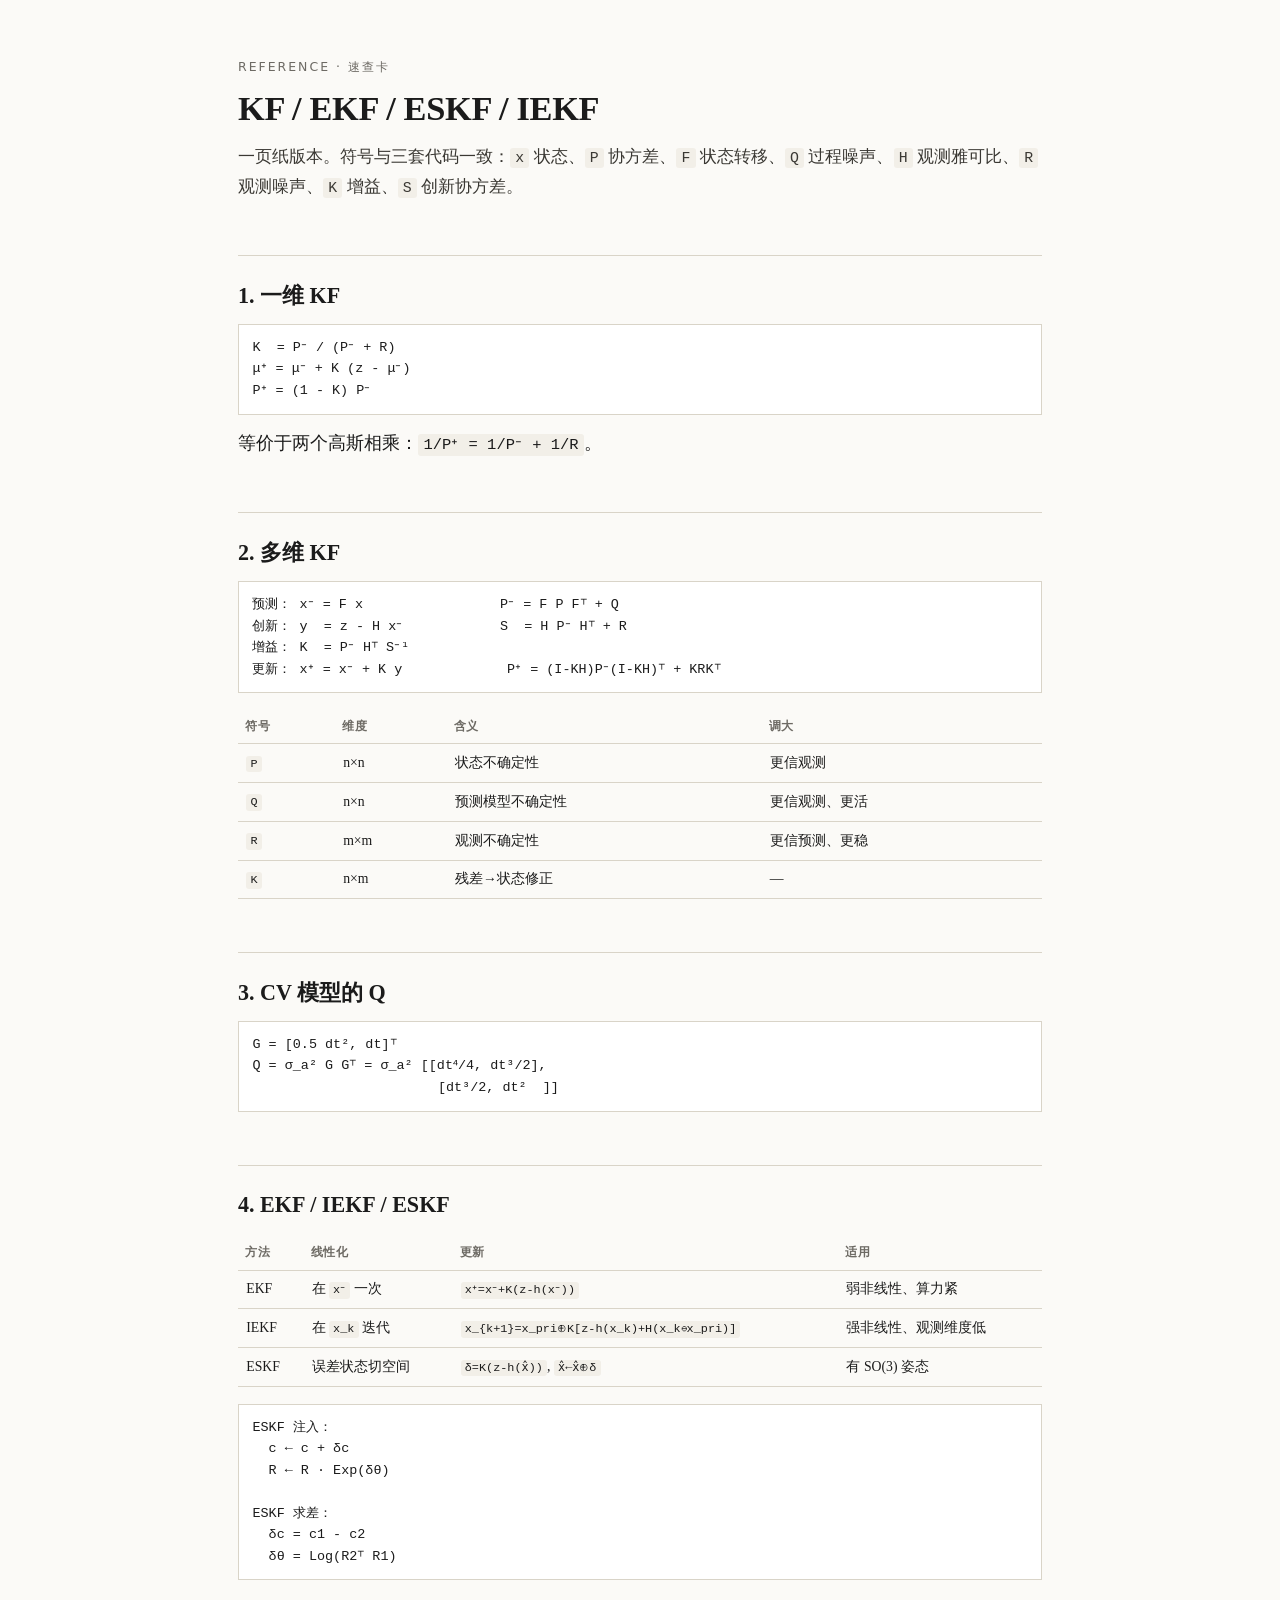
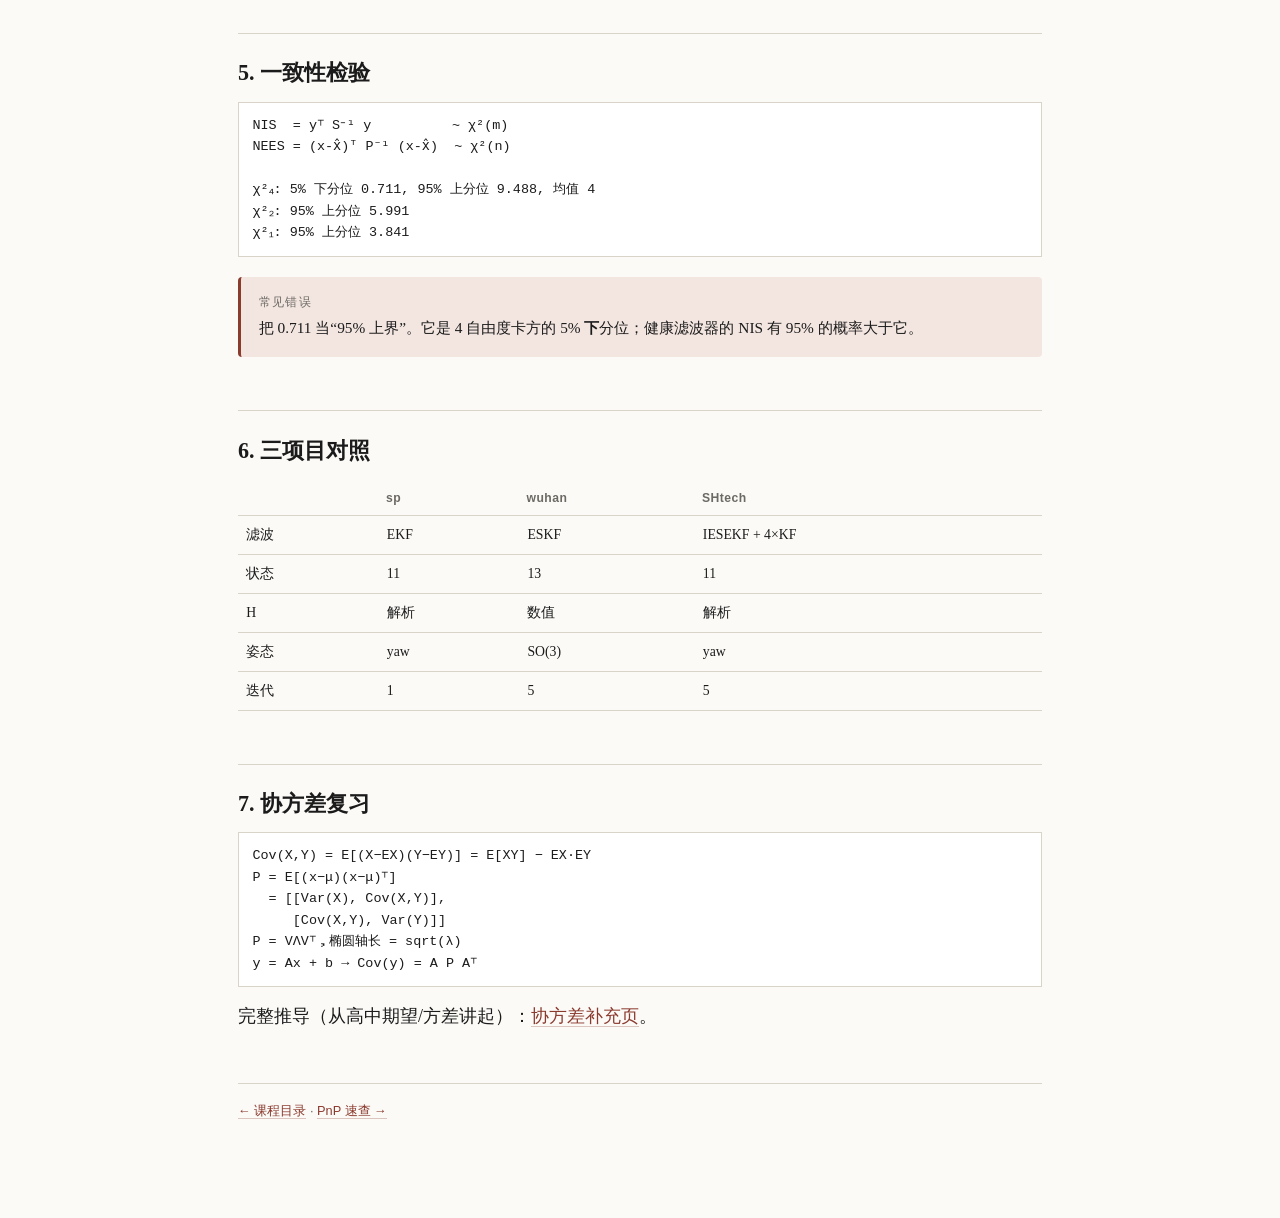
<file: reference/kf-cheatsheet.html>
<!doctype html>
<html lang="zh-CN"><head><meta charset="utf-8"><meta name="viewport" content="width=device-width, initial-scale=1">
<title>速查 · KF/EKF/ESKF/IEKF</title><link rel="stylesheet" href="../assets/course.css"></head>
<body><div class="wrap">
<p class="kicker">Reference · 速查卡</p>
<h1>KF / EKF / ESKF / IEKF</h1>
<p class="lede">一页纸版本。符号与三套代码一致：<code>x</code> 状态、<code>P</code> 协方差、<code>F</code> 状态转移、<code>Q</code> 过程噪声、<code>H</code> 观测雅可比、<code>R</code> 观测噪声、<code>K</code> 增益、<code>S</code> 创新协方差。</p>

<h2>1. 一维 KF</h2>
<pre class="formula">K  = P⁻ / (P⁻ + R)
μ⁺ = μ⁻ + K (z - μ⁻)
P⁺ = (1 - K) P⁻</pre>
<p>等价于两个高斯相乘：<code>1/P⁺ = 1/P⁻ + 1/R</code>。</p>

<h2>2. 多维 KF</h2>
<pre class="formula">预测： x⁻ = F x                 P⁻ = F P Fᵀ + Q
创新： y  = z - H x⁻            S  = H P⁻ Hᵀ + R
增益： K  = P⁻ Hᵀ S⁻¹
更新： x⁺ = x⁻ + K y             P⁺ = (I-KH)P⁻(I-KH)ᵀ + KRKᵀ</pre>

<table>
<tr><th>符号</th><th>维度</th><th>含义</th><th>调大</th></tr>
<tr><td><code>P</code></td><td>n×n</td><td>状态不确定性</td><td>更信观测</td></tr>
<tr><td><code>Q</code></td><td>n×n</td><td>预测模型不确定性</td><td>更信观测、更活</td></tr>
<tr><td><code>R</code></td><td>m×m</td><td>观测不确定性</td><td>更信预测、更稳</td></tr>
<tr><td><code>K</code></td><td>n×m</td><td>残差→状态修正</td><td>—</td></tr>
</table>

<h2>3. CV 模型的 Q</h2>
<pre class="formula">G = [0.5 dt², dt]ᵀ
Q = σ_a² G Gᵀ = σ_a² [[dt⁴/4, dt³/2],
                       [dt³/2, dt²  ]]</pre>

<h2>4. EKF / IEKF / ESKF</h2>
<table>
<tr><th>方法</th><th>线性化</th><th>更新</th><th>适用</th></tr>
<tr><td>EKF</td><td>在 <code>x⁻</code> 一次</td><td><code>x⁺=x⁻+K(z-h(x⁻))</code></td><td>弱非线性、算力紧</td></tr>
<tr><td>IEKF</td><td>在 <code>x_k</code> 迭代</td><td><code>x_{k+1}=x_pri⊕K[z-h(x_k)+H(x_k⊖x_pri)]</code></td><td>强非线性、观测维度低</td></tr>
<tr><td>ESKF</td><td>误差状态切空间</td><td><code>δ=K(z-h(x̂))</code>, <code>x̂←x̂⊕δ</code></td><td>有 SO(3) 姿态</td></tr>
</table>

<pre class="formula">ESKF 注入：
  c ← c + δc
  R ← R · Exp(δθ)

ESKF 求差：
  δc = c1 - c2
  δθ = Log(R2ᵀ R1)</pre>

<h2>5. 一致性检验</h2>
<pre class="formula">NIS  = yᵀ S⁻¹ y          ~ χ²(m)
NEES = (x-x̂)ᵀ P⁻¹ (x-x̂)  ~ χ²(n)

χ²₄: 5% 下分位 0.711, 95% 上分位 9.488, 均值 4
χ²₂: 95% 上分位 5.991
χ²₁: 95% 上分位 3.841</pre>

<div class="box pitfall"><span class="label">常见错误</span>
把 0.711 当“95% 上界”。它是 4 自由度卡方的 5% <strong>下</strong>分位；健康滤波器的 NIS 有 95% 的概率大于它。</div>

<h2>6. 三项目对照</h2>
<table>
<tr><th></th><th>sp</th><th>wuhan</th><th>SHtech</th></tr>
<tr><td>滤波</td><td>EKF</td><td>ESKF</td><td>IESEKF + 4×KF</td></tr>
<tr><td>状态</td><td>11</td><td>13</td><td>11</td></tr>
<tr><td>H</td><td>解析</td><td>数值</td><td>解析</td></tr>
<tr><td>姿态</td><td>yaw</td><td>SO(3)</td><td>yaw</td></tr>
<tr><td>迭代</td><td>1</td><td>5</td><td>5</td></tr>
</table>

<h2>7. 协方差复习</h2>
<pre class="formula">Cov(X,Y) = E[(X−EX)(Y−EY)] = E[XY] − EX·EY
P = E[(x−μ)(x−μ)ᵀ]
  = [[Var(X), Cov(X,Y)],
     [Cov(X,Y), Var(Y)]]
P = VΛVᵀ，椭圆轴长 = sqrt(λ)
y = Ax + b → Cov(y) = A P Aᵀ</pre>
<p>完整推导（从高中期望/方差讲起）：<a href="../lessons/0001b-covariance.html">协方差补充页</a>。</p>

<div class="footer"><a href="../README.md">← 课程目录</a> · <a href="pnp-cheatsheet.html">PnP 速查 →</a></div>
</div></body></html>
</file>
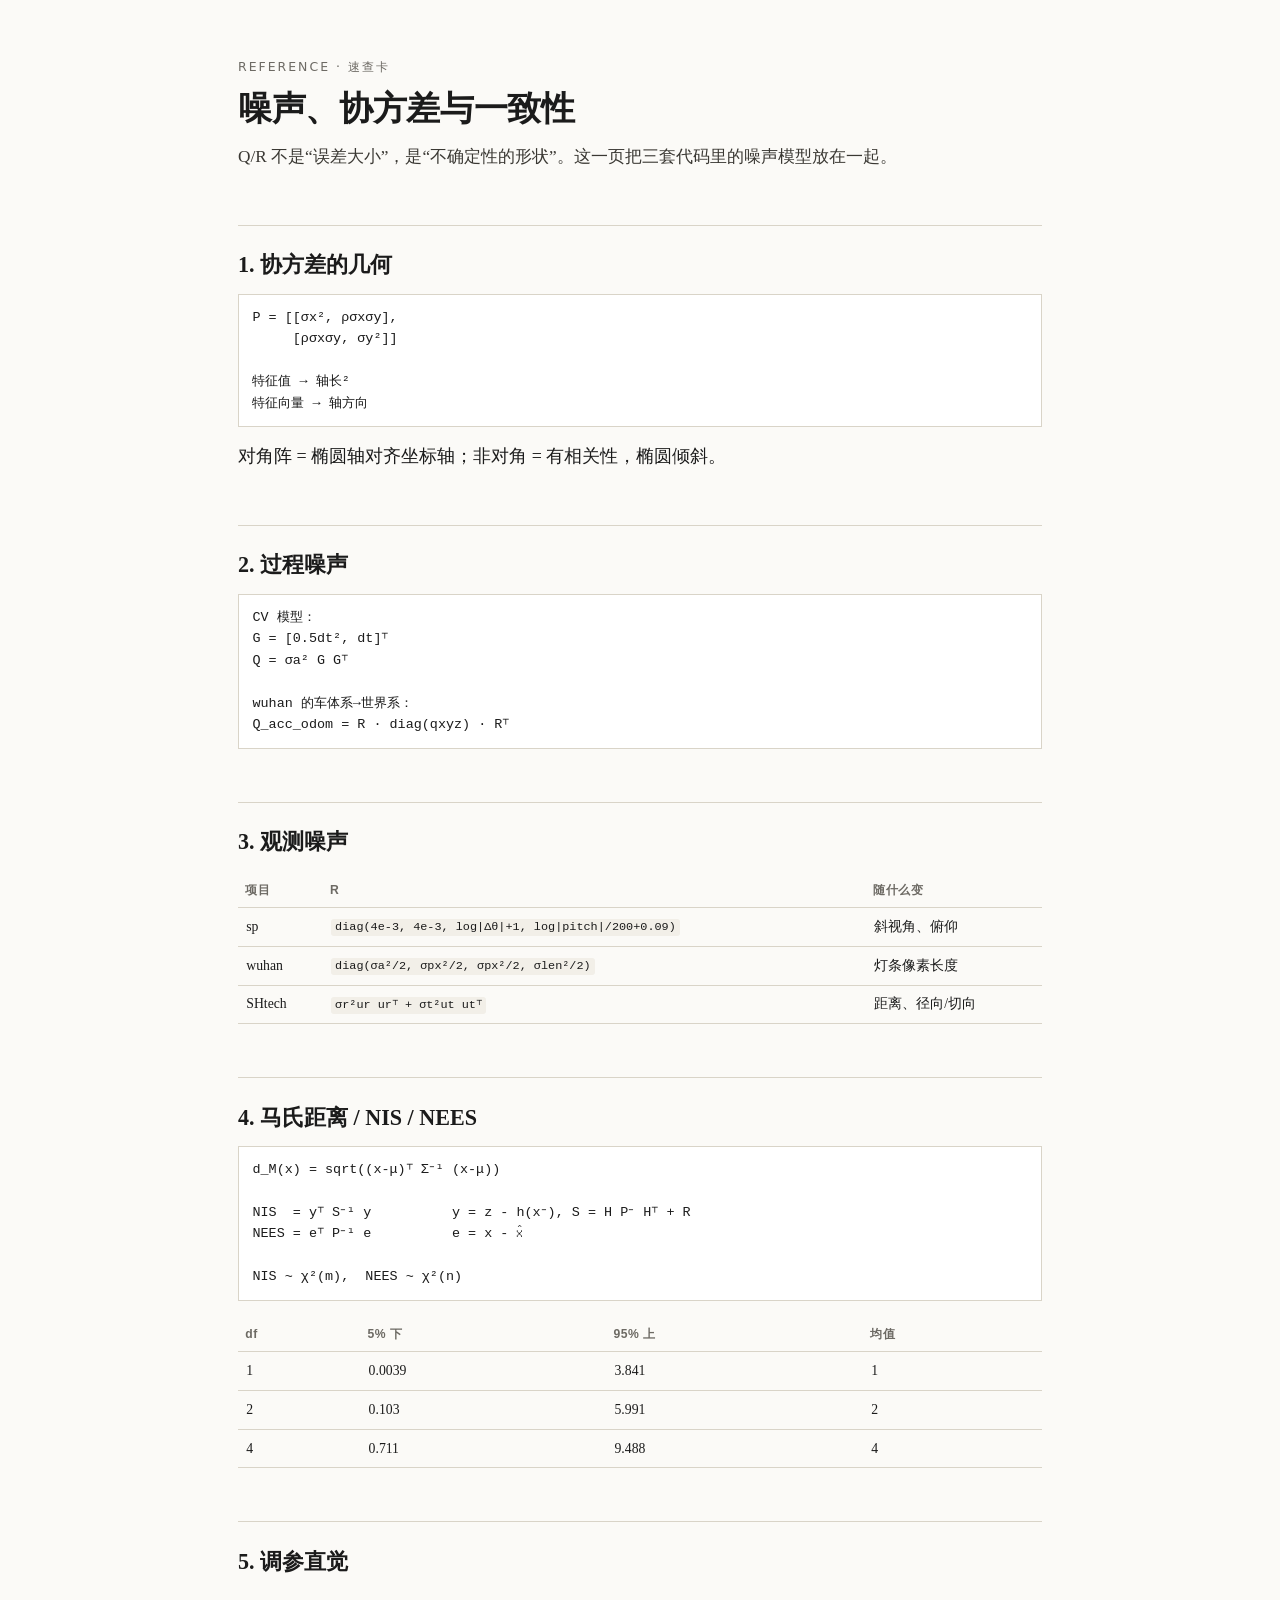
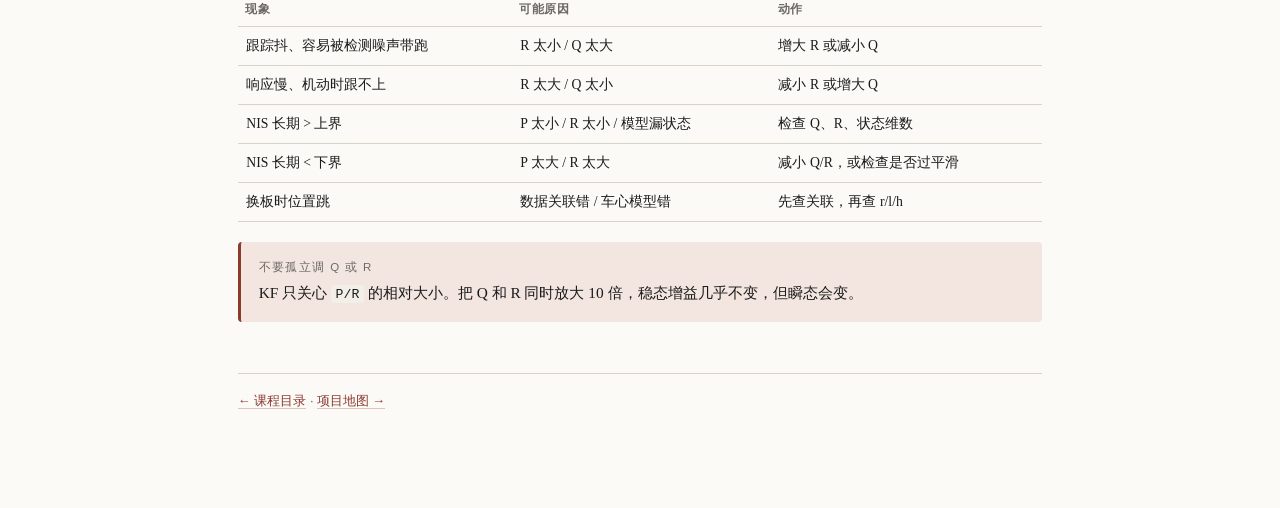
<file: reference/noise-cheatsheet.html>
<!doctype html>
<html lang="zh-CN"><head><meta charset="utf-8"><meta name="viewport" content="width=device-width, initial-scale=1">
<title>速查 · 噪声与协方差</title><link rel="stylesheet" href="../assets/course.css"></head>
<body><div class="wrap">
<p class="kicker">Reference · 速查卡</p>
<h1>噪声、协方差与一致性</h1>
<p class="lede">Q/R 不是“误差大小”，是“不确定性的形状”。这一页把三套代码里的噪声模型放在一起。</p>

<h2>1. 协方差的几何</h2>
<pre class="formula">P = [[σx², ρσxσy],
     [ρσxσy, σy²]]

特征值 → 轴长²
特征向量 → 轴方向</pre>
<p>对角阵 = 椭圆轴对齐坐标轴；非对角 = 有相关性，椭圆倾斜。</p>

<h2>2. 过程噪声</h2>
<pre class="formula">CV 模型：
G = [0.5dt², dt]ᵀ
Q = σa² G Gᵀ

wuhan 的车体系→世界系：
Q_acc_odom = R · diag(qxyz) · Rᵀ</pre>

<h2>3. 观测噪声</h2>
<table>
<tr><th>项目</th><th>R</th><th>随什么变</th></tr>
<tr><td>sp</td><td><code>diag(4e-3, 4e-3, log|Δθ|+1, log|pitch|/200+0.09)</code></td><td>斜视角、俯仰</td></tr>
<tr><td>wuhan</td><td><code>diag(σa²/2, σpx²/2, σpx²/2, σlen²/2)</code></td><td>灯条像素长度</td></tr>
<tr><td>SHtech</td><td><code>σr²ur urᵀ + σt²ut utᵀ</code></td><td>距离、径向/切向</td></tr>
</table>

<h2>4. 马氏距离 / NIS / NEES</h2>
<pre class="formula">d_M(x) = sqrt((x-μ)ᵀ Σ⁻¹ (x-μ))

NIS  = yᵀ S⁻¹ y          y = z - h(x⁻), S = H P⁻ Hᵀ + R
NEES = eᵀ P⁻¹ e          e = x - x̂

NIS ~ χ²(m),  NEES ~ χ²(n)</pre>

<table>
<tr><th>df</th><th>5% 下</th><th>95% 上</th><th>均值</th></tr>
<tr><td>1</td><td>0.0039</td><td>3.841</td><td>1</td></tr>
<tr><td>2</td><td>0.103</td><td>5.991</td><td>2</td></tr>
<tr><td>4</td><td>0.711</td><td>9.488</td><td>4</td></tr>
</table>

<h2>5. 调参直觉</h2>
<table>
<tr><th>现象</th><th>可能原因</th><th>动作</th></tr>
<tr><td>跟踪抖、容易被检测噪声带跑</td><td>R 太小 / Q 太大</td><td>增大 R 或减小 Q</td></tr>
<tr><td>响应慢、机动时跟不上</td><td>R 太大 / Q 太小</td><td>减小 R 或增大 Q</td></tr>
<tr><td>NIS 长期 > 上界</td><td>P 太小 / R 太小 / 模型漏状态</td><td>检查 Q、R、状态维数</td></tr>
<tr><td>NIS 长期 < 下界</td><td>P 太大 / R 太大</td><td>减小 Q/R，或检查是否过平滑</td></tr>
<tr><td>换板时位置跳</td><td>数据关联错 / 车心模型错</td><td>先查关联，再查 r/l/h</td></tr>
</table>

<div class="box pitfall"><span class="label">不要孤立调 Q 或 R</span>
KF 只关心 <code>P/R</code> 的相对大小。把 Q 和 R 同时放大 10 倍，稳态增益几乎不变，但瞬态会变。</div>

<div class="footer"><a href="../README.md">← 课程目录</a> · <a href="project-map.html">项目地图 →</a></div>
</div></body></html>
</file>
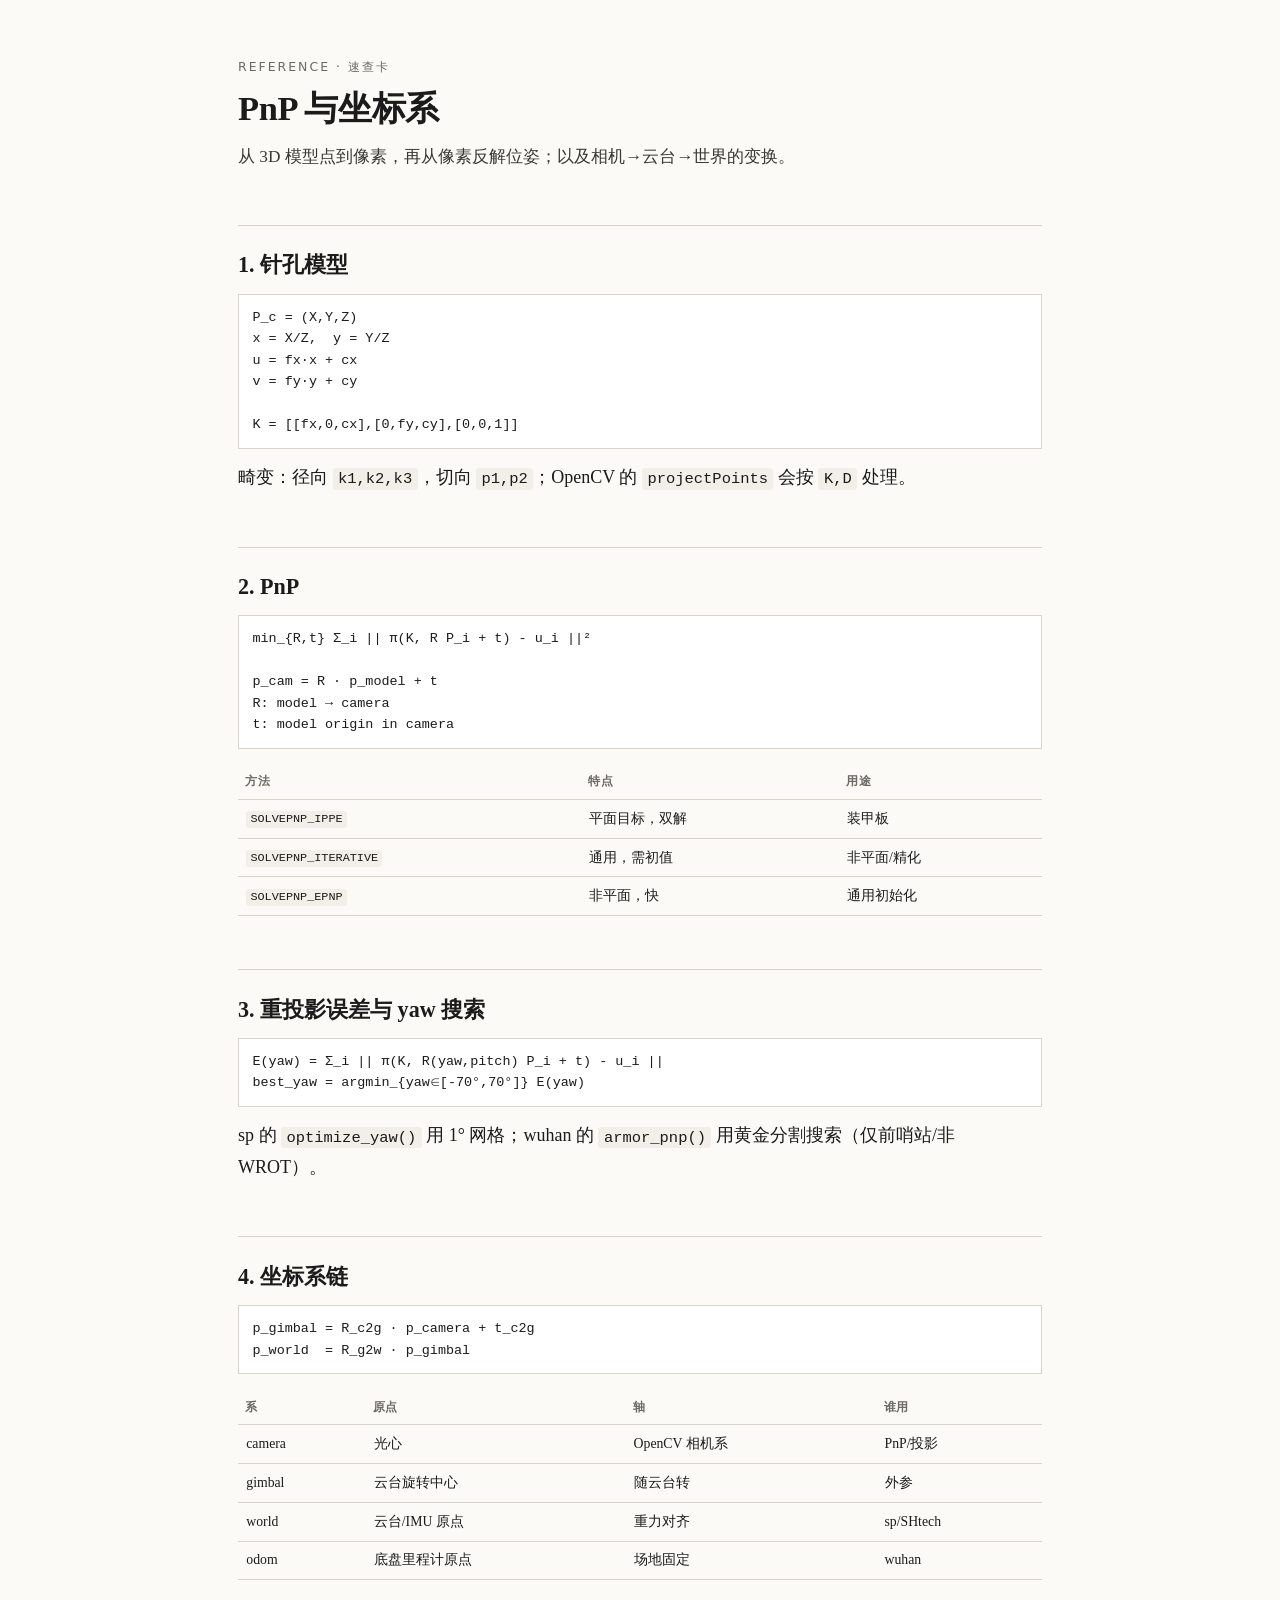
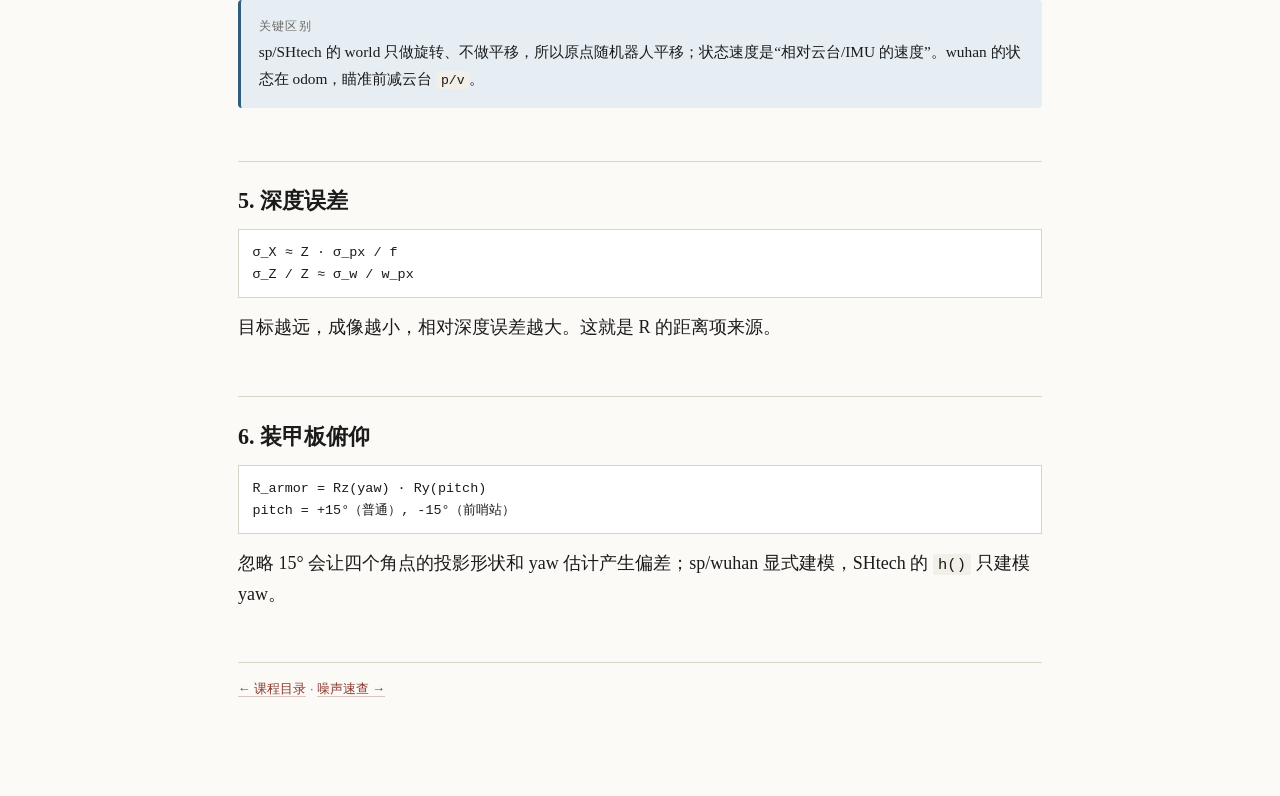
<file: reference/pnp-cheatsheet.html>
<!doctype html>
<html lang="zh-CN"><head><meta charset="utf-8"><meta name="viewport" content="width=device-width, initial-scale=1">
<title>速查 · PnP 与坐标系</title><link rel="stylesheet" href="../assets/course.css"></head>
<body><div class="wrap">
<p class="kicker">Reference · 速查卡</p>
<h1>PnP 与坐标系</h1>
<p class="lede">从 3D 模型点到像素，再从像素反解位姿；以及相机→云台→世界的变换。</p>

<h2>1. 针孔模型</h2>
<pre class="formula">P_c = (X,Y,Z)
x = X/Z,  y = Y/Z
u = fx·x + cx
v = fy·y + cy

K = [[fx,0,cx],[0,fy,cy],[0,0,1]]</pre>
<p>畸变：径向 <code>k1,k2,k3</code>，切向 <code>p1,p2</code>；OpenCV 的 <code>projectPoints</code> 会按 <code>K,D</code> 处理。</p>

<h2>2. PnP</h2>
<pre class="formula">min_{R,t} Σ_i || π(K, R P_i + t) - u_i ||²

p_cam = R · p_model + t
R: model → camera
t: model origin in camera</pre>

<table>
<tr><th>方法</th><th>特点</th><th>用途</th></tr>
<tr><td><code>SOLVEPNP_IPPE</code></td><td>平面目标，双解</td><td>装甲板</td></tr>
<tr><td><code>SOLVEPNP_ITERATIVE</code></td><td>通用，需初值</td><td>非平面/精化</td></tr>
<tr><td><code>SOLVEPNP_EPNP</code></td><td>非平面，快</td><td>通用初始化</td></tr>
</table>

<h2>3. 重投影误差与 yaw 搜索</h2>
<pre class="formula">E(yaw) = Σ_i || π(K, R(yaw,pitch) P_i + t) - u_i ||
best_yaw = argmin_{yaw∈[-70°,70°]} E(yaw)</pre>
<p>sp 的 <code>optimize_yaw()</code> 用 1° 网格；wuhan 的 <code>armor_pnp()</code> 用黄金分割搜索（仅前哨站/非 WROT）。</p>

<h2>4. 坐标系链</h2>
<pre class="formula">p_gimbal = R_c2g · p_camera + t_c2g
p_world  = R_g2w · p_gimbal</pre>

<table>
<tr><th>系</th><th>原点</th><th>轴</th><th>谁用</th></tr>
<tr><td>camera</td><td>光心</td><td>OpenCV 相机系</td><td>PnP/投影</td></tr>
<tr><td>gimbal</td><td>云台旋转中心</td><td>随云台转</td><td>外参</td></tr>
<tr><td>world</td><td>云台/IMU 原点</td><td>重力对齐</td><td>sp/SHtech</td></tr>
<tr><td>odom</td><td>底盘里程计原点</td><td>场地固定</td><td>wuhan</td></tr>
</table>

<div class="box mathbox"><span class="label">关键区别</span>
sp/SHtech 的 world 只做旋转、不做平移，所以原点随机器人平移；状态速度是“相对云台/IMU 的速度”。wuhan 的状态在 odom，瞄准前减云台 <code>p/v</code>。</div>

<h2>5. 深度误差</h2>
<pre class="formula">σ_X ≈ Z · σ_px / f
σ_Z / Z ≈ σ_w / w_px</pre>
<p>目标越远，成像越小，相对深度误差越大。这就是 R 的距离项来源。</p>

<h2>6. 装甲板俯仰</h2>
<pre class="formula">R_armor = Rz(yaw) · Ry(pitch)
pitch = +15°（普通）, -15°（前哨站）</pre>
<p>忽略 15° 会让四个角点的投影形状和 yaw 估计产生偏差；sp/wuhan 显式建模，SHtech 的 <code>h()</code> 只建模 yaw。</p>

<div class="footer"><a href="../README.md">← 课程目录</a> · <a href="noise-cheatsheet.html">噪声速查 →</a></div>
</div></body></html>
</file>
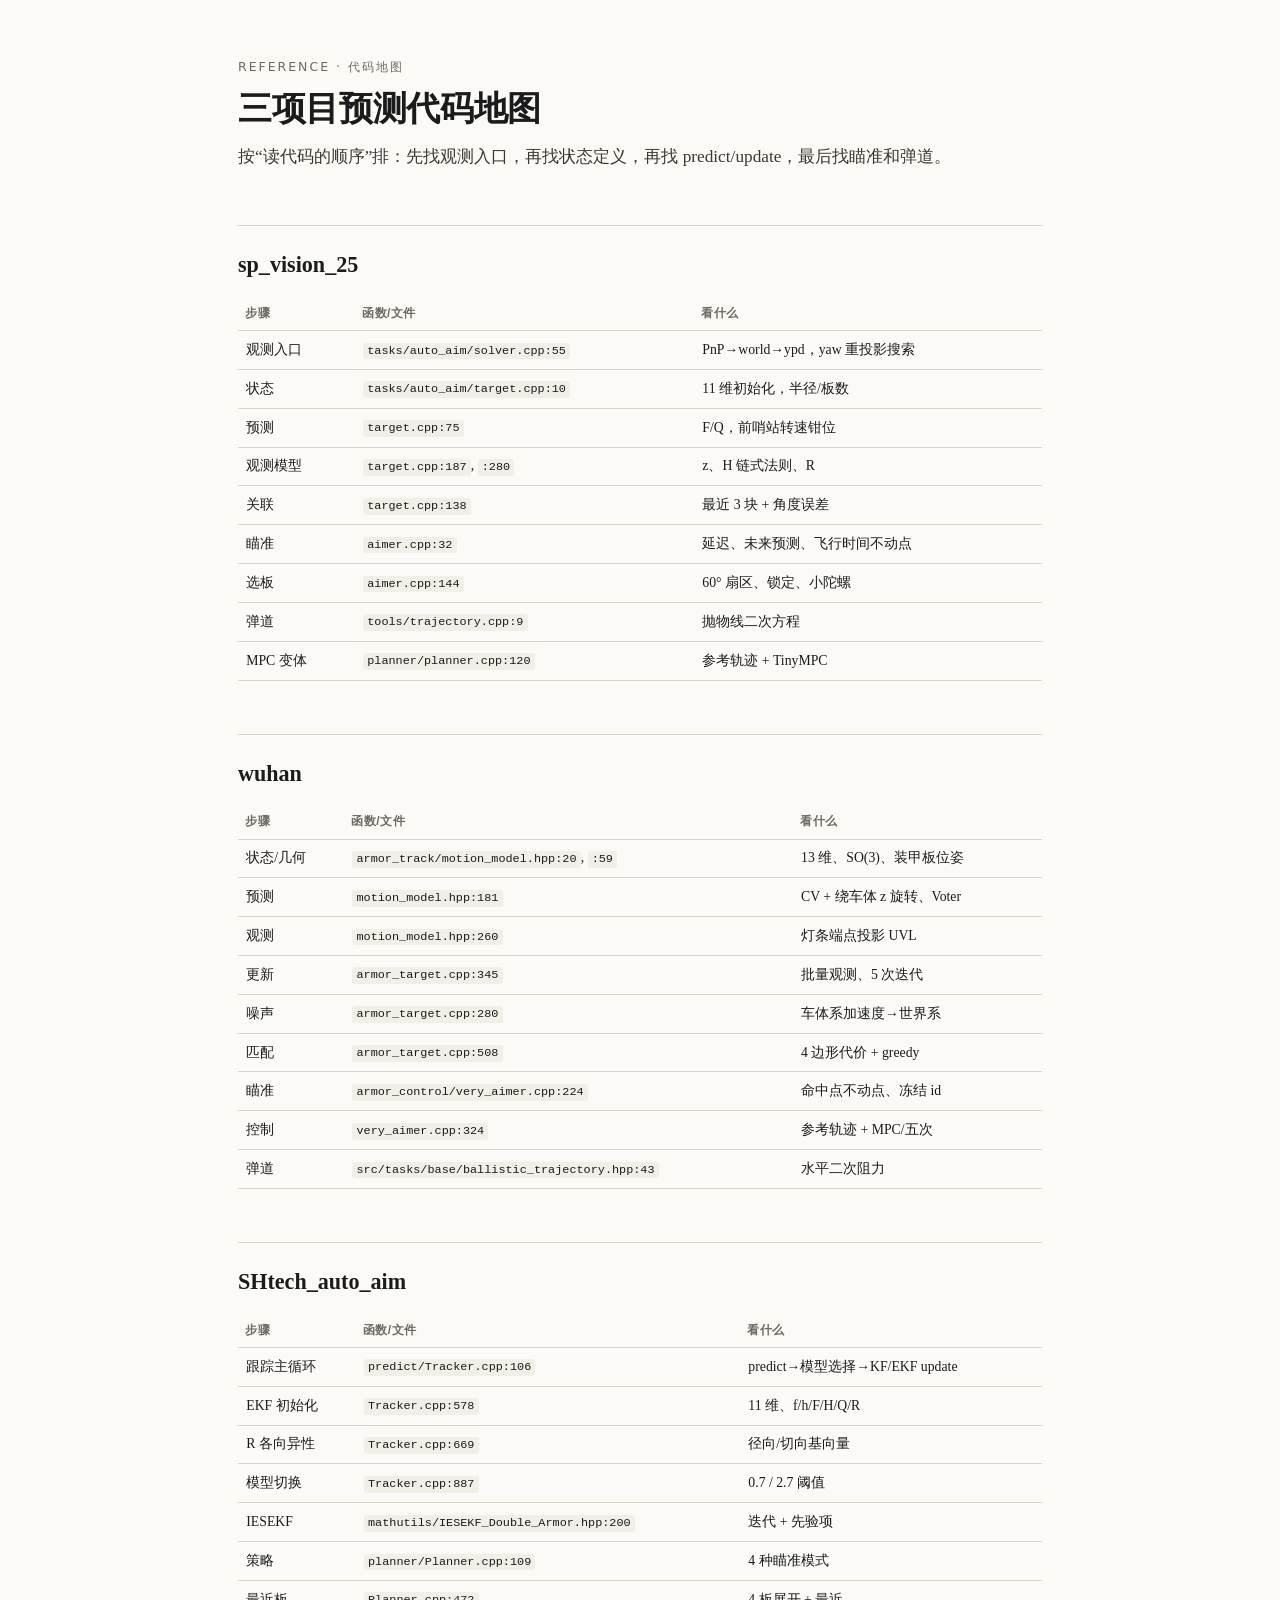
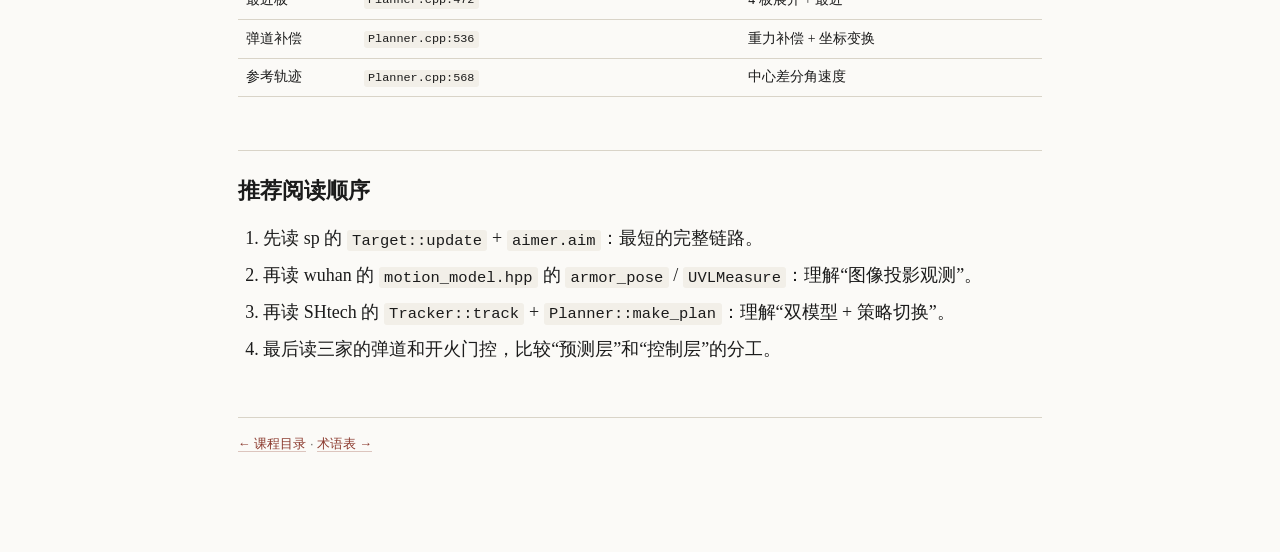
<file: reference/project-map.html>
<!doctype html>
<html lang="zh-CN"><head><meta charset="utf-8"><meta name="viewport" content="width=device-width, initial-scale=1">
<title>速查 · 三项目代码地图</title><link rel="stylesheet" href="../assets/course.css"></head>
<body><div class="wrap">
<p class="kicker">Reference · 代码地图</p>
<h1>三项目预测代码地图</h1>
<p class="lede">按“读代码的顺序”排：先找观测入口，再找状态定义，再找 predict/update，最后找瞄准和弹道。</p>

<h2>sp_vision_25</h2>
<table>
<tr><th>步骤</th><th>函数/文件</th><th>看什么</th></tr>
<tr><td>观测入口</td><td><code>tasks/auto_aim/solver.cpp:55</code></td><td>PnP→world→ypd，yaw 重投影搜索</td></tr>
<tr><td>状态</td><td><code>tasks/auto_aim/target.cpp:10</code></td><td>11 维初始化，半径/板数</td></tr>
<tr><td>预测</td><td><code>target.cpp:75</code></td><td>F/Q，前哨站转速钳位</td></tr>
<tr><td>观测模型</td><td><code>target.cpp:187</code>, <code>:280</code></td><td>z、H 链式法则、R</td></tr>
<tr><td>关联</td><td><code>target.cpp:138</code></td><td>最近 3 块 + 角度误差</td></tr>
<tr><td>瞄准</td><td><code>aimer.cpp:32</code></td><td>延迟、未来预测、飞行时间不动点</td></tr>
<tr><td>选板</td><td><code>aimer.cpp:144</code></td><td>60° 扇区、锁定、小陀螺</td></tr>
<tr><td>弹道</td><td><code>tools/trajectory.cpp:9</code></td><td>抛物线二次方程</td></tr>
<tr><td>MPC 变体</td><td><code>planner/planner.cpp:120</code></td><td>参考轨迹 + TinyMPC</td></tr>
</table>

<h2>wuhan</h2>
<table>
<tr><th>步骤</th><th>函数/文件</th><th>看什么</th></tr>
<tr><td>状态/几何</td><td><code>armor_track/motion_model.hpp:20</code>, <code>:59</code></td><td>13 维、SO(3)、装甲板位姿</td></tr>
<tr><td>预测</td><td><code>motion_model.hpp:181</code></td><td>CV + 绕车体 z 旋转、Voter</td></tr>
<tr><td>观测</td><td><code>motion_model.hpp:260</code></td><td>灯条端点投影 UVL</td></tr>
<tr><td>更新</td><td><code>armor_target.cpp:345</code></td><td>批量观测、5 次迭代</td></tr>
<tr><td>噪声</td><td><code>armor_target.cpp:280</code></td><td>车体系加速度→世界系</td></tr>
<tr><td>匹配</td><td><code>armor_target.cpp:508</code></td><td>4 边形代价 + greedy</td></tr>
<tr><td>瞄准</td><td><code>armor_control/very_aimer.cpp:224</code></td><td>命中点不动点、冻结 id</td></tr>
<tr><td>控制</td><td><code>very_aimer.cpp:324</code></td><td>参考轨迹 + MPC/五次</td></tr>
<tr><td>弹道</td><td><code>src/tasks/base/ballistic_trajectory.hpp:43</code></td><td>水平二次阻力</td></tr>
</table>

<h2>SHtech_auto_aim</h2>
<table>
<tr><th>步骤</th><th>函数/文件</th><th>看什么</th></tr>
<tr><td>跟踪主循环</td><td><code>predict/Tracker.cpp:106</code></td><td>predict→模型选择→KF/EKF update</td></tr>
<tr><td>EKF 初始化</td><td><code>Tracker.cpp:578</code></td><td>11 维、f/h/F/H/Q/R</td></tr>
<tr><td>R 各向异性</td><td><code>Tracker.cpp:669</code></td><td>径向/切向基向量</td></tr>
<tr><td>模型切换</td><td><code>Tracker.cpp:887</code></td><td>0.7 / 2.7 阈值</td></tr>
<tr><td>IESEKF</td><td><code>mathutils/IESEKF_Double_Armor.hpp:200</code></td><td>迭代 + 先验项</td></tr>
<tr><td>策略</td><td><code>planner/Planner.cpp:109</code></td><td>4 种瞄准模式</td></tr>
<tr><td>最近板</td><td><code>Planner.cpp:472</code></td><td>4 板展开 + 最近</td></tr>
<tr><td>弹道补偿</td><td><code>Planner.cpp:536</code></td><td>重力补偿 + 坐标变换</td></tr>
<tr><td>参考轨迹</td><td><code>Planner.cpp:568</code></td><td>中心差分角速度</td></tr>
</table>

<h2>推荐阅读顺序</h2>
<ol>
<li>先读 sp 的 <code>Target::update</code> + <code>aimer.aim</code>：最短的完整链路。</li>
<li>再读 wuhan 的 <code>motion_model.hpp</code> 的 <code>armor_pose</code> / <code>UVLMeasure</code>：理解“图像投影观测”。</li>
<li>再读 SHtech 的 <code>Tracker::track</code> + <code>Planner::make_plan</code>：理解“双模型 + 策略切换”。</li>
<li>最后读三家的弹道和开火门控，比较“预测层”和“控制层”的分工。</li>
</ol>

<div class="footer"><a href="../README.md">← 课程目录</a> · <a href="glossary.html">术语表 →</a></div>
</div></body></html>
</file>
<file: assets/course.css>
:root{
  --paper:#fbfaf7;
  --ink:#1b1b1b;
  --muted:#6d6a64;
  --rule:#d9d4c8;
  --accent:#8b3a2e;
  --accent-soft:#f3e6e1;
  --blue:#2f5d7c;
  --blue-soft:#e6eef4;
  --green:#3f6b4a;
  --green-soft:#e8f0ea;
  --code:#f2efe8;
  --max:860px;
}
*{box-sizing:border-box}
html{scroll-behavior:smooth}
body{
  margin:0;background:var(--paper);color:var(--ink);
  font-family:"Noto Serif CJK SC","Noto Serif CJK JP","Songti SC",Georgia,serif;
  font-size:18px;line-height:1.75;
  -webkit-font-smoothing:antialiased;
}
.wrap{max-width:var(--max);margin:0 auto;padding:56px 28px 96px}
a{color:var(--accent);text-decoration:none;border-bottom:1px solid rgba(139,58,46,.28)}
a:hover{border-bottom-color:var(--accent)}
.kicker{font-family:"Noto Sans CJK SC","Noto Sans CJK JP",system-ui,sans-serif;
  font-size:.78rem;letter-spacing:.16em;text-transform:uppercase;color:var(--muted);margin:0 0 10px}
h1{font-size:2.15rem;line-height:1.22;margin:.1em 0 .35em;font-weight:700;letter-spacing:-.01em}
h2{font-size:1.38rem;margin:2.4em 0 .55em;line-height:1.35;border-top:1px solid var(--rule);padding-top:1.1em}
h3{font-size:1.08rem;margin:1.7em 0 .35em;color:var(--blue)}
.lede{font-size:1.08rem;color:#3a3833;margin:0 0 1.6em}
.meta{font-family:"Noto Sans CJK SC",sans-serif;font-size:.82rem;color:var(--muted);margin-bottom:2.2em}
.meta span{margin-right:1.4em}
p{margin:.65em 0}
ul,ol{padding-left:1.4em}
li{margin:.3em 0}
code{font-family:"JetBrains Mono","Noto Sans Mono CJK SC",ui-monospace,monospace;
  font-size:.86em;background:var(--code);padding:.12em .35em;border-radius:3px}
pre{background:var(--code);padding:1.05em 1.15em;overflow-x:auto;border-left:3px solid var(--rule);
  font-size:.84rem;line-height:1.55;margin:1.1em 0}
pre code{background:none;padding:0;font-size:1em}
blockquote{margin:1.2em 0;padding:.2em 1.1em;border-left:3px solid var(--accent);color:#45423c}
figure{margin:1.6em 0;text-align:center}
figure img{max-width:100%;height:auto;border:1px solid #eee7da;background:#fff}
figcaption{font-family:"Noto Sans CJK SC",sans-serif;font-size:.8rem;color:var(--muted);
  margin-top:.55em;text-align:left;line-height:1.55}
.box{padding:1em 1.15em;margin:1.3em 0;border-radius:4px;font-size:.96rem}
.win{background:var(--green-soft);border-left:3px solid var(--green)}
.pitfall{background:var(--accent-soft);border-left:3px solid var(--accent)}
.mathbox{background:var(--blue-soft);border-left:3px solid var(--blue)}
.box .label{display:block;font-family:"Noto Sans CJK SC",sans-serif;font-size:.72rem;
  letter-spacing:.12em;text-transform:uppercase;color:var(--muted);margin-bottom:.25em}
.sidenote{float:right;clear:right;width:230px;margin:.4em -270px 1em 1.5em;
  font-family:"Noto Sans CJK SC",sans-serif;font-size:.76rem;line-height:1.5;color:var(--muted)}
@media (max-width:1180px){.sidenote{float:none;width:auto;margin:1em 0;padding-left:1em;border-left:2px solid var(--rule)}}
table{border-collapse:collapse;width:100%;margin:1.2em 0;font-size:.86rem}
th,td{text-align:left;padding:.5em .6em;border-bottom:1px solid var(--rule);vertical-align:top}
th{font-family:"Noto Sans CJK SC",sans-serif;font-size:.76rem;letter-spacing:.04em;color:var(--muted);font-weight:600}
.formula{font-family:"JetBrains Mono",ui-monospace,monospace;background:#fff;border:1px solid var(--rule);
  padding:.9em 1em;overflow-x:auto;font-size:.84rem;line-height:1.6;margin:1em 0}
.quiz{background:#fff;border:1px solid var(--rule);border-radius:6px;padding:1.1em 1.2em;margin:1.5em 0}
.quiz p.q{font-weight:700;margin:.1em 0 .7em}
.quiz button{display:block;width:100%;text-align:left;margin:.4em 0;padding:.6em .75em;
  background:#faf8f2;border:1px solid var(--rule);border-radius:4px;font:inherit;font-size:.9rem;cursor:pointer}
.quiz button:hover{border-color:var(--blue);background:#f4f8fb}
.quiz button.correct{border-color:var(--green);background:var(--green-soft)}
.quiz button.wrong{border-color:var(--accent);background:var(--accent-soft)}
.quiz .feedback{font-family:"Noto Sans CJK SC",sans-serif;font-size:.82rem;color:var(--muted);margin-top:.6em;min-height:1.2em}
.quiz .feedback.ok{color:var(--green)}
.quiz .feedback.no{color:var(--accent)}
.footer{margin-top:4em;padding-top:1.2em;border-top:1px solid var(--rule);
  font-family:"Noto Sans CJK SC",sans-serif;font-size:.8rem;color:var(--muted)}
.lesson-nav{display:flex;justify-content:space-between;gap:1em;margin-top:2.2em;
  font-family:"Noto Sans CJK SC",sans-serif;font-size:.82rem}
.lesson-nav a{border:none;color:var(--blue)}
.card-grid{display:grid;grid-template-columns:repeat(auto-fit,minmax(240px,1fr));gap:1em;margin:1.4em 0}
.card{background:#fff;border:1px solid var(--rule);border-radius:6px;padding:1em 1.1em}
.card h3{margin:.1em 0 .3em;color:var(--ink)}
.card p{font-size:.86rem;color:var(--muted);margin:.2em 0}
.tag{display:inline-block;font-family:"Noto Sans CJK SC",sans-serif;font-size:.68rem;
  letter-spacing:.06em;padding:.15em .5em;border-radius:99px;background:var(--blue-soft);color:var(--blue);margin-right:.3em}
hr{border:none;border-top:1px solid var(--rule);margin:2.2em 0}
.small{font-size:.82rem;color:var(--muted)}
@media print{
  body{background:#fff;font-size:11pt}
  .wrap{max-width:none;padding:0}
  .quiz,.lesson-nav{display:none}
  a{color:var(--ink);border:none}
  h2{break-after:avoid}
  figure{break-inside:avoid}
}
</file>
